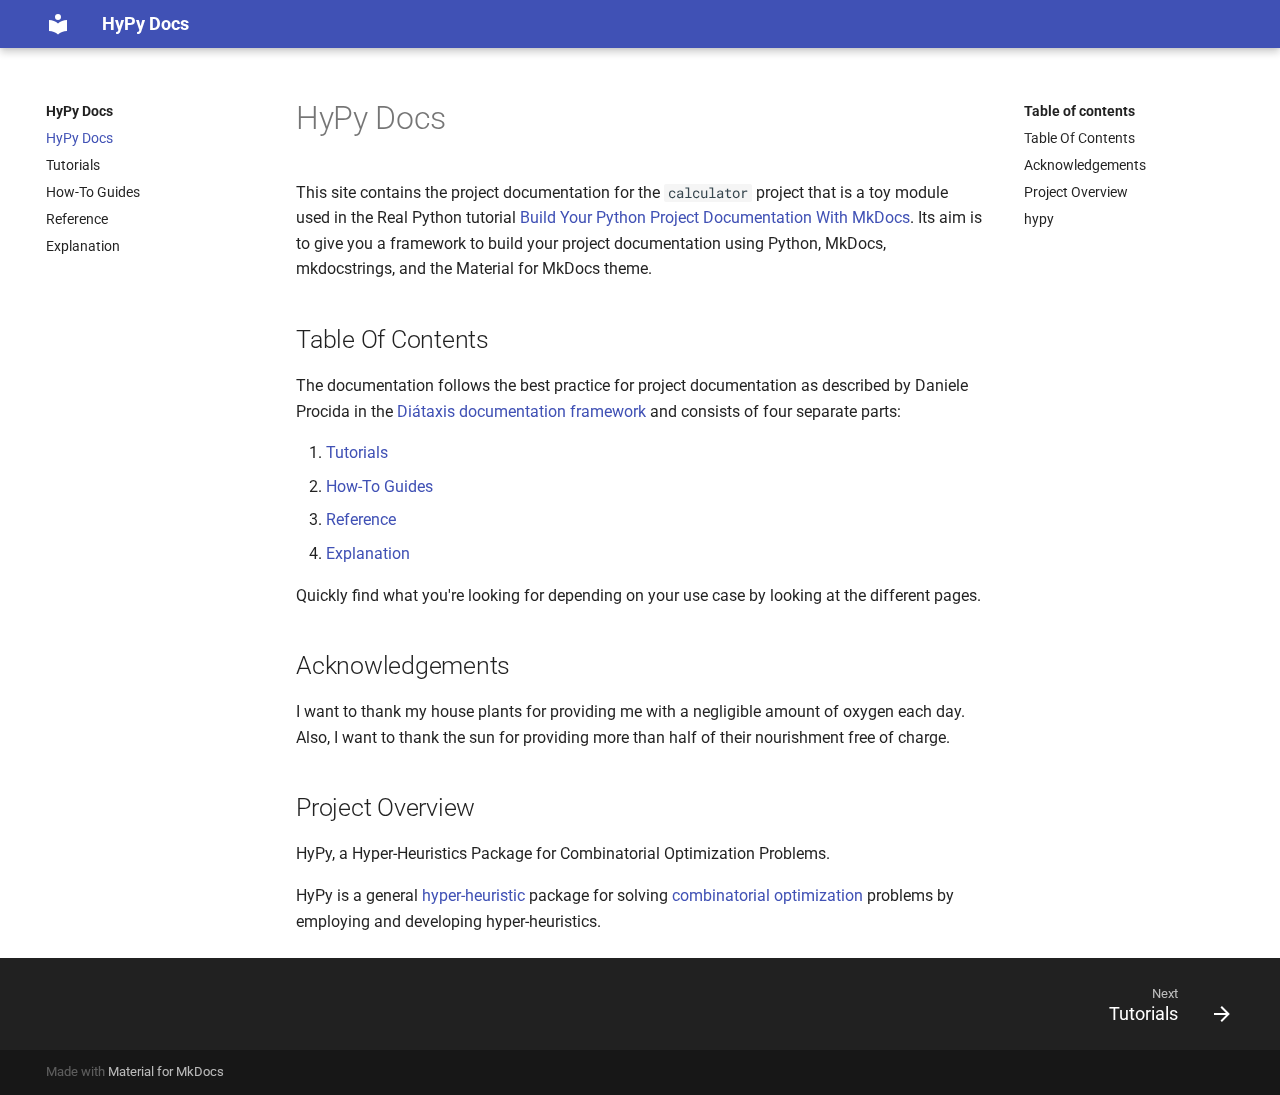
<file: index.html>
<!doctype html>
<html lang="en" class="no-js">
  <head>
    
      <meta charset="utf-8">
      <meta name="viewport" content="width=device-width,initial-scale=1">
      
      
      
      <link rel="icon" href="assets/images/favicon.png">
      <meta name="generator" content="mkdocs-1.4.2, mkdocs-material-8.5.8">
    
    
      
        <title>HyPy Docs</title>
      
    
    
      <link rel="stylesheet" href="assets/stylesheets/main.20d9efc8.min.css">
      
        
        <link rel="stylesheet" href="assets/stylesheets/palette.815d1a91.min.css">
        
      
      

    
    
    
      
        
        
        <link rel="preconnect" href="https://fonts.gstatic.com" crossorigin>
        <link rel="stylesheet" href="https://fonts.googleapis.com/css?family=Roboto:300,300i,400,400i,700,700i%7CRoboto+Mono:400,400i,700,700i&display=fallback">
        <style>:root{--md-text-font:"Roboto";--md-code-font:"Roboto Mono"}</style>
      
    
    
      <link rel="stylesheet" href="assets/_mkdocstrings.css">
    
    <script>__md_scope=new URL(".",location),__md_hash=e=>[...e].reduce((e,_)=>(e<<5)-e+_.charCodeAt(0),0),__md_get=(e,_=localStorage,t=__md_scope)=>JSON.parse(_.getItem(t.pathname+"."+e)),__md_set=(e,_,t=localStorage,a=__md_scope)=>{try{t.setItem(a.pathname+"."+e,JSON.stringify(_))}catch(e){}}</script>
    
      

    
    
    
  </head>
  
  
    
    
    
    
    
    <body dir="ltr" data-md-color-scheme="" data-md-color-primary="none" data-md-color-accent="none">
  
    
    
    <input class="md-toggle" data-md-toggle="drawer" type="checkbox" id="__drawer" autocomplete="off">
    <input class="md-toggle" data-md-toggle="search" type="checkbox" id="__search" autocomplete="off">
    <label class="md-overlay" for="__drawer"></label>
    <div data-md-component="skip">
      
        
        <a href="#table-of-contents" class="md-skip">
          Skip to content
        </a>
      
    </div>
    <div data-md-component="announce">
      
    </div>
    
    
      

<header class="md-header" data-md-component="header">
  <nav class="md-header__inner md-grid" aria-label="Header">
    <a href="." title="HyPy Docs" class="md-header__button md-logo" aria-label="HyPy Docs" data-md-component="logo">
      
  
  <svg xmlns="http://www.w3.org/2000/svg" viewBox="0 0 24 24"><path d="M12 8a3 3 0 0 0 3-3 3 3 0 0 0-3-3 3 3 0 0 0-3 3 3 3 0 0 0 3 3m0 3.54C9.64 9.35 6.5 8 3 8v11c3.5 0 6.64 1.35 9 3.54 2.36-2.19 5.5-3.54 9-3.54V8c-3.5 0-6.64 1.35-9 3.54Z"/></svg>

    </a>
    <label class="md-header__button md-icon" for="__drawer">
      <svg xmlns="http://www.w3.org/2000/svg" viewBox="0 0 24 24"><path d="M3 6h18v2H3V6m0 5h18v2H3v-2m0 5h18v2H3v-2Z"/></svg>
    </label>
    <div class="md-header__title" data-md-component="header-title">
      <div class="md-header__ellipsis">
        <div class="md-header__topic">
          <span class="md-ellipsis">
            HyPy Docs
          </span>
        </div>
        <div class="md-header__topic" data-md-component="header-topic">
          <span class="md-ellipsis">
            
              HyPy Docs
            
          </span>
        </div>
      </div>
    </div>
    
    
    
    
  </nav>
  
</header>
    
    <div class="md-container" data-md-component="container">
      
      
        
          
        
      
      <main class="md-main" data-md-component="main">
        <div class="md-main__inner md-grid">
          
            
              
              <div class="md-sidebar md-sidebar--primary" data-md-component="sidebar" data-md-type="navigation" >
                <div class="md-sidebar__scrollwrap">
                  <div class="md-sidebar__inner">
                    


<nav class="md-nav md-nav--primary" aria-label="Navigation" data-md-level="0">
  <label class="md-nav__title" for="__drawer">
    <a href="." title="HyPy Docs" class="md-nav__button md-logo" aria-label="HyPy Docs" data-md-component="logo">
      
  
  <svg xmlns="http://www.w3.org/2000/svg" viewBox="0 0 24 24"><path d="M12 8a3 3 0 0 0 3-3 3 3 0 0 0-3-3 3 3 0 0 0-3 3 3 3 0 0 0 3 3m0 3.54C9.64 9.35 6.5 8 3 8v11c3.5 0 6.64 1.35 9 3.54 2.36-2.19 5.5-3.54 9-3.54V8c-3.5 0-6.64 1.35-9 3.54Z"/></svg>

    </a>
    HyPy Docs
  </label>
  
  <ul class="md-nav__list" data-md-scrollfix>
    
      
      
      

  
  
    
  
  
    <li class="md-nav__item md-nav__item--active">
      
      <input class="md-nav__toggle md-toggle" data-md-toggle="toc" type="checkbox" id="__toc">
      
      
      
        <label class="md-nav__link md-nav__link--active" for="__toc">
          HyPy Docs
          <span class="md-nav__icon md-icon"></span>
        </label>
      
      <a href="." class="md-nav__link md-nav__link--active">
        HyPy Docs
      </a>
      
        

<nav class="md-nav md-nav--secondary" aria-label="Table of contents">
  
  
  
  
    <label class="md-nav__title" for="__toc">
      <span class="md-nav__icon md-icon"></span>
      Table of contents
    </label>
    <ul class="md-nav__list" data-md-component="toc" data-md-scrollfix>
      
        <li class="md-nav__item">
  <a href="#table-of-contents" class="md-nav__link">
    Table Of Contents
  </a>
  
</li>
      
        <li class="md-nav__item">
  <a href="#acknowledgements" class="md-nav__link">
    Acknowledgements
  </a>
  
</li>
      
        <li class="md-nav__item">
  <a href="#project-overview" class="md-nav__link">
    Project Overview
  </a>
  
</li>
      
        <li class="md-nav__item">
  <a href="#hypy" class="md-nav__link">
    hypy
  </a>
  
</li>
      
    </ul>
  
</nav>
      
    </li>
  

    
      
      
      

  
  
  
    <li class="md-nav__item">
      <a href="tutorials/" class="md-nav__link">
        Tutorials
      </a>
    </li>
  

    
      
      
      

  
  
  
    <li class="md-nav__item">
      <a href="how-to-guides/" class="md-nav__link">
        How-To Guides
      </a>
    </li>
  

    
      
      
      

  
  
  
    <li class="md-nav__item">
      <a href="reference/" class="md-nav__link">
        Reference
      </a>
    </li>
  

    
      
      
      

  
  
  
    <li class="md-nav__item">
      <a href="explanation/" class="md-nav__link">
        Explanation
      </a>
    </li>
  

    
  </ul>
</nav>
                  </div>
                </div>
              </div>
            
            
              
              <div class="md-sidebar md-sidebar--secondary" data-md-component="sidebar" data-md-type="toc" >
                <div class="md-sidebar__scrollwrap">
                  <div class="md-sidebar__inner">
                    

<nav class="md-nav md-nav--secondary" aria-label="Table of contents">
  
  
  
  
    <label class="md-nav__title" for="__toc">
      <span class="md-nav__icon md-icon"></span>
      Table of contents
    </label>
    <ul class="md-nav__list" data-md-component="toc" data-md-scrollfix>
      
        <li class="md-nav__item">
  <a href="#table-of-contents" class="md-nav__link">
    Table Of Contents
  </a>
  
</li>
      
        <li class="md-nav__item">
  <a href="#acknowledgements" class="md-nav__link">
    Acknowledgements
  </a>
  
</li>
      
        <li class="md-nav__item">
  <a href="#project-overview" class="md-nav__link">
    Project Overview
  </a>
  
</li>
      
        <li class="md-nav__item">
  <a href="#hypy" class="md-nav__link">
    hypy
  </a>
  
</li>
      
    </ul>
  
</nav>
                  </div>
                </div>
              </div>
            
          
          
            <div class="md-content" data-md-component="content">
              <article class="md-content__inner md-typeset">
                
                  


  <h1>HyPy Docs</h1>

<p>This site contains the project documentation for the
<code>calculator</code> project that is a toy module used in the
Real Python tutorial
<a href="https://realpython.com/python-project-documentation-with-mkdocs/">Build Your Python Project Documentation With MkDocs</a>.
Its aim is to give you a framework to build your
project documentation using Python, MkDocs,
mkdocstrings, and the Material for MkDocs theme.</p>
<h2 id="table-of-contents">Table Of Contents</h2>
<p>The documentation follows the best practice for
project documentation as described by Daniele Procida
in the <a href="https://diataxis.fr/">Diátaxis documentation framework</a>
and consists of four separate parts:</p>
<ol>
<li><a href="tutorials/">Tutorials</a></li>
<li><a href="how-to-guides/">How-To Guides</a></li>
<li><a href="reference/">Reference</a></li>
<li><a href="explanation/">Explanation</a></li>
</ol>
<p>Quickly find what you're looking for depending on
your use case by looking at the different pages.</p>
<h2 id="acknowledgements">Acknowledgements</h2>
<p>I want to thank my house plants for providing me with
a negligible amount of oxygen each day. Also, I want
to thank the sun for providing more than half of their
nourishment free of charge.</p>
<h2 id="project-overview">Project Overview</h2>


<div class="doc doc-object doc-module">


<a id="hypy"></a>
  <div class="doc doc-contents first">
  
      <p>HyPy, a Hyper-Heuristics Package for Combinatorial Optimization Problems.</p>
<p>HyPy is a general <a href="https://en.wikipedia.org/wiki/Hyper-heuristic">hyper-heuristic</a>
package for solving <a href="https://en.wikipedia.org/wiki/Combinatorial_optimization">combinatorial optimization</a>
problems by employing and developing hyper-heuristics.</p>

  

  <div class="doc doc-children">











  </div>

  </div>

</div>





                
              </article>
            </div>
          
          
        </div>
        
      </main>
      
        <footer class="md-footer">
  
    
    <nav class="md-footer__inner md-grid" aria-label="Footer" >
      
      
        
        <a href="tutorials/" class="md-footer__link md-footer__link--next" aria-label="Next: Tutorials" rel="next">
          <div class="md-footer__title">
            <div class="md-ellipsis">
              <span class="md-footer__direction">
                Next
              </span>
              Tutorials
            </div>
          </div>
          <div class="md-footer__button md-icon">
            <svg xmlns="http://www.w3.org/2000/svg" viewBox="0 0 24 24"><path d="M4 11v2h12l-5.5 5.5 1.42 1.42L19.84 12l-7.92-7.92L10.5 5.5 16 11H4Z"/></svg>
          </div>
        </a>
      
    </nav>
  
  <div class="md-footer-meta md-typeset">
    <div class="md-footer-meta__inner md-grid">
      <div class="md-copyright">
  
  
    Made with
    <a href="https://squidfunk.github.io/mkdocs-material/" target="_blank" rel="noopener">
      Material for MkDocs
    </a>
  
</div>
      
    </div>
  </div>
</footer>
      
    </div>
    <div class="md-dialog" data-md-component="dialog">
      <div class="md-dialog__inner md-typeset"></div>
    </div>
    
    <script id="__config" type="application/json">{"base": ".", "features": [], "search": "assets/javascripts/workers/search.16e2a7d4.min.js", "translations": {"clipboard.copied": "Copied to clipboard", "clipboard.copy": "Copy to clipboard", "search.config.lang": "en", "search.config.pipeline": "trimmer, stopWordFilter", "search.config.separator": "[\\s\\-]+", "search.placeholder": "Search", "search.result.more.one": "1 more on this page", "search.result.more.other": "# more on this page", "search.result.none": "No matching documents", "search.result.one": "1 matching document", "search.result.other": "# matching documents", "search.result.placeholder": "Type to start searching", "search.result.term.missing": "Missing", "select.version.title": "Select version"}}</script>
    
    
      <script src="assets/javascripts/bundle.d6c3db9e.min.js"></script>
      
    
  </body>
</html>
</file>
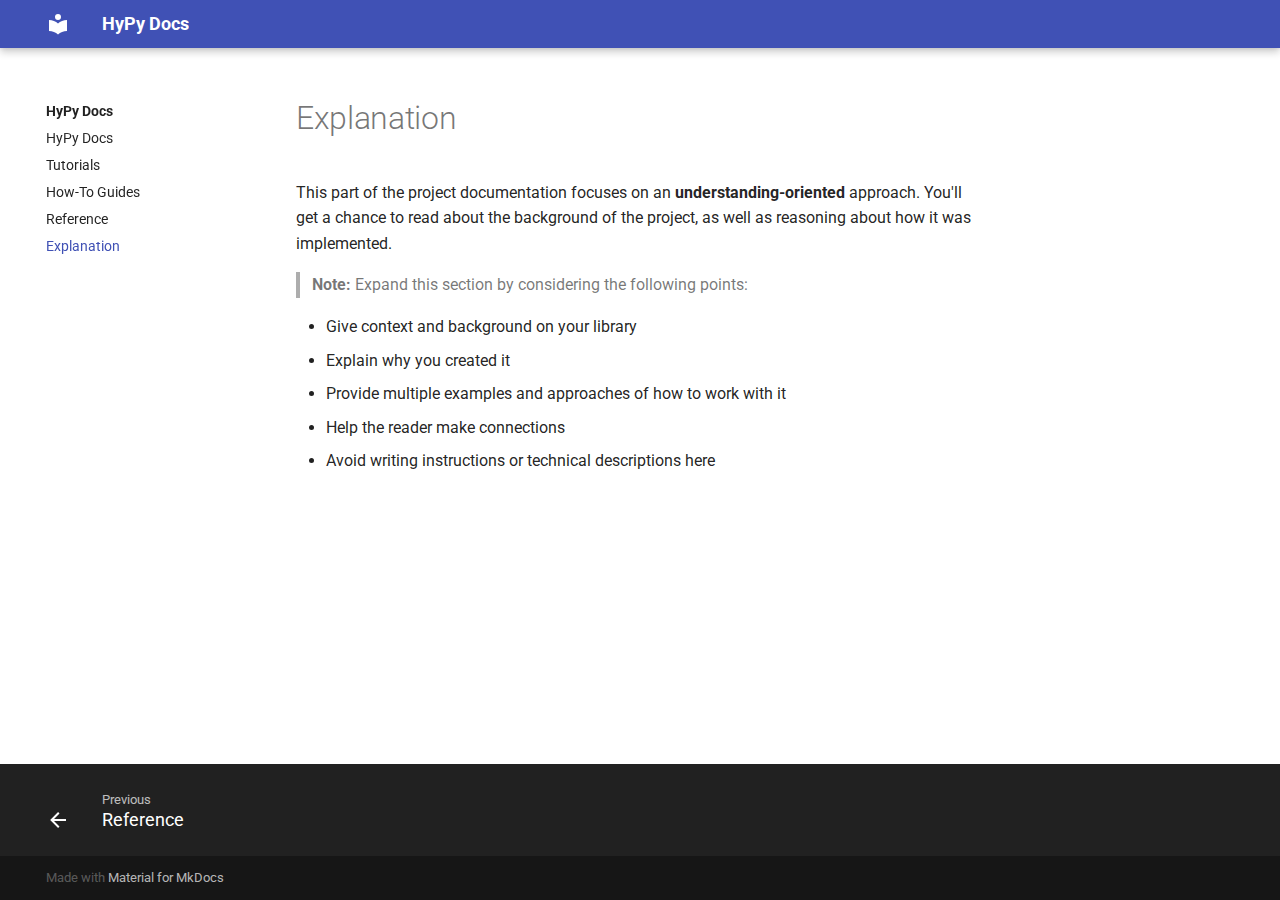
<file: explanation/index.html>
<!doctype html>
<html lang="en" class="no-js">
  <head>
    
      <meta charset="utf-8">
      <meta name="viewport" content="width=device-width,initial-scale=1">
      
      
      
      <link rel="icon" href="../assets/images/favicon.png">
      <meta name="generator" content="mkdocs-1.4.2, mkdocs-material-8.5.8">
    
    
      
        <title>Explanation - HyPy Docs</title>
      
    
    
      <link rel="stylesheet" href="../assets/stylesheets/main.20d9efc8.min.css">
      
        
        <link rel="stylesheet" href="../assets/stylesheets/palette.815d1a91.min.css">
        
      
      

    
    
    
      
        
        
        <link rel="preconnect" href="https://fonts.gstatic.com" crossorigin>
        <link rel="stylesheet" href="https://fonts.googleapis.com/css?family=Roboto:300,300i,400,400i,700,700i%7CRoboto+Mono:400,400i,700,700i&display=fallback">
        <style>:root{--md-text-font:"Roboto";--md-code-font:"Roboto Mono"}</style>
      
    
    
      <link rel="stylesheet" href="../assets/_mkdocstrings.css">
    
    <script>__md_scope=new URL("..",location),__md_hash=e=>[...e].reduce((e,_)=>(e<<5)-e+_.charCodeAt(0),0),__md_get=(e,_=localStorage,t=__md_scope)=>JSON.parse(_.getItem(t.pathname+"."+e)),__md_set=(e,_,t=localStorage,a=__md_scope)=>{try{t.setItem(a.pathname+"."+e,JSON.stringify(_))}catch(e){}}</script>
    
      

    
    
    
  </head>
  
  
    
    
    
    
    
    <body dir="ltr" data-md-color-scheme="" data-md-color-primary="none" data-md-color-accent="none">
  
    
    
    <input class="md-toggle" data-md-toggle="drawer" type="checkbox" id="__drawer" autocomplete="off">
    <input class="md-toggle" data-md-toggle="search" type="checkbox" id="__search" autocomplete="off">
    <label class="md-overlay" for="__drawer"></label>
    <div data-md-component="skip">
      
    </div>
    <div data-md-component="announce">
      
    </div>
    
    
      

<header class="md-header" data-md-component="header">
  <nav class="md-header__inner md-grid" aria-label="Header">
    <a href=".." title="HyPy Docs" class="md-header__button md-logo" aria-label="HyPy Docs" data-md-component="logo">
      
  
  <svg xmlns="http://www.w3.org/2000/svg" viewBox="0 0 24 24"><path d="M12 8a3 3 0 0 0 3-3 3 3 0 0 0-3-3 3 3 0 0 0-3 3 3 3 0 0 0 3 3m0 3.54C9.64 9.35 6.5 8 3 8v11c3.5 0 6.64 1.35 9 3.54 2.36-2.19 5.5-3.54 9-3.54V8c-3.5 0-6.64 1.35-9 3.54Z"/></svg>

    </a>
    <label class="md-header__button md-icon" for="__drawer">
      <svg xmlns="http://www.w3.org/2000/svg" viewBox="0 0 24 24"><path d="M3 6h18v2H3V6m0 5h18v2H3v-2m0 5h18v2H3v-2Z"/></svg>
    </label>
    <div class="md-header__title" data-md-component="header-title">
      <div class="md-header__ellipsis">
        <div class="md-header__topic">
          <span class="md-ellipsis">
            HyPy Docs
          </span>
        </div>
        <div class="md-header__topic" data-md-component="header-topic">
          <span class="md-ellipsis">
            
              Explanation
            
          </span>
        </div>
      </div>
    </div>
    
    
    
    
  </nav>
  
</header>
    
    <div class="md-container" data-md-component="container">
      
      
        
          
        
      
      <main class="md-main" data-md-component="main">
        <div class="md-main__inner md-grid">
          
            
              
              <div class="md-sidebar md-sidebar--primary" data-md-component="sidebar" data-md-type="navigation" >
                <div class="md-sidebar__scrollwrap">
                  <div class="md-sidebar__inner">
                    


<nav class="md-nav md-nav--primary" aria-label="Navigation" data-md-level="0">
  <label class="md-nav__title" for="__drawer">
    <a href=".." title="HyPy Docs" class="md-nav__button md-logo" aria-label="HyPy Docs" data-md-component="logo">
      
  
  <svg xmlns="http://www.w3.org/2000/svg" viewBox="0 0 24 24"><path d="M12 8a3 3 0 0 0 3-3 3 3 0 0 0-3-3 3 3 0 0 0-3 3 3 3 0 0 0 3 3m0 3.54C9.64 9.35 6.5 8 3 8v11c3.5 0 6.64 1.35 9 3.54 2.36-2.19 5.5-3.54 9-3.54V8c-3.5 0-6.64 1.35-9 3.54Z"/></svg>

    </a>
    HyPy Docs
  </label>
  
  <ul class="md-nav__list" data-md-scrollfix>
    
      
      
      

  
  
  
    <li class="md-nav__item">
      <a href=".." class="md-nav__link">
        HyPy Docs
      </a>
    </li>
  

    
      
      
      

  
  
  
    <li class="md-nav__item">
      <a href="../tutorials/" class="md-nav__link">
        Tutorials
      </a>
    </li>
  

    
      
      
      

  
  
  
    <li class="md-nav__item">
      <a href="../how-to-guides/" class="md-nav__link">
        How-To Guides
      </a>
    </li>
  

    
      
      
      

  
  
  
    <li class="md-nav__item">
      <a href="../reference/" class="md-nav__link">
        Reference
      </a>
    </li>
  

    
      
      
      

  
  
    
  
  
    <li class="md-nav__item md-nav__item--active">
      
      <input class="md-nav__toggle md-toggle" data-md-toggle="toc" type="checkbox" id="__toc">
      
      
      
      <a href="./" class="md-nav__link md-nav__link--active">
        Explanation
      </a>
      
    </li>
  

    
  </ul>
</nav>
                  </div>
                </div>
              </div>
            
            
              
              <div class="md-sidebar md-sidebar--secondary" data-md-component="sidebar" data-md-type="toc" >
                <div class="md-sidebar__scrollwrap">
                  <div class="md-sidebar__inner">
                    

<nav class="md-nav md-nav--secondary" aria-label="Table of contents">
  
  
  
  
</nav>
                  </div>
                </div>
              </div>
            
          
          
            <div class="md-content" data-md-component="content">
              <article class="md-content__inner md-typeset">
                
                  


  <h1>Explanation</h1>

<p>This part of the project documentation focuses on an
<strong>understanding-oriented</strong> approach. You'll get a
chance to read about the background of the project,
as well as reasoning about how it was implemented.</p>
<blockquote>
<p><strong>Note:</strong> Expand this section by considering the
following points:</p>
</blockquote>
<ul>
<li>Give context and background on your library</li>
<li>Explain why you created it</li>
<li>Provide multiple examples and approaches of how
    to work with it</li>
<li>Help the reader make connections</li>
<li>Avoid writing instructions or technical descriptions
    here</li>
</ul>





                
              </article>
            </div>
          
          
        </div>
        
      </main>
      
        <footer class="md-footer">
  
    
    <nav class="md-footer__inner md-grid" aria-label="Footer" >
      
        
        <a href="../reference/" class="md-footer__link md-footer__link--prev" aria-label="Previous: Reference" rel="prev">
          <div class="md-footer__button md-icon">
            <svg xmlns="http://www.w3.org/2000/svg" viewBox="0 0 24 24"><path d="M20 11v2H8l5.5 5.5-1.42 1.42L4.16 12l7.92-7.92L13.5 5.5 8 11h12Z"/></svg>
          </div>
          <div class="md-footer__title">
            <div class="md-ellipsis">
              <span class="md-footer__direction">
                Previous
              </span>
              Reference
            </div>
          </div>
        </a>
      
      
    </nav>
  
  <div class="md-footer-meta md-typeset">
    <div class="md-footer-meta__inner md-grid">
      <div class="md-copyright">
  
  
    Made with
    <a href="https://squidfunk.github.io/mkdocs-material/" target="_blank" rel="noopener">
      Material for MkDocs
    </a>
  
</div>
      
    </div>
  </div>
</footer>
      
    </div>
    <div class="md-dialog" data-md-component="dialog">
      <div class="md-dialog__inner md-typeset"></div>
    </div>
    
    <script id="__config" type="application/json">{"base": "..", "features": [], "search": "../assets/javascripts/workers/search.16e2a7d4.min.js", "translations": {"clipboard.copied": "Copied to clipboard", "clipboard.copy": "Copy to clipboard", "search.config.lang": "en", "search.config.pipeline": "trimmer, stopWordFilter", "search.config.separator": "[\\s\\-]+", "search.placeholder": "Search", "search.result.more.one": "1 more on this page", "search.result.more.other": "# more on this page", "search.result.none": "No matching documents", "search.result.one": "1 matching document", "search.result.other": "# matching documents", "search.result.placeholder": "Type to start searching", "search.result.term.missing": "Missing", "select.version.title": "Select version"}}</script>
    
    
      <script src="../assets/javascripts/bundle.d6c3db9e.min.js"></script>
      
    
  </body>
</html>
</file>
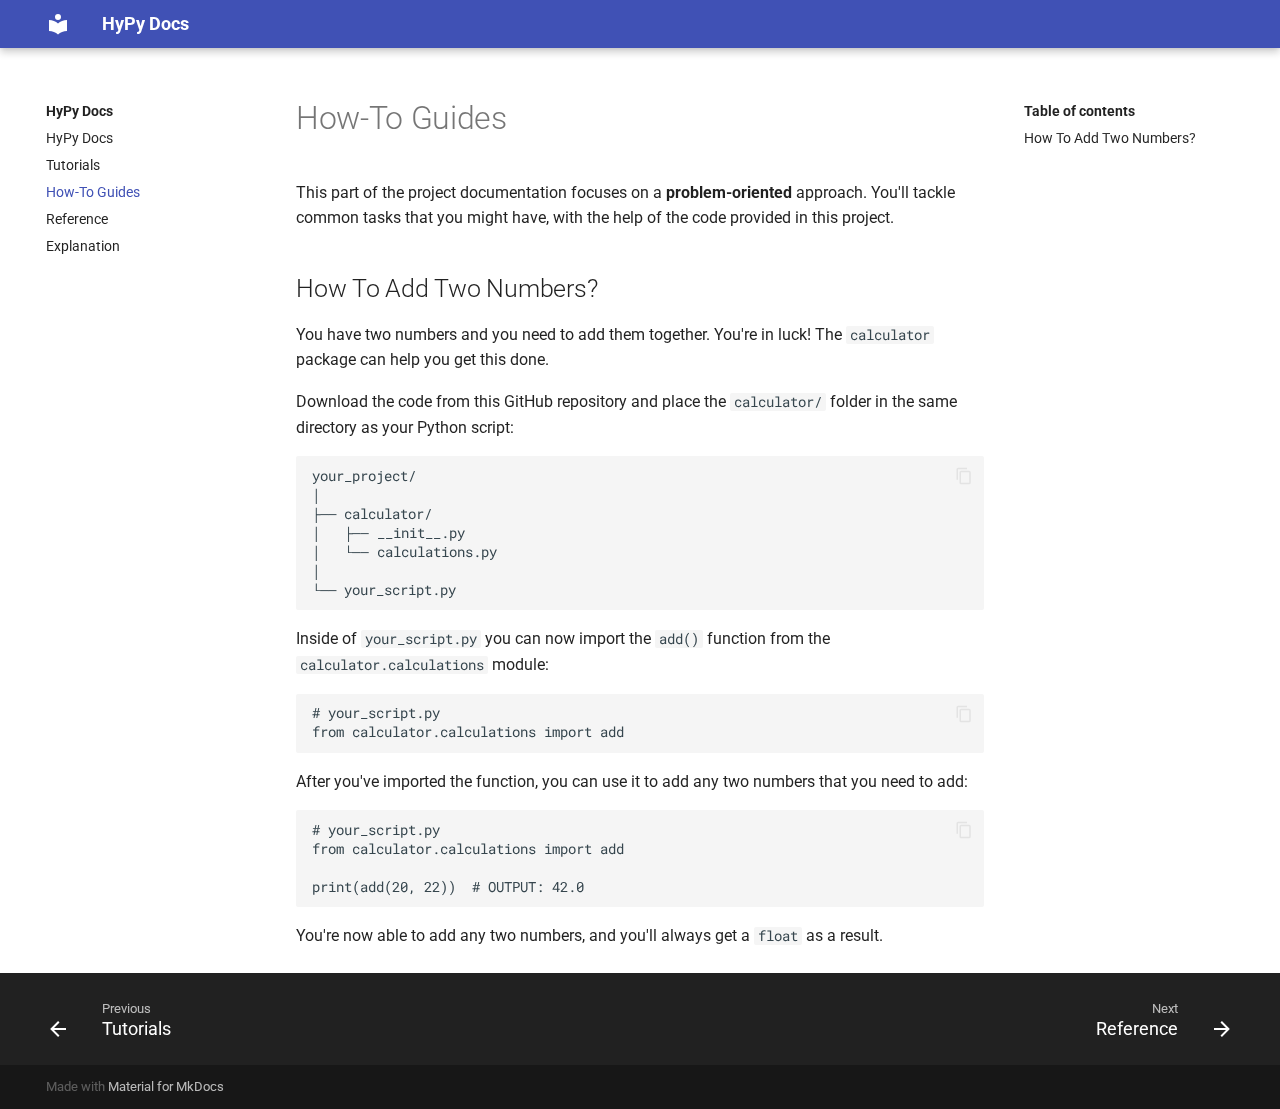
<file: how-to-guides/index.html>
<!doctype html>
<html lang="en" class="no-js">
  <head>
    
      <meta charset="utf-8">
      <meta name="viewport" content="width=device-width,initial-scale=1">
      
      
      
      <link rel="icon" href="../assets/images/favicon.png">
      <meta name="generator" content="mkdocs-1.4.2, mkdocs-material-8.5.8">
    
    
      
        <title>How-To Guides - HyPy Docs</title>
      
    
    
      <link rel="stylesheet" href="../assets/stylesheets/main.20d9efc8.min.css">
      
        
        <link rel="stylesheet" href="../assets/stylesheets/palette.815d1a91.min.css">
        
      
      

    
    
    
      
        
        
        <link rel="preconnect" href="https://fonts.gstatic.com" crossorigin>
        <link rel="stylesheet" href="https://fonts.googleapis.com/css?family=Roboto:300,300i,400,400i,700,700i%7CRoboto+Mono:400,400i,700,700i&display=fallback">
        <style>:root{--md-text-font:"Roboto";--md-code-font:"Roboto Mono"}</style>
      
    
    
      <link rel="stylesheet" href="../assets/_mkdocstrings.css">
    
    <script>__md_scope=new URL("..",location),__md_hash=e=>[...e].reduce((e,_)=>(e<<5)-e+_.charCodeAt(0),0),__md_get=(e,_=localStorage,t=__md_scope)=>JSON.parse(_.getItem(t.pathname+"."+e)),__md_set=(e,_,t=localStorage,a=__md_scope)=>{try{t.setItem(a.pathname+"."+e,JSON.stringify(_))}catch(e){}}</script>
    
      

    
    
    
  </head>
  
  
    
    
    
    
    
    <body dir="ltr" data-md-color-scheme="" data-md-color-primary="none" data-md-color-accent="none">
  
    
    
    <input class="md-toggle" data-md-toggle="drawer" type="checkbox" id="__drawer" autocomplete="off">
    <input class="md-toggle" data-md-toggle="search" type="checkbox" id="__search" autocomplete="off">
    <label class="md-overlay" for="__drawer"></label>
    <div data-md-component="skip">
      
        
        <a href="#how-to-add-two-numbers" class="md-skip">
          Skip to content
        </a>
      
    </div>
    <div data-md-component="announce">
      
    </div>
    
    
      

<header class="md-header" data-md-component="header">
  <nav class="md-header__inner md-grid" aria-label="Header">
    <a href=".." title="HyPy Docs" class="md-header__button md-logo" aria-label="HyPy Docs" data-md-component="logo">
      
  
  <svg xmlns="http://www.w3.org/2000/svg" viewBox="0 0 24 24"><path d="M12 8a3 3 0 0 0 3-3 3 3 0 0 0-3-3 3 3 0 0 0-3 3 3 3 0 0 0 3 3m0 3.54C9.64 9.35 6.5 8 3 8v11c3.5 0 6.64 1.35 9 3.54 2.36-2.19 5.5-3.54 9-3.54V8c-3.5 0-6.64 1.35-9 3.54Z"/></svg>

    </a>
    <label class="md-header__button md-icon" for="__drawer">
      <svg xmlns="http://www.w3.org/2000/svg" viewBox="0 0 24 24"><path d="M3 6h18v2H3V6m0 5h18v2H3v-2m0 5h18v2H3v-2Z"/></svg>
    </label>
    <div class="md-header__title" data-md-component="header-title">
      <div class="md-header__ellipsis">
        <div class="md-header__topic">
          <span class="md-ellipsis">
            HyPy Docs
          </span>
        </div>
        <div class="md-header__topic" data-md-component="header-topic">
          <span class="md-ellipsis">
            
              How-To Guides
            
          </span>
        </div>
      </div>
    </div>
    
    
    
    
  </nav>
  
</header>
    
    <div class="md-container" data-md-component="container">
      
      
        
          
        
      
      <main class="md-main" data-md-component="main">
        <div class="md-main__inner md-grid">
          
            
              
              <div class="md-sidebar md-sidebar--primary" data-md-component="sidebar" data-md-type="navigation" >
                <div class="md-sidebar__scrollwrap">
                  <div class="md-sidebar__inner">
                    


<nav class="md-nav md-nav--primary" aria-label="Navigation" data-md-level="0">
  <label class="md-nav__title" for="__drawer">
    <a href=".." title="HyPy Docs" class="md-nav__button md-logo" aria-label="HyPy Docs" data-md-component="logo">
      
  
  <svg xmlns="http://www.w3.org/2000/svg" viewBox="0 0 24 24"><path d="M12 8a3 3 0 0 0 3-3 3 3 0 0 0-3-3 3 3 0 0 0-3 3 3 3 0 0 0 3 3m0 3.54C9.64 9.35 6.5 8 3 8v11c3.5 0 6.64 1.35 9 3.54 2.36-2.19 5.5-3.54 9-3.54V8c-3.5 0-6.64 1.35-9 3.54Z"/></svg>

    </a>
    HyPy Docs
  </label>
  
  <ul class="md-nav__list" data-md-scrollfix>
    
      
      
      

  
  
  
    <li class="md-nav__item">
      <a href=".." class="md-nav__link">
        HyPy Docs
      </a>
    </li>
  

    
      
      
      

  
  
  
    <li class="md-nav__item">
      <a href="../tutorials/" class="md-nav__link">
        Tutorials
      </a>
    </li>
  

    
      
      
      

  
  
    
  
  
    <li class="md-nav__item md-nav__item--active">
      
      <input class="md-nav__toggle md-toggle" data-md-toggle="toc" type="checkbox" id="__toc">
      
      
      
        <label class="md-nav__link md-nav__link--active" for="__toc">
          How-To Guides
          <span class="md-nav__icon md-icon"></span>
        </label>
      
      <a href="./" class="md-nav__link md-nav__link--active">
        How-To Guides
      </a>
      
        

<nav class="md-nav md-nav--secondary" aria-label="Table of contents">
  
  
  
  
    <label class="md-nav__title" for="__toc">
      <span class="md-nav__icon md-icon"></span>
      Table of contents
    </label>
    <ul class="md-nav__list" data-md-component="toc" data-md-scrollfix>
      
        <li class="md-nav__item">
  <a href="#how-to-add-two-numbers" class="md-nav__link">
    How To Add Two Numbers?
  </a>
  
</li>
      
    </ul>
  
</nav>
      
    </li>
  

    
      
      
      

  
  
  
    <li class="md-nav__item">
      <a href="../reference/" class="md-nav__link">
        Reference
      </a>
    </li>
  

    
      
      
      

  
  
  
    <li class="md-nav__item">
      <a href="../explanation/" class="md-nav__link">
        Explanation
      </a>
    </li>
  

    
  </ul>
</nav>
                  </div>
                </div>
              </div>
            
            
              
              <div class="md-sidebar md-sidebar--secondary" data-md-component="sidebar" data-md-type="toc" >
                <div class="md-sidebar__scrollwrap">
                  <div class="md-sidebar__inner">
                    

<nav class="md-nav md-nav--secondary" aria-label="Table of contents">
  
  
  
  
    <label class="md-nav__title" for="__toc">
      <span class="md-nav__icon md-icon"></span>
      Table of contents
    </label>
    <ul class="md-nav__list" data-md-component="toc" data-md-scrollfix>
      
        <li class="md-nav__item">
  <a href="#how-to-add-two-numbers" class="md-nav__link">
    How To Add Two Numbers?
  </a>
  
</li>
      
    </ul>
  
</nav>
                  </div>
                </div>
              </div>
            
          
          
            <div class="md-content" data-md-component="content">
              <article class="md-content__inner md-typeset">
                
                  


  <h1>How-To Guides</h1>

<p>This part of the project documentation focuses on a
<strong>problem-oriented</strong> approach. You'll tackle common
tasks that you might have, with the help of the code
provided in this project.</p>
<h2 id="how-to-add-two-numbers">How To Add Two Numbers?</h2>
<p>You have two numbers and you need to add them together.
You're in luck! The <code>calculator</code> package can help you
get this done.</p>
<p>Download the code from this GitHub repository and place
the <code>calculator/</code> folder in the same directory as your
Python script:</p>
<pre><code>your_project/
│
├── calculator/
│   ├── __init__.py
│   └── calculations.py
│
└── your_script.py
</code></pre>
<p>Inside of <code>your_script.py</code> you can now import the
<code>add()</code> function from the <code>calculator.calculations</code>
module:</p>
<pre><code># your_script.py
from calculator.calculations import add
</code></pre>
<p>After you've imported the function, you can use it
to add any two numbers that you need to add:</p>
<pre><code># your_script.py
from calculator.calculations import add

print(add(20, 22))  # OUTPUT: 42.0
</code></pre>
<p>You're now able to add any two numbers, and you'll
always get a <code>float</code> as a result.</p>





                
              </article>
            </div>
          
          
        </div>
        
      </main>
      
        <footer class="md-footer">
  
    
    <nav class="md-footer__inner md-grid" aria-label="Footer" >
      
        
        <a href="../tutorials/" class="md-footer__link md-footer__link--prev" aria-label="Previous: Tutorials" rel="prev">
          <div class="md-footer__button md-icon">
            <svg xmlns="http://www.w3.org/2000/svg" viewBox="0 0 24 24"><path d="M20 11v2H8l5.5 5.5-1.42 1.42L4.16 12l7.92-7.92L13.5 5.5 8 11h12Z"/></svg>
          </div>
          <div class="md-footer__title">
            <div class="md-ellipsis">
              <span class="md-footer__direction">
                Previous
              </span>
              Tutorials
            </div>
          </div>
        </a>
      
      
        
        <a href="../reference/" class="md-footer__link md-footer__link--next" aria-label="Next: Reference" rel="next">
          <div class="md-footer__title">
            <div class="md-ellipsis">
              <span class="md-footer__direction">
                Next
              </span>
              Reference
            </div>
          </div>
          <div class="md-footer__button md-icon">
            <svg xmlns="http://www.w3.org/2000/svg" viewBox="0 0 24 24"><path d="M4 11v2h12l-5.5 5.5 1.42 1.42L19.84 12l-7.92-7.92L10.5 5.5 16 11H4Z"/></svg>
          </div>
        </a>
      
    </nav>
  
  <div class="md-footer-meta md-typeset">
    <div class="md-footer-meta__inner md-grid">
      <div class="md-copyright">
  
  
    Made with
    <a href="https://squidfunk.github.io/mkdocs-material/" target="_blank" rel="noopener">
      Material for MkDocs
    </a>
  
</div>
      
    </div>
  </div>
</footer>
      
    </div>
    <div class="md-dialog" data-md-component="dialog">
      <div class="md-dialog__inner md-typeset"></div>
    </div>
    
    <script id="__config" type="application/json">{"base": "..", "features": [], "search": "../assets/javascripts/workers/search.16e2a7d4.min.js", "translations": {"clipboard.copied": "Copied to clipboard", "clipboard.copy": "Copy to clipboard", "search.config.lang": "en", "search.config.pipeline": "trimmer, stopWordFilter", "search.config.separator": "[\\s\\-]+", "search.placeholder": "Search", "search.result.more.one": "1 more on this page", "search.result.more.other": "# more on this page", "search.result.none": "No matching documents", "search.result.one": "1 matching document", "search.result.other": "# matching documents", "search.result.placeholder": "Type to start searching", "search.result.term.missing": "Missing", "select.version.title": "Select version"}}</script>
    
    
      <script src="../assets/javascripts/bundle.d6c3db9e.min.js"></script>
      
    
  </body>
</html>
</file>
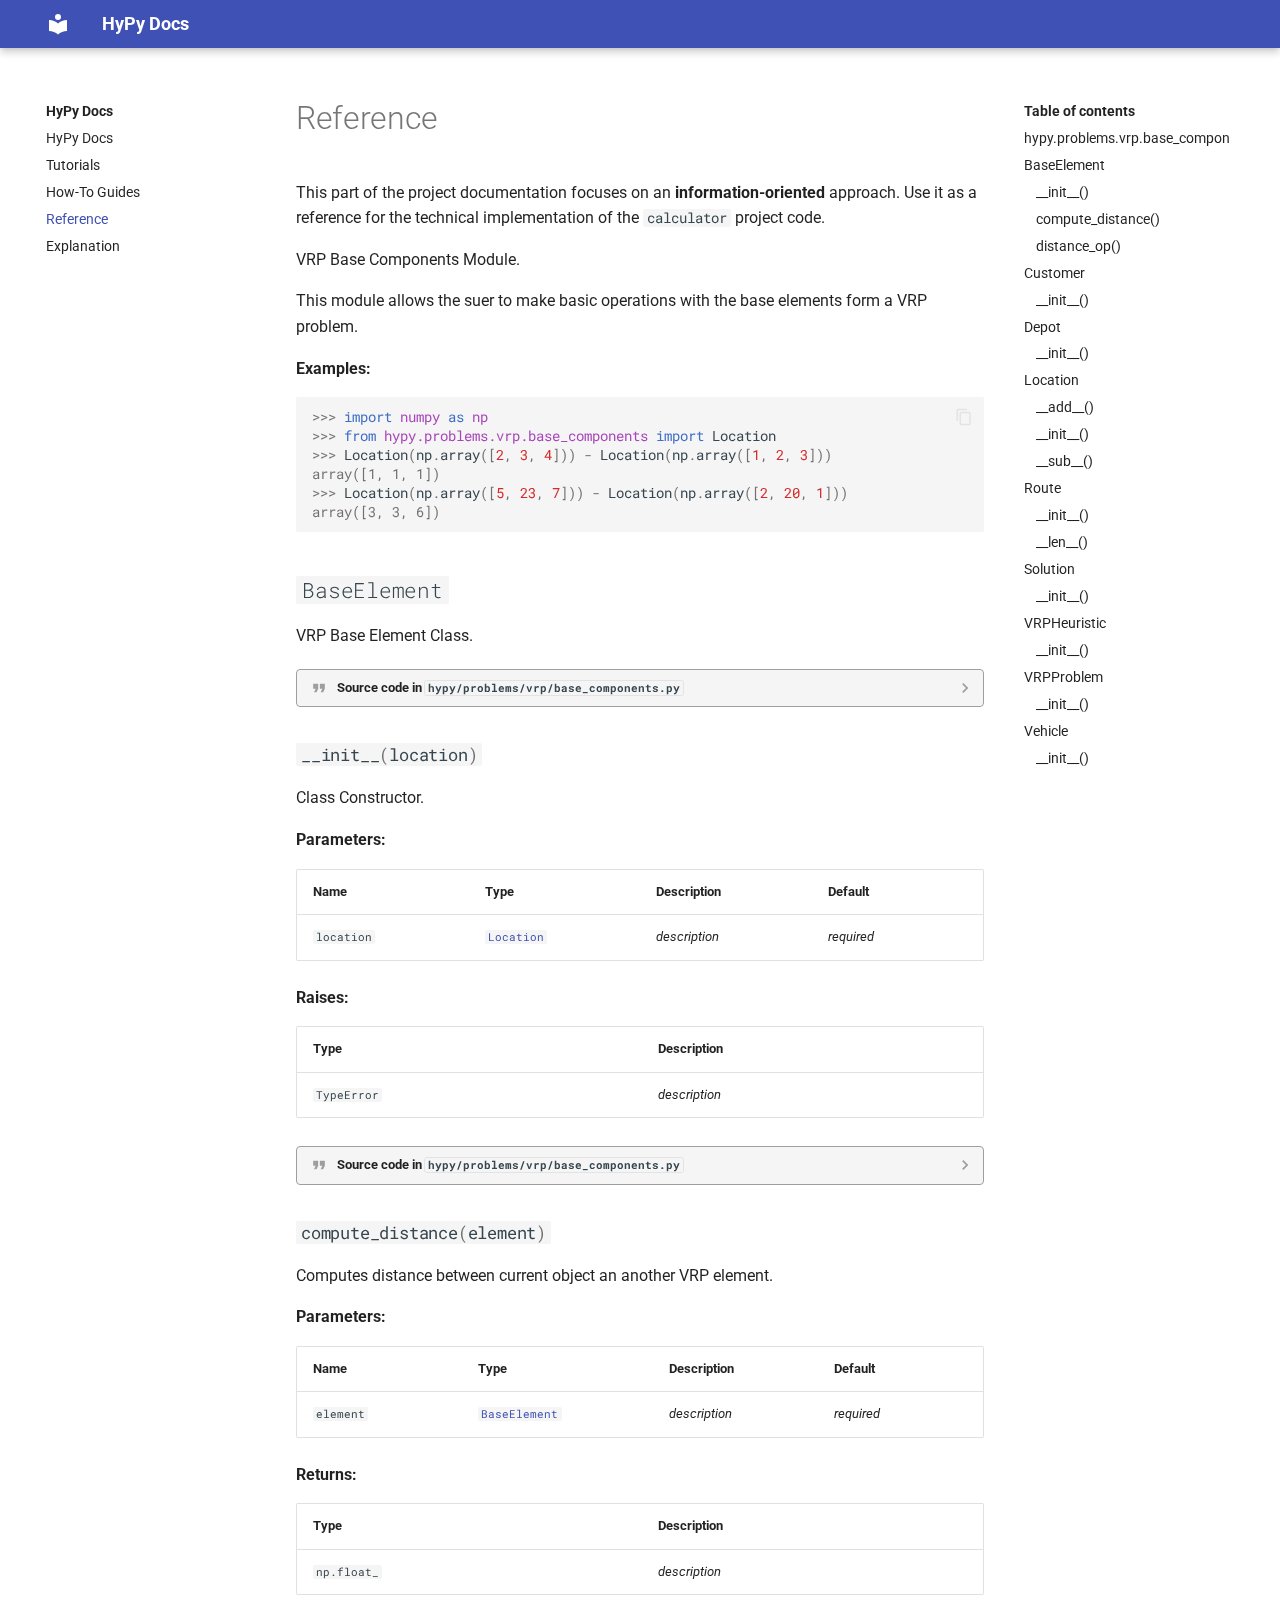
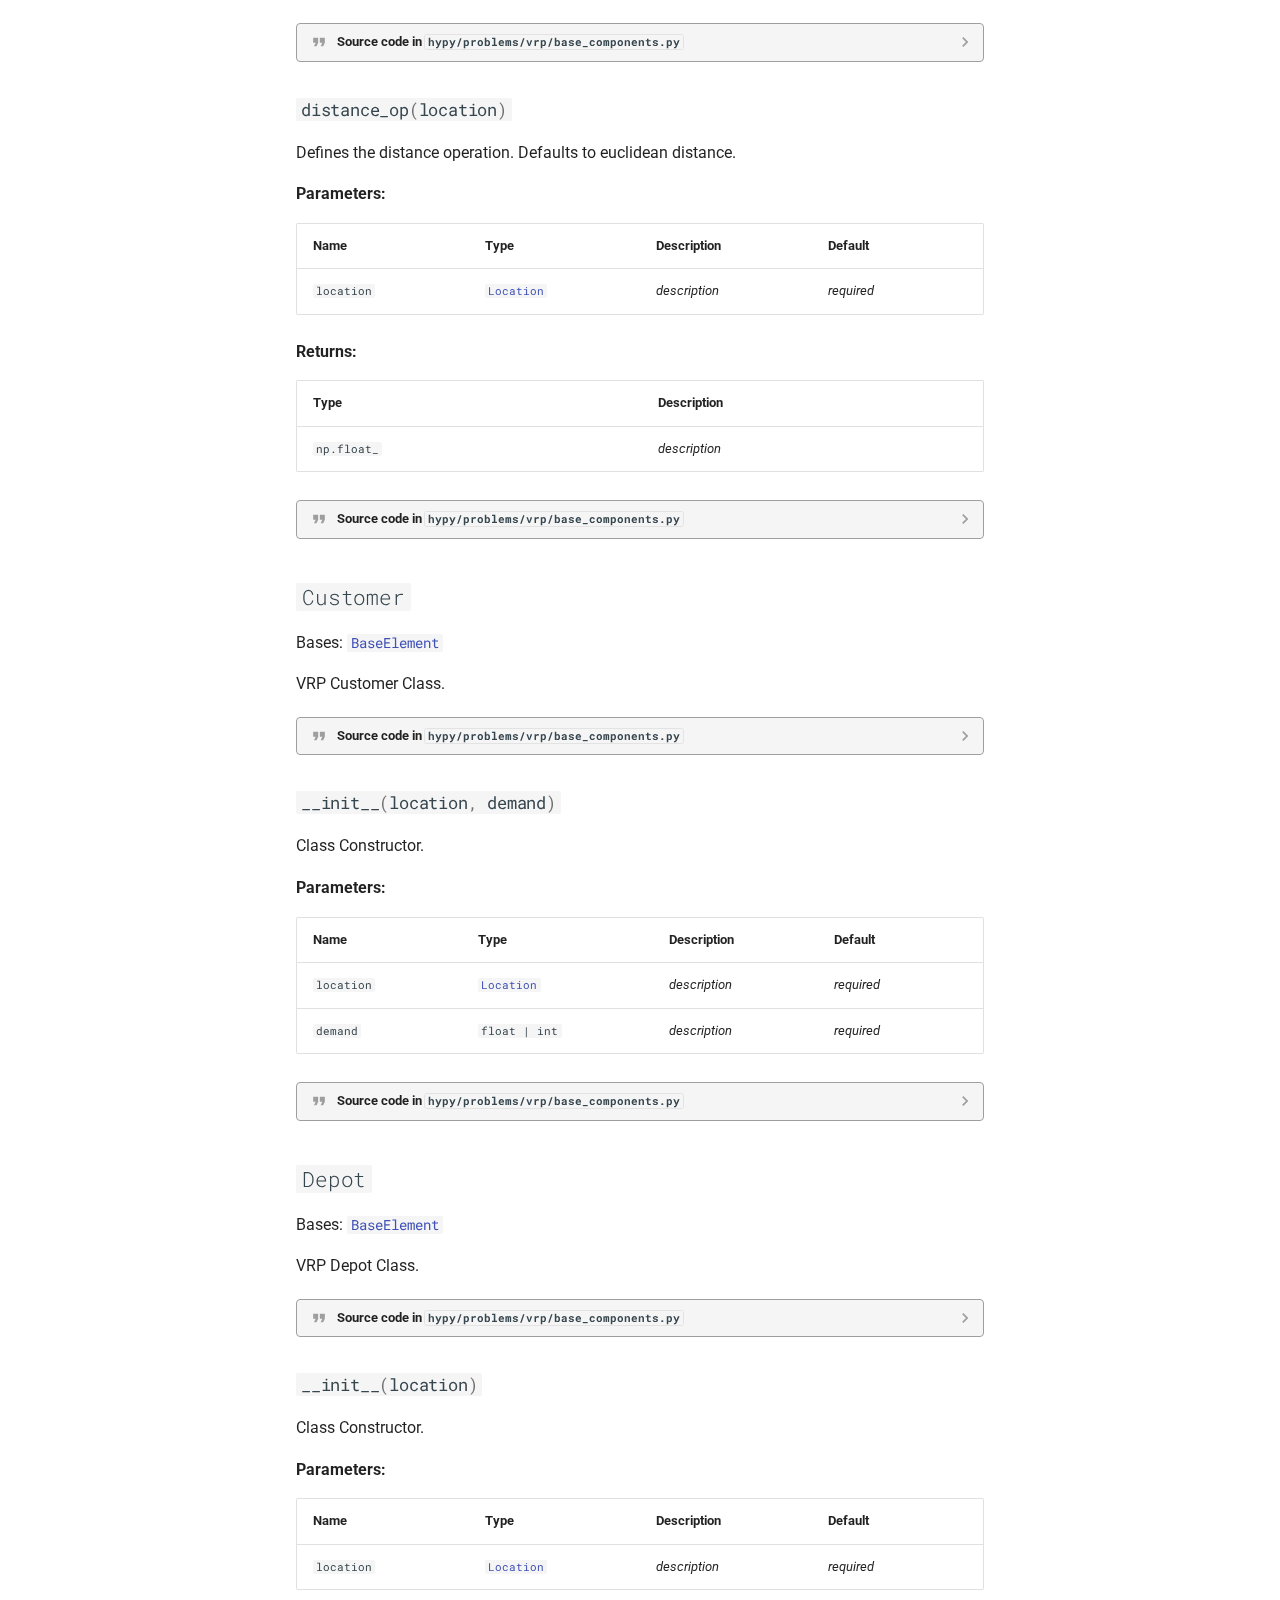
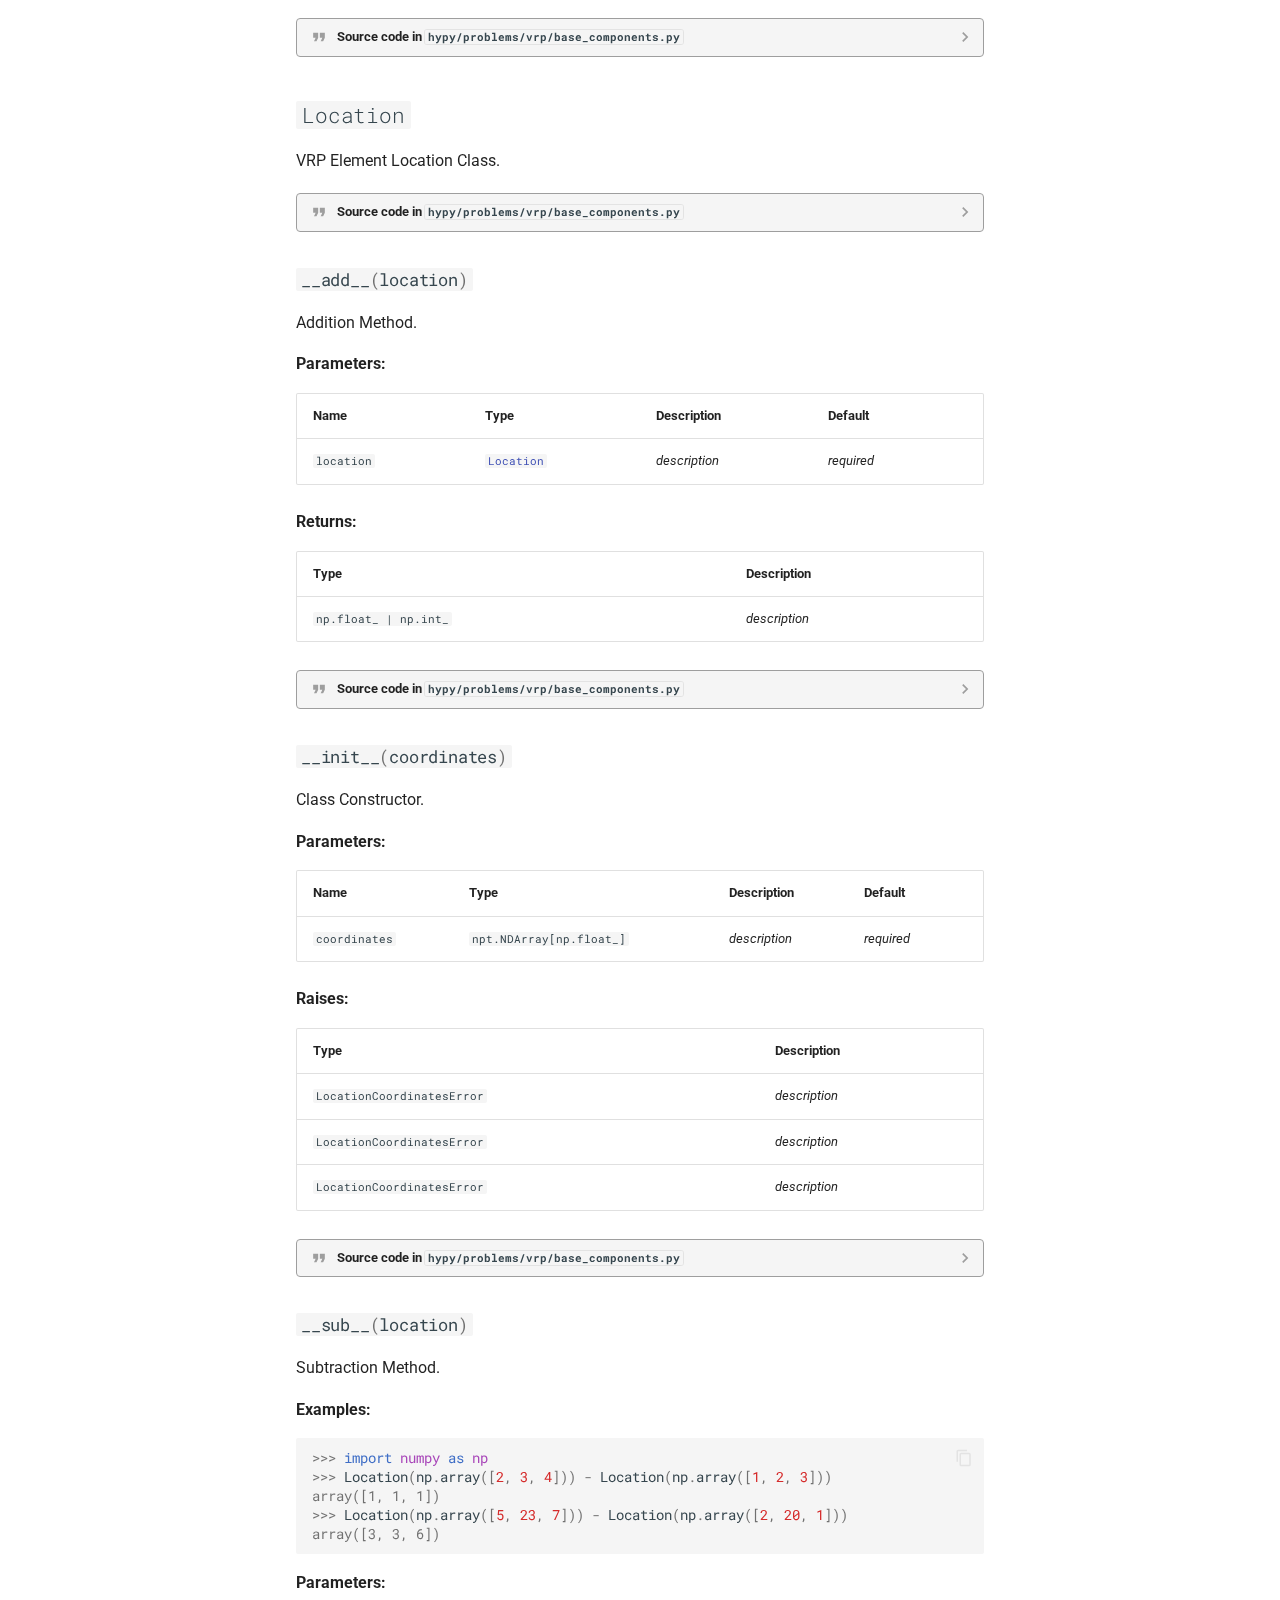
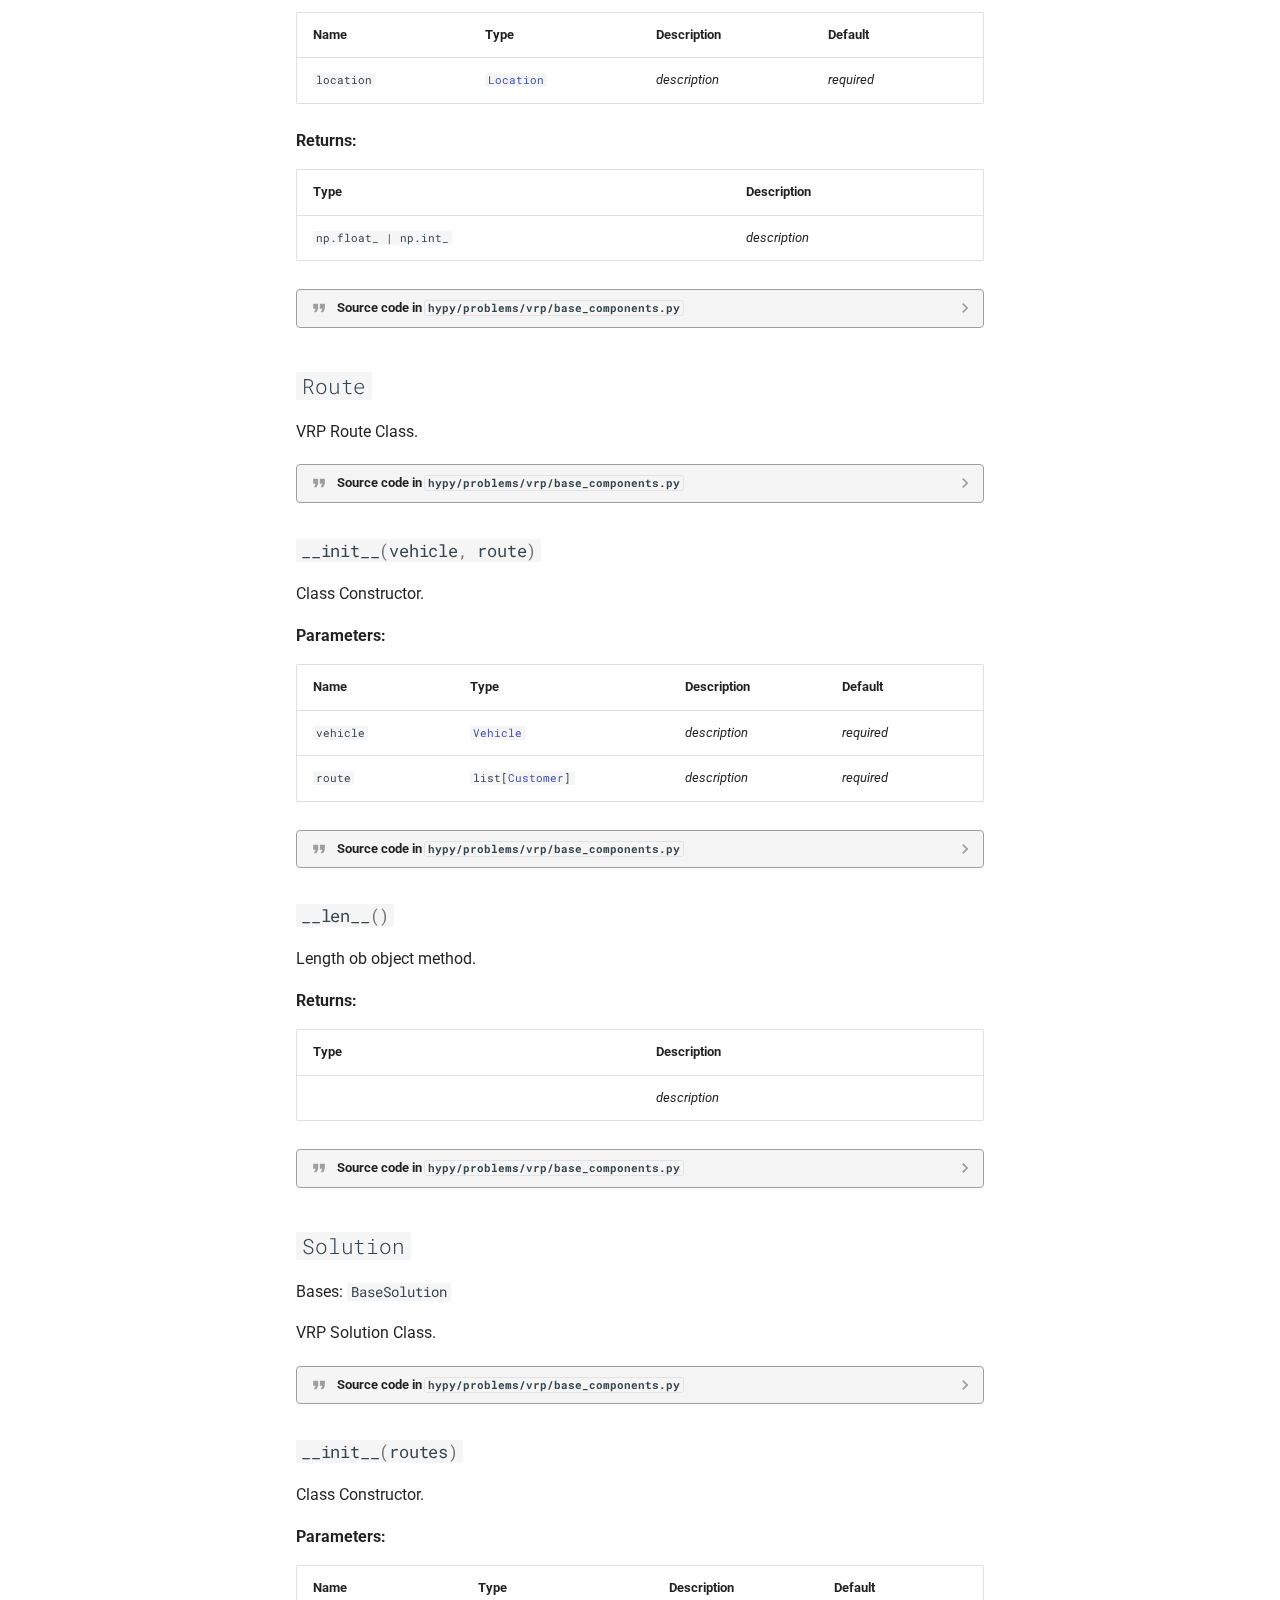
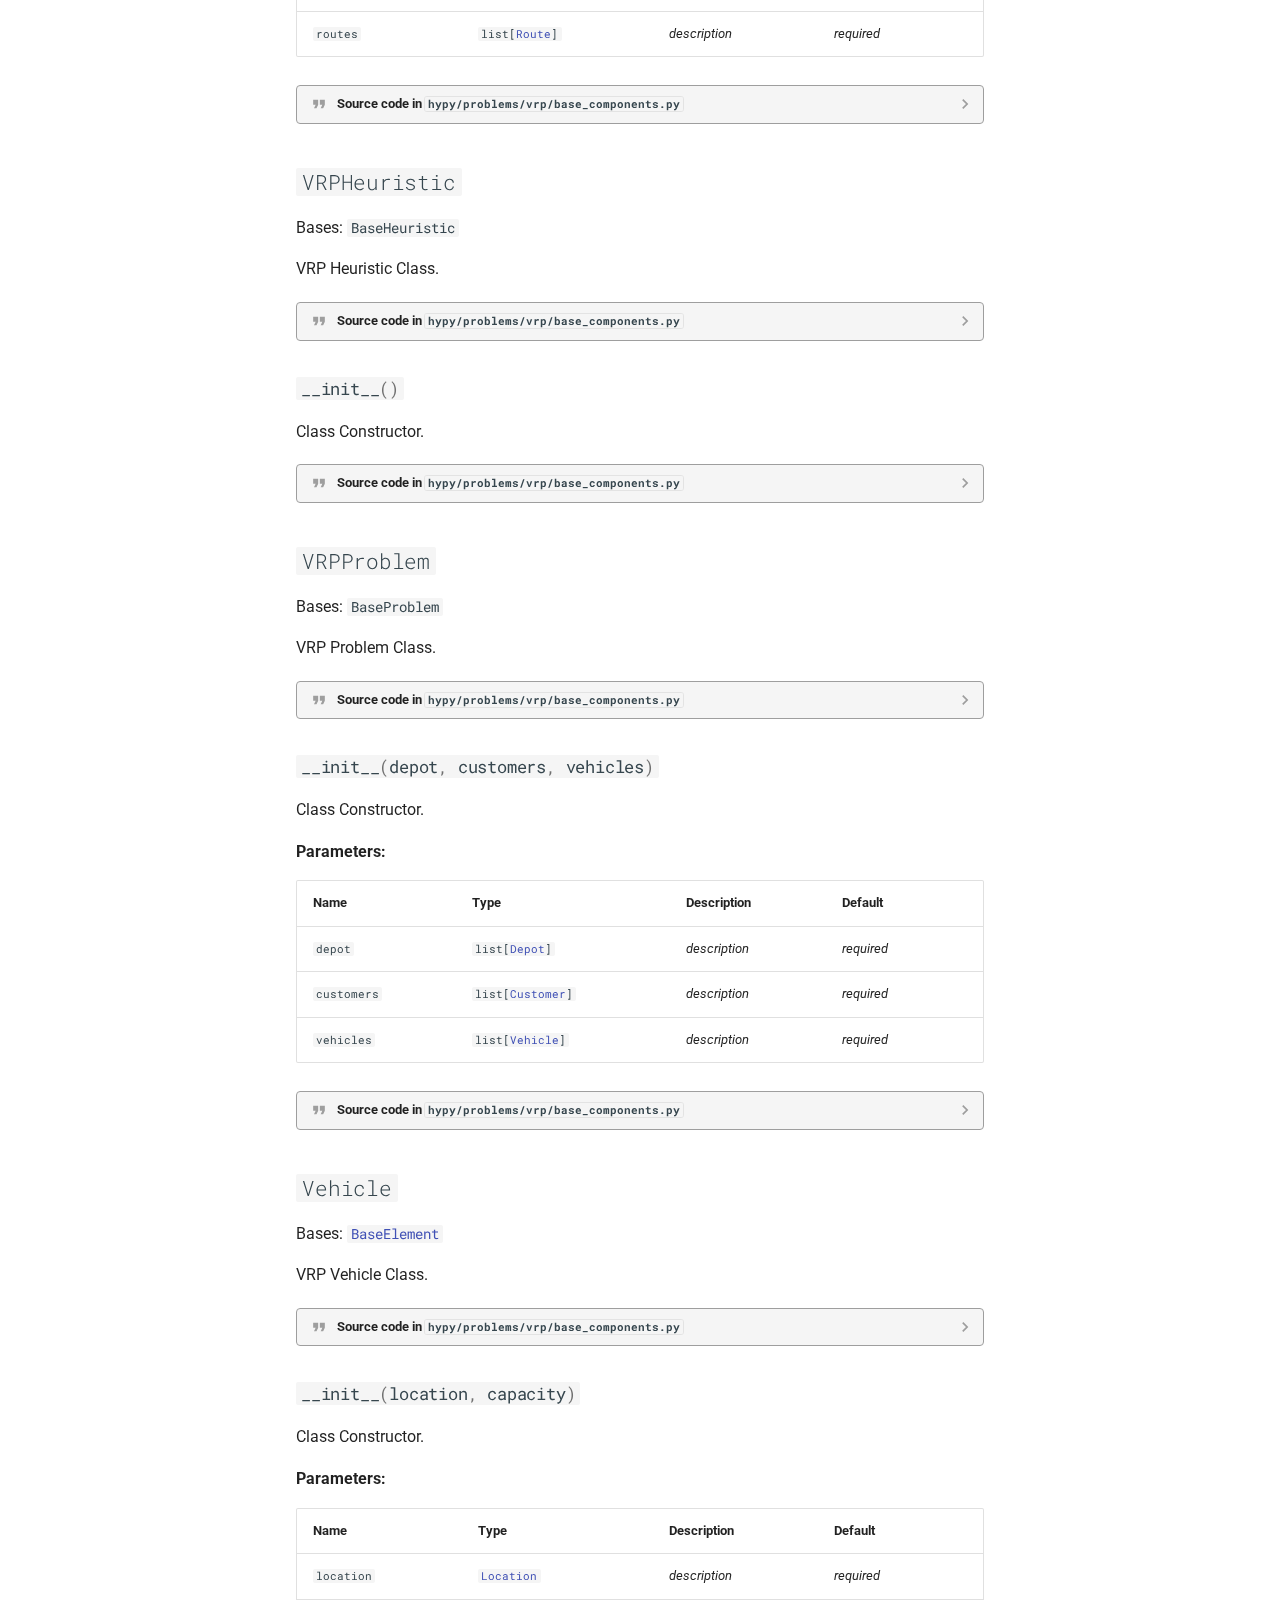
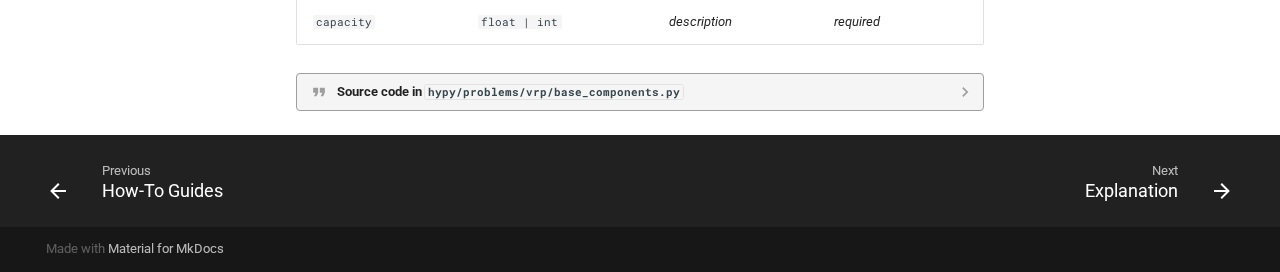
<file: reference/index.html>
<!doctype html>
<html lang="en" class="no-js">
  <head>
    
      <meta charset="utf-8">
      <meta name="viewport" content="width=device-width,initial-scale=1">
      
      
      
      <link rel="icon" href="../assets/images/favicon.png">
      <meta name="generator" content="mkdocs-1.4.2, mkdocs-material-8.5.8">
    
    
      
        <title>Reference - HyPy Docs</title>
      
    
    
      <link rel="stylesheet" href="../assets/stylesheets/main.20d9efc8.min.css">
      
        
        <link rel="stylesheet" href="../assets/stylesheets/palette.815d1a91.min.css">
        
      
      

    
    
    
      
        
        
        <link rel="preconnect" href="https://fonts.gstatic.com" crossorigin>
        <link rel="stylesheet" href="https://fonts.googleapis.com/css?family=Roboto:300,300i,400,400i,700,700i%7CRoboto+Mono:400,400i,700,700i&display=fallback">
        <style>:root{--md-text-font:"Roboto";--md-code-font:"Roboto Mono"}</style>
      
    
    
      <link rel="stylesheet" href="../assets/_mkdocstrings.css">
    
    <script>__md_scope=new URL("..",location),__md_hash=e=>[...e].reduce((e,_)=>(e<<5)-e+_.charCodeAt(0),0),__md_get=(e,_=localStorage,t=__md_scope)=>JSON.parse(_.getItem(t.pathname+"."+e)),__md_set=(e,_,t=localStorage,a=__md_scope)=>{try{t.setItem(a.pathname+"."+e,JSON.stringify(_))}catch(e){}}</script>
    
      

    
    
    
  </head>
  
  
    
    
    
    
    
    <body dir="ltr" data-md-color-scheme="" data-md-color-primary="none" data-md-color-accent="none">
  
    
    
    <input class="md-toggle" data-md-toggle="drawer" type="checkbox" id="__drawer" autocomplete="off">
    <input class="md-toggle" data-md-toggle="search" type="checkbox" id="__search" autocomplete="off">
    <label class="md-overlay" for="__drawer"></label>
    <div data-md-component="skip">
      
        
        <a href="#hypy.problems.vrp.base_components" class="md-skip">
          Skip to content
        </a>
      
    </div>
    <div data-md-component="announce">
      
    </div>
    
    
      

<header class="md-header" data-md-component="header">
  <nav class="md-header__inner md-grid" aria-label="Header">
    <a href=".." title="HyPy Docs" class="md-header__button md-logo" aria-label="HyPy Docs" data-md-component="logo">
      
  
  <svg xmlns="http://www.w3.org/2000/svg" viewBox="0 0 24 24"><path d="M12 8a3 3 0 0 0 3-3 3 3 0 0 0-3-3 3 3 0 0 0-3 3 3 3 0 0 0 3 3m0 3.54C9.64 9.35 6.5 8 3 8v11c3.5 0 6.64 1.35 9 3.54 2.36-2.19 5.5-3.54 9-3.54V8c-3.5 0-6.64 1.35-9 3.54Z"/></svg>

    </a>
    <label class="md-header__button md-icon" for="__drawer">
      <svg xmlns="http://www.w3.org/2000/svg" viewBox="0 0 24 24"><path d="M3 6h18v2H3V6m0 5h18v2H3v-2m0 5h18v2H3v-2Z"/></svg>
    </label>
    <div class="md-header__title" data-md-component="header-title">
      <div class="md-header__ellipsis">
        <div class="md-header__topic">
          <span class="md-ellipsis">
            HyPy Docs
          </span>
        </div>
        <div class="md-header__topic" data-md-component="header-topic">
          <span class="md-ellipsis">
            
              Reference
            
          </span>
        </div>
      </div>
    </div>
    
    
    
    
  </nav>
  
</header>
    
    <div class="md-container" data-md-component="container">
      
      
        
          
        
      
      <main class="md-main" data-md-component="main">
        <div class="md-main__inner md-grid">
          
            
              
              <div class="md-sidebar md-sidebar--primary" data-md-component="sidebar" data-md-type="navigation" >
                <div class="md-sidebar__scrollwrap">
                  <div class="md-sidebar__inner">
                    


<nav class="md-nav md-nav--primary" aria-label="Navigation" data-md-level="0">
  <label class="md-nav__title" for="__drawer">
    <a href=".." title="HyPy Docs" class="md-nav__button md-logo" aria-label="HyPy Docs" data-md-component="logo">
      
  
  <svg xmlns="http://www.w3.org/2000/svg" viewBox="0 0 24 24"><path d="M12 8a3 3 0 0 0 3-3 3 3 0 0 0-3-3 3 3 0 0 0-3 3 3 3 0 0 0 3 3m0 3.54C9.64 9.35 6.5 8 3 8v11c3.5 0 6.64 1.35 9 3.54 2.36-2.19 5.5-3.54 9-3.54V8c-3.5 0-6.64 1.35-9 3.54Z"/></svg>

    </a>
    HyPy Docs
  </label>
  
  <ul class="md-nav__list" data-md-scrollfix>
    
      
      
      

  
  
  
    <li class="md-nav__item">
      <a href=".." class="md-nav__link">
        HyPy Docs
      </a>
    </li>
  

    
      
      
      

  
  
  
    <li class="md-nav__item">
      <a href="../tutorials/" class="md-nav__link">
        Tutorials
      </a>
    </li>
  

    
      
      
      

  
  
  
    <li class="md-nav__item">
      <a href="../how-to-guides/" class="md-nav__link">
        How-To Guides
      </a>
    </li>
  

    
      
      
      

  
  
    
  
  
    <li class="md-nav__item md-nav__item--active">
      
      <input class="md-nav__toggle md-toggle" data-md-toggle="toc" type="checkbox" id="__toc">
      
      
      
        <label class="md-nav__link md-nav__link--active" for="__toc">
          Reference
          <span class="md-nav__icon md-icon"></span>
        </label>
      
      <a href="./" class="md-nav__link md-nav__link--active">
        Reference
      </a>
      
        

<nav class="md-nav md-nav--secondary" aria-label="Table of contents">
  
  
  
  
    <label class="md-nav__title" for="__toc">
      <span class="md-nav__icon md-icon"></span>
      Table of contents
    </label>
    <ul class="md-nav__list" data-md-component="toc" data-md-scrollfix>
      
        <li class="md-nav__item">
  <a href="#hypy.problems.vrp.base_components" class="md-nav__link">
    hypy.problems.vrp.base_components
  </a>
  
</li>
      
        <li class="md-nav__item">
  <a href="#hypy.problems.vrp.base_components.BaseElement" class="md-nav__link">
    BaseElement
  </a>
  
    <nav class="md-nav" aria-label="BaseElement">
      <ul class="md-nav__list">
        
          <li class="md-nav__item">
  <a href="#hypy.problems.vrp.base_components.BaseElement.__init__" class="md-nav__link">
    __init__()
  </a>
  
</li>
        
          <li class="md-nav__item">
  <a href="#hypy.problems.vrp.base_components.BaseElement.compute_distance" class="md-nav__link">
    compute_distance()
  </a>
  
</li>
        
          <li class="md-nav__item">
  <a href="#hypy.problems.vrp.base_components.BaseElement.distance_op" class="md-nav__link">
    distance_op()
  </a>
  
</li>
        
      </ul>
    </nav>
  
</li>
      
        <li class="md-nav__item">
  <a href="#hypy.problems.vrp.base_components.Customer" class="md-nav__link">
    Customer
  </a>
  
    <nav class="md-nav" aria-label="Customer">
      <ul class="md-nav__list">
        
          <li class="md-nav__item">
  <a href="#hypy.problems.vrp.base_components.Customer.__init__" class="md-nav__link">
    __init__()
  </a>
  
</li>
        
      </ul>
    </nav>
  
</li>
      
        <li class="md-nav__item">
  <a href="#hypy.problems.vrp.base_components.Depot" class="md-nav__link">
    Depot
  </a>
  
    <nav class="md-nav" aria-label="Depot">
      <ul class="md-nav__list">
        
          <li class="md-nav__item">
  <a href="#hypy.problems.vrp.base_components.Depot.__init__" class="md-nav__link">
    __init__()
  </a>
  
</li>
        
      </ul>
    </nav>
  
</li>
      
        <li class="md-nav__item">
  <a href="#hypy.problems.vrp.base_components.Location" class="md-nav__link">
    Location
  </a>
  
    <nav class="md-nav" aria-label="Location">
      <ul class="md-nav__list">
        
          <li class="md-nav__item">
  <a href="#hypy.problems.vrp.base_components.Location.__add__" class="md-nav__link">
    __add__()
  </a>
  
</li>
        
          <li class="md-nav__item">
  <a href="#hypy.problems.vrp.base_components.Location.__init__" class="md-nav__link">
    __init__()
  </a>
  
</li>
        
          <li class="md-nav__item">
  <a href="#hypy.problems.vrp.base_components.Location.__sub__" class="md-nav__link">
    __sub__()
  </a>
  
</li>
        
      </ul>
    </nav>
  
</li>
      
        <li class="md-nav__item">
  <a href="#hypy.problems.vrp.base_components.Route" class="md-nav__link">
    Route
  </a>
  
    <nav class="md-nav" aria-label="Route">
      <ul class="md-nav__list">
        
          <li class="md-nav__item">
  <a href="#hypy.problems.vrp.base_components.Route.__init__" class="md-nav__link">
    __init__()
  </a>
  
</li>
        
          <li class="md-nav__item">
  <a href="#hypy.problems.vrp.base_components.Route.__len__" class="md-nav__link">
    __len__()
  </a>
  
</li>
        
      </ul>
    </nav>
  
</li>
      
        <li class="md-nav__item">
  <a href="#hypy.problems.vrp.base_components.Solution" class="md-nav__link">
    Solution
  </a>
  
    <nav class="md-nav" aria-label="Solution">
      <ul class="md-nav__list">
        
          <li class="md-nav__item">
  <a href="#hypy.problems.vrp.base_components.Solution.__init__" class="md-nav__link">
    __init__()
  </a>
  
</li>
        
      </ul>
    </nav>
  
</li>
      
        <li class="md-nav__item">
  <a href="#hypy.problems.vrp.base_components.VRPHeuristic" class="md-nav__link">
    VRPHeuristic
  </a>
  
    <nav class="md-nav" aria-label="VRPHeuristic">
      <ul class="md-nav__list">
        
          <li class="md-nav__item">
  <a href="#hypy.problems.vrp.base_components.VRPHeuristic.__init__" class="md-nav__link">
    __init__()
  </a>
  
</li>
        
      </ul>
    </nav>
  
</li>
      
        <li class="md-nav__item">
  <a href="#hypy.problems.vrp.base_components.VRPProblem" class="md-nav__link">
    VRPProblem
  </a>
  
    <nav class="md-nav" aria-label="VRPProblem">
      <ul class="md-nav__list">
        
          <li class="md-nav__item">
  <a href="#hypy.problems.vrp.base_components.VRPProblem.__init__" class="md-nav__link">
    __init__()
  </a>
  
</li>
        
      </ul>
    </nav>
  
</li>
      
        <li class="md-nav__item">
  <a href="#hypy.problems.vrp.base_components.Vehicle" class="md-nav__link">
    Vehicle
  </a>
  
    <nav class="md-nav" aria-label="Vehicle">
      <ul class="md-nav__list">
        
          <li class="md-nav__item">
  <a href="#hypy.problems.vrp.base_components.Vehicle.__init__" class="md-nav__link">
    __init__()
  </a>
  
</li>
        
      </ul>
    </nav>
  
</li>
      
    </ul>
  
</nav>
      
    </li>
  

    
      
      
      

  
  
  
    <li class="md-nav__item">
      <a href="../explanation/" class="md-nav__link">
        Explanation
      </a>
    </li>
  

    
  </ul>
</nav>
                  </div>
                </div>
              </div>
            
            
              
              <div class="md-sidebar md-sidebar--secondary" data-md-component="sidebar" data-md-type="toc" >
                <div class="md-sidebar__scrollwrap">
                  <div class="md-sidebar__inner">
                    

<nav class="md-nav md-nav--secondary" aria-label="Table of contents">
  
  
  
  
    <label class="md-nav__title" for="__toc">
      <span class="md-nav__icon md-icon"></span>
      Table of contents
    </label>
    <ul class="md-nav__list" data-md-component="toc" data-md-scrollfix>
      
        <li class="md-nav__item">
  <a href="#hypy.problems.vrp.base_components" class="md-nav__link">
    hypy.problems.vrp.base_components
  </a>
  
</li>
      
        <li class="md-nav__item">
  <a href="#hypy.problems.vrp.base_components.BaseElement" class="md-nav__link">
    BaseElement
  </a>
  
    <nav class="md-nav" aria-label="BaseElement">
      <ul class="md-nav__list">
        
          <li class="md-nav__item">
  <a href="#hypy.problems.vrp.base_components.BaseElement.__init__" class="md-nav__link">
    __init__()
  </a>
  
</li>
        
          <li class="md-nav__item">
  <a href="#hypy.problems.vrp.base_components.BaseElement.compute_distance" class="md-nav__link">
    compute_distance()
  </a>
  
</li>
        
          <li class="md-nav__item">
  <a href="#hypy.problems.vrp.base_components.BaseElement.distance_op" class="md-nav__link">
    distance_op()
  </a>
  
</li>
        
      </ul>
    </nav>
  
</li>
      
        <li class="md-nav__item">
  <a href="#hypy.problems.vrp.base_components.Customer" class="md-nav__link">
    Customer
  </a>
  
    <nav class="md-nav" aria-label="Customer">
      <ul class="md-nav__list">
        
          <li class="md-nav__item">
  <a href="#hypy.problems.vrp.base_components.Customer.__init__" class="md-nav__link">
    __init__()
  </a>
  
</li>
        
      </ul>
    </nav>
  
</li>
      
        <li class="md-nav__item">
  <a href="#hypy.problems.vrp.base_components.Depot" class="md-nav__link">
    Depot
  </a>
  
    <nav class="md-nav" aria-label="Depot">
      <ul class="md-nav__list">
        
          <li class="md-nav__item">
  <a href="#hypy.problems.vrp.base_components.Depot.__init__" class="md-nav__link">
    __init__()
  </a>
  
</li>
        
      </ul>
    </nav>
  
</li>
      
        <li class="md-nav__item">
  <a href="#hypy.problems.vrp.base_components.Location" class="md-nav__link">
    Location
  </a>
  
    <nav class="md-nav" aria-label="Location">
      <ul class="md-nav__list">
        
          <li class="md-nav__item">
  <a href="#hypy.problems.vrp.base_components.Location.__add__" class="md-nav__link">
    __add__()
  </a>
  
</li>
        
          <li class="md-nav__item">
  <a href="#hypy.problems.vrp.base_components.Location.__init__" class="md-nav__link">
    __init__()
  </a>
  
</li>
        
          <li class="md-nav__item">
  <a href="#hypy.problems.vrp.base_components.Location.__sub__" class="md-nav__link">
    __sub__()
  </a>
  
</li>
        
      </ul>
    </nav>
  
</li>
      
        <li class="md-nav__item">
  <a href="#hypy.problems.vrp.base_components.Route" class="md-nav__link">
    Route
  </a>
  
    <nav class="md-nav" aria-label="Route">
      <ul class="md-nav__list">
        
          <li class="md-nav__item">
  <a href="#hypy.problems.vrp.base_components.Route.__init__" class="md-nav__link">
    __init__()
  </a>
  
</li>
        
          <li class="md-nav__item">
  <a href="#hypy.problems.vrp.base_components.Route.__len__" class="md-nav__link">
    __len__()
  </a>
  
</li>
        
      </ul>
    </nav>
  
</li>
      
        <li class="md-nav__item">
  <a href="#hypy.problems.vrp.base_components.Solution" class="md-nav__link">
    Solution
  </a>
  
    <nav class="md-nav" aria-label="Solution">
      <ul class="md-nav__list">
        
          <li class="md-nav__item">
  <a href="#hypy.problems.vrp.base_components.Solution.__init__" class="md-nav__link">
    __init__()
  </a>
  
</li>
        
      </ul>
    </nav>
  
</li>
      
        <li class="md-nav__item">
  <a href="#hypy.problems.vrp.base_components.VRPHeuristic" class="md-nav__link">
    VRPHeuristic
  </a>
  
    <nav class="md-nav" aria-label="VRPHeuristic">
      <ul class="md-nav__list">
        
          <li class="md-nav__item">
  <a href="#hypy.problems.vrp.base_components.VRPHeuristic.__init__" class="md-nav__link">
    __init__()
  </a>
  
</li>
        
      </ul>
    </nav>
  
</li>
      
        <li class="md-nav__item">
  <a href="#hypy.problems.vrp.base_components.VRPProblem" class="md-nav__link">
    VRPProblem
  </a>
  
    <nav class="md-nav" aria-label="VRPProblem">
      <ul class="md-nav__list">
        
          <li class="md-nav__item">
  <a href="#hypy.problems.vrp.base_components.VRPProblem.__init__" class="md-nav__link">
    __init__()
  </a>
  
</li>
        
      </ul>
    </nav>
  
</li>
      
        <li class="md-nav__item">
  <a href="#hypy.problems.vrp.base_components.Vehicle" class="md-nav__link">
    Vehicle
  </a>
  
    <nav class="md-nav" aria-label="Vehicle">
      <ul class="md-nav__list">
        
          <li class="md-nav__item">
  <a href="#hypy.problems.vrp.base_components.Vehicle.__init__" class="md-nav__link">
    __init__()
  </a>
  
</li>
        
      </ul>
    </nav>
  
</li>
      
    </ul>
  
</nav>
                  </div>
                </div>
              </div>
            
          
          
            <div class="md-content" data-md-component="content">
              <article class="md-content__inner md-typeset">
                
                  


  <h1>Reference</h1>

<p>This part of the project documentation focuses on
an <strong>information-oriented</strong> approach. Use it as a
reference for the technical implementation of the
<code>calculator</code> project code.</p>


<div class="doc doc-object doc-module">


<a id="hypy.problems.vrp.base_components"></a>
  <div class="doc doc-contents first">
  
      <p>VRP Base Components Module.</p>
<p>This module allows the suer to make basic operations with the base
elements form a VRP problem.</p>

<p><strong>Examples:</strong></p>
    <div class="highlight"><pre><span></span><code><span class="gp">&gt;&gt;&gt; </span><span class="kn">import</span> <span class="nn">numpy</span> <span class="k">as</span> <span class="nn">np</span>
<span class="gp">&gt;&gt;&gt; </span><span class="kn">from</span> <span class="nn">hypy.problems.vrp.base_components</span> <span class="kn">import</span> <span class="n">Location</span>
<span class="gp">&gt;&gt;&gt; </span><span class="n">Location</span><span class="p">(</span><span class="n">np</span><span class="o">.</span><span class="n">array</span><span class="p">([</span><span class="mi">2</span><span class="p">,</span> <span class="mi">3</span><span class="p">,</span> <span class="mi">4</span><span class="p">]))</span> <span class="o">-</span> <span class="n">Location</span><span class="p">(</span><span class="n">np</span><span class="o">.</span><span class="n">array</span><span class="p">([</span><span class="mi">1</span><span class="p">,</span> <span class="mi">2</span><span class="p">,</span> <span class="mi">3</span><span class="p">]))</span>
<span class="go">array([1, 1, 1])</span>
<span class="gp">&gt;&gt;&gt; </span><span class="n">Location</span><span class="p">(</span><span class="n">np</span><span class="o">.</span><span class="n">array</span><span class="p">([</span><span class="mi">5</span><span class="p">,</span> <span class="mi">23</span><span class="p">,</span> <span class="mi">7</span><span class="p">]))</span> <span class="o">-</span> <span class="n">Location</span><span class="p">(</span><span class="n">np</span><span class="o">.</span><span class="n">array</span><span class="p">([</span><span class="mi">2</span><span class="p">,</span> <span class="mi">20</span><span class="p">,</span> <span class="mi">1</span><span class="p">]))</span>
<span class="go">array([3, 3, 6])</span>
</code></pre></div>

  

  <div class="doc doc-children">








<div class="doc doc-object doc-class">



<h2 id="hypy.problems.vrp.base_components.BaseElement" class="doc doc-heading">
        <code>BaseElement</code>


</h2>


  <div class="doc doc-contents ">

  
      <p>VRP Base Element Class.</p>


        <details class="quote">
          <summary>Source code in <code>hypy/problems/vrp/base_components.py</code></summary>
          <div class="highlight"><table class="highlighttable"><tr><td class="linenos"><div class="linenodiv"><pre><span></span><span class="normal"> 80</span>
<span class="normal"> 81</span>
<span class="normal"> 82</span>
<span class="normal"> 83</span>
<span class="normal"> 84</span>
<span class="normal"> 85</span>
<span class="normal"> 86</span>
<span class="normal"> 87</span>
<span class="normal"> 88</span>
<span class="normal"> 89</span>
<span class="normal"> 90</span>
<span class="normal"> 91</span>
<span class="normal"> 92</span>
<span class="normal"> 93</span>
<span class="normal"> 94</span>
<span class="normal"> 95</span>
<span class="normal"> 96</span>
<span class="normal"> 97</span>
<span class="normal"> 98</span>
<span class="normal"> 99</span>
<span class="normal">100</span>
<span class="normal">101</span>
<span class="normal">102</span>
<span class="normal">103</span>
<span class="normal">104</span>
<span class="normal">105</span>
<span class="normal">106</span>
<span class="normal">107</span>
<span class="normal">108</span>
<span class="normal">109</span>
<span class="normal">110</span>
<span class="normal">111</span>
<span class="normal">112</span>
<span class="normal">113</span>
<span class="normal">114</span>
<span class="normal">115</span>
<span class="normal">116</span>
<span class="normal">117</span>
<span class="normal">118</span>
<span class="normal">119</span>
<span class="normal">120</span></pre></div></td><td class="code"><div><pre><span></span><code><span class="k">class</span> <span class="nc">BaseElement</span><span class="p">:</span>
    <span class="sd">&quot;&quot;&quot;VRP Base Element Class.&quot;&quot;&quot;</span>

    <span class="k">def</span> <span class="fm">__init__</span><span class="p">(</span><span class="bp">self</span><span class="p">,</span> <span class="n">location</span><span class="p">:</span> <span class="n">Location</span><span class="p">)</span> <span class="o">-&gt;</span> <span class="kc">None</span><span class="p">:</span>
        <span class="sd">&quot;&quot;&quot;Class Constructor.</span>

<span class="sd">        Args:</span>
<span class="sd">            location: _description_</span>

<span class="sd">        Raises:</span>
<span class="sd">            TypeError: _description_</span>
<span class="sd">        &quot;&quot;&quot;</span>
        <span class="k">if</span> <span class="nb">isinstance</span><span class="p">(</span><span class="n">location</span><span class="p">,</span> <span class="n">Location</span><span class="p">):</span>
            <span class="bp">self</span><span class="o">.</span><span class="n">location</span> <span class="o">=</span> <span class="n">location</span>
        <span class="k">else</span><span class="p">:</span>
            <span class="k">raise</span> <span class="ne">TypeError</span><span class="p">(</span>
                <span class="sa">f</span><span class="s2">&quot;Location must be of type </span><span class="si">{</span><span class="n">Location</span><span class="si">}</span><span class="s2">, not </span><span class="si">{</span><span class="nb">type</span><span class="p">(</span><span class="n">location</span><span class="p">)</span><span class="si">}</span><span class="s2">&quot;</span>
            <span class="p">)</span>

    <span class="k">def</span> <span class="nf">compute_distance</span><span class="p">(</span><span class="bp">self</span><span class="p">,</span> <span class="n">element</span><span class="p">:</span> <span class="n">BaseElement</span><span class="p">)</span> <span class="o">-&gt;</span> <span class="n">np</span><span class="o">.</span><span class="n">float_</span><span class="p">:</span>
        <span class="sd">&quot;&quot;&quot;Computes distance between current object an another VRP element.</span>

<span class="sd">        Args:</span>
<span class="sd">            element: _description_</span>

<span class="sd">        Returns:</span>
<span class="sd">            _description_</span>
<span class="sd">        &quot;&quot;&quot;</span>
        <span class="c1"># TODO: Check Location types are the same, same dimensions, etc.</span>
        <span class="k">return</span> <span class="bp">self</span><span class="o">.</span><span class="n">distance_op</span><span class="p">(</span><span class="n">element</span><span class="o">.</span><span class="n">location</span><span class="p">)</span>

    <span class="k">def</span> <span class="nf">distance_op</span><span class="p">(</span><span class="bp">self</span><span class="p">,</span> <span class="n">location</span><span class="p">:</span> <span class="n">Location</span><span class="p">)</span> <span class="o">-&gt;</span> <span class="n">np</span><span class="o">.</span><span class="n">float_</span><span class="p">:</span>
        <span class="sd">&quot;&quot;&quot;Defines the distance operation. Defaults to euclidean distance.</span>

<span class="sd">        Args:</span>
<span class="sd">            location: _description_</span>

<span class="sd">        Returns:</span>
<span class="sd">            _description_</span>
<span class="sd">        &quot;&quot;&quot;</span>
        <span class="k">return</span> <span class="n">np</span><span class="o">.</span><span class="n">linalg</span><span class="o">.</span><span class="n">norm</span><span class="p">(</span><span class="bp">self</span><span class="o">.</span><span class="n">location</span> <span class="o">-</span> <span class="n">location</span><span class="p">,</span> <span class="nb">ord</span><span class="o">=</span><span class="mi">2</span><span class="p">)</span>
</code></pre></div></td></tr></table></div>
        </details>

  

  <div class="doc doc-children">









<div class="doc doc-object doc-function">



<h3 id="hypy.problems.vrp.base_components.BaseElement.__init__" class="doc doc-heading">
<code class="highlight language-python"><span class="fm">__init__</span><span class="p">(</span><span class="n">location</span><span class="p">)</span></code>

</h3>


  <div class="doc doc-contents ">
  
      <p>Class Constructor.</p>

  <p><strong>Parameters:</strong></p>
  <table>
    <thead>
      <tr>
        <th>Name</th>
        <th>Type</th>
        <th>Description</th>
        <th>Default</th>
      </tr>
    </thead>
    <tbody>
        <tr>
          <td><code>location</code></td>
          <td>
                <code><a class="autorefs autorefs-internal" title="hypy.problems.vrp.base_components.Location" href="#hypy.problems.vrp.base_components.Location">Location</a></code>
          </td>
          <td><p><em>description</em></p></td>
          <td>
              <em>required</em>
          </td>
        </tr>
    </tbody>
  </table>

  <p><strong>Raises:</strong></p>
  <table>
    <thead>
      <tr>
        <th>Type</th>
        <th>Description</th>
      </tr>
    </thead>
    <tbody>
        <tr>
          <td>
                <code>TypeError</code>
          </td>
          <td><p><em>description</em></p></td>
        </tr>
    </tbody>
  </table>

      <details class="quote">
        <summary>Source code in <code>hypy/problems/vrp/base_components.py</code></summary>
        <div class="highlight"><table class="highlighttable"><tr><td class="linenos"><div class="linenodiv"><pre><span></span><span class="normal">83</span>
<span class="normal">84</span>
<span class="normal">85</span>
<span class="normal">86</span>
<span class="normal">87</span>
<span class="normal">88</span>
<span class="normal">89</span>
<span class="normal">90</span>
<span class="normal">91</span>
<span class="normal">92</span>
<span class="normal">93</span>
<span class="normal">94</span>
<span class="normal">95</span>
<span class="normal">96</span>
<span class="normal">97</span></pre></div></td><td class="code"><div><pre><span></span><code><span class="k">def</span> <span class="fm">__init__</span><span class="p">(</span><span class="bp">self</span><span class="p">,</span> <span class="n">location</span><span class="p">:</span> <span class="n">Location</span><span class="p">)</span> <span class="o">-&gt;</span> <span class="kc">None</span><span class="p">:</span>
    <span class="sd">&quot;&quot;&quot;Class Constructor.</span>

<span class="sd">    Args:</span>
<span class="sd">        location: _description_</span>

<span class="sd">    Raises:</span>
<span class="sd">        TypeError: _description_</span>
<span class="sd">    &quot;&quot;&quot;</span>
    <span class="k">if</span> <span class="nb">isinstance</span><span class="p">(</span><span class="n">location</span><span class="p">,</span> <span class="n">Location</span><span class="p">):</span>
        <span class="bp">self</span><span class="o">.</span><span class="n">location</span> <span class="o">=</span> <span class="n">location</span>
    <span class="k">else</span><span class="p">:</span>
        <span class="k">raise</span> <span class="ne">TypeError</span><span class="p">(</span>
            <span class="sa">f</span><span class="s2">&quot;Location must be of type </span><span class="si">{</span><span class="n">Location</span><span class="si">}</span><span class="s2">, not </span><span class="si">{</span><span class="nb">type</span><span class="p">(</span><span class="n">location</span><span class="p">)</span><span class="si">}</span><span class="s2">&quot;</span>
        <span class="p">)</span>
</code></pre></div></td></tr></table></div>
      </details>
  </div>

</div>

<div class="doc doc-object doc-function">



<h3 id="hypy.problems.vrp.base_components.BaseElement.compute_distance" class="doc doc-heading">
<code class="highlight language-python"><span class="n">compute_distance</span><span class="p">(</span><span class="n">element</span><span class="p">)</span></code>

</h3>


  <div class="doc doc-contents ">
  
      <p>Computes distance between current object an another VRP element.</p>

  <p><strong>Parameters:</strong></p>
  <table>
    <thead>
      <tr>
        <th>Name</th>
        <th>Type</th>
        <th>Description</th>
        <th>Default</th>
      </tr>
    </thead>
    <tbody>
        <tr>
          <td><code>element</code></td>
          <td>
                <code><a class="autorefs autorefs-internal" title="hypy.problems.vrp.base_components.BaseElement" href="#hypy.problems.vrp.base_components.BaseElement">BaseElement</a></code>
          </td>
          <td><p><em>description</em></p></td>
          <td>
              <em>required</em>
          </td>
        </tr>
    </tbody>
  </table>

  <p><strong>Returns:</strong></p>
  <table>
    <thead>
      <tr>
        <th>Type</th>
        <th>Description</th>
      </tr>
    </thead>
    <tbody>
        <tr>
          <td>
                <code><span title="numpy">np</span>.<span title="numpy.float_">float_</span></code>
          </td>
          <td><p><em>description</em></p></td>
        </tr>
    </tbody>
  </table>

      <details class="quote">
        <summary>Source code in <code>hypy/problems/vrp/base_components.py</code></summary>
        <div class="highlight"><table class="highlighttable"><tr><td class="linenos"><div class="linenodiv"><pre><span></span><span class="normal"> 99</span>
<span class="normal">100</span>
<span class="normal">101</span>
<span class="normal">102</span>
<span class="normal">103</span>
<span class="normal">104</span>
<span class="normal">105</span>
<span class="normal">106</span>
<span class="normal">107</span>
<span class="normal">108</span>
<span class="normal">109</span></pre></div></td><td class="code"><div><pre><span></span><code><span class="k">def</span> <span class="nf">compute_distance</span><span class="p">(</span><span class="bp">self</span><span class="p">,</span> <span class="n">element</span><span class="p">:</span> <span class="n">BaseElement</span><span class="p">)</span> <span class="o">-&gt;</span> <span class="n">np</span><span class="o">.</span><span class="n">float_</span><span class="p">:</span>
    <span class="sd">&quot;&quot;&quot;Computes distance between current object an another VRP element.</span>

<span class="sd">    Args:</span>
<span class="sd">        element: _description_</span>

<span class="sd">    Returns:</span>
<span class="sd">        _description_</span>
<span class="sd">    &quot;&quot;&quot;</span>
    <span class="c1"># TODO: Check Location types are the same, same dimensions, etc.</span>
    <span class="k">return</span> <span class="bp">self</span><span class="o">.</span><span class="n">distance_op</span><span class="p">(</span><span class="n">element</span><span class="o">.</span><span class="n">location</span><span class="p">)</span>
</code></pre></div></td></tr></table></div>
      </details>
  </div>

</div>

<div class="doc doc-object doc-function">



<h3 id="hypy.problems.vrp.base_components.BaseElement.distance_op" class="doc doc-heading">
<code class="highlight language-python"><span class="n">distance_op</span><span class="p">(</span><span class="n">location</span><span class="p">)</span></code>

</h3>


  <div class="doc doc-contents ">
  
      <p>Defines the distance operation. Defaults to euclidean distance.</p>

  <p><strong>Parameters:</strong></p>
  <table>
    <thead>
      <tr>
        <th>Name</th>
        <th>Type</th>
        <th>Description</th>
        <th>Default</th>
      </tr>
    </thead>
    <tbody>
        <tr>
          <td><code>location</code></td>
          <td>
                <code><a class="autorefs autorefs-internal" title="hypy.problems.vrp.base_components.Location" href="#hypy.problems.vrp.base_components.Location">Location</a></code>
          </td>
          <td><p><em>description</em></p></td>
          <td>
              <em>required</em>
          </td>
        </tr>
    </tbody>
  </table>

  <p><strong>Returns:</strong></p>
  <table>
    <thead>
      <tr>
        <th>Type</th>
        <th>Description</th>
      </tr>
    </thead>
    <tbody>
        <tr>
          <td>
                <code><span title="numpy">np</span>.<span title="numpy.float_">float_</span></code>
          </td>
          <td><p><em>description</em></p></td>
        </tr>
    </tbody>
  </table>

      <details class="quote">
        <summary>Source code in <code>hypy/problems/vrp/base_components.py</code></summary>
        <div class="highlight"><table class="highlighttable"><tr><td class="linenos"><div class="linenodiv"><pre><span></span><span class="normal">111</span>
<span class="normal">112</span>
<span class="normal">113</span>
<span class="normal">114</span>
<span class="normal">115</span>
<span class="normal">116</span>
<span class="normal">117</span>
<span class="normal">118</span>
<span class="normal">119</span>
<span class="normal">120</span></pre></div></td><td class="code"><div><pre><span></span><code><span class="k">def</span> <span class="nf">distance_op</span><span class="p">(</span><span class="bp">self</span><span class="p">,</span> <span class="n">location</span><span class="p">:</span> <span class="n">Location</span><span class="p">)</span> <span class="o">-&gt;</span> <span class="n">np</span><span class="o">.</span><span class="n">float_</span><span class="p">:</span>
    <span class="sd">&quot;&quot;&quot;Defines the distance operation. Defaults to euclidean distance.</span>

<span class="sd">    Args:</span>
<span class="sd">        location: _description_</span>

<span class="sd">    Returns:</span>
<span class="sd">        _description_</span>
<span class="sd">    &quot;&quot;&quot;</span>
    <span class="k">return</span> <span class="n">np</span><span class="o">.</span><span class="n">linalg</span><span class="o">.</span><span class="n">norm</span><span class="p">(</span><span class="bp">self</span><span class="o">.</span><span class="n">location</span> <span class="o">-</span> <span class="n">location</span><span class="p">,</span> <span class="nb">ord</span><span class="o">=</span><span class="mi">2</span><span class="p">)</span>
</code></pre></div></td></tr></table></div>
      </details>
  </div>

</div>



  </div>

  </div>

</div>

<div class="doc doc-object doc-class">



<h2 id="hypy.problems.vrp.base_components.Customer" class="doc doc-heading">
        <code>Customer</code>


</h2>


  <div class="doc doc-contents ">
      <p class="doc doc-class-bases">
        Bases: <code><a class="autorefs autorefs-internal" title="hypy.problems.vrp.base_components.BaseElement" href="#hypy.problems.vrp.base_components.BaseElement">BaseElement</a></code></p>

  
      <p>VRP Customer Class.</p>


        <details class="quote">
          <summary>Source code in <code>hypy/problems/vrp/base_components.py</code></summary>
          <div class="highlight"><table class="highlighttable"><tr><td class="linenos"><div class="linenodiv"><pre><span></span><span class="normal">123</span>
<span class="normal">124</span>
<span class="normal">125</span>
<span class="normal">126</span>
<span class="normal">127</span>
<span class="normal">128</span>
<span class="normal">129</span>
<span class="normal">130</span>
<span class="normal">131</span>
<span class="normal">132</span>
<span class="normal">133</span>
<span class="normal">134</span></pre></div></td><td class="code"><div><pre><span></span><code><span class="k">class</span> <span class="nc">Customer</span><span class="p">(</span><span class="n">BaseElement</span><span class="p">):</span>
    <span class="sd">&quot;&quot;&quot;VRP Customer Class.&quot;&quot;&quot;</span>

    <span class="k">def</span> <span class="fm">__init__</span><span class="p">(</span><span class="bp">self</span><span class="p">,</span> <span class="n">location</span><span class="p">:</span> <span class="n">Location</span><span class="p">,</span> <span class="n">demand</span><span class="p">:</span> <span class="nb">float</span> <span class="o">|</span> <span class="nb">int</span><span class="p">)</span> <span class="o">-&gt;</span> <span class="kc">None</span><span class="p">:</span>
        <span class="sd">&quot;&quot;&quot;Class Constructor.</span>

<span class="sd">        Args:</span>
<span class="sd">            location: _description_</span>
<span class="sd">            demand: _description_</span>
<span class="sd">        &quot;&quot;&quot;</span>
        <span class="nb">super</span><span class="p">()</span><span class="o">.</span><span class="fm">__init__</span><span class="p">(</span><span class="n">location</span><span class="p">)</span>
        <span class="bp">self</span><span class="o">.</span><span class="n">demand</span> <span class="o">=</span> <span class="n">demand</span>
</code></pre></div></td></tr></table></div>
        </details>

  

  <div class="doc doc-children">









<div class="doc doc-object doc-function">



<h3 id="hypy.problems.vrp.base_components.Customer.__init__" class="doc doc-heading">
<code class="highlight language-python"><span class="fm">__init__</span><span class="p">(</span><span class="n">location</span><span class="p">,</span> <span class="n">demand</span><span class="p">)</span></code>

</h3>


  <div class="doc doc-contents ">
  
      <p>Class Constructor.</p>

  <p><strong>Parameters:</strong></p>
  <table>
    <thead>
      <tr>
        <th>Name</th>
        <th>Type</th>
        <th>Description</th>
        <th>Default</th>
      </tr>
    </thead>
    <tbody>
        <tr>
          <td><code>location</code></td>
          <td>
                <code><a class="autorefs autorefs-internal" title="hypy.problems.vrp.base_components.Location" href="#hypy.problems.vrp.base_components.Location">Location</a></code>
          </td>
          <td><p><em>description</em></p></td>
          <td>
              <em>required</em>
          </td>
        </tr>
        <tr>
          <td><code>demand</code></td>
          <td>
                <code>float | int</code>
          </td>
          <td><p><em>description</em></p></td>
          <td>
              <em>required</em>
          </td>
        </tr>
    </tbody>
  </table>

      <details class="quote">
        <summary>Source code in <code>hypy/problems/vrp/base_components.py</code></summary>
        <div class="highlight"><table class="highlighttable"><tr><td class="linenos"><div class="linenodiv"><pre><span></span><span class="normal">126</span>
<span class="normal">127</span>
<span class="normal">128</span>
<span class="normal">129</span>
<span class="normal">130</span>
<span class="normal">131</span>
<span class="normal">132</span>
<span class="normal">133</span>
<span class="normal">134</span></pre></div></td><td class="code"><div><pre><span></span><code><span class="k">def</span> <span class="fm">__init__</span><span class="p">(</span><span class="bp">self</span><span class="p">,</span> <span class="n">location</span><span class="p">:</span> <span class="n">Location</span><span class="p">,</span> <span class="n">demand</span><span class="p">:</span> <span class="nb">float</span> <span class="o">|</span> <span class="nb">int</span><span class="p">)</span> <span class="o">-&gt;</span> <span class="kc">None</span><span class="p">:</span>
    <span class="sd">&quot;&quot;&quot;Class Constructor.</span>

<span class="sd">    Args:</span>
<span class="sd">        location: _description_</span>
<span class="sd">        demand: _description_</span>
<span class="sd">    &quot;&quot;&quot;</span>
    <span class="nb">super</span><span class="p">()</span><span class="o">.</span><span class="fm">__init__</span><span class="p">(</span><span class="n">location</span><span class="p">)</span>
    <span class="bp">self</span><span class="o">.</span><span class="n">demand</span> <span class="o">=</span> <span class="n">demand</span>
</code></pre></div></td></tr></table></div>
      </details>
  </div>

</div>



  </div>

  </div>

</div>

<div class="doc doc-object doc-class">



<h2 id="hypy.problems.vrp.base_components.Depot" class="doc doc-heading">
        <code>Depot</code>


</h2>


  <div class="doc doc-contents ">
      <p class="doc doc-class-bases">
        Bases: <code><a class="autorefs autorefs-internal" title="hypy.problems.vrp.base_components.BaseElement" href="#hypy.problems.vrp.base_components.BaseElement">BaseElement</a></code></p>

  
      <p>VRP Depot Class.</p>


        <details class="quote">
          <summary>Source code in <code>hypy/problems/vrp/base_components.py</code></summary>
          <div class="highlight"><table class="highlighttable"><tr><td class="linenos"><div class="linenodiv"><pre><span></span><span class="normal">151</span>
<span class="normal">152</span>
<span class="normal">153</span>
<span class="normal">154</span>
<span class="normal">155</span>
<span class="normal">156</span>
<span class="normal">157</span>
<span class="normal">158</span>
<span class="normal">159</span>
<span class="normal">160</span></pre></div></td><td class="code"><div><pre><span></span><code><span class="k">class</span> <span class="nc">Depot</span><span class="p">(</span><span class="n">BaseElement</span><span class="p">):</span>
    <span class="sd">&quot;&quot;&quot;VRP Depot Class.&quot;&quot;&quot;</span>

    <span class="k">def</span> <span class="fm">__init__</span><span class="p">(</span><span class="bp">self</span><span class="p">,</span> <span class="n">location</span><span class="p">:</span> <span class="n">Location</span><span class="p">)</span> <span class="o">-&gt;</span> <span class="kc">None</span><span class="p">:</span>
        <span class="sd">&quot;&quot;&quot;Class Constructor.</span>

<span class="sd">        Args:</span>
<span class="sd">            location: _description_</span>
<span class="sd">        &quot;&quot;&quot;</span>
        <span class="nb">super</span><span class="p">()</span><span class="o">.</span><span class="fm">__init__</span><span class="p">(</span><span class="n">location</span><span class="p">)</span>
</code></pre></div></td></tr></table></div>
        </details>

  

  <div class="doc doc-children">









<div class="doc doc-object doc-function">



<h3 id="hypy.problems.vrp.base_components.Depot.__init__" class="doc doc-heading">
<code class="highlight language-python"><span class="fm">__init__</span><span class="p">(</span><span class="n">location</span><span class="p">)</span></code>

</h3>


  <div class="doc doc-contents ">
  
      <p>Class Constructor.</p>

  <p><strong>Parameters:</strong></p>
  <table>
    <thead>
      <tr>
        <th>Name</th>
        <th>Type</th>
        <th>Description</th>
        <th>Default</th>
      </tr>
    </thead>
    <tbody>
        <tr>
          <td><code>location</code></td>
          <td>
                <code><a class="autorefs autorefs-internal" title="hypy.problems.vrp.base_components.Location" href="#hypy.problems.vrp.base_components.Location">Location</a></code>
          </td>
          <td><p><em>description</em></p></td>
          <td>
              <em>required</em>
          </td>
        </tr>
    </tbody>
  </table>

      <details class="quote">
        <summary>Source code in <code>hypy/problems/vrp/base_components.py</code></summary>
        <div class="highlight"><table class="highlighttable"><tr><td class="linenos"><div class="linenodiv"><pre><span></span><span class="normal">154</span>
<span class="normal">155</span>
<span class="normal">156</span>
<span class="normal">157</span>
<span class="normal">158</span>
<span class="normal">159</span>
<span class="normal">160</span></pre></div></td><td class="code"><div><pre><span></span><code><span class="k">def</span> <span class="fm">__init__</span><span class="p">(</span><span class="bp">self</span><span class="p">,</span> <span class="n">location</span><span class="p">:</span> <span class="n">Location</span><span class="p">)</span> <span class="o">-&gt;</span> <span class="kc">None</span><span class="p">:</span>
    <span class="sd">&quot;&quot;&quot;Class Constructor.</span>

<span class="sd">    Args:</span>
<span class="sd">        location: _description_</span>
<span class="sd">    &quot;&quot;&quot;</span>
    <span class="nb">super</span><span class="p">()</span><span class="o">.</span><span class="fm">__init__</span><span class="p">(</span><span class="n">location</span><span class="p">)</span>
</code></pre></div></td></tr></table></div>
      </details>
  </div>

</div>



  </div>

  </div>

</div>

<div class="doc doc-object doc-class">



<h2 id="hypy.problems.vrp.base_components.Location" class="doc doc-heading">
        <code>Location</code>


</h2>


  <div class="doc doc-contents ">

  
      <p>VRP Element Location Class.</p>


        <details class="quote">
          <summary>Source code in <code>hypy/problems/vrp/base_components.py</code></summary>
          <div class="highlight"><table class="highlighttable"><tr><td class="linenos"><div class="linenodiv"><pre><span></span><span class="normal">25</span>
<span class="normal">26</span>
<span class="normal">27</span>
<span class="normal">28</span>
<span class="normal">29</span>
<span class="normal">30</span>
<span class="normal">31</span>
<span class="normal">32</span>
<span class="normal">33</span>
<span class="normal">34</span>
<span class="normal">35</span>
<span class="normal">36</span>
<span class="normal">37</span>
<span class="normal">38</span>
<span class="normal">39</span>
<span class="normal">40</span>
<span class="normal">41</span>
<span class="normal">42</span>
<span class="normal">43</span>
<span class="normal">44</span>
<span class="normal">45</span>
<span class="normal">46</span>
<span class="normal">47</span>
<span class="normal">48</span>
<span class="normal">49</span>
<span class="normal">50</span>
<span class="normal">51</span>
<span class="normal">52</span>
<span class="normal">53</span>
<span class="normal">54</span>
<span class="normal">55</span>
<span class="normal">56</span>
<span class="normal">57</span>
<span class="normal">58</span>
<span class="normal">59</span>
<span class="normal">60</span>
<span class="normal">61</span>
<span class="normal">62</span>
<span class="normal">63</span>
<span class="normal">64</span>
<span class="normal">65</span>
<span class="normal">66</span>
<span class="normal">67</span>
<span class="normal">68</span>
<span class="normal">69</span>
<span class="normal">70</span>
<span class="normal">71</span>
<span class="normal">72</span>
<span class="normal">73</span>
<span class="normal">74</span>
<span class="normal">75</span>
<span class="normal">76</span>
<span class="normal">77</span></pre></div></td><td class="code"><div><pre><span></span><code><span class="k">class</span> <span class="nc">Location</span><span class="p">:</span>
    <span class="sd">&quot;&quot;&quot;VRP Element Location Class.&quot;&quot;&quot;</span>

    <span class="k">def</span> <span class="fm">__init__</span><span class="p">(</span><span class="bp">self</span><span class="p">,</span> <span class="n">coordinates</span><span class="p">:</span> <span class="n">npt</span><span class="o">.</span><span class="n">NDArray</span><span class="p">[</span><span class="n">np</span><span class="o">.</span><span class="n">float_</span><span class="p">])</span> <span class="o">-&gt;</span> <span class="kc">None</span><span class="p">:</span>
        <span class="sd">&quot;&quot;&quot;Class Constructor.</span>

<span class="sd">        Args:</span>
<span class="sd">            coordinates: _description_</span>

<span class="sd">        Raises:</span>
<span class="sd">            LocationCoordinatesError: _description_</span>
<span class="sd">            LocationCoordinatesError: _description_</span>
<span class="sd">            LocationCoordinatesError: _description_</span>
<span class="sd">        &quot;&quot;&quot;</span>
        <span class="k">if</span> <span class="ow">not</span> <span class="nb">isinstance</span><span class="p">(</span><span class="n">coordinates</span><span class="p">,</span> <span class="n">np</span><span class="o">.</span><span class="n">ndarray</span><span class="p">):</span>
            <span class="k">raise</span> <span class="n">LocationCoordinatesError</span><span class="p">(</span><span class="n">coordinates_type</span><span class="o">=</span><span class="nb">type</span><span class="p">(</span><span class="n">coordinates</span><span class="p">))</span>

        <span class="k">if</span> <span class="nb">len</span><span class="p">(</span><span class="n">coordinates</span><span class="o">.</span><span class="n">shape</span><span class="p">)</span> <span class="o">&gt;</span> <span class="mi">1</span><span class="p">:</span>
            <span class="k">raise</span> <span class="n">LocationCoordinatesError</span><span class="p">(</span><span class="n">shape</span><span class="o">=</span><span class="n">coordinates</span><span class="o">.</span><span class="n">shape</span><span class="p">[</span><span class="mi">1</span><span class="p">])</span>  <span class="c1"># type: ignore  # noqa: E501</span>

        <span class="k">if</span> <span class="n">coordinates</span><span class="o">.</span><span class="n">size</span> <span class="o">==</span> <span class="mi">0</span><span class="p">:</span>
            <span class="k">raise</span> <span class="n">LocationCoordinatesError</span><span class="p">(</span><span class="n">size</span><span class="o">=</span><span class="n">coordinates</span><span class="o">.</span><span class="n">size</span><span class="p">)</span>

        <span class="bp">self</span><span class="o">.</span><span class="n">coordinates</span> <span class="o">=</span> <span class="n">coordinates</span>

    <span class="k">def</span> <span class="fm">__sub__</span><span class="p">(</span><span class="bp">self</span><span class="p">,</span> <span class="n">location</span><span class="p">:</span> <span class="n">Location</span><span class="p">)</span> <span class="o">-&gt;</span> <span class="n">np</span><span class="o">.</span><span class="n">float_</span> <span class="o">|</span> <span class="n">np</span><span class="o">.</span><span class="n">int_</span><span class="p">:</span>
        <span class="sd">&quot;&quot;&quot;Subtraction Method.</span>

<span class="sd">        Examples:</span>
<span class="sd">            &gt;&gt;&gt; import numpy as np</span>
<span class="sd">            &gt;&gt;&gt; Location(np.array([2, 3, 4])) - Location(np.array([1, 2, 3]))</span>
<span class="sd">            array([1, 1, 1])</span>
<span class="sd">            &gt;&gt;&gt; Location(np.array([5, 23, 7])) - Location(np.array([2, 20, 1]))</span>
<span class="sd">            array([3, 3, 6])</span>

<span class="sd">        Args:</span>
<span class="sd">            location: _description_</span>

<span class="sd">        Returns:</span>
<span class="sd">            _description_</span>
<span class="sd">        &quot;&quot;&quot;</span>
        <span class="k">return</span> <span class="bp">self</span><span class="o">.</span><span class="n">coordinates</span> <span class="o">-</span> <span class="n">location</span><span class="o">.</span><span class="n">coordinates</span>  <span class="c1"># type: ignore</span>

    <span class="k">def</span> <span class="fm">__add__</span><span class="p">(</span><span class="bp">self</span><span class="p">,</span> <span class="n">location</span><span class="p">:</span> <span class="n">Location</span><span class="p">)</span> <span class="o">-&gt;</span> <span class="n">np</span><span class="o">.</span><span class="n">float_</span> <span class="o">|</span> <span class="n">np</span><span class="o">.</span><span class="n">int_</span><span class="p">:</span>
        <span class="sd">&quot;&quot;&quot;Addition Method.</span>

<span class="sd">        Args:</span>
<span class="sd">            location: _description_</span>

<span class="sd">        Returns:</span>
<span class="sd">            _description_</span>
<span class="sd">        &quot;&quot;&quot;</span>
        <span class="k">return</span> <span class="bp">self</span><span class="o">.</span><span class="n">coordinates</span> <span class="o">+</span> <span class="n">location</span><span class="o">.</span><span class="n">coordinates</span>  <span class="c1"># type: ignore</span>
</code></pre></div></td></tr></table></div>
        </details>

  

  <div class="doc doc-children">









<div class="doc doc-object doc-function">



<h3 id="hypy.problems.vrp.base_components.Location.__add__" class="doc doc-heading">
<code class="highlight language-python"><span class="fm">__add__</span><span class="p">(</span><span class="n">location</span><span class="p">)</span></code>

</h3>


  <div class="doc doc-contents ">
  
      <p>Addition Method.</p>

  <p><strong>Parameters:</strong></p>
  <table>
    <thead>
      <tr>
        <th>Name</th>
        <th>Type</th>
        <th>Description</th>
        <th>Default</th>
      </tr>
    </thead>
    <tbody>
        <tr>
          <td><code>location</code></td>
          <td>
                <code><a class="autorefs autorefs-internal" title="hypy.problems.vrp.base_components.Location" href="#hypy.problems.vrp.base_components.Location">Location</a></code>
          </td>
          <td><p><em>description</em></p></td>
          <td>
              <em>required</em>
          </td>
        </tr>
    </tbody>
  </table>

  <p><strong>Returns:</strong></p>
  <table>
    <thead>
      <tr>
        <th>Type</th>
        <th>Description</th>
      </tr>
    </thead>
    <tbody>
        <tr>
          <td>
                <code><span title="numpy">np</span>.<span title="numpy.float_">float_</span> | <span title="numpy">np</span>.<span title="numpy.int_">int_</span></code>
          </td>
          <td><p><em>description</em></p></td>
        </tr>
    </tbody>
  </table>

      <details class="quote">
        <summary>Source code in <code>hypy/problems/vrp/base_components.py</code></summary>
        <div class="highlight"><table class="highlighttable"><tr><td class="linenos"><div class="linenodiv"><pre><span></span><span class="normal">68</span>
<span class="normal">69</span>
<span class="normal">70</span>
<span class="normal">71</span>
<span class="normal">72</span>
<span class="normal">73</span>
<span class="normal">74</span>
<span class="normal">75</span>
<span class="normal">76</span>
<span class="normal">77</span></pre></div></td><td class="code"><div><pre><span></span><code><span class="k">def</span> <span class="fm">__add__</span><span class="p">(</span><span class="bp">self</span><span class="p">,</span> <span class="n">location</span><span class="p">:</span> <span class="n">Location</span><span class="p">)</span> <span class="o">-&gt;</span> <span class="n">np</span><span class="o">.</span><span class="n">float_</span> <span class="o">|</span> <span class="n">np</span><span class="o">.</span><span class="n">int_</span><span class="p">:</span>
    <span class="sd">&quot;&quot;&quot;Addition Method.</span>

<span class="sd">    Args:</span>
<span class="sd">        location: _description_</span>

<span class="sd">    Returns:</span>
<span class="sd">        _description_</span>
<span class="sd">    &quot;&quot;&quot;</span>
    <span class="k">return</span> <span class="bp">self</span><span class="o">.</span><span class="n">coordinates</span> <span class="o">+</span> <span class="n">location</span><span class="o">.</span><span class="n">coordinates</span>  <span class="c1"># type: ignore</span>
</code></pre></div></td></tr></table></div>
      </details>
  </div>

</div>

<div class="doc doc-object doc-function">



<h3 id="hypy.problems.vrp.base_components.Location.__init__" class="doc doc-heading">
<code class="highlight language-python"><span class="fm">__init__</span><span class="p">(</span><span class="n">coordinates</span><span class="p">)</span></code>

</h3>


  <div class="doc doc-contents ">
  
      <p>Class Constructor.</p>

  <p><strong>Parameters:</strong></p>
  <table>
    <thead>
      <tr>
        <th>Name</th>
        <th>Type</th>
        <th>Description</th>
        <th>Default</th>
      </tr>
    </thead>
    <tbody>
        <tr>
          <td><code>coordinates</code></td>
          <td>
                <code><span title="numpy.typing">npt</span>.<span title="numpy.typing.NDArray">NDArray</span>[<span title="numpy">np</span>.<span title="numpy.float_">float_</span>]</code>
          </td>
          <td><p><em>description</em></p></td>
          <td>
              <em>required</em>
          </td>
        </tr>
    </tbody>
  </table>

  <p><strong>Raises:</strong></p>
  <table>
    <thead>
      <tr>
        <th>Type</th>
        <th>Description</th>
      </tr>
    </thead>
    <tbody>
        <tr>
          <td>
                <code><span title="hypy.problems.vrp.exceptions.LocationCoordinatesError">LocationCoordinatesError</span></code>
          </td>
          <td><p><em>description</em></p></td>
        </tr>
        <tr>
          <td>
                <code><span title="hypy.problems.vrp.exceptions.LocationCoordinatesError">LocationCoordinatesError</span></code>
          </td>
          <td><p><em>description</em></p></td>
        </tr>
        <tr>
          <td>
                <code><span title="hypy.problems.vrp.exceptions.LocationCoordinatesError">LocationCoordinatesError</span></code>
          </td>
          <td><p><em>description</em></p></td>
        </tr>
    </tbody>
  </table>

      <details class="quote">
        <summary>Source code in <code>hypy/problems/vrp/base_components.py</code></summary>
        <div class="highlight"><table class="highlighttable"><tr><td class="linenos"><div class="linenodiv"><pre><span></span><span class="normal">28</span>
<span class="normal">29</span>
<span class="normal">30</span>
<span class="normal">31</span>
<span class="normal">32</span>
<span class="normal">33</span>
<span class="normal">34</span>
<span class="normal">35</span>
<span class="normal">36</span>
<span class="normal">37</span>
<span class="normal">38</span>
<span class="normal">39</span>
<span class="normal">40</span>
<span class="normal">41</span>
<span class="normal">42</span>
<span class="normal">43</span>
<span class="normal">44</span>
<span class="normal">45</span>
<span class="normal">46</span>
<span class="normal">47</span>
<span class="normal">48</span></pre></div></td><td class="code"><div><pre><span></span><code><span class="k">def</span> <span class="fm">__init__</span><span class="p">(</span><span class="bp">self</span><span class="p">,</span> <span class="n">coordinates</span><span class="p">:</span> <span class="n">npt</span><span class="o">.</span><span class="n">NDArray</span><span class="p">[</span><span class="n">np</span><span class="o">.</span><span class="n">float_</span><span class="p">])</span> <span class="o">-&gt;</span> <span class="kc">None</span><span class="p">:</span>
    <span class="sd">&quot;&quot;&quot;Class Constructor.</span>

<span class="sd">    Args:</span>
<span class="sd">        coordinates: _description_</span>

<span class="sd">    Raises:</span>
<span class="sd">        LocationCoordinatesError: _description_</span>
<span class="sd">        LocationCoordinatesError: _description_</span>
<span class="sd">        LocationCoordinatesError: _description_</span>
<span class="sd">    &quot;&quot;&quot;</span>
    <span class="k">if</span> <span class="ow">not</span> <span class="nb">isinstance</span><span class="p">(</span><span class="n">coordinates</span><span class="p">,</span> <span class="n">np</span><span class="o">.</span><span class="n">ndarray</span><span class="p">):</span>
        <span class="k">raise</span> <span class="n">LocationCoordinatesError</span><span class="p">(</span><span class="n">coordinates_type</span><span class="o">=</span><span class="nb">type</span><span class="p">(</span><span class="n">coordinates</span><span class="p">))</span>

    <span class="k">if</span> <span class="nb">len</span><span class="p">(</span><span class="n">coordinates</span><span class="o">.</span><span class="n">shape</span><span class="p">)</span> <span class="o">&gt;</span> <span class="mi">1</span><span class="p">:</span>
        <span class="k">raise</span> <span class="n">LocationCoordinatesError</span><span class="p">(</span><span class="n">shape</span><span class="o">=</span><span class="n">coordinates</span><span class="o">.</span><span class="n">shape</span><span class="p">[</span><span class="mi">1</span><span class="p">])</span>  <span class="c1"># type: ignore  # noqa: E501</span>

    <span class="k">if</span> <span class="n">coordinates</span><span class="o">.</span><span class="n">size</span> <span class="o">==</span> <span class="mi">0</span><span class="p">:</span>
        <span class="k">raise</span> <span class="n">LocationCoordinatesError</span><span class="p">(</span><span class="n">size</span><span class="o">=</span><span class="n">coordinates</span><span class="o">.</span><span class="n">size</span><span class="p">)</span>

    <span class="bp">self</span><span class="o">.</span><span class="n">coordinates</span> <span class="o">=</span> <span class="n">coordinates</span>
</code></pre></div></td></tr></table></div>
      </details>
  </div>

</div>

<div class="doc doc-object doc-function">



<h3 id="hypy.problems.vrp.base_components.Location.__sub__" class="doc doc-heading">
<code class="highlight language-python"><span class="fm">__sub__</span><span class="p">(</span><span class="n">location</span><span class="p">)</span></code>

</h3>


  <div class="doc doc-contents ">
  
      <p>Subtraction Method.</p>

<p><strong>Examples:</strong></p>
    <div class="highlight"><pre><span></span><code><span class="gp">&gt;&gt;&gt; </span><span class="kn">import</span> <span class="nn">numpy</span> <span class="k">as</span> <span class="nn">np</span>
<span class="gp">&gt;&gt;&gt; </span><span class="n">Location</span><span class="p">(</span><span class="n">np</span><span class="o">.</span><span class="n">array</span><span class="p">([</span><span class="mi">2</span><span class="p">,</span> <span class="mi">3</span><span class="p">,</span> <span class="mi">4</span><span class="p">]))</span> <span class="o">-</span> <span class="n">Location</span><span class="p">(</span><span class="n">np</span><span class="o">.</span><span class="n">array</span><span class="p">([</span><span class="mi">1</span><span class="p">,</span> <span class="mi">2</span><span class="p">,</span> <span class="mi">3</span><span class="p">]))</span>
<span class="go">array([1, 1, 1])</span>
<span class="gp">&gt;&gt;&gt; </span><span class="n">Location</span><span class="p">(</span><span class="n">np</span><span class="o">.</span><span class="n">array</span><span class="p">([</span><span class="mi">5</span><span class="p">,</span> <span class="mi">23</span><span class="p">,</span> <span class="mi">7</span><span class="p">]))</span> <span class="o">-</span> <span class="n">Location</span><span class="p">(</span><span class="n">np</span><span class="o">.</span><span class="n">array</span><span class="p">([</span><span class="mi">2</span><span class="p">,</span> <span class="mi">20</span><span class="p">,</span> <span class="mi">1</span><span class="p">]))</span>
<span class="go">array([3, 3, 6])</span>
</code></pre></div>

  <p><strong>Parameters:</strong></p>
  <table>
    <thead>
      <tr>
        <th>Name</th>
        <th>Type</th>
        <th>Description</th>
        <th>Default</th>
      </tr>
    </thead>
    <tbody>
        <tr>
          <td><code>location</code></td>
          <td>
                <code><a class="autorefs autorefs-internal" title="hypy.problems.vrp.base_components.Location" href="#hypy.problems.vrp.base_components.Location">Location</a></code>
          </td>
          <td><p><em>description</em></p></td>
          <td>
              <em>required</em>
          </td>
        </tr>
    </tbody>
  </table>

  <p><strong>Returns:</strong></p>
  <table>
    <thead>
      <tr>
        <th>Type</th>
        <th>Description</th>
      </tr>
    </thead>
    <tbody>
        <tr>
          <td>
                <code><span title="numpy">np</span>.<span title="numpy.float_">float_</span> | <span title="numpy">np</span>.<span title="numpy.int_">int_</span></code>
          </td>
          <td><p><em>description</em></p></td>
        </tr>
    </tbody>
  </table>

      <details class="quote">
        <summary>Source code in <code>hypy/problems/vrp/base_components.py</code></summary>
        <div class="highlight"><table class="highlighttable"><tr><td class="linenos"><div class="linenodiv"><pre><span></span><span class="normal">50</span>
<span class="normal">51</span>
<span class="normal">52</span>
<span class="normal">53</span>
<span class="normal">54</span>
<span class="normal">55</span>
<span class="normal">56</span>
<span class="normal">57</span>
<span class="normal">58</span>
<span class="normal">59</span>
<span class="normal">60</span>
<span class="normal">61</span>
<span class="normal">62</span>
<span class="normal">63</span>
<span class="normal">64</span>
<span class="normal">65</span>
<span class="normal">66</span></pre></div></td><td class="code"><div><pre><span></span><code><span class="k">def</span> <span class="fm">__sub__</span><span class="p">(</span><span class="bp">self</span><span class="p">,</span> <span class="n">location</span><span class="p">:</span> <span class="n">Location</span><span class="p">)</span> <span class="o">-&gt;</span> <span class="n">np</span><span class="o">.</span><span class="n">float_</span> <span class="o">|</span> <span class="n">np</span><span class="o">.</span><span class="n">int_</span><span class="p">:</span>
    <span class="sd">&quot;&quot;&quot;Subtraction Method.</span>

<span class="sd">    Examples:</span>
<span class="sd">        &gt;&gt;&gt; import numpy as np</span>
<span class="sd">        &gt;&gt;&gt; Location(np.array([2, 3, 4])) - Location(np.array([1, 2, 3]))</span>
<span class="sd">        array([1, 1, 1])</span>
<span class="sd">        &gt;&gt;&gt; Location(np.array([5, 23, 7])) - Location(np.array([2, 20, 1]))</span>
<span class="sd">        array([3, 3, 6])</span>

<span class="sd">    Args:</span>
<span class="sd">        location: _description_</span>

<span class="sd">    Returns:</span>
<span class="sd">        _description_</span>
<span class="sd">    &quot;&quot;&quot;</span>
    <span class="k">return</span> <span class="bp">self</span><span class="o">.</span><span class="n">coordinates</span> <span class="o">-</span> <span class="n">location</span><span class="o">.</span><span class="n">coordinates</span>  <span class="c1"># type: ignore</span>
</code></pre></div></td></tr></table></div>
      </details>
  </div>

</div>



  </div>

  </div>

</div>

<div class="doc doc-object doc-class">



<h2 id="hypy.problems.vrp.base_components.Route" class="doc doc-heading">
        <code>Route</code>


</h2>


  <div class="doc doc-contents ">

  
      <p>VRP Route Class.</p>


        <details class="quote">
          <summary>Source code in <code>hypy/problems/vrp/base_components.py</code></summary>
          <div class="highlight"><table class="highlighttable"><tr><td class="linenos"><div class="linenodiv"><pre><span></span><span class="normal">163</span>
<span class="normal">164</span>
<span class="normal">165</span>
<span class="normal">166</span>
<span class="normal">167</span>
<span class="normal">168</span>
<span class="normal">169</span>
<span class="normal">170</span>
<span class="normal">171</span>
<span class="normal">172</span>
<span class="normal">173</span>
<span class="normal">174</span>
<span class="normal">175</span>
<span class="normal">176</span>
<span class="normal">177</span>
<span class="normal">178</span>
<span class="normal">179</span>
<span class="normal">180</span>
<span class="normal">181</span>
<span class="normal">182</span></pre></div></td><td class="code"><div><pre><span></span><code><span class="k">class</span> <span class="nc">Route</span><span class="p">:</span>
    <span class="sd">&quot;&quot;&quot;VRP Route Class.&quot;&quot;&quot;</span>

    <span class="k">def</span> <span class="fm">__init__</span><span class="p">(</span><span class="bp">self</span><span class="p">,</span> <span class="n">vehicle</span><span class="p">:</span> <span class="n">Vehicle</span><span class="p">,</span> <span class="n">route</span><span class="p">:</span> <span class="nb">list</span><span class="p">[</span><span class="n">Customer</span><span class="p">])</span> <span class="o">-&gt;</span> <span class="kc">None</span><span class="p">:</span>
        <span class="sd">&quot;&quot;&quot;Class Constructor.</span>

<span class="sd">        Args:</span>
<span class="sd">            vehicle: _description_</span>
<span class="sd">            route: _description_</span>
<span class="sd">        &quot;&quot;&quot;</span>
        <span class="bp">self</span><span class="o">.</span><span class="n">vehicle</span> <span class="o">=</span> <span class="n">vehicle</span>
        <span class="bp">self</span><span class="o">.</span><span class="n">route</span> <span class="o">=</span> <span class="n">route</span>

    <span class="k">def</span> <span class="fm">__len__</span><span class="p">(</span><span class="bp">self</span><span class="p">):</span>
        <span class="sd">&quot;&quot;&quot;Length ob object method.</span>

<span class="sd">        Returns:</span>
<span class="sd">            _description_</span>
<span class="sd">        &quot;&quot;&quot;</span>
        <span class="k">return</span> <span class="nb">len</span><span class="p">(</span><span class="bp">self</span><span class="o">.</span><span class="n">route</span><span class="p">)</span>
</code></pre></div></td></tr></table></div>
        </details>

  

  <div class="doc doc-children">









<div class="doc doc-object doc-function">



<h3 id="hypy.problems.vrp.base_components.Route.__init__" class="doc doc-heading">
<code class="highlight language-python"><span class="fm">__init__</span><span class="p">(</span><span class="n">vehicle</span><span class="p">,</span> <span class="n">route</span><span class="p">)</span></code>

</h3>


  <div class="doc doc-contents ">
  
      <p>Class Constructor.</p>

  <p><strong>Parameters:</strong></p>
  <table>
    <thead>
      <tr>
        <th>Name</th>
        <th>Type</th>
        <th>Description</th>
        <th>Default</th>
      </tr>
    </thead>
    <tbody>
        <tr>
          <td><code>vehicle</code></td>
          <td>
                <code><a class="autorefs autorefs-internal" title="hypy.problems.vrp.base_components.Vehicle" href="#hypy.problems.vrp.base_components.Vehicle">Vehicle</a></code>
          </td>
          <td><p><em>description</em></p></td>
          <td>
              <em>required</em>
          </td>
        </tr>
        <tr>
          <td><code>route</code></td>
          <td>
                <code>list[<a class="autorefs autorefs-internal" title="hypy.problems.vrp.base_components.Customer" href="#hypy.problems.vrp.base_components.Customer">Customer</a>]</code>
          </td>
          <td><p><em>description</em></p></td>
          <td>
              <em>required</em>
          </td>
        </tr>
    </tbody>
  </table>

      <details class="quote">
        <summary>Source code in <code>hypy/problems/vrp/base_components.py</code></summary>
        <div class="highlight"><table class="highlighttable"><tr><td class="linenos"><div class="linenodiv"><pre><span></span><span class="normal">166</span>
<span class="normal">167</span>
<span class="normal">168</span>
<span class="normal">169</span>
<span class="normal">170</span>
<span class="normal">171</span>
<span class="normal">172</span>
<span class="normal">173</span>
<span class="normal">174</span></pre></div></td><td class="code"><div><pre><span></span><code><span class="k">def</span> <span class="fm">__init__</span><span class="p">(</span><span class="bp">self</span><span class="p">,</span> <span class="n">vehicle</span><span class="p">:</span> <span class="n">Vehicle</span><span class="p">,</span> <span class="n">route</span><span class="p">:</span> <span class="nb">list</span><span class="p">[</span><span class="n">Customer</span><span class="p">])</span> <span class="o">-&gt;</span> <span class="kc">None</span><span class="p">:</span>
    <span class="sd">&quot;&quot;&quot;Class Constructor.</span>

<span class="sd">    Args:</span>
<span class="sd">        vehicle: _description_</span>
<span class="sd">        route: _description_</span>
<span class="sd">    &quot;&quot;&quot;</span>
    <span class="bp">self</span><span class="o">.</span><span class="n">vehicle</span> <span class="o">=</span> <span class="n">vehicle</span>
    <span class="bp">self</span><span class="o">.</span><span class="n">route</span> <span class="o">=</span> <span class="n">route</span>
</code></pre></div></td></tr></table></div>
      </details>
  </div>

</div>

<div class="doc doc-object doc-function">



<h3 id="hypy.problems.vrp.base_components.Route.__len__" class="doc doc-heading">
<code class="highlight language-python"><span class="fm">__len__</span><span class="p">()</span></code>

</h3>


  <div class="doc doc-contents ">
  
      <p>Length ob object method.</p>

  <p><strong>Returns:</strong></p>
  <table>
    <thead>
      <tr>
        <th>Type</th>
        <th>Description</th>
      </tr>
    </thead>
    <tbody>
        <tr>
          <td>
          </td>
          <td><p><em>description</em></p></td>
        </tr>
    </tbody>
  </table>

      <details class="quote">
        <summary>Source code in <code>hypy/problems/vrp/base_components.py</code></summary>
        <div class="highlight"><table class="highlighttable"><tr><td class="linenos"><div class="linenodiv"><pre><span></span><span class="normal">176</span>
<span class="normal">177</span>
<span class="normal">178</span>
<span class="normal">179</span>
<span class="normal">180</span>
<span class="normal">181</span>
<span class="normal">182</span></pre></div></td><td class="code"><div><pre><span></span><code><span class="k">def</span> <span class="fm">__len__</span><span class="p">(</span><span class="bp">self</span><span class="p">):</span>
    <span class="sd">&quot;&quot;&quot;Length ob object method.</span>

<span class="sd">    Returns:</span>
<span class="sd">        _description_</span>
<span class="sd">    &quot;&quot;&quot;</span>
    <span class="k">return</span> <span class="nb">len</span><span class="p">(</span><span class="bp">self</span><span class="o">.</span><span class="n">route</span><span class="p">)</span>
</code></pre></div></td></tr></table></div>
      </details>
  </div>

</div>



  </div>

  </div>

</div>

<div class="doc doc-object doc-class">



<h2 id="hypy.problems.vrp.base_components.Solution" class="doc doc-heading">
        <code>Solution</code>


</h2>


  <div class="doc doc-contents ">
      <p class="doc doc-class-bases">
        Bases: <code><span title="hypy.base.BaseSolution">BaseSolution</span></code></p>

  
      <p>VRP Solution Class.</p>


        <details class="quote">
          <summary>Source code in <code>hypy/problems/vrp/base_components.py</code></summary>
          <div class="highlight"><table class="highlighttable"><tr><td class="linenos"><div class="linenodiv"><pre><span></span><span class="normal">185</span>
<span class="normal">186</span>
<span class="normal">187</span>
<span class="normal">188</span>
<span class="normal">189</span>
<span class="normal">190</span>
<span class="normal">191</span>
<span class="normal">192</span>
<span class="normal">193</span>
<span class="normal">194</span></pre></div></td><td class="code"><div><pre><span></span><code><span class="k">class</span> <span class="nc">Solution</span><span class="p">(</span><span class="n">BaseSolution</span><span class="p">):</span>
    <span class="sd">&quot;&quot;&quot;VRP Solution Class.&quot;&quot;&quot;</span>

    <span class="k">def</span> <span class="fm">__init__</span><span class="p">(</span><span class="bp">self</span><span class="p">,</span> <span class="n">routes</span><span class="p">:</span> <span class="nb">list</span><span class="p">[</span><span class="n">Route</span><span class="p">])</span> <span class="o">-&gt;</span> <span class="kc">None</span><span class="p">:</span>
        <span class="sd">&quot;&quot;&quot;Class Constructor.</span>

<span class="sd">        Args:</span>
<span class="sd">            routes: _description_</span>
<span class="sd">        &quot;&quot;&quot;</span>
        <span class="bp">self</span><span class="o">.</span><span class="n">routes</span> <span class="o">=</span> <span class="n">routes</span>
</code></pre></div></td></tr></table></div>
        </details>

  

  <div class="doc doc-children">









<div class="doc doc-object doc-function">



<h3 id="hypy.problems.vrp.base_components.Solution.__init__" class="doc doc-heading">
<code class="highlight language-python"><span class="fm">__init__</span><span class="p">(</span><span class="n">routes</span><span class="p">)</span></code>

</h3>


  <div class="doc doc-contents ">
  
      <p>Class Constructor.</p>

  <p><strong>Parameters:</strong></p>
  <table>
    <thead>
      <tr>
        <th>Name</th>
        <th>Type</th>
        <th>Description</th>
        <th>Default</th>
      </tr>
    </thead>
    <tbody>
        <tr>
          <td><code>routes</code></td>
          <td>
                <code>list[<a class="autorefs autorefs-internal" title="hypy.problems.vrp.base_components.Route" href="#hypy.problems.vrp.base_components.Route">Route</a>]</code>
          </td>
          <td><p><em>description</em></p></td>
          <td>
              <em>required</em>
          </td>
        </tr>
    </tbody>
  </table>

      <details class="quote">
        <summary>Source code in <code>hypy/problems/vrp/base_components.py</code></summary>
        <div class="highlight"><table class="highlighttable"><tr><td class="linenos"><div class="linenodiv"><pre><span></span><span class="normal">188</span>
<span class="normal">189</span>
<span class="normal">190</span>
<span class="normal">191</span>
<span class="normal">192</span>
<span class="normal">193</span>
<span class="normal">194</span></pre></div></td><td class="code"><div><pre><span></span><code><span class="k">def</span> <span class="fm">__init__</span><span class="p">(</span><span class="bp">self</span><span class="p">,</span> <span class="n">routes</span><span class="p">:</span> <span class="nb">list</span><span class="p">[</span><span class="n">Route</span><span class="p">])</span> <span class="o">-&gt;</span> <span class="kc">None</span><span class="p">:</span>
    <span class="sd">&quot;&quot;&quot;Class Constructor.</span>

<span class="sd">    Args:</span>
<span class="sd">        routes: _description_</span>
<span class="sd">    &quot;&quot;&quot;</span>
    <span class="bp">self</span><span class="o">.</span><span class="n">routes</span> <span class="o">=</span> <span class="n">routes</span>
</code></pre></div></td></tr></table></div>
      </details>
  </div>

</div>



  </div>

  </div>

</div>

<div class="doc doc-object doc-class">



<h2 id="hypy.problems.vrp.base_components.VRPHeuristic" class="doc doc-heading">
        <code>VRPHeuristic</code>


</h2>


  <div class="doc doc-contents ">
      <p class="doc doc-class-bases">
        Bases: <code><span title="hypy.base.BaseHeuristic">BaseHeuristic</span></code></p>

  
      <p>VRP Heuristic Class.</p>


        <details class="quote">
          <summary>Source code in <code>hypy/problems/vrp/base_components.py</code></summary>
          <div class="highlight"><table class="highlighttable"><tr><td class="linenos"><div class="linenodiv"><pre><span></span><span class="normal">219</span>
<span class="normal">220</span>
<span class="normal">221</span>
<span class="normal">222</span>
<span class="normal">223</span>
<span class="normal">224</span></pre></div></td><td class="code"><div><pre><span></span><code><span class="k">class</span> <span class="nc">VRPHeuristic</span><span class="p">(</span><span class="n">BaseHeuristic</span><span class="p">):</span>
    <span class="sd">&quot;&quot;&quot;VRP Heuristic Class.&quot;&quot;&quot;</span>

    <span class="k">def</span> <span class="fm">__init__</span><span class="p">(</span><span class="bp">self</span><span class="p">)</span> <span class="o">-&gt;</span> <span class="kc">None</span><span class="p">:</span>
        <span class="sd">&quot;&quot;&quot;Class Constructor.&quot;&quot;&quot;</span>
        <span class="nb">super</span><span class="p">()</span><span class="o">.</span><span class="fm">__init__</span><span class="p">()</span>
</code></pre></div></td></tr></table></div>
        </details>

  

  <div class="doc doc-children">









<div class="doc doc-object doc-function">



<h3 id="hypy.problems.vrp.base_components.VRPHeuristic.__init__" class="doc doc-heading">
<code class="highlight language-python"><span class="fm">__init__</span><span class="p">()</span></code>

</h3>


  <div class="doc doc-contents ">
  
      <p>Class Constructor.</p>

      <details class="quote">
        <summary>Source code in <code>hypy/problems/vrp/base_components.py</code></summary>
        <div class="highlight"><table class="highlighttable"><tr><td class="linenos"><div class="linenodiv"><pre><span></span><span class="normal">222</span>
<span class="normal">223</span>
<span class="normal">224</span></pre></div></td><td class="code"><div><pre><span></span><code><span class="k">def</span> <span class="fm">__init__</span><span class="p">(</span><span class="bp">self</span><span class="p">)</span> <span class="o">-&gt;</span> <span class="kc">None</span><span class="p">:</span>
    <span class="sd">&quot;&quot;&quot;Class Constructor.&quot;&quot;&quot;</span>
    <span class="nb">super</span><span class="p">()</span><span class="o">.</span><span class="fm">__init__</span><span class="p">()</span>
</code></pre></div></td></tr></table></div>
      </details>
  </div>

</div>



  </div>

  </div>

</div>

<div class="doc doc-object doc-class">



<h2 id="hypy.problems.vrp.base_components.VRPProblem" class="doc doc-heading">
        <code>VRPProblem</code>


</h2>


  <div class="doc doc-contents ">
      <p class="doc doc-class-bases">
        Bases: <code><span title="hypy.base.BaseProblem">BaseProblem</span></code></p>

  
      <p>VRP Problem Class.</p>


        <details class="quote">
          <summary>Source code in <code>hypy/problems/vrp/base_components.py</code></summary>
          <div class="highlight"><table class="highlighttable"><tr><td class="linenos"><div class="linenodiv"><pre><span></span><span class="normal">197</span>
<span class="normal">198</span>
<span class="normal">199</span>
<span class="normal">200</span>
<span class="normal">201</span>
<span class="normal">202</span>
<span class="normal">203</span>
<span class="normal">204</span>
<span class="normal">205</span>
<span class="normal">206</span>
<span class="normal">207</span>
<span class="normal">208</span>
<span class="normal">209</span>
<span class="normal">210</span>
<span class="normal">211</span>
<span class="normal">212</span>
<span class="normal">213</span>
<span class="normal">214</span>
<span class="normal">215</span>
<span class="normal">216</span></pre></div></td><td class="code"><div><pre><span></span><code><span class="k">class</span> <span class="nc">VRPProblem</span><span class="p">(</span><span class="n">BaseProblem</span><span class="p">):</span>
    <span class="sd">&quot;&quot;&quot;VRP Problem Class.&quot;&quot;&quot;</span>

    <span class="k">def</span> <span class="fm">__init__</span><span class="p">(</span>
        <span class="bp">self</span><span class="p">,</span>
        <span class="n">depot</span><span class="p">:</span> <span class="nb">list</span><span class="p">[</span><span class="n">Depot</span><span class="p">],</span>
        <span class="n">customers</span><span class="p">:</span> <span class="nb">list</span><span class="p">[</span><span class="n">Customer</span><span class="p">],</span>
        <span class="n">vehicles</span><span class="p">:</span> <span class="nb">list</span><span class="p">[</span><span class="n">Vehicle</span><span class="p">],</span>
    <span class="p">)</span> <span class="o">-&gt;</span> <span class="kc">None</span><span class="p">:</span>
        <span class="sd">&quot;&quot;&quot;Class Constructor.</span>

<span class="sd">        Args:</span>
<span class="sd">            depot: _description_</span>
<span class="sd">            customers: _description_</span>
<span class="sd">            vehicles: _description_</span>
<span class="sd">        &quot;&quot;&quot;</span>
        <span class="nb">super</span><span class="p">()</span><span class="o">.</span><span class="fm">__init__</span><span class="p">()</span>
        <span class="bp">self</span><span class="o">.</span><span class="n">depot</span> <span class="o">=</span> <span class="n">depot</span>
        <span class="bp">self</span><span class="o">.</span><span class="n">customers</span> <span class="o">=</span> <span class="n">customers</span>
        <span class="bp">self</span><span class="o">.</span><span class="n">vehicles</span> <span class="o">=</span> <span class="n">vehicles</span>
</code></pre></div></td></tr></table></div>
        </details>

  

  <div class="doc doc-children">









<div class="doc doc-object doc-function">



<h3 id="hypy.problems.vrp.base_components.VRPProblem.__init__" class="doc doc-heading">
<code class="highlight language-python"><span class="fm">__init__</span><span class="p">(</span><span class="n">depot</span><span class="p">,</span> <span class="n">customers</span><span class="p">,</span> <span class="n">vehicles</span><span class="p">)</span></code>

</h3>


  <div class="doc doc-contents ">
  
      <p>Class Constructor.</p>

  <p><strong>Parameters:</strong></p>
  <table>
    <thead>
      <tr>
        <th>Name</th>
        <th>Type</th>
        <th>Description</th>
        <th>Default</th>
      </tr>
    </thead>
    <tbody>
        <tr>
          <td><code>depot</code></td>
          <td>
                <code>list[<a class="autorefs autorefs-internal" title="hypy.problems.vrp.base_components.Depot" href="#hypy.problems.vrp.base_components.Depot">Depot</a>]</code>
          </td>
          <td><p><em>description</em></p></td>
          <td>
              <em>required</em>
          </td>
        </tr>
        <tr>
          <td><code>customers</code></td>
          <td>
                <code>list[<a class="autorefs autorefs-internal" title="hypy.problems.vrp.base_components.Customer" href="#hypy.problems.vrp.base_components.Customer">Customer</a>]</code>
          </td>
          <td><p><em>description</em></p></td>
          <td>
              <em>required</em>
          </td>
        </tr>
        <tr>
          <td><code>vehicles</code></td>
          <td>
                <code>list[<a class="autorefs autorefs-internal" title="hypy.problems.vrp.base_components.Vehicle" href="#hypy.problems.vrp.base_components.Vehicle">Vehicle</a>]</code>
          </td>
          <td><p><em>description</em></p></td>
          <td>
              <em>required</em>
          </td>
        </tr>
    </tbody>
  </table>

      <details class="quote">
        <summary>Source code in <code>hypy/problems/vrp/base_components.py</code></summary>
        <div class="highlight"><table class="highlighttable"><tr><td class="linenos"><div class="linenodiv"><pre><span></span><span class="normal">200</span>
<span class="normal">201</span>
<span class="normal">202</span>
<span class="normal">203</span>
<span class="normal">204</span>
<span class="normal">205</span>
<span class="normal">206</span>
<span class="normal">207</span>
<span class="normal">208</span>
<span class="normal">209</span>
<span class="normal">210</span>
<span class="normal">211</span>
<span class="normal">212</span>
<span class="normal">213</span>
<span class="normal">214</span>
<span class="normal">215</span>
<span class="normal">216</span></pre></div></td><td class="code"><div><pre><span></span><code><span class="k">def</span> <span class="fm">__init__</span><span class="p">(</span>
    <span class="bp">self</span><span class="p">,</span>
    <span class="n">depot</span><span class="p">:</span> <span class="nb">list</span><span class="p">[</span><span class="n">Depot</span><span class="p">],</span>
    <span class="n">customers</span><span class="p">:</span> <span class="nb">list</span><span class="p">[</span><span class="n">Customer</span><span class="p">],</span>
    <span class="n">vehicles</span><span class="p">:</span> <span class="nb">list</span><span class="p">[</span><span class="n">Vehicle</span><span class="p">],</span>
<span class="p">)</span> <span class="o">-&gt;</span> <span class="kc">None</span><span class="p">:</span>
    <span class="sd">&quot;&quot;&quot;Class Constructor.</span>

<span class="sd">    Args:</span>
<span class="sd">        depot: _description_</span>
<span class="sd">        customers: _description_</span>
<span class="sd">        vehicles: _description_</span>
<span class="sd">    &quot;&quot;&quot;</span>
    <span class="nb">super</span><span class="p">()</span><span class="o">.</span><span class="fm">__init__</span><span class="p">()</span>
    <span class="bp">self</span><span class="o">.</span><span class="n">depot</span> <span class="o">=</span> <span class="n">depot</span>
    <span class="bp">self</span><span class="o">.</span><span class="n">customers</span> <span class="o">=</span> <span class="n">customers</span>
    <span class="bp">self</span><span class="o">.</span><span class="n">vehicles</span> <span class="o">=</span> <span class="n">vehicles</span>
</code></pre></div></td></tr></table></div>
      </details>
  </div>

</div>



  </div>

  </div>

</div>

<div class="doc doc-object doc-class">



<h2 id="hypy.problems.vrp.base_components.Vehicle" class="doc doc-heading">
        <code>Vehicle</code>


</h2>


  <div class="doc doc-contents ">
      <p class="doc doc-class-bases">
        Bases: <code><a class="autorefs autorefs-internal" title="hypy.problems.vrp.base_components.BaseElement" href="#hypy.problems.vrp.base_components.BaseElement">BaseElement</a></code></p>

  
      <p>VRP Vehicle Class.</p>


        <details class="quote">
          <summary>Source code in <code>hypy/problems/vrp/base_components.py</code></summary>
          <div class="highlight"><table class="highlighttable"><tr><td class="linenos"><div class="linenodiv"><pre><span></span><span class="normal">137</span>
<span class="normal">138</span>
<span class="normal">139</span>
<span class="normal">140</span>
<span class="normal">141</span>
<span class="normal">142</span>
<span class="normal">143</span>
<span class="normal">144</span>
<span class="normal">145</span>
<span class="normal">146</span>
<span class="normal">147</span>
<span class="normal">148</span></pre></div></td><td class="code"><div><pre><span></span><code><span class="k">class</span> <span class="nc">Vehicle</span><span class="p">(</span><span class="n">BaseElement</span><span class="p">):</span>
    <span class="sd">&quot;&quot;&quot;VRP Vehicle Class.&quot;&quot;&quot;</span>

    <span class="k">def</span> <span class="fm">__init__</span><span class="p">(</span><span class="bp">self</span><span class="p">,</span> <span class="n">location</span><span class="p">:</span> <span class="n">Location</span><span class="p">,</span> <span class="n">capacity</span><span class="p">:</span> <span class="nb">float</span> <span class="o">|</span> <span class="nb">int</span><span class="p">)</span> <span class="o">-&gt;</span> <span class="kc">None</span><span class="p">:</span>
        <span class="sd">&quot;&quot;&quot;Class Constructor.</span>

<span class="sd">        Args:</span>
<span class="sd">            location: _description_</span>
<span class="sd">            capacity: _description_</span>
<span class="sd">        &quot;&quot;&quot;</span>
        <span class="nb">super</span><span class="p">()</span><span class="o">.</span><span class="fm">__init__</span><span class="p">(</span><span class="n">location</span><span class="p">)</span>
        <span class="bp">self</span><span class="o">.</span><span class="n">capacity</span> <span class="o">=</span> <span class="n">capacity</span>
</code></pre></div></td></tr></table></div>
        </details>

  

  <div class="doc doc-children">









<div class="doc doc-object doc-function">



<h3 id="hypy.problems.vrp.base_components.Vehicle.__init__" class="doc doc-heading">
<code class="highlight language-python"><span class="fm">__init__</span><span class="p">(</span><span class="n">location</span><span class="p">,</span> <span class="n">capacity</span><span class="p">)</span></code>

</h3>


  <div class="doc doc-contents ">
  
      <p>Class Constructor.</p>

  <p><strong>Parameters:</strong></p>
  <table>
    <thead>
      <tr>
        <th>Name</th>
        <th>Type</th>
        <th>Description</th>
        <th>Default</th>
      </tr>
    </thead>
    <tbody>
        <tr>
          <td><code>location</code></td>
          <td>
                <code><a class="autorefs autorefs-internal" title="hypy.problems.vrp.base_components.Location" href="#hypy.problems.vrp.base_components.Location">Location</a></code>
          </td>
          <td><p><em>description</em></p></td>
          <td>
              <em>required</em>
          </td>
        </tr>
        <tr>
          <td><code>capacity</code></td>
          <td>
                <code>float | int</code>
          </td>
          <td><p><em>description</em></p></td>
          <td>
              <em>required</em>
          </td>
        </tr>
    </tbody>
  </table>

      <details class="quote">
        <summary>Source code in <code>hypy/problems/vrp/base_components.py</code></summary>
        <div class="highlight"><table class="highlighttable"><tr><td class="linenos"><div class="linenodiv"><pre><span></span><span class="normal">140</span>
<span class="normal">141</span>
<span class="normal">142</span>
<span class="normal">143</span>
<span class="normal">144</span>
<span class="normal">145</span>
<span class="normal">146</span>
<span class="normal">147</span>
<span class="normal">148</span></pre></div></td><td class="code"><div><pre><span></span><code><span class="k">def</span> <span class="fm">__init__</span><span class="p">(</span><span class="bp">self</span><span class="p">,</span> <span class="n">location</span><span class="p">:</span> <span class="n">Location</span><span class="p">,</span> <span class="n">capacity</span><span class="p">:</span> <span class="nb">float</span> <span class="o">|</span> <span class="nb">int</span><span class="p">)</span> <span class="o">-&gt;</span> <span class="kc">None</span><span class="p">:</span>
    <span class="sd">&quot;&quot;&quot;Class Constructor.</span>

<span class="sd">    Args:</span>
<span class="sd">        location: _description_</span>
<span class="sd">        capacity: _description_</span>
<span class="sd">    &quot;&quot;&quot;</span>
    <span class="nb">super</span><span class="p">()</span><span class="o">.</span><span class="fm">__init__</span><span class="p">(</span><span class="n">location</span><span class="p">)</span>
    <span class="bp">self</span><span class="o">.</span><span class="n">capacity</span> <span class="o">=</span> <span class="n">capacity</span>
</code></pre></div></td></tr></table></div>
      </details>
  </div>

</div>



  </div>

  </div>

</div>




  </div>

  </div>

</div>





                
              </article>
            </div>
          
          
        </div>
        
      </main>
      
        <footer class="md-footer">
  
    
    <nav class="md-footer__inner md-grid" aria-label="Footer" >
      
        
        <a href="../how-to-guides/" class="md-footer__link md-footer__link--prev" aria-label="Previous: How-To Guides" rel="prev">
          <div class="md-footer__button md-icon">
            <svg xmlns="http://www.w3.org/2000/svg" viewBox="0 0 24 24"><path d="M20 11v2H8l5.5 5.5-1.42 1.42L4.16 12l7.92-7.92L13.5 5.5 8 11h12Z"/></svg>
          </div>
          <div class="md-footer__title">
            <div class="md-ellipsis">
              <span class="md-footer__direction">
                Previous
              </span>
              How-To Guides
            </div>
          </div>
        </a>
      
      
        
        <a href="../explanation/" class="md-footer__link md-footer__link--next" aria-label="Next: Explanation" rel="next">
          <div class="md-footer__title">
            <div class="md-ellipsis">
              <span class="md-footer__direction">
                Next
              </span>
              Explanation
            </div>
          </div>
          <div class="md-footer__button md-icon">
            <svg xmlns="http://www.w3.org/2000/svg" viewBox="0 0 24 24"><path d="M4 11v2h12l-5.5 5.5 1.42 1.42L19.84 12l-7.92-7.92L10.5 5.5 16 11H4Z"/></svg>
          </div>
        </a>
      
    </nav>
  
  <div class="md-footer-meta md-typeset">
    <div class="md-footer-meta__inner md-grid">
      <div class="md-copyright">
  
  
    Made with
    <a href="https://squidfunk.github.io/mkdocs-material/" target="_blank" rel="noopener">
      Material for MkDocs
    </a>
  
</div>
      
    </div>
  </div>
</footer>
      
    </div>
    <div class="md-dialog" data-md-component="dialog">
      <div class="md-dialog__inner md-typeset"></div>
    </div>
    
    <script id="__config" type="application/json">{"base": "..", "features": [], "search": "../assets/javascripts/workers/search.16e2a7d4.min.js", "translations": {"clipboard.copied": "Copied to clipboard", "clipboard.copy": "Copy to clipboard", "search.config.lang": "en", "search.config.pipeline": "trimmer, stopWordFilter", "search.config.separator": "[\\s\\-]+", "search.placeholder": "Search", "search.result.more.one": "1 more on this page", "search.result.more.other": "# more on this page", "search.result.none": "No matching documents", "search.result.one": "1 matching document", "search.result.other": "# matching documents", "search.result.placeholder": "Type to start searching", "search.result.term.missing": "Missing", "select.version.title": "Select version"}}</script>
    
    
      <script src="../assets/javascripts/bundle.d6c3db9e.min.js"></script>
      
    
  </body>
</html>
</file>
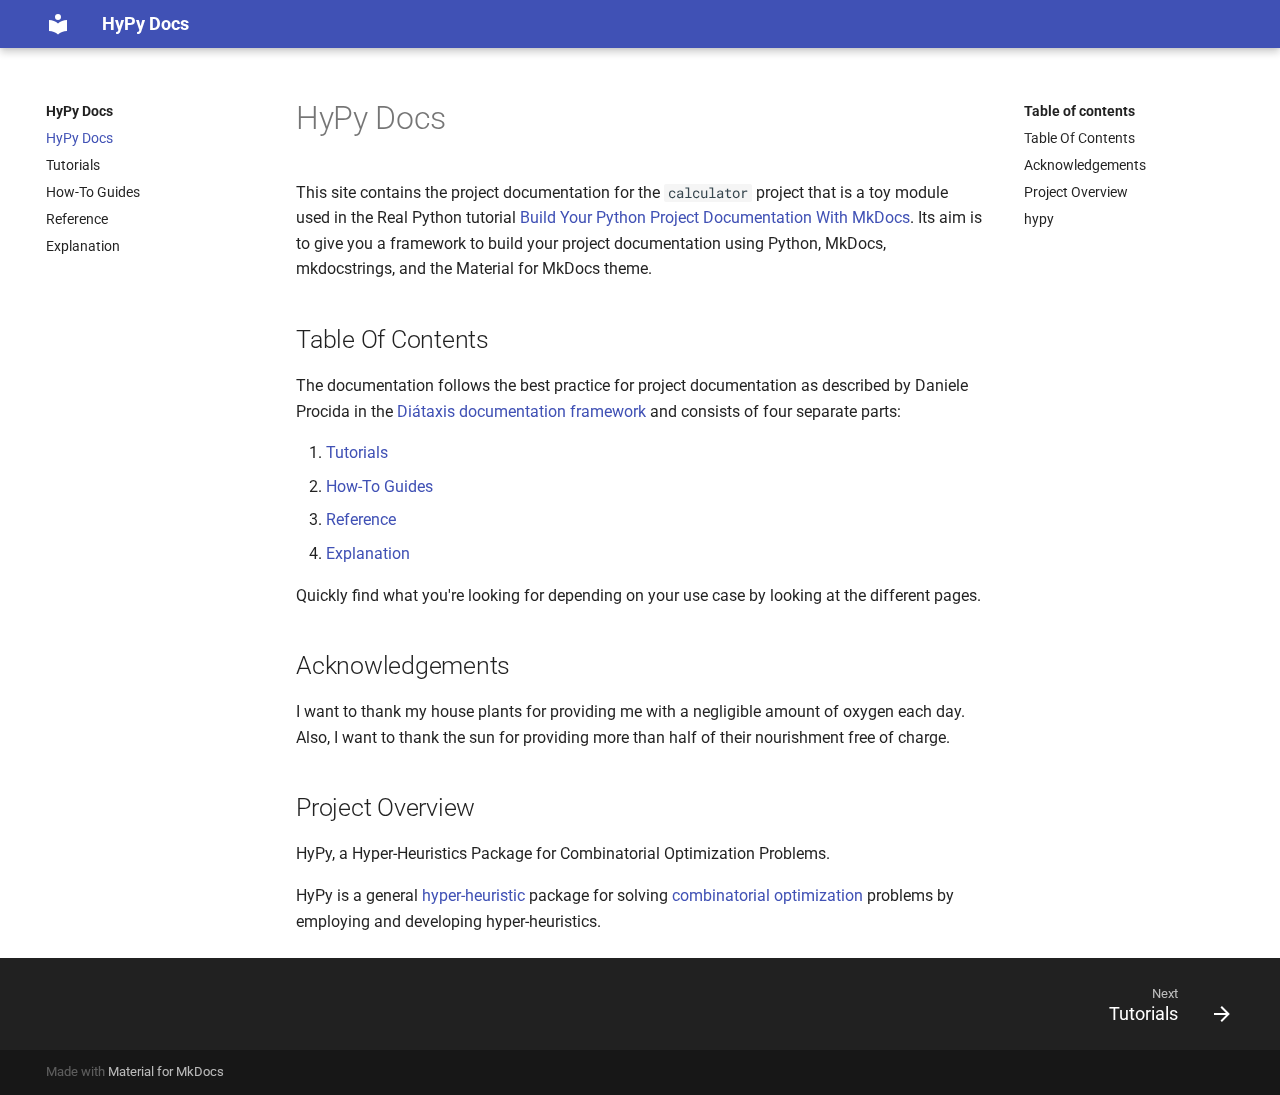
<file: site/index.html>
<!doctype html>
<html lang="en" class="no-js">
  <head>

      <meta charset="utf-8">
      <meta name="viewport" content="width=device-width,initial-scale=1">



      <link rel="icon" href="assets/images/favicon.png">
      <meta name="generator" content="mkdocs-1.4.2, mkdocs-material-8.5.8">



        <title>HyPy Docs</title>



      <link rel="stylesheet" href="assets/stylesheets/main.20d9efc8.min.css">


        <link rel="stylesheet" href="assets/stylesheets/palette.815d1a91.min.css">










        <link rel="preconnect" href="https://fonts.gstatic.com" crossorigin>
        <link rel="stylesheet" href="https://fonts.googleapis.com/css?family=Roboto:300,300i,400,400i,700,700i%7CRoboto+Mono:400,400i,700,700i&display=fallback">
        <style>:root{--md-text-font:"Roboto";--md-code-font:"Roboto Mono"}</style>



      <link rel="stylesheet" href="assets/_mkdocstrings.css">

    <script>__md_scope=new URL(".",location),__md_hash=e=>[...e].reduce((e,_)=>(e<<5)-e+_.charCodeAt(0),0),__md_get=(e,_=localStorage,t=__md_scope)=>JSON.parse(_.getItem(t.pathname+"."+e)),__md_set=(e,_,t=localStorage,a=__md_scope)=>{try{t.setItem(a.pathname+"."+e,JSON.stringify(_))}catch(e){}}</script>






  </head>







    <body dir="ltr" data-md-color-scheme="" data-md-color-primary="none" data-md-color-accent="none">



    <input class="md-toggle" data-md-toggle="drawer" type="checkbox" id="__drawer" autocomplete="off">
    <input class="md-toggle" data-md-toggle="search" type="checkbox" id="__search" autocomplete="off">
    <label class="md-overlay" for="__drawer"></label>
    <div data-md-component="skip">


        <a href="#table-of-contents" class="md-skip">
          Skip to content
        </a>

    </div>
    <div data-md-component="announce">

    </div>




<header class="md-header" data-md-component="header">
  <nav class="md-header__inner md-grid" aria-label="Header">
    <a href="." title="HyPy Docs" class="md-header__button md-logo" aria-label="HyPy Docs" data-md-component="logo">


  <svg xmlns="http://www.w3.org/2000/svg" viewBox="0 0 24 24"><path d="M12 8a3 3 0 0 0 3-3 3 3 0 0 0-3-3 3 3 0 0 0-3 3 3 3 0 0 0 3 3m0 3.54C9.64 9.35 6.5 8 3 8v11c3.5 0 6.64 1.35 9 3.54 2.36-2.19 5.5-3.54 9-3.54V8c-3.5 0-6.64 1.35-9 3.54Z"/></svg>

    </a>
    <label class="md-header__button md-icon" for="__drawer">
      <svg xmlns="http://www.w3.org/2000/svg" viewBox="0 0 24 24"><path d="M3 6h18v2H3V6m0 5h18v2H3v-2m0 5h18v2H3v-2Z"/></svg>
    </label>
    <div class="md-header__title" data-md-component="header-title">
      <div class="md-header__ellipsis">
        <div class="md-header__topic">
          <span class="md-ellipsis">
            HyPy Docs
          </span>
        </div>
        <div class="md-header__topic" data-md-component="header-topic">
          <span class="md-ellipsis">

              HyPy Docs

          </span>
        </div>
      </div>
    </div>




  </nav>

</header>

    <div class="md-container" data-md-component="container">






      <main class="md-main" data-md-component="main">
        <div class="md-main__inner md-grid">



              <div class="md-sidebar md-sidebar--primary" data-md-component="sidebar" data-md-type="navigation" >
                <div class="md-sidebar__scrollwrap">
                  <div class="md-sidebar__inner">



<nav class="md-nav md-nav--primary" aria-label="Navigation" data-md-level="0">
  <label class="md-nav__title" for="__drawer">
    <a href="." title="HyPy Docs" class="md-nav__button md-logo" aria-label="HyPy Docs" data-md-component="logo">


  <svg xmlns="http://www.w3.org/2000/svg" viewBox="0 0 24 24"><path d="M12 8a3 3 0 0 0 3-3 3 3 0 0 0-3-3 3 3 0 0 0-3 3 3 3 0 0 0 3 3m0 3.54C9.64 9.35 6.5 8 3 8v11c3.5 0 6.64 1.35 9 3.54 2.36-2.19 5.5-3.54 9-3.54V8c-3.5 0-6.64 1.35-9 3.54Z"/></svg>

    </a>
    HyPy Docs
  </label>

  <ul class="md-nav__list" data-md-scrollfix>










    <li class="md-nav__item md-nav__item--active">

      <input class="md-nav__toggle md-toggle" data-md-toggle="toc" type="checkbox" id="__toc">



        <label class="md-nav__link md-nav__link--active" for="__toc">
          HyPy Docs
          <span class="md-nav__icon md-icon"></span>
        </label>

      <a href="." class="md-nav__link md-nav__link--active">
        HyPy Docs
      </a>



<nav class="md-nav md-nav--secondary" aria-label="Table of contents">




    <label class="md-nav__title" for="__toc">
      <span class="md-nav__icon md-icon"></span>
      Table of contents
    </label>
    <ul class="md-nav__list" data-md-component="toc" data-md-scrollfix>

        <li class="md-nav__item">
  <a href="#table-of-contents" class="md-nav__link">
    Table Of Contents
  </a>

</li>

        <li class="md-nav__item">
  <a href="#acknowledgements" class="md-nav__link">
    Acknowledgements
  </a>

</li>

        <li class="md-nav__item">
  <a href="#project-overview" class="md-nav__link">
    Project Overview
  </a>

</li>

        <li class="md-nav__item">
  <a href="#hypy" class="md-nav__link">
    hypy
  </a>

</li>

    </ul>

</nav>

    </li>










    <li class="md-nav__item">
      <a href="tutorials/" class="md-nav__link">
        Tutorials
      </a>
    </li>










    <li class="md-nav__item">
      <a href="how-to-guides/" class="md-nav__link">
        How-To Guides
      </a>
    </li>










    <li class="md-nav__item">
      <a href="reference/" class="md-nav__link">
        Reference
      </a>
    </li>










    <li class="md-nav__item">
      <a href="explanation/" class="md-nav__link">
        Explanation
      </a>
    </li>



  </ul>
</nav>
                  </div>
                </div>
              </div>



              <div class="md-sidebar md-sidebar--secondary" data-md-component="sidebar" data-md-type="toc" >
                <div class="md-sidebar__scrollwrap">
                  <div class="md-sidebar__inner">


<nav class="md-nav md-nav--secondary" aria-label="Table of contents">




    <label class="md-nav__title" for="__toc">
      <span class="md-nav__icon md-icon"></span>
      Table of contents
    </label>
    <ul class="md-nav__list" data-md-component="toc" data-md-scrollfix>

        <li class="md-nav__item">
  <a href="#table-of-contents" class="md-nav__link">
    Table Of Contents
  </a>

</li>

        <li class="md-nav__item">
  <a href="#acknowledgements" class="md-nav__link">
    Acknowledgements
  </a>

</li>

        <li class="md-nav__item">
  <a href="#project-overview" class="md-nav__link">
    Project Overview
  </a>

</li>

        <li class="md-nav__item">
  <a href="#hypy" class="md-nav__link">
    hypy
  </a>

</li>

    </ul>

</nav>
                  </div>
                </div>
              </div>



            <div class="md-content" data-md-component="content">
              <article class="md-content__inner md-typeset">




  <h1>HyPy Docs</h1>

<p>This site contains the project documentation for the
<code>calculator</code> project that is a toy module used in the
Real Python tutorial
<a href="https://realpython.com/python-project-documentation-with-mkdocs/">Build Your Python Project Documentation With MkDocs</a>.
Its aim is to give you a framework to build your
project documentation using Python, MkDocs,
mkdocstrings, and the Material for MkDocs theme.</p>
<h2 id="table-of-contents">Table Of Contents</h2>
<p>The documentation follows the best practice for
project documentation as described by Daniele Procida
in the <a href="https://diataxis.fr/">Diátaxis documentation framework</a>
and consists of four separate parts:</p>
<ol>
<li><a href="tutorials/">Tutorials</a></li>
<li><a href="how-to-guides/">How-To Guides</a></li>
<li><a href="reference/">Reference</a></li>
<li><a href="explanation/">Explanation</a></li>
</ol>
<p>Quickly find what you're looking for depending on
your use case by looking at the different pages.</p>
<h2 id="acknowledgements">Acknowledgements</h2>
<p>I want to thank my house plants for providing me with
a negligible amount of oxygen each day. Also, I want
to thank the sun for providing more than half of their
nourishment free of charge.</p>
<h2 id="project-overview">Project Overview</h2>


<div class="doc doc-object doc-module">


<a id="hypy"></a>
  <div class="doc doc-contents first">

      <p>HyPy, a Hyper-Heuristics Package for Combinatorial Optimization Problems.</p>
<p>HyPy is a general <a href="https://en.wikipedia.org/wiki/Hyper-heuristic">hyper-heuristic</a>
package for solving <a href="https://en.wikipedia.org/wiki/Combinatorial_optimization">combinatorial optimization</a>
problems by employing and developing hyper-heuristics.</p>



  <div class="doc doc-children">











  </div>

  </div>

</div>






              </article>
            </div>


        </div>

      </main>

        <footer class="md-footer">


    <nav class="md-footer__inner md-grid" aria-label="Footer" >



        <a href="tutorials/" class="md-footer__link md-footer__link--next" aria-label="Next: Tutorials" rel="next">
          <div class="md-footer__title">
            <div class="md-ellipsis">
              <span class="md-footer__direction">
                Next
              </span>
              Tutorials
            </div>
          </div>
          <div class="md-footer__button md-icon">
            <svg xmlns="http://www.w3.org/2000/svg" viewBox="0 0 24 24"><path d="M4 11v2h12l-5.5 5.5 1.42 1.42L19.84 12l-7.92-7.92L10.5 5.5 16 11H4Z"/></svg>
          </div>
        </a>

    </nav>

  <div class="md-footer-meta md-typeset">
    <div class="md-footer-meta__inner md-grid">
      <div class="md-copyright">


    Made with
    <a href="https://squidfunk.github.io/mkdocs-material/" target="_blank" rel="noopener">
      Material for MkDocs
    </a>

</div>

    </div>
  </div>
</footer>

    </div>
    <div class="md-dialog" data-md-component="dialog">
      <div class="md-dialog__inner md-typeset"></div>
    </div>

    <script id="__config" type="application/json">{"base": ".", "features": [], "search": "assets/javascripts/workers/search.16e2a7d4.min.js", "translations": {"clipboard.copied": "Copied to clipboard", "clipboard.copy": "Copy to clipboard", "search.config.lang": "en", "search.config.pipeline": "trimmer, stopWordFilter", "search.config.separator": "[\\s\\-]+", "search.placeholder": "Search", "search.result.more.one": "1 more on this page", "search.result.more.other": "# more on this page", "search.result.none": "No matching documents", "search.result.one": "1 matching document", "search.result.other": "# matching documents", "search.result.placeholder": "Type to start searching", "search.result.term.missing": "Missing", "select.version.title": "Select version"}}</script>


      <script src="assets/javascripts/bundle.d6c3db9e.min.js"></script>


  </body>
</html>
</file>
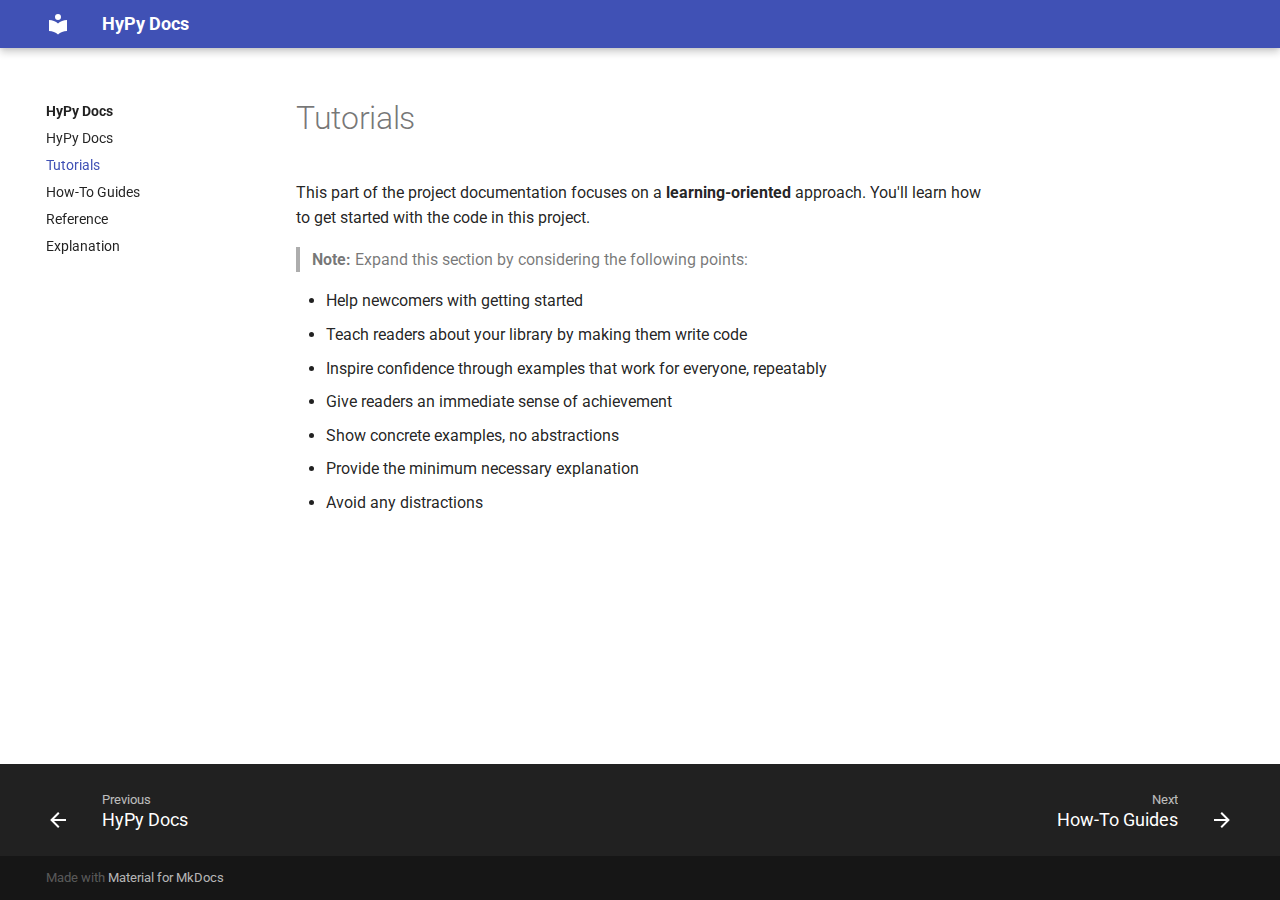
<file: tutorials/index.html>
<!doctype html>
<html lang="en" class="no-js">
  <head>
    
      <meta charset="utf-8">
      <meta name="viewport" content="width=device-width,initial-scale=1">
      
      
      
      <link rel="icon" href="../assets/images/favicon.png">
      <meta name="generator" content="mkdocs-1.4.2, mkdocs-material-8.5.8">
    
    
      
        <title>Tutorials - HyPy Docs</title>
      
    
    
      <link rel="stylesheet" href="../assets/stylesheets/main.20d9efc8.min.css">
      
        
        <link rel="stylesheet" href="../assets/stylesheets/palette.815d1a91.min.css">
        
      
      

    
    
    
      
        
        
        <link rel="preconnect" href="https://fonts.gstatic.com" crossorigin>
        <link rel="stylesheet" href="https://fonts.googleapis.com/css?family=Roboto:300,300i,400,400i,700,700i%7CRoboto+Mono:400,400i,700,700i&display=fallback">
        <style>:root{--md-text-font:"Roboto";--md-code-font:"Roboto Mono"}</style>
      
    
    
      <link rel="stylesheet" href="../assets/_mkdocstrings.css">
    
    <script>__md_scope=new URL("..",location),__md_hash=e=>[...e].reduce((e,_)=>(e<<5)-e+_.charCodeAt(0),0),__md_get=(e,_=localStorage,t=__md_scope)=>JSON.parse(_.getItem(t.pathname+"."+e)),__md_set=(e,_,t=localStorage,a=__md_scope)=>{try{t.setItem(a.pathname+"."+e,JSON.stringify(_))}catch(e){}}</script>
    
      

    
    
    
  </head>
  
  
    
    
    
    
    
    <body dir="ltr" data-md-color-scheme="" data-md-color-primary="none" data-md-color-accent="none">
  
    
    
    <input class="md-toggle" data-md-toggle="drawer" type="checkbox" id="__drawer" autocomplete="off">
    <input class="md-toggle" data-md-toggle="search" type="checkbox" id="__search" autocomplete="off">
    <label class="md-overlay" for="__drawer"></label>
    <div data-md-component="skip">
      
    </div>
    <div data-md-component="announce">
      
    </div>
    
    
      

<header class="md-header" data-md-component="header">
  <nav class="md-header__inner md-grid" aria-label="Header">
    <a href=".." title="HyPy Docs" class="md-header__button md-logo" aria-label="HyPy Docs" data-md-component="logo">
      
  
  <svg xmlns="http://www.w3.org/2000/svg" viewBox="0 0 24 24"><path d="M12 8a3 3 0 0 0 3-3 3 3 0 0 0-3-3 3 3 0 0 0-3 3 3 3 0 0 0 3 3m0 3.54C9.64 9.35 6.5 8 3 8v11c3.5 0 6.64 1.35 9 3.54 2.36-2.19 5.5-3.54 9-3.54V8c-3.5 0-6.64 1.35-9 3.54Z"/></svg>

    </a>
    <label class="md-header__button md-icon" for="__drawer">
      <svg xmlns="http://www.w3.org/2000/svg" viewBox="0 0 24 24"><path d="M3 6h18v2H3V6m0 5h18v2H3v-2m0 5h18v2H3v-2Z"/></svg>
    </label>
    <div class="md-header__title" data-md-component="header-title">
      <div class="md-header__ellipsis">
        <div class="md-header__topic">
          <span class="md-ellipsis">
            HyPy Docs
          </span>
        </div>
        <div class="md-header__topic" data-md-component="header-topic">
          <span class="md-ellipsis">
            
              Tutorials
            
          </span>
        </div>
      </div>
    </div>
    
    
    
    
  </nav>
  
</header>
    
    <div class="md-container" data-md-component="container">
      
      
        
          
        
      
      <main class="md-main" data-md-component="main">
        <div class="md-main__inner md-grid">
          
            
              
              <div class="md-sidebar md-sidebar--primary" data-md-component="sidebar" data-md-type="navigation" >
                <div class="md-sidebar__scrollwrap">
                  <div class="md-sidebar__inner">
                    


<nav class="md-nav md-nav--primary" aria-label="Navigation" data-md-level="0">
  <label class="md-nav__title" for="__drawer">
    <a href=".." title="HyPy Docs" class="md-nav__button md-logo" aria-label="HyPy Docs" data-md-component="logo">
      
  
  <svg xmlns="http://www.w3.org/2000/svg" viewBox="0 0 24 24"><path d="M12 8a3 3 0 0 0 3-3 3 3 0 0 0-3-3 3 3 0 0 0-3 3 3 3 0 0 0 3 3m0 3.54C9.64 9.35 6.5 8 3 8v11c3.5 0 6.64 1.35 9 3.54 2.36-2.19 5.5-3.54 9-3.54V8c-3.5 0-6.64 1.35-9 3.54Z"/></svg>

    </a>
    HyPy Docs
  </label>
  
  <ul class="md-nav__list" data-md-scrollfix>
    
      
      
      

  
  
  
    <li class="md-nav__item">
      <a href=".." class="md-nav__link">
        HyPy Docs
      </a>
    </li>
  

    
      
      
      

  
  
    
  
  
    <li class="md-nav__item md-nav__item--active">
      
      <input class="md-nav__toggle md-toggle" data-md-toggle="toc" type="checkbox" id="__toc">
      
      
      
      <a href="./" class="md-nav__link md-nav__link--active">
        Tutorials
      </a>
      
    </li>
  

    
      
      
      

  
  
  
    <li class="md-nav__item">
      <a href="../how-to-guides/" class="md-nav__link">
        How-To Guides
      </a>
    </li>
  

    
      
      
      

  
  
  
    <li class="md-nav__item">
      <a href="../reference/" class="md-nav__link">
        Reference
      </a>
    </li>
  

    
      
      
      

  
  
  
    <li class="md-nav__item">
      <a href="../explanation/" class="md-nav__link">
        Explanation
      </a>
    </li>
  

    
  </ul>
</nav>
                  </div>
                </div>
              </div>
            
            
              
              <div class="md-sidebar md-sidebar--secondary" data-md-component="sidebar" data-md-type="toc" >
                <div class="md-sidebar__scrollwrap">
                  <div class="md-sidebar__inner">
                    

<nav class="md-nav md-nav--secondary" aria-label="Table of contents">
  
  
  
  
</nav>
                  </div>
                </div>
              </div>
            
          
          
            <div class="md-content" data-md-component="content">
              <article class="md-content__inner md-typeset">
                
                  


  <h1>Tutorials</h1>

<p>This part of the project documentation focuses on a
<strong>learning-oriented</strong> approach. You'll learn how to
get started with the code in this project.</p>
<blockquote>
<p><strong>Note:</strong> Expand this section by considering the
following points:</p>
</blockquote>
<ul>
<li>Help newcomers with getting started</li>
<li>Teach readers about your library by making them
    write code</li>
<li>Inspire confidence through examples that work for
    everyone, repeatably</li>
<li>Give readers an immediate sense of achievement</li>
<li>Show concrete examples, no abstractions</li>
<li>Provide the minimum necessary explanation</li>
<li>Avoid any distractions</li>
</ul>





                
              </article>
            </div>
          
          
        </div>
        
      </main>
      
        <footer class="md-footer">
  
    
    <nav class="md-footer__inner md-grid" aria-label="Footer" >
      
        
        <a href=".." class="md-footer__link md-footer__link--prev" aria-label="Previous: HyPy Docs" rel="prev">
          <div class="md-footer__button md-icon">
            <svg xmlns="http://www.w3.org/2000/svg" viewBox="0 0 24 24"><path d="M20 11v2H8l5.5 5.5-1.42 1.42L4.16 12l7.92-7.92L13.5 5.5 8 11h12Z"/></svg>
          </div>
          <div class="md-footer__title">
            <div class="md-ellipsis">
              <span class="md-footer__direction">
                Previous
              </span>
              HyPy Docs
            </div>
          </div>
        </a>
      
      
        
        <a href="../how-to-guides/" class="md-footer__link md-footer__link--next" aria-label="Next: How-To Guides" rel="next">
          <div class="md-footer__title">
            <div class="md-ellipsis">
              <span class="md-footer__direction">
                Next
              </span>
              How-To Guides
            </div>
          </div>
          <div class="md-footer__button md-icon">
            <svg xmlns="http://www.w3.org/2000/svg" viewBox="0 0 24 24"><path d="M4 11v2h12l-5.5 5.5 1.42 1.42L19.84 12l-7.92-7.92L10.5 5.5 16 11H4Z"/></svg>
          </div>
        </a>
      
    </nav>
  
  <div class="md-footer-meta md-typeset">
    <div class="md-footer-meta__inner md-grid">
      <div class="md-copyright">
  
  
    Made with
    <a href="https://squidfunk.github.io/mkdocs-material/" target="_blank" rel="noopener">
      Material for MkDocs
    </a>
  
</div>
      
    </div>
  </div>
</footer>
      
    </div>
    <div class="md-dialog" data-md-component="dialog">
      <div class="md-dialog__inner md-typeset"></div>
    </div>
    
    <script id="__config" type="application/json">{"base": "..", "features": [], "search": "../assets/javascripts/workers/search.16e2a7d4.min.js", "translations": {"clipboard.copied": "Copied to clipboard", "clipboard.copy": "Copy to clipboard", "search.config.lang": "en", "search.config.pipeline": "trimmer, stopWordFilter", "search.config.separator": "[\\s\\-]+", "search.placeholder": "Search", "search.result.more.one": "1 more on this page", "search.result.more.other": "# more on this page", "search.result.none": "No matching documents", "search.result.one": "1 matching document", "search.result.other": "# matching documents", "search.result.placeholder": "Type to start searching", "search.result.term.missing": "Missing", "select.version.title": "Select version"}}</script>
    
    
      <script src="../assets/javascripts/bundle.d6c3db9e.min.js"></script>
      
    
  </body>
</html>
</file>
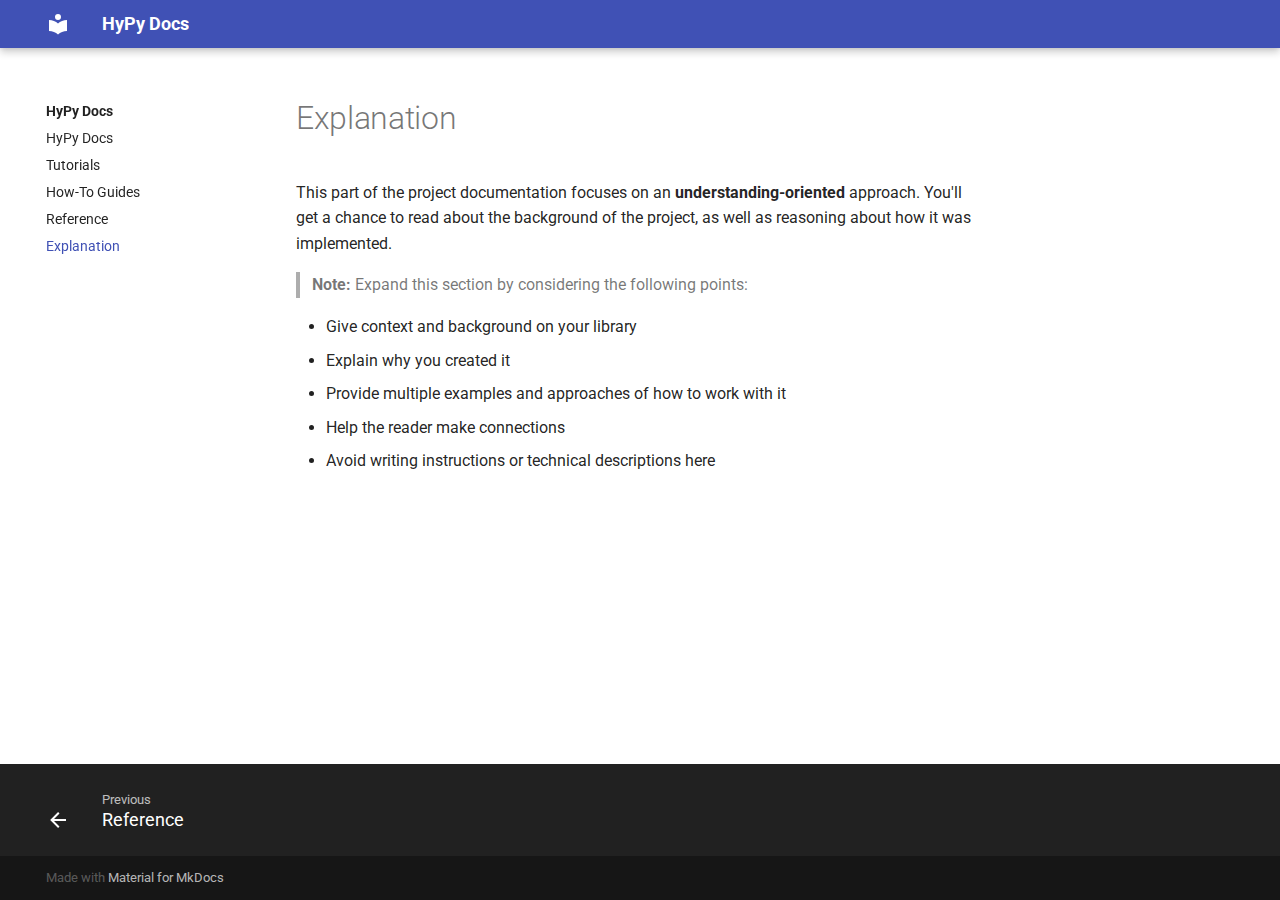
<file: site/explanation/index.html>
<!doctype html>
<html lang="en" class="no-js">
  <head>

      <meta charset="utf-8">
      <meta name="viewport" content="width=device-width,initial-scale=1">



      <link rel="icon" href="../assets/images/favicon.png">
      <meta name="generator" content="mkdocs-1.4.2, mkdocs-material-8.5.8">



        <title>Explanation - HyPy Docs</title>



      <link rel="stylesheet" href="../assets/stylesheets/main.20d9efc8.min.css">


        <link rel="stylesheet" href="../assets/stylesheets/palette.815d1a91.min.css">










        <link rel="preconnect" href="https://fonts.gstatic.com" crossorigin>
        <link rel="stylesheet" href="https://fonts.googleapis.com/css?family=Roboto:300,300i,400,400i,700,700i%7CRoboto+Mono:400,400i,700,700i&display=fallback">
        <style>:root{--md-text-font:"Roboto";--md-code-font:"Roboto Mono"}</style>



      <link rel="stylesheet" href="../assets/_mkdocstrings.css">

    <script>__md_scope=new URL("..",location),__md_hash=e=>[...e].reduce((e,_)=>(e<<5)-e+_.charCodeAt(0),0),__md_get=(e,_=localStorage,t=__md_scope)=>JSON.parse(_.getItem(t.pathname+"."+e)),__md_set=(e,_,t=localStorage,a=__md_scope)=>{try{t.setItem(a.pathname+"."+e,JSON.stringify(_))}catch(e){}}</script>






  </head>







    <body dir="ltr" data-md-color-scheme="" data-md-color-primary="none" data-md-color-accent="none">



    <input class="md-toggle" data-md-toggle="drawer" type="checkbox" id="__drawer" autocomplete="off">
    <input class="md-toggle" data-md-toggle="search" type="checkbox" id="__search" autocomplete="off">
    <label class="md-overlay" for="__drawer"></label>
    <div data-md-component="skip">

    </div>
    <div data-md-component="announce">

    </div>




<header class="md-header" data-md-component="header">
  <nav class="md-header__inner md-grid" aria-label="Header">
    <a href=".." title="HyPy Docs" class="md-header__button md-logo" aria-label="HyPy Docs" data-md-component="logo">


  <svg xmlns="http://www.w3.org/2000/svg" viewBox="0 0 24 24"><path d="M12 8a3 3 0 0 0 3-3 3 3 0 0 0-3-3 3 3 0 0 0-3 3 3 3 0 0 0 3 3m0 3.54C9.64 9.35 6.5 8 3 8v11c3.5 0 6.64 1.35 9 3.54 2.36-2.19 5.5-3.54 9-3.54V8c-3.5 0-6.64 1.35-9 3.54Z"/></svg>

    </a>
    <label class="md-header__button md-icon" for="__drawer">
      <svg xmlns="http://www.w3.org/2000/svg" viewBox="0 0 24 24"><path d="M3 6h18v2H3V6m0 5h18v2H3v-2m0 5h18v2H3v-2Z"/></svg>
    </label>
    <div class="md-header__title" data-md-component="header-title">
      <div class="md-header__ellipsis">
        <div class="md-header__topic">
          <span class="md-ellipsis">
            HyPy Docs
          </span>
        </div>
        <div class="md-header__topic" data-md-component="header-topic">
          <span class="md-ellipsis">

              Explanation

          </span>
        </div>
      </div>
    </div>




  </nav>

</header>

    <div class="md-container" data-md-component="container">






      <main class="md-main" data-md-component="main">
        <div class="md-main__inner md-grid">



              <div class="md-sidebar md-sidebar--primary" data-md-component="sidebar" data-md-type="navigation" >
                <div class="md-sidebar__scrollwrap">
                  <div class="md-sidebar__inner">



<nav class="md-nav md-nav--primary" aria-label="Navigation" data-md-level="0">
  <label class="md-nav__title" for="__drawer">
    <a href=".." title="HyPy Docs" class="md-nav__button md-logo" aria-label="HyPy Docs" data-md-component="logo">


  <svg xmlns="http://www.w3.org/2000/svg" viewBox="0 0 24 24"><path d="M12 8a3 3 0 0 0 3-3 3 3 0 0 0-3-3 3 3 0 0 0-3 3 3 3 0 0 0 3 3m0 3.54C9.64 9.35 6.5 8 3 8v11c3.5 0 6.64 1.35 9 3.54 2.36-2.19 5.5-3.54 9-3.54V8c-3.5 0-6.64 1.35-9 3.54Z"/></svg>

    </a>
    HyPy Docs
  </label>

  <ul class="md-nav__list" data-md-scrollfix>








    <li class="md-nav__item">
      <a href=".." class="md-nav__link">
        HyPy Docs
      </a>
    </li>










    <li class="md-nav__item">
      <a href="../tutorials/" class="md-nav__link">
        Tutorials
      </a>
    </li>










    <li class="md-nav__item">
      <a href="../how-to-guides/" class="md-nav__link">
        How-To Guides
      </a>
    </li>










    <li class="md-nav__item">
      <a href="../reference/" class="md-nav__link">
        Reference
      </a>
    </li>












    <li class="md-nav__item md-nav__item--active">

      <input class="md-nav__toggle md-toggle" data-md-toggle="toc" type="checkbox" id="__toc">



      <a href="./" class="md-nav__link md-nav__link--active">
        Explanation
      </a>

    </li>



  </ul>
</nav>
                  </div>
                </div>
              </div>



              <div class="md-sidebar md-sidebar--secondary" data-md-component="sidebar" data-md-type="toc" >
                <div class="md-sidebar__scrollwrap">
                  <div class="md-sidebar__inner">


<nav class="md-nav md-nav--secondary" aria-label="Table of contents">




</nav>
                  </div>
                </div>
              </div>



            <div class="md-content" data-md-component="content">
              <article class="md-content__inner md-typeset">




  <h1>Explanation</h1>

<p>This part of the project documentation focuses on an
<strong>understanding-oriented</strong> approach. You'll get a
chance to read about the background of the project,
as well as reasoning about how it was implemented.</p>
<blockquote>
<p><strong>Note:</strong> Expand this section by considering the
following points:</p>
</blockquote>
<ul>
<li>Give context and background on your library</li>
<li>Explain why you created it</li>
<li>Provide multiple examples and approaches of how
    to work with it</li>
<li>Help the reader make connections</li>
<li>Avoid writing instructions or technical descriptions
    here</li>
</ul>






              </article>
            </div>


        </div>

      </main>

        <footer class="md-footer">


    <nav class="md-footer__inner md-grid" aria-label="Footer" >


        <a href="../reference/" class="md-footer__link md-footer__link--prev" aria-label="Previous: Reference" rel="prev">
          <div class="md-footer__button md-icon">
            <svg xmlns="http://www.w3.org/2000/svg" viewBox="0 0 24 24"><path d="M20 11v2H8l5.5 5.5-1.42 1.42L4.16 12l7.92-7.92L13.5 5.5 8 11h12Z"/></svg>
          </div>
          <div class="md-footer__title">
            <div class="md-ellipsis">
              <span class="md-footer__direction">
                Previous
              </span>
              Reference
            </div>
          </div>
        </a>


    </nav>

  <div class="md-footer-meta md-typeset">
    <div class="md-footer-meta__inner md-grid">
      <div class="md-copyright">


    Made with
    <a href="https://squidfunk.github.io/mkdocs-material/" target="_blank" rel="noopener">
      Material for MkDocs
    </a>

</div>

    </div>
  </div>
</footer>

    </div>
    <div class="md-dialog" data-md-component="dialog">
      <div class="md-dialog__inner md-typeset"></div>
    </div>

    <script id="__config" type="application/json">{"base": "..", "features": [], "search": "../assets/javascripts/workers/search.16e2a7d4.min.js", "translations": {"clipboard.copied": "Copied to clipboard", "clipboard.copy": "Copy to clipboard", "search.config.lang": "en", "search.config.pipeline": "trimmer, stopWordFilter", "search.config.separator": "[\\s\\-]+", "search.placeholder": "Search", "search.result.more.one": "1 more on this page", "search.result.more.other": "# more on this page", "search.result.none": "No matching documents", "search.result.one": "1 matching document", "search.result.other": "# matching documents", "search.result.placeholder": "Type to start searching", "search.result.term.missing": "Missing", "select.version.title": "Select version"}}</script>


      <script src="../assets/javascripts/bundle.d6c3db9e.min.js"></script>


  </body>
</html>
</file>
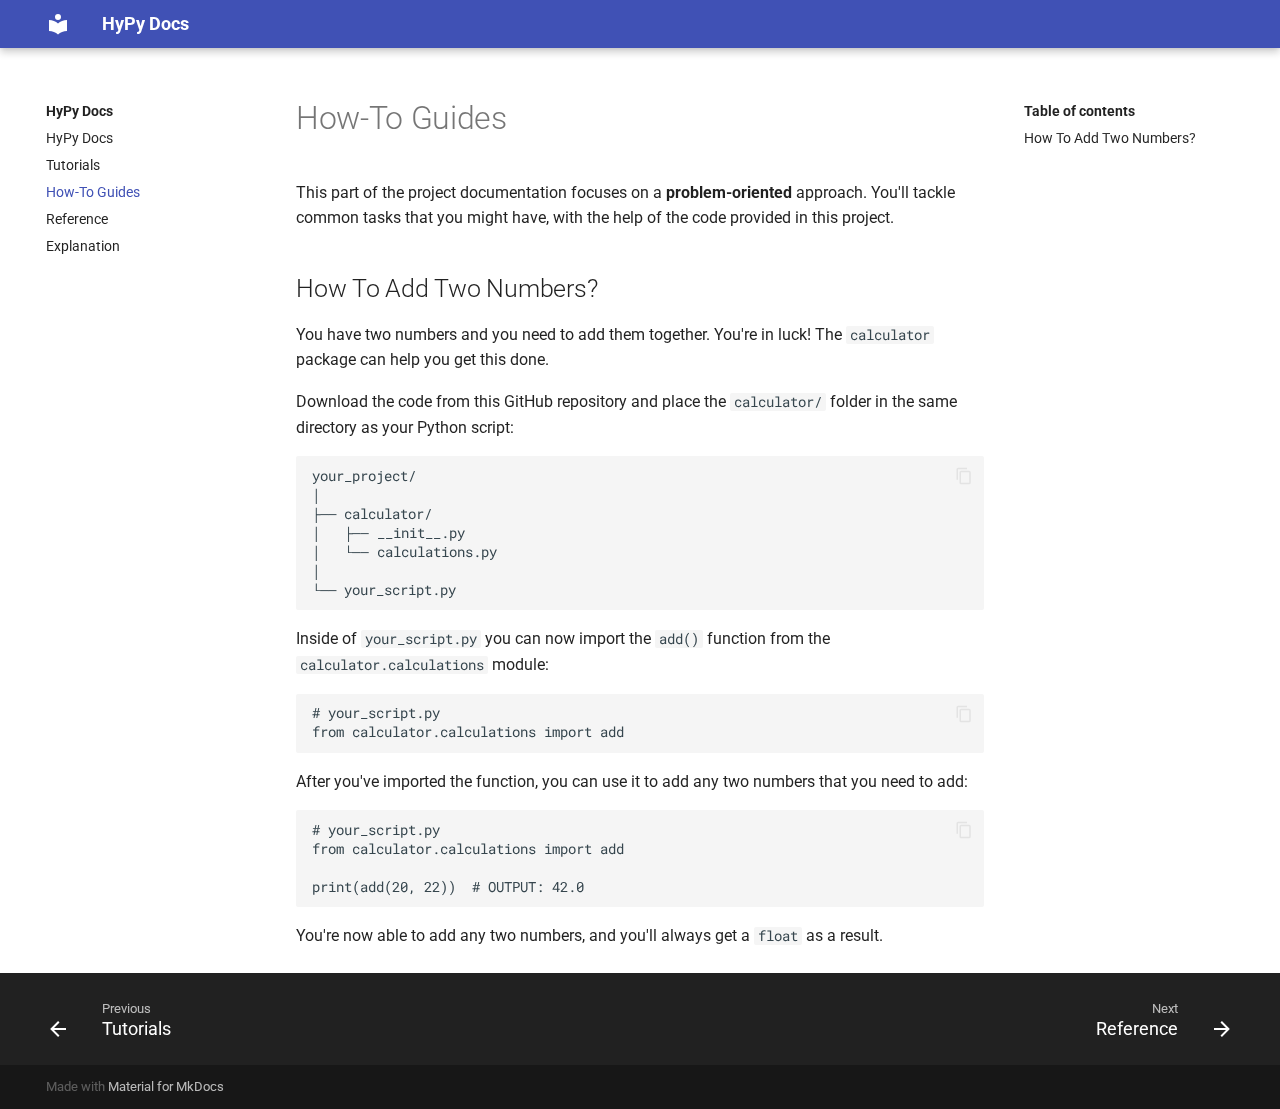
<file: site/how-to-guides/index.html>
<!doctype html>
<html lang="en" class="no-js">
  <head>

      <meta charset="utf-8">
      <meta name="viewport" content="width=device-width,initial-scale=1">



      <link rel="icon" href="../assets/images/favicon.png">
      <meta name="generator" content="mkdocs-1.4.2, mkdocs-material-8.5.8">



        <title>How-To Guides - HyPy Docs</title>



      <link rel="stylesheet" href="../assets/stylesheets/main.20d9efc8.min.css">


        <link rel="stylesheet" href="../assets/stylesheets/palette.815d1a91.min.css">










        <link rel="preconnect" href="https://fonts.gstatic.com" crossorigin>
        <link rel="stylesheet" href="https://fonts.googleapis.com/css?family=Roboto:300,300i,400,400i,700,700i%7CRoboto+Mono:400,400i,700,700i&display=fallback">
        <style>:root{--md-text-font:"Roboto";--md-code-font:"Roboto Mono"}</style>



      <link rel="stylesheet" href="../assets/_mkdocstrings.css">

    <script>__md_scope=new URL("..",location),__md_hash=e=>[...e].reduce((e,_)=>(e<<5)-e+_.charCodeAt(0),0),__md_get=(e,_=localStorage,t=__md_scope)=>JSON.parse(_.getItem(t.pathname+"."+e)),__md_set=(e,_,t=localStorage,a=__md_scope)=>{try{t.setItem(a.pathname+"."+e,JSON.stringify(_))}catch(e){}}</script>






  </head>







    <body dir="ltr" data-md-color-scheme="" data-md-color-primary="none" data-md-color-accent="none">



    <input class="md-toggle" data-md-toggle="drawer" type="checkbox" id="__drawer" autocomplete="off">
    <input class="md-toggle" data-md-toggle="search" type="checkbox" id="__search" autocomplete="off">
    <label class="md-overlay" for="__drawer"></label>
    <div data-md-component="skip">


        <a href="#how-to-add-two-numbers" class="md-skip">
          Skip to content
        </a>

    </div>
    <div data-md-component="announce">

    </div>




<header class="md-header" data-md-component="header">
  <nav class="md-header__inner md-grid" aria-label="Header">
    <a href=".." title="HyPy Docs" class="md-header__button md-logo" aria-label="HyPy Docs" data-md-component="logo">


  <svg xmlns="http://www.w3.org/2000/svg" viewBox="0 0 24 24"><path d="M12 8a3 3 0 0 0 3-3 3 3 0 0 0-3-3 3 3 0 0 0-3 3 3 3 0 0 0 3 3m0 3.54C9.64 9.35 6.5 8 3 8v11c3.5 0 6.64 1.35 9 3.54 2.36-2.19 5.5-3.54 9-3.54V8c-3.5 0-6.64 1.35-9 3.54Z"/></svg>

    </a>
    <label class="md-header__button md-icon" for="__drawer">
      <svg xmlns="http://www.w3.org/2000/svg" viewBox="0 0 24 24"><path d="M3 6h18v2H3V6m0 5h18v2H3v-2m0 5h18v2H3v-2Z"/></svg>
    </label>
    <div class="md-header__title" data-md-component="header-title">
      <div class="md-header__ellipsis">
        <div class="md-header__topic">
          <span class="md-ellipsis">
            HyPy Docs
          </span>
        </div>
        <div class="md-header__topic" data-md-component="header-topic">
          <span class="md-ellipsis">

              How-To Guides

          </span>
        </div>
      </div>
    </div>




  </nav>

</header>

    <div class="md-container" data-md-component="container">






      <main class="md-main" data-md-component="main">
        <div class="md-main__inner md-grid">



              <div class="md-sidebar md-sidebar--primary" data-md-component="sidebar" data-md-type="navigation" >
                <div class="md-sidebar__scrollwrap">
                  <div class="md-sidebar__inner">



<nav class="md-nav md-nav--primary" aria-label="Navigation" data-md-level="0">
  <label class="md-nav__title" for="__drawer">
    <a href=".." title="HyPy Docs" class="md-nav__button md-logo" aria-label="HyPy Docs" data-md-component="logo">


  <svg xmlns="http://www.w3.org/2000/svg" viewBox="0 0 24 24"><path d="M12 8a3 3 0 0 0 3-3 3 3 0 0 0-3-3 3 3 0 0 0-3 3 3 3 0 0 0 3 3m0 3.54C9.64 9.35 6.5 8 3 8v11c3.5 0 6.64 1.35 9 3.54 2.36-2.19 5.5-3.54 9-3.54V8c-3.5 0-6.64 1.35-9 3.54Z"/></svg>

    </a>
    HyPy Docs
  </label>

  <ul class="md-nav__list" data-md-scrollfix>








    <li class="md-nav__item">
      <a href=".." class="md-nav__link">
        HyPy Docs
      </a>
    </li>










    <li class="md-nav__item">
      <a href="../tutorials/" class="md-nav__link">
        Tutorials
      </a>
    </li>












    <li class="md-nav__item md-nav__item--active">

      <input class="md-nav__toggle md-toggle" data-md-toggle="toc" type="checkbox" id="__toc">



        <label class="md-nav__link md-nav__link--active" for="__toc">
          How-To Guides
          <span class="md-nav__icon md-icon"></span>
        </label>

      <a href="./" class="md-nav__link md-nav__link--active">
        How-To Guides
      </a>



<nav class="md-nav md-nav--secondary" aria-label="Table of contents">




    <label class="md-nav__title" for="__toc">
      <span class="md-nav__icon md-icon"></span>
      Table of contents
    </label>
    <ul class="md-nav__list" data-md-component="toc" data-md-scrollfix>

        <li class="md-nav__item">
  <a href="#how-to-add-two-numbers" class="md-nav__link">
    How To Add Two Numbers?
  </a>

</li>

    </ul>

</nav>

    </li>










    <li class="md-nav__item">
      <a href="../reference/" class="md-nav__link">
        Reference
      </a>
    </li>










    <li class="md-nav__item">
      <a href="../explanation/" class="md-nav__link">
        Explanation
      </a>
    </li>



  </ul>
</nav>
                  </div>
                </div>
              </div>



              <div class="md-sidebar md-sidebar--secondary" data-md-component="sidebar" data-md-type="toc" >
                <div class="md-sidebar__scrollwrap">
                  <div class="md-sidebar__inner">


<nav class="md-nav md-nav--secondary" aria-label="Table of contents">




    <label class="md-nav__title" for="__toc">
      <span class="md-nav__icon md-icon"></span>
      Table of contents
    </label>
    <ul class="md-nav__list" data-md-component="toc" data-md-scrollfix>

        <li class="md-nav__item">
  <a href="#how-to-add-two-numbers" class="md-nav__link">
    How To Add Two Numbers?
  </a>

</li>

    </ul>

</nav>
                  </div>
                </div>
              </div>



            <div class="md-content" data-md-component="content">
              <article class="md-content__inner md-typeset">




  <h1>How-To Guides</h1>

<p>This part of the project documentation focuses on a
<strong>problem-oriented</strong> approach. You'll tackle common
tasks that you might have, with the help of the code
provided in this project.</p>
<h2 id="how-to-add-two-numbers">How To Add Two Numbers?</h2>
<p>You have two numbers and you need to add them together.
You're in luck! The <code>calculator</code> package can help you
get this done.</p>
<p>Download the code from this GitHub repository and place
the <code>calculator/</code> folder in the same directory as your
Python script:</p>
<pre><code>your_project/
│
├── calculator/
│   ├── __init__.py
│   └── calculations.py
│
└── your_script.py
</code></pre>
<p>Inside of <code>your_script.py</code> you can now import the
<code>add()</code> function from the <code>calculator.calculations</code>
module:</p>
<pre><code># your_script.py
from calculator.calculations import add
</code></pre>
<p>After you've imported the function, you can use it
to add any two numbers that you need to add:</p>
<pre><code># your_script.py
from calculator.calculations import add

print(add(20, 22))  # OUTPUT: 42.0
</code></pre>
<p>You're now able to add any two numbers, and you'll
always get a <code>float</code> as a result.</p>






              </article>
            </div>


        </div>

      </main>

        <footer class="md-footer">


    <nav class="md-footer__inner md-grid" aria-label="Footer" >


        <a href="../tutorials/" class="md-footer__link md-footer__link--prev" aria-label="Previous: Tutorials" rel="prev">
          <div class="md-footer__button md-icon">
            <svg xmlns="http://www.w3.org/2000/svg" viewBox="0 0 24 24"><path d="M20 11v2H8l5.5 5.5-1.42 1.42L4.16 12l7.92-7.92L13.5 5.5 8 11h12Z"/></svg>
          </div>
          <div class="md-footer__title">
            <div class="md-ellipsis">
              <span class="md-footer__direction">
                Previous
              </span>
              Tutorials
            </div>
          </div>
        </a>



        <a href="../reference/" class="md-footer__link md-footer__link--next" aria-label="Next: Reference" rel="next">
          <div class="md-footer__title">
            <div class="md-ellipsis">
              <span class="md-footer__direction">
                Next
              </span>
              Reference
            </div>
          </div>
          <div class="md-footer__button md-icon">
            <svg xmlns="http://www.w3.org/2000/svg" viewBox="0 0 24 24"><path d="M4 11v2h12l-5.5 5.5 1.42 1.42L19.84 12l-7.92-7.92L10.5 5.5 16 11H4Z"/></svg>
          </div>
        </a>

    </nav>

  <div class="md-footer-meta md-typeset">
    <div class="md-footer-meta__inner md-grid">
      <div class="md-copyright">


    Made with
    <a href="https://squidfunk.github.io/mkdocs-material/" target="_blank" rel="noopener">
      Material for MkDocs
    </a>

</div>

    </div>
  </div>
</footer>

    </div>
    <div class="md-dialog" data-md-component="dialog">
      <div class="md-dialog__inner md-typeset"></div>
    </div>

    <script id="__config" type="application/json">{"base": "..", "features": [], "search": "../assets/javascripts/workers/search.16e2a7d4.min.js", "translations": {"clipboard.copied": "Copied to clipboard", "clipboard.copy": "Copy to clipboard", "search.config.lang": "en", "search.config.pipeline": "trimmer, stopWordFilter", "search.config.separator": "[\\s\\-]+", "search.placeholder": "Search", "search.result.more.one": "1 more on this page", "search.result.more.other": "# more on this page", "search.result.none": "No matching documents", "search.result.one": "1 matching document", "search.result.other": "# matching documents", "search.result.placeholder": "Type to start searching", "search.result.term.missing": "Missing", "select.version.title": "Select version"}}</script>


      <script src="../assets/javascripts/bundle.d6c3db9e.min.js"></script>


  </body>
</html>
</file>
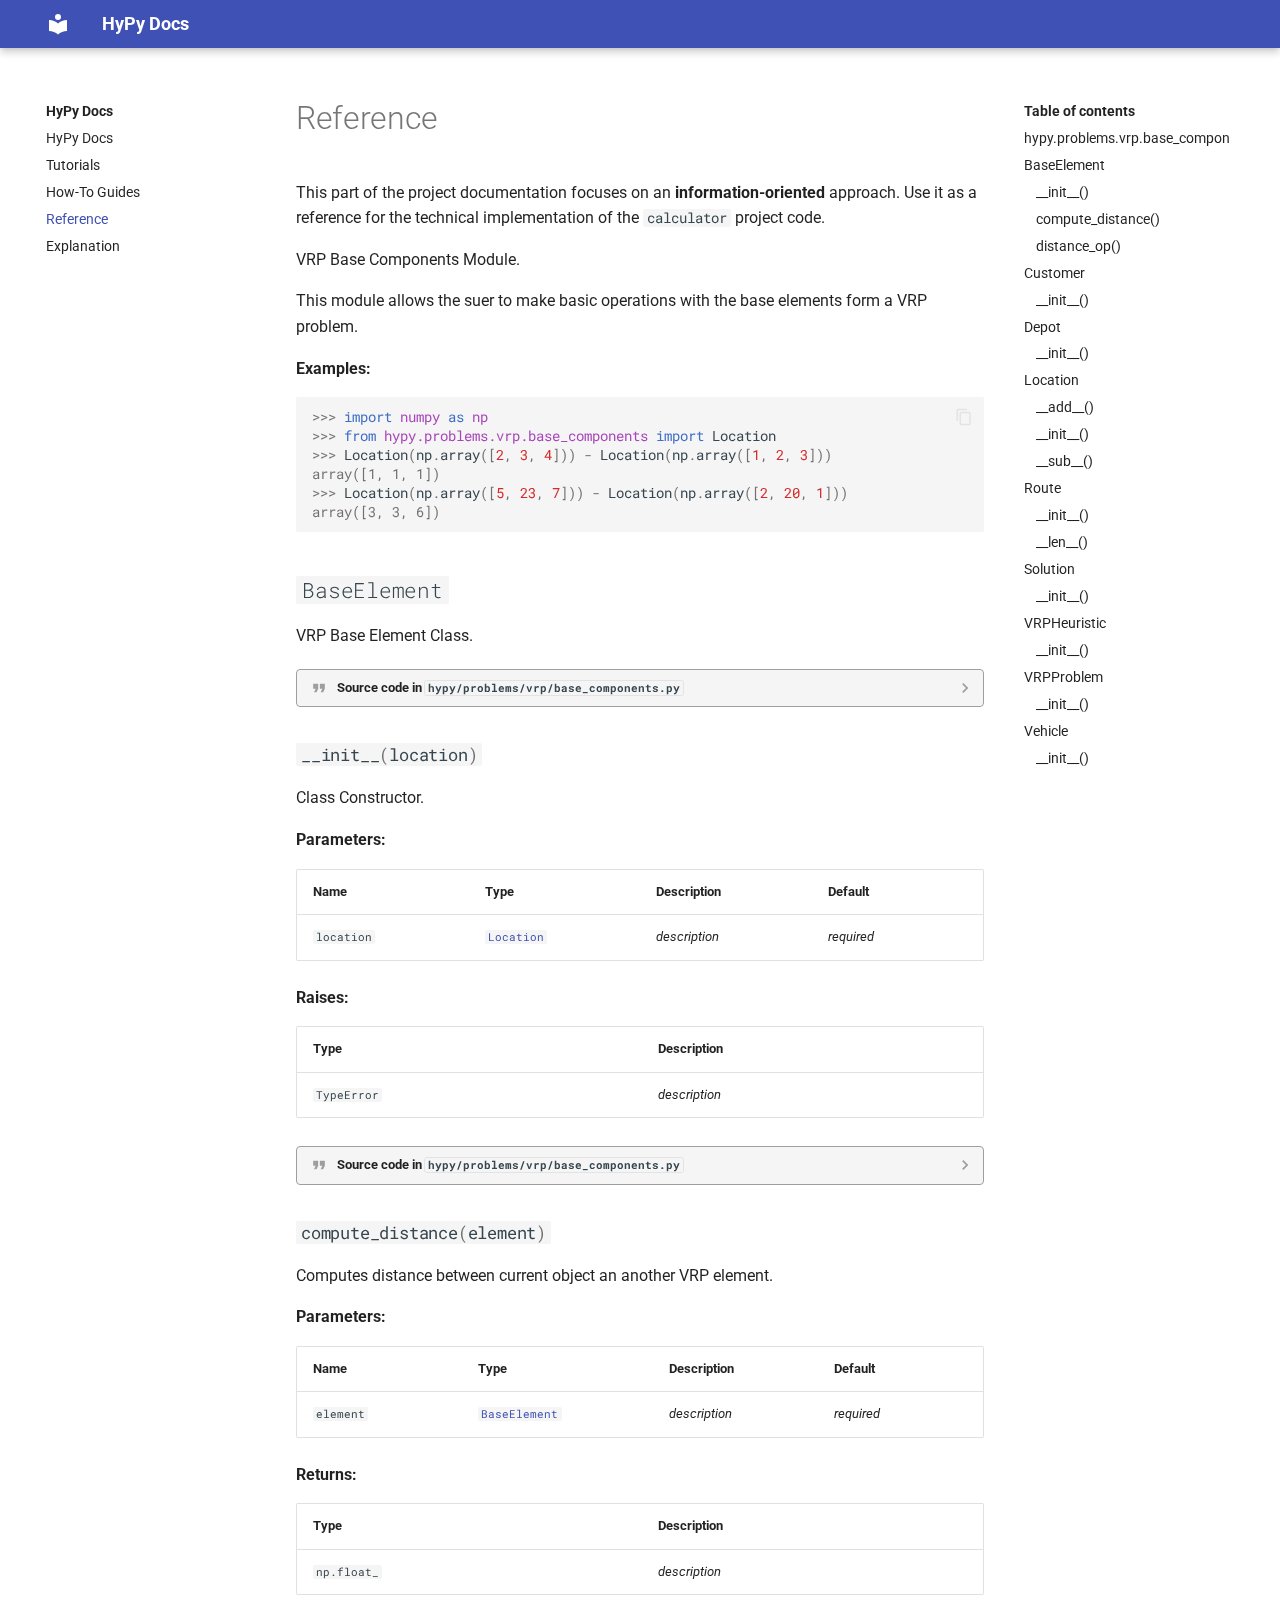
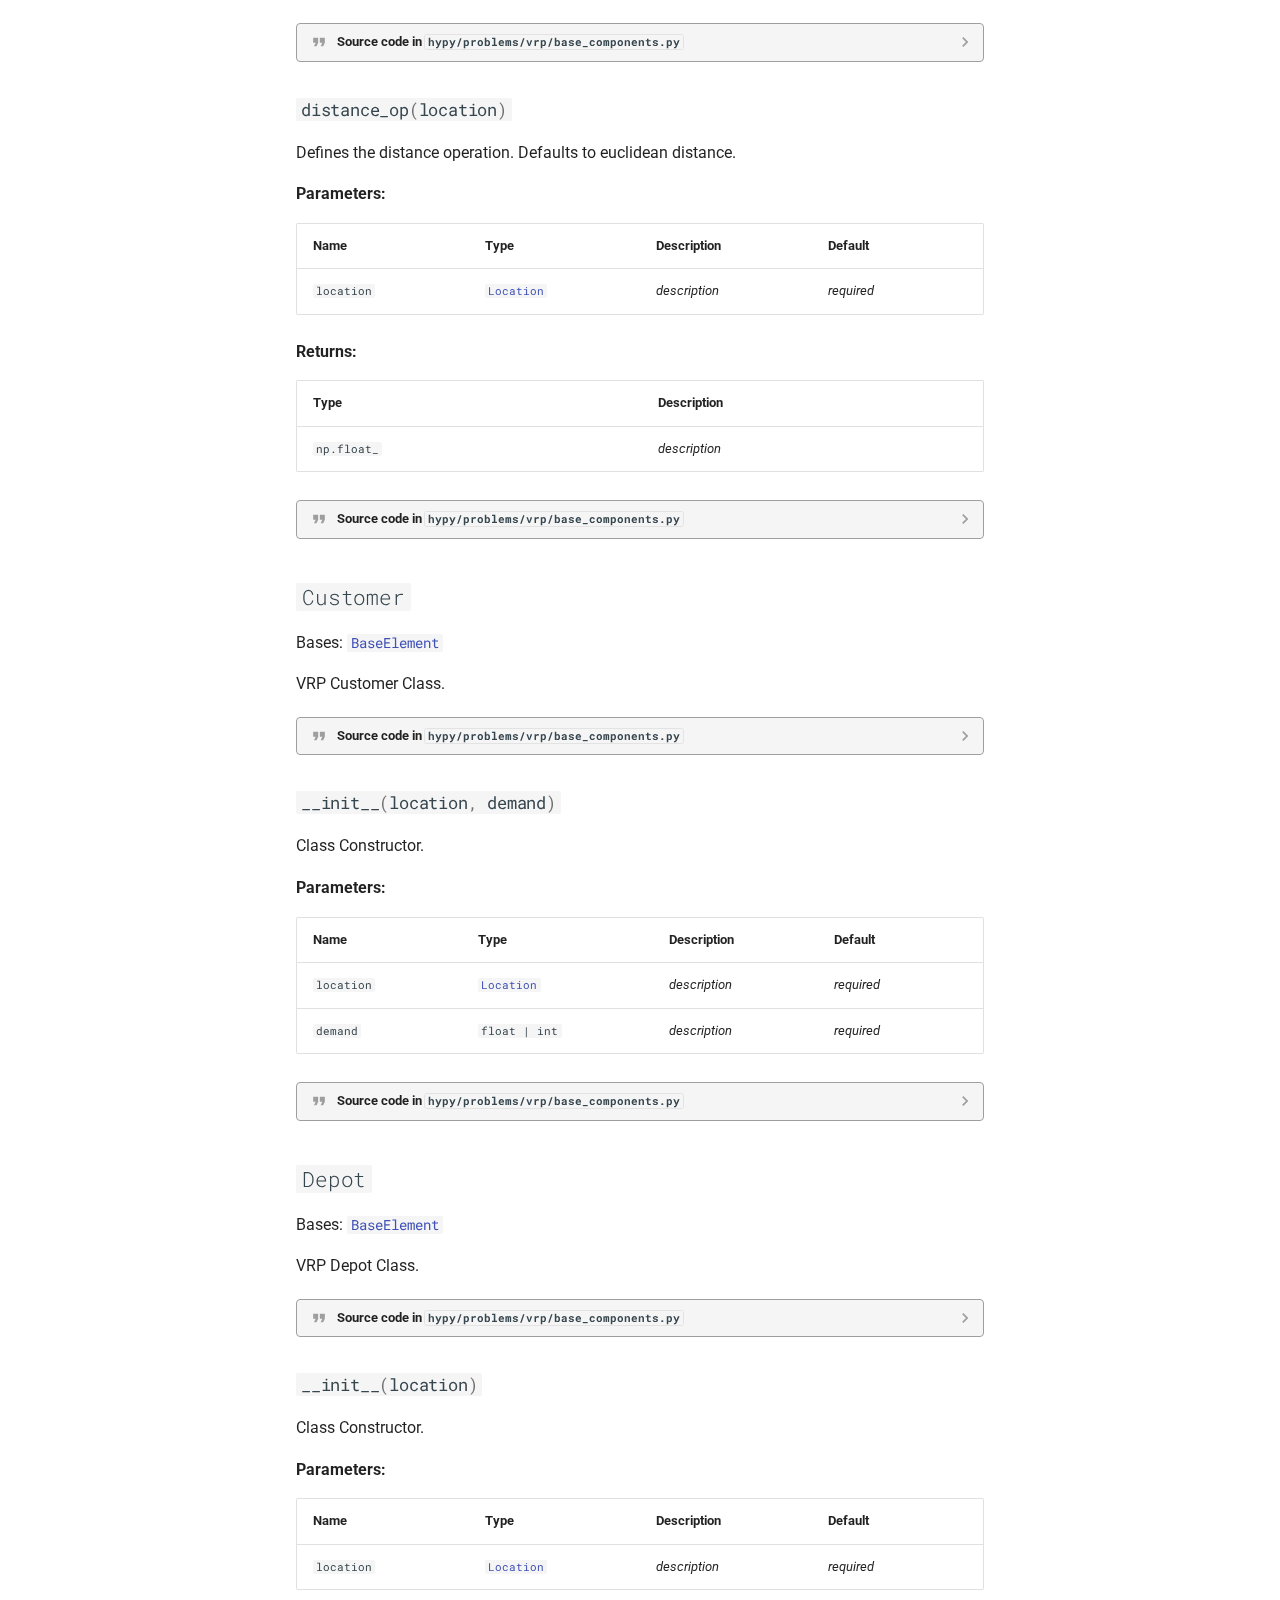
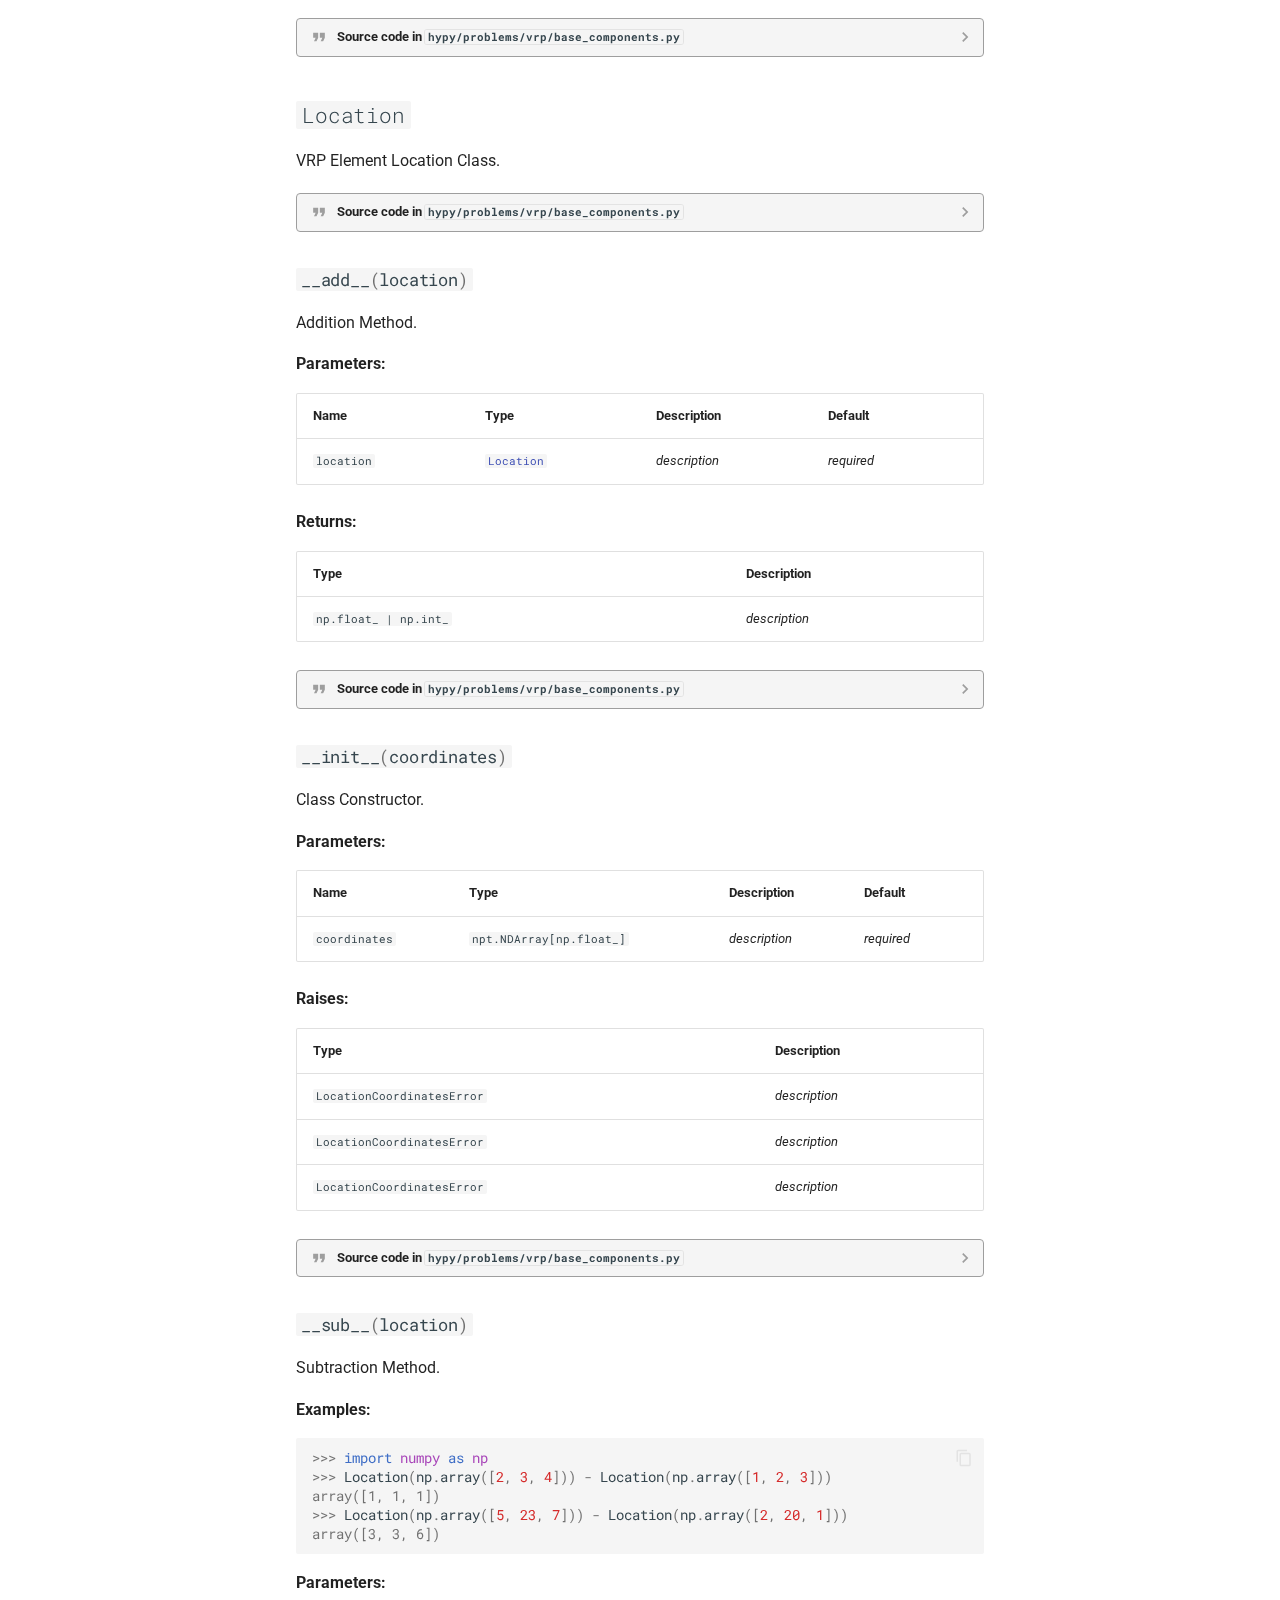
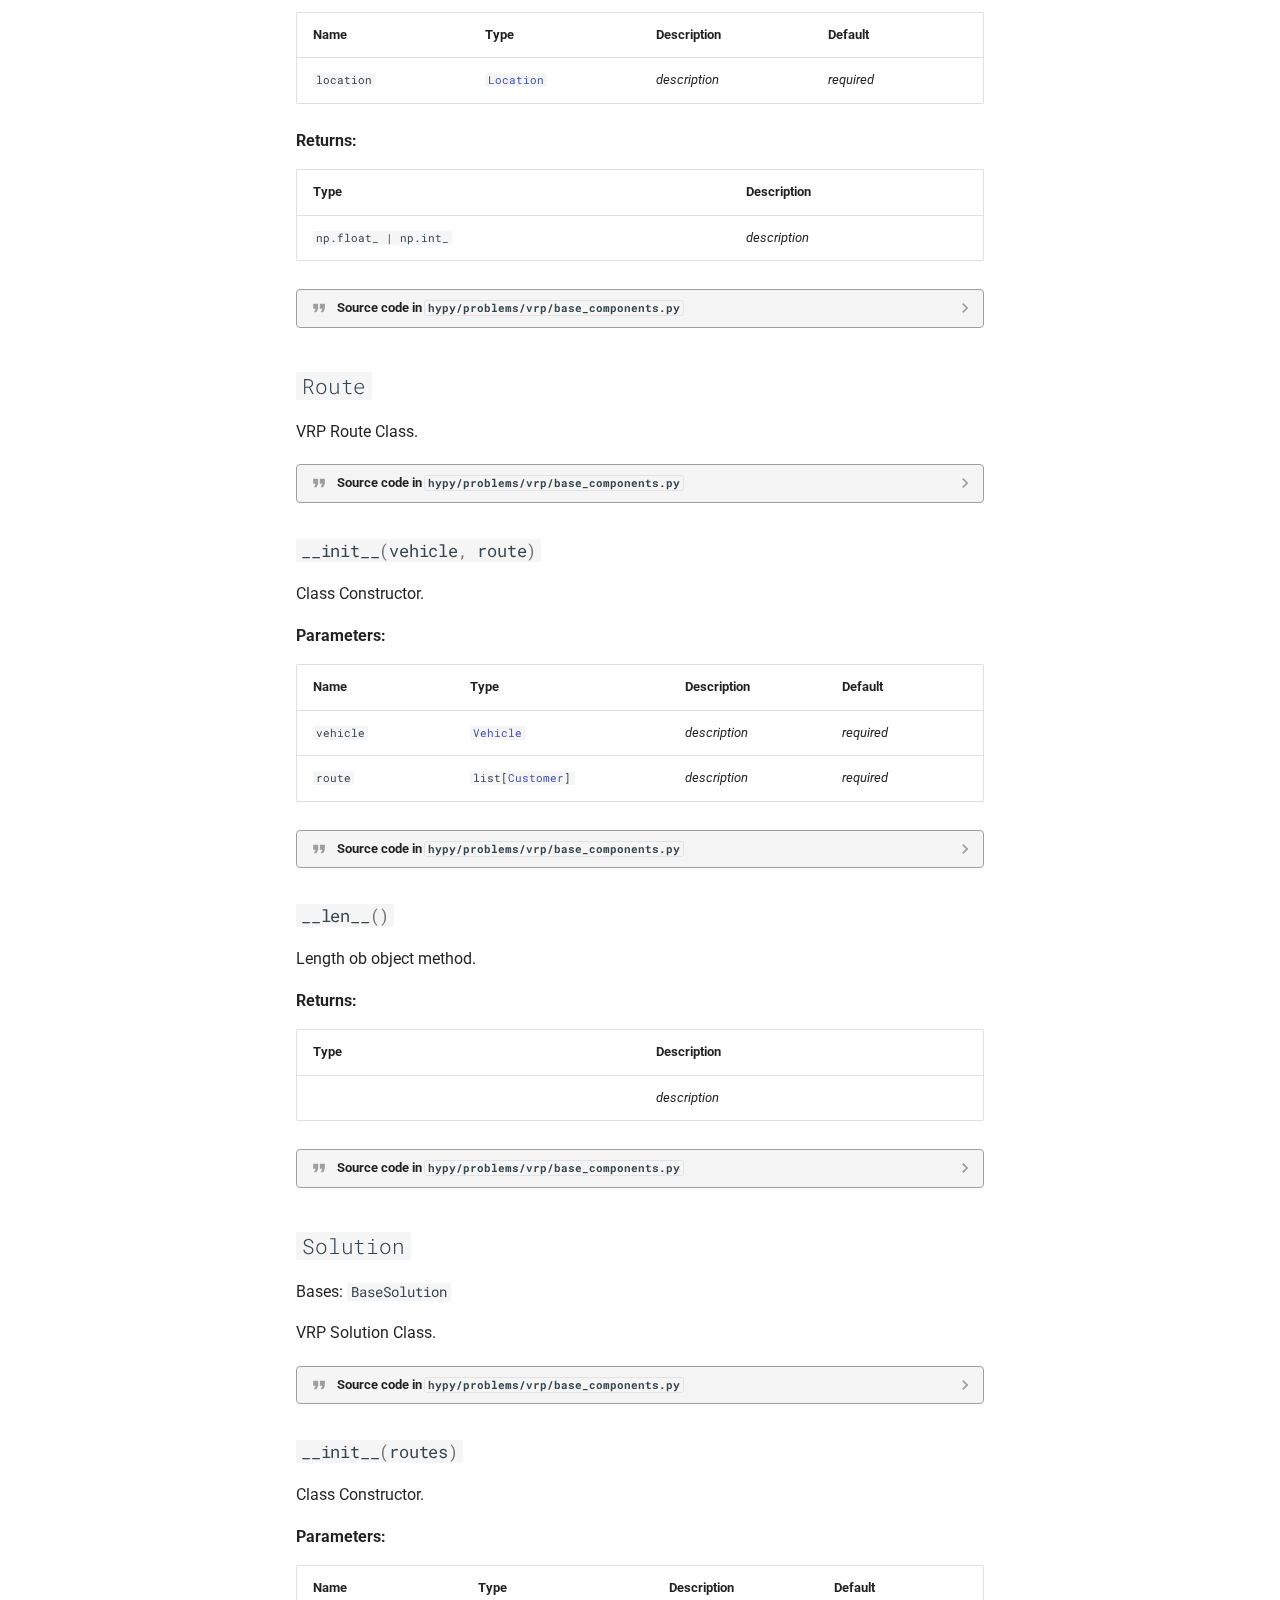
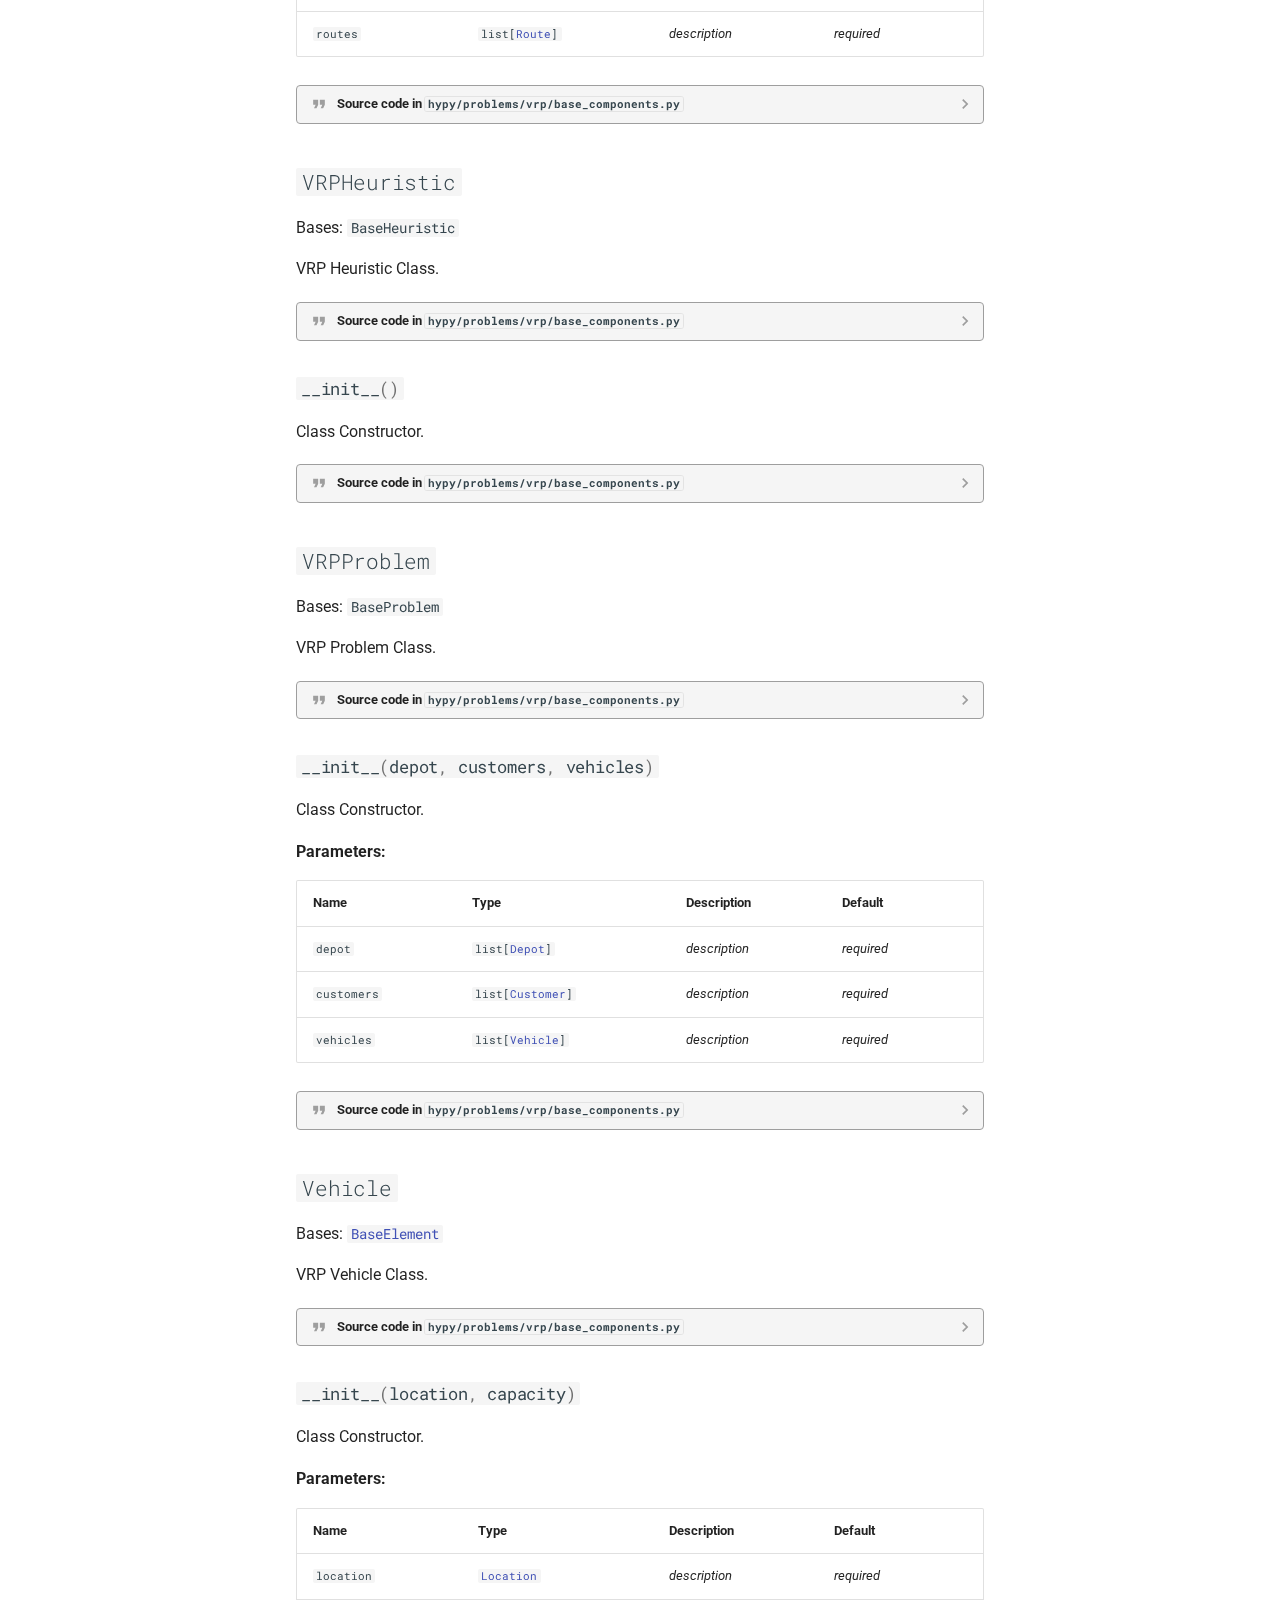
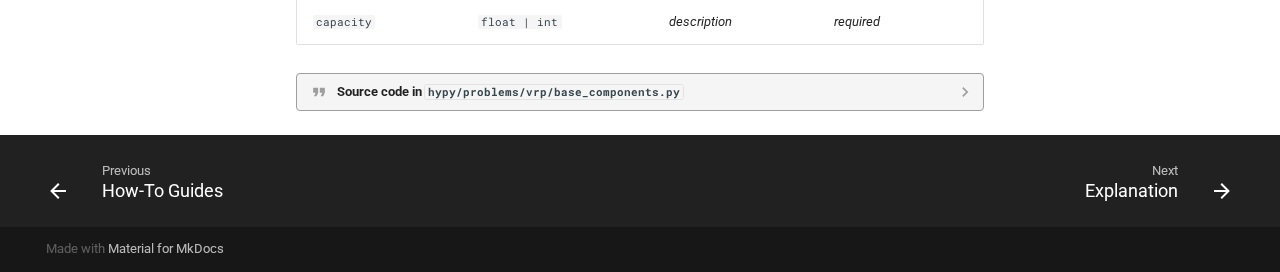
<file: site/reference/index.html>
<!doctype html>
<html lang="en" class="no-js">
  <head>

      <meta charset="utf-8">
      <meta name="viewport" content="width=device-width,initial-scale=1">



      <link rel="icon" href="../assets/images/favicon.png">
      <meta name="generator" content="mkdocs-1.4.2, mkdocs-material-8.5.8">



        <title>Reference - HyPy Docs</title>



      <link rel="stylesheet" href="../assets/stylesheets/main.20d9efc8.min.css">


        <link rel="stylesheet" href="../assets/stylesheets/palette.815d1a91.min.css">










        <link rel="preconnect" href="https://fonts.gstatic.com" crossorigin>
        <link rel="stylesheet" href="https://fonts.googleapis.com/css?family=Roboto:300,300i,400,400i,700,700i%7CRoboto+Mono:400,400i,700,700i&display=fallback">
        <style>:root{--md-text-font:"Roboto";--md-code-font:"Roboto Mono"}</style>



      <link rel="stylesheet" href="../assets/_mkdocstrings.css">

    <script>__md_scope=new URL("..",location),__md_hash=e=>[...e].reduce((e,_)=>(e<<5)-e+_.charCodeAt(0),0),__md_get=(e,_=localStorage,t=__md_scope)=>JSON.parse(_.getItem(t.pathname+"."+e)),__md_set=(e,_,t=localStorage,a=__md_scope)=>{try{t.setItem(a.pathname+"."+e,JSON.stringify(_))}catch(e){}}</script>






  </head>







    <body dir="ltr" data-md-color-scheme="" data-md-color-primary="none" data-md-color-accent="none">



    <input class="md-toggle" data-md-toggle="drawer" type="checkbox" id="__drawer" autocomplete="off">
    <input class="md-toggle" data-md-toggle="search" type="checkbox" id="__search" autocomplete="off">
    <label class="md-overlay" for="__drawer"></label>
    <div data-md-component="skip">


        <a href="#hypy.problems.vrp.base_components" class="md-skip">
          Skip to content
        </a>

    </div>
    <div data-md-component="announce">

    </div>




<header class="md-header" data-md-component="header">
  <nav class="md-header__inner md-grid" aria-label="Header">
    <a href=".." title="HyPy Docs" class="md-header__button md-logo" aria-label="HyPy Docs" data-md-component="logo">


  <svg xmlns="http://www.w3.org/2000/svg" viewBox="0 0 24 24"><path d="M12 8a3 3 0 0 0 3-3 3 3 0 0 0-3-3 3 3 0 0 0-3 3 3 3 0 0 0 3 3m0 3.54C9.64 9.35 6.5 8 3 8v11c3.5 0 6.64 1.35 9 3.54 2.36-2.19 5.5-3.54 9-3.54V8c-3.5 0-6.64 1.35-9 3.54Z"/></svg>

    </a>
    <label class="md-header__button md-icon" for="__drawer">
      <svg xmlns="http://www.w3.org/2000/svg" viewBox="0 0 24 24"><path d="M3 6h18v2H3V6m0 5h18v2H3v-2m0 5h18v2H3v-2Z"/></svg>
    </label>
    <div class="md-header__title" data-md-component="header-title">
      <div class="md-header__ellipsis">
        <div class="md-header__topic">
          <span class="md-ellipsis">
            HyPy Docs
          </span>
        </div>
        <div class="md-header__topic" data-md-component="header-topic">
          <span class="md-ellipsis">

              Reference

          </span>
        </div>
      </div>
    </div>




  </nav>

</header>

    <div class="md-container" data-md-component="container">






      <main class="md-main" data-md-component="main">
        <div class="md-main__inner md-grid">



              <div class="md-sidebar md-sidebar--primary" data-md-component="sidebar" data-md-type="navigation" >
                <div class="md-sidebar__scrollwrap">
                  <div class="md-sidebar__inner">



<nav class="md-nav md-nav--primary" aria-label="Navigation" data-md-level="0">
  <label class="md-nav__title" for="__drawer">
    <a href=".." title="HyPy Docs" class="md-nav__button md-logo" aria-label="HyPy Docs" data-md-component="logo">


  <svg xmlns="http://www.w3.org/2000/svg" viewBox="0 0 24 24"><path d="M12 8a3 3 0 0 0 3-3 3 3 0 0 0-3-3 3 3 0 0 0-3 3 3 3 0 0 0 3 3m0 3.54C9.64 9.35 6.5 8 3 8v11c3.5 0 6.64 1.35 9 3.54 2.36-2.19 5.5-3.54 9-3.54V8c-3.5 0-6.64 1.35-9 3.54Z"/></svg>

    </a>
    HyPy Docs
  </label>

  <ul class="md-nav__list" data-md-scrollfix>








    <li class="md-nav__item">
      <a href=".." class="md-nav__link">
        HyPy Docs
      </a>
    </li>










    <li class="md-nav__item">
      <a href="../tutorials/" class="md-nav__link">
        Tutorials
      </a>
    </li>










    <li class="md-nav__item">
      <a href="../how-to-guides/" class="md-nav__link">
        How-To Guides
      </a>
    </li>












    <li class="md-nav__item md-nav__item--active">

      <input class="md-nav__toggle md-toggle" data-md-toggle="toc" type="checkbox" id="__toc">



        <label class="md-nav__link md-nav__link--active" for="__toc">
          Reference
          <span class="md-nav__icon md-icon"></span>
        </label>

      <a href="./" class="md-nav__link md-nav__link--active">
        Reference
      </a>



<nav class="md-nav md-nav--secondary" aria-label="Table of contents">




    <label class="md-nav__title" for="__toc">
      <span class="md-nav__icon md-icon"></span>
      Table of contents
    </label>
    <ul class="md-nav__list" data-md-component="toc" data-md-scrollfix>

        <li class="md-nav__item">
  <a href="#hypy.problems.vrp.base_components" class="md-nav__link">
    hypy.problems.vrp.base_components
  </a>

</li>

        <li class="md-nav__item">
  <a href="#hypy.problems.vrp.base_components.BaseElement" class="md-nav__link">
    BaseElement
  </a>

    <nav class="md-nav" aria-label="BaseElement">
      <ul class="md-nav__list">

          <li class="md-nav__item">
  <a href="#hypy.problems.vrp.base_components.BaseElement.__init__" class="md-nav__link">
    __init__()
  </a>

</li>

          <li class="md-nav__item">
  <a href="#hypy.problems.vrp.base_components.BaseElement.compute_distance" class="md-nav__link">
    compute_distance()
  </a>

</li>

          <li class="md-nav__item">
  <a href="#hypy.problems.vrp.base_components.BaseElement.distance_op" class="md-nav__link">
    distance_op()
  </a>

</li>

      </ul>
    </nav>

</li>

        <li class="md-nav__item">
  <a href="#hypy.problems.vrp.base_components.Customer" class="md-nav__link">
    Customer
  </a>

    <nav class="md-nav" aria-label="Customer">
      <ul class="md-nav__list">

          <li class="md-nav__item">
  <a href="#hypy.problems.vrp.base_components.Customer.__init__" class="md-nav__link">
    __init__()
  </a>

</li>

      </ul>
    </nav>

</li>

        <li class="md-nav__item">
  <a href="#hypy.problems.vrp.base_components.Depot" class="md-nav__link">
    Depot
  </a>

    <nav class="md-nav" aria-label="Depot">
      <ul class="md-nav__list">

          <li class="md-nav__item">
  <a href="#hypy.problems.vrp.base_components.Depot.__init__" class="md-nav__link">
    __init__()
  </a>

</li>

      </ul>
    </nav>

</li>

        <li class="md-nav__item">
  <a href="#hypy.problems.vrp.base_components.Location" class="md-nav__link">
    Location
  </a>

    <nav class="md-nav" aria-label="Location">
      <ul class="md-nav__list">

          <li class="md-nav__item">
  <a href="#hypy.problems.vrp.base_components.Location.__add__" class="md-nav__link">
    __add__()
  </a>

</li>

          <li class="md-nav__item">
  <a href="#hypy.problems.vrp.base_components.Location.__init__" class="md-nav__link">
    __init__()
  </a>

</li>

          <li class="md-nav__item">
  <a href="#hypy.problems.vrp.base_components.Location.__sub__" class="md-nav__link">
    __sub__()
  </a>

</li>

      </ul>
    </nav>

</li>

        <li class="md-nav__item">
  <a href="#hypy.problems.vrp.base_components.Route" class="md-nav__link">
    Route
  </a>

    <nav class="md-nav" aria-label="Route">
      <ul class="md-nav__list">

          <li class="md-nav__item">
  <a href="#hypy.problems.vrp.base_components.Route.__init__" class="md-nav__link">
    __init__()
  </a>

</li>

          <li class="md-nav__item">
  <a href="#hypy.problems.vrp.base_components.Route.__len__" class="md-nav__link">
    __len__()
  </a>

</li>

      </ul>
    </nav>

</li>

        <li class="md-nav__item">
  <a href="#hypy.problems.vrp.base_components.Solution" class="md-nav__link">
    Solution
  </a>

    <nav class="md-nav" aria-label="Solution">
      <ul class="md-nav__list">

          <li class="md-nav__item">
  <a href="#hypy.problems.vrp.base_components.Solution.__init__" class="md-nav__link">
    __init__()
  </a>

</li>

      </ul>
    </nav>

</li>

        <li class="md-nav__item">
  <a href="#hypy.problems.vrp.base_components.VRPHeuristic" class="md-nav__link">
    VRPHeuristic
  </a>

    <nav class="md-nav" aria-label="VRPHeuristic">
      <ul class="md-nav__list">

          <li class="md-nav__item">
  <a href="#hypy.problems.vrp.base_components.VRPHeuristic.__init__" class="md-nav__link">
    __init__()
  </a>

</li>

      </ul>
    </nav>

</li>

        <li class="md-nav__item">
  <a href="#hypy.problems.vrp.base_components.VRPProblem" class="md-nav__link">
    VRPProblem
  </a>

    <nav class="md-nav" aria-label="VRPProblem">
      <ul class="md-nav__list">

          <li class="md-nav__item">
  <a href="#hypy.problems.vrp.base_components.VRPProblem.__init__" class="md-nav__link">
    __init__()
  </a>

</li>

      </ul>
    </nav>

</li>

        <li class="md-nav__item">
  <a href="#hypy.problems.vrp.base_components.Vehicle" class="md-nav__link">
    Vehicle
  </a>

    <nav class="md-nav" aria-label="Vehicle">
      <ul class="md-nav__list">

          <li class="md-nav__item">
  <a href="#hypy.problems.vrp.base_components.Vehicle.__init__" class="md-nav__link">
    __init__()
  </a>

</li>

      </ul>
    </nav>

</li>

    </ul>

</nav>

    </li>










    <li class="md-nav__item">
      <a href="../explanation/" class="md-nav__link">
        Explanation
      </a>
    </li>



  </ul>
</nav>
                  </div>
                </div>
              </div>



              <div class="md-sidebar md-sidebar--secondary" data-md-component="sidebar" data-md-type="toc" >
                <div class="md-sidebar__scrollwrap">
                  <div class="md-sidebar__inner">


<nav class="md-nav md-nav--secondary" aria-label="Table of contents">




    <label class="md-nav__title" for="__toc">
      <span class="md-nav__icon md-icon"></span>
      Table of contents
    </label>
    <ul class="md-nav__list" data-md-component="toc" data-md-scrollfix>

        <li class="md-nav__item">
  <a href="#hypy.problems.vrp.base_components" class="md-nav__link">
    hypy.problems.vrp.base_components
  </a>

</li>

        <li class="md-nav__item">
  <a href="#hypy.problems.vrp.base_components.BaseElement" class="md-nav__link">
    BaseElement
  </a>

    <nav class="md-nav" aria-label="BaseElement">
      <ul class="md-nav__list">

          <li class="md-nav__item">
  <a href="#hypy.problems.vrp.base_components.BaseElement.__init__" class="md-nav__link">
    __init__()
  </a>

</li>

          <li class="md-nav__item">
  <a href="#hypy.problems.vrp.base_components.BaseElement.compute_distance" class="md-nav__link">
    compute_distance()
  </a>

</li>

          <li class="md-nav__item">
  <a href="#hypy.problems.vrp.base_components.BaseElement.distance_op" class="md-nav__link">
    distance_op()
  </a>

</li>

      </ul>
    </nav>

</li>

        <li class="md-nav__item">
  <a href="#hypy.problems.vrp.base_components.Customer" class="md-nav__link">
    Customer
  </a>

    <nav class="md-nav" aria-label="Customer">
      <ul class="md-nav__list">

          <li class="md-nav__item">
  <a href="#hypy.problems.vrp.base_components.Customer.__init__" class="md-nav__link">
    __init__()
  </a>

</li>

      </ul>
    </nav>

</li>

        <li class="md-nav__item">
  <a href="#hypy.problems.vrp.base_components.Depot" class="md-nav__link">
    Depot
  </a>

    <nav class="md-nav" aria-label="Depot">
      <ul class="md-nav__list">

          <li class="md-nav__item">
  <a href="#hypy.problems.vrp.base_components.Depot.__init__" class="md-nav__link">
    __init__()
  </a>

</li>

      </ul>
    </nav>

</li>

        <li class="md-nav__item">
  <a href="#hypy.problems.vrp.base_components.Location" class="md-nav__link">
    Location
  </a>

    <nav class="md-nav" aria-label="Location">
      <ul class="md-nav__list">

          <li class="md-nav__item">
  <a href="#hypy.problems.vrp.base_components.Location.__add__" class="md-nav__link">
    __add__()
  </a>

</li>

          <li class="md-nav__item">
  <a href="#hypy.problems.vrp.base_components.Location.__init__" class="md-nav__link">
    __init__()
  </a>

</li>

          <li class="md-nav__item">
  <a href="#hypy.problems.vrp.base_components.Location.__sub__" class="md-nav__link">
    __sub__()
  </a>

</li>

      </ul>
    </nav>

</li>

        <li class="md-nav__item">
  <a href="#hypy.problems.vrp.base_components.Route" class="md-nav__link">
    Route
  </a>

    <nav class="md-nav" aria-label="Route">
      <ul class="md-nav__list">

          <li class="md-nav__item">
  <a href="#hypy.problems.vrp.base_components.Route.__init__" class="md-nav__link">
    __init__()
  </a>

</li>

          <li class="md-nav__item">
  <a href="#hypy.problems.vrp.base_components.Route.__len__" class="md-nav__link">
    __len__()
  </a>

</li>

      </ul>
    </nav>

</li>

        <li class="md-nav__item">
  <a href="#hypy.problems.vrp.base_components.Solution" class="md-nav__link">
    Solution
  </a>

    <nav class="md-nav" aria-label="Solution">
      <ul class="md-nav__list">

          <li class="md-nav__item">
  <a href="#hypy.problems.vrp.base_components.Solution.__init__" class="md-nav__link">
    __init__()
  </a>

</li>

      </ul>
    </nav>

</li>

        <li class="md-nav__item">
  <a href="#hypy.problems.vrp.base_components.VRPHeuristic" class="md-nav__link">
    VRPHeuristic
  </a>

    <nav class="md-nav" aria-label="VRPHeuristic">
      <ul class="md-nav__list">

          <li class="md-nav__item">
  <a href="#hypy.problems.vrp.base_components.VRPHeuristic.__init__" class="md-nav__link">
    __init__()
  </a>

</li>

      </ul>
    </nav>

</li>

        <li class="md-nav__item">
  <a href="#hypy.problems.vrp.base_components.VRPProblem" class="md-nav__link">
    VRPProblem
  </a>

    <nav class="md-nav" aria-label="VRPProblem">
      <ul class="md-nav__list">

          <li class="md-nav__item">
  <a href="#hypy.problems.vrp.base_components.VRPProblem.__init__" class="md-nav__link">
    __init__()
  </a>

</li>

      </ul>
    </nav>

</li>

        <li class="md-nav__item">
  <a href="#hypy.problems.vrp.base_components.Vehicle" class="md-nav__link">
    Vehicle
  </a>

    <nav class="md-nav" aria-label="Vehicle">
      <ul class="md-nav__list">

          <li class="md-nav__item">
  <a href="#hypy.problems.vrp.base_components.Vehicle.__init__" class="md-nav__link">
    __init__()
  </a>

</li>

      </ul>
    </nav>

</li>

    </ul>

</nav>
                  </div>
                </div>
              </div>



            <div class="md-content" data-md-component="content">
              <article class="md-content__inner md-typeset">




  <h1>Reference</h1>

<p>This part of the project documentation focuses on
an <strong>information-oriented</strong> approach. Use it as a
reference for the technical implementation of the
<code>calculator</code> project code.</p>


<div class="doc doc-object doc-module">


<a id="hypy.problems.vrp.base_components"></a>
  <div class="doc doc-contents first">

      <p>VRP Base Components Module.</p>
<p>This module allows the suer to make basic operations with the base
elements form a VRP problem.</p>

<p><strong>Examples:</strong></p>
    <div class="highlight"><pre><span></span><code><span class="gp">&gt;&gt;&gt; </span><span class="kn">import</span> <span class="nn">numpy</span> <span class="k">as</span> <span class="nn">np</span>
<span class="gp">&gt;&gt;&gt; </span><span class="kn">from</span> <span class="nn">hypy.problems.vrp.base_components</span> <span class="kn">import</span> <span class="n">Location</span>
<span class="gp">&gt;&gt;&gt; </span><span class="n">Location</span><span class="p">(</span><span class="n">np</span><span class="o">.</span><span class="n">array</span><span class="p">([</span><span class="mi">2</span><span class="p">,</span> <span class="mi">3</span><span class="p">,</span> <span class="mi">4</span><span class="p">]))</span> <span class="o">-</span> <span class="n">Location</span><span class="p">(</span><span class="n">np</span><span class="o">.</span><span class="n">array</span><span class="p">([</span><span class="mi">1</span><span class="p">,</span> <span class="mi">2</span><span class="p">,</span> <span class="mi">3</span><span class="p">]))</span>
<span class="go">array([1, 1, 1])</span>
<span class="gp">&gt;&gt;&gt; </span><span class="n">Location</span><span class="p">(</span><span class="n">np</span><span class="o">.</span><span class="n">array</span><span class="p">([</span><span class="mi">5</span><span class="p">,</span> <span class="mi">23</span><span class="p">,</span> <span class="mi">7</span><span class="p">]))</span> <span class="o">-</span> <span class="n">Location</span><span class="p">(</span><span class="n">np</span><span class="o">.</span><span class="n">array</span><span class="p">([</span><span class="mi">2</span><span class="p">,</span> <span class="mi">20</span><span class="p">,</span> <span class="mi">1</span><span class="p">]))</span>
<span class="go">array([3, 3, 6])</span>
</code></pre></div>



  <div class="doc doc-children">








<div class="doc doc-object doc-class">



<h2 id="hypy.problems.vrp.base_components.BaseElement" class="doc doc-heading">
        <code>BaseElement</code>


</h2>


  <div class="doc doc-contents ">


      <p>VRP Base Element Class.</p>


        <details class="quote">
          <summary>Source code in <code>hypy/problems/vrp/base_components.py</code></summary>
          <div class="highlight"><table class="highlighttable"><tr><td class="linenos"><div class="linenodiv"><pre><span></span><span class="normal"> 80</span>
<span class="normal"> 81</span>
<span class="normal"> 82</span>
<span class="normal"> 83</span>
<span class="normal"> 84</span>
<span class="normal"> 85</span>
<span class="normal"> 86</span>
<span class="normal"> 87</span>
<span class="normal"> 88</span>
<span class="normal"> 89</span>
<span class="normal"> 90</span>
<span class="normal"> 91</span>
<span class="normal"> 92</span>
<span class="normal"> 93</span>
<span class="normal"> 94</span>
<span class="normal"> 95</span>
<span class="normal"> 96</span>
<span class="normal"> 97</span>
<span class="normal"> 98</span>
<span class="normal"> 99</span>
<span class="normal">100</span>
<span class="normal">101</span>
<span class="normal">102</span>
<span class="normal">103</span>
<span class="normal">104</span>
<span class="normal">105</span>
<span class="normal">106</span>
<span class="normal">107</span>
<span class="normal">108</span>
<span class="normal">109</span>
<span class="normal">110</span>
<span class="normal">111</span>
<span class="normal">112</span>
<span class="normal">113</span>
<span class="normal">114</span>
<span class="normal">115</span>
<span class="normal">116</span>
<span class="normal">117</span>
<span class="normal">118</span>
<span class="normal">119</span>
<span class="normal">120</span></pre></div></td><td class="code"><div><pre><span></span><code><span class="k">class</span> <span class="nc">BaseElement</span><span class="p">:</span>
    <span class="sd">&quot;&quot;&quot;VRP Base Element Class.&quot;&quot;&quot;</span>

    <span class="k">def</span> <span class="fm">__init__</span><span class="p">(</span><span class="bp">self</span><span class="p">,</span> <span class="n">location</span><span class="p">:</span> <span class="n">Location</span><span class="p">)</span> <span class="o">-&gt;</span> <span class="kc">None</span><span class="p">:</span>
        <span class="sd">&quot;&quot;&quot;Class Constructor.</span>

<span class="sd">        Args:</span>
<span class="sd">            location: _description_</span>

<span class="sd">        Raises:</span>
<span class="sd">            TypeError: _description_</span>
<span class="sd">        &quot;&quot;&quot;</span>
        <span class="k">if</span> <span class="nb">isinstance</span><span class="p">(</span><span class="n">location</span><span class="p">,</span> <span class="n">Location</span><span class="p">):</span>
            <span class="bp">self</span><span class="o">.</span><span class="n">location</span> <span class="o">=</span> <span class="n">location</span>
        <span class="k">else</span><span class="p">:</span>
            <span class="k">raise</span> <span class="ne">TypeError</span><span class="p">(</span>
                <span class="sa">f</span><span class="s2">&quot;Location must be of type </span><span class="si">{</span><span class="n">Location</span><span class="si">}</span><span class="s2">, not </span><span class="si">{</span><span class="nb">type</span><span class="p">(</span><span class="n">location</span><span class="p">)</span><span class="si">}</span><span class="s2">&quot;</span>
            <span class="p">)</span>

    <span class="k">def</span> <span class="nf">compute_distance</span><span class="p">(</span><span class="bp">self</span><span class="p">,</span> <span class="n">element</span><span class="p">:</span> <span class="n">BaseElement</span><span class="p">)</span> <span class="o">-&gt;</span> <span class="n">np</span><span class="o">.</span><span class="n">float_</span><span class="p">:</span>
        <span class="sd">&quot;&quot;&quot;Computes distance between current object an another VRP element.</span>

<span class="sd">        Args:</span>
<span class="sd">            element: _description_</span>

<span class="sd">        Returns:</span>
<span class="sd">            _description_</span>
<span class="sd">        &quot;&quot;&quot;</span>
        <span class="c1"># TODO: Check Location types are the same, same dimensions, etc.</span>
        <span class="k">return</span> <span class="bp">self</span><span class="o">.</span><span class="n">distance_op</span><span class="p">(</span><span class="n">element</span><span class="o">.</span><span class="n">location</span><span class="p">)</span>

    <span class="k">def</span> <span class="nf">distance_op</span><span class="p">(</span><span class="bp">self</span><span class="p">,</span> <span class="n">location</span><span class="p">:</span> <span class="n">Location</span><span class="p">)</span> <span class="o">-&gt;</span> <span class="n">np</span><span class="o">.</span><span class="n">float_</span><span class="p">:</span>
        <span class="sd">&quot;&quot;&quot;Defines the distance operation. Defaults to euclidean distance.</span>

<span class="sd">        Args:</span>
<span class="sd">            location: _description_</span>

<span class="sd">        Returns:</span>
<span class="sd">            _description_</span>
<span class="sd">        &quot;&quot;&quot;</span>
        <span class="k">return</span> <span class="n">np</span><span class="o">.</span><span class="n">linalg</span><span class="o">.</span><span class="n">norm</span><span class="p">(</span><span class="bp">self</span><span class="o">.</span><span class="n">location</span> <span class="o">-</span> <span class="n">location</span><span class="p">,</span> <span class="nb">ord</span><span class="o">=</span><span class="mi">2</span><span class="p">)</span>
</code></pre></div></td></tr></table></div>
        </details>



  <div class="doc doc-children">









<div class="doc doc-object doc-function">



<h3 id="hypy.problems.vrp.base_components.BaseElement.__init__" class="doc doc-heading">
<code class="highlight language-python"><span class="fm">__init__</span><span class="p">(</span><span class="n">location</span><span class="p">)</span></code>

</h3>


  <div class="doc doc-contents ">

      <p>Class Constructor.</p>

  <p><strong>Parameters:</strong></p>
  <table>
    <thead>
      <tr>
        <th>Name</th>
        <th>Type</th>
        <th>Description</th>
        <th>Default</th>
      </tr>
    </thead>
    <tbody>
        <tr>
          <td><code>location</code></td>
          <td>
                <code><a class="autorefs autorefs-internal" title="hypy.problems.vrp.base_components.Location" href="#hypy.problems.vrp.base_components.Location">Location</a></code>
          </td>
          <td><p><em>description</em></p></td>
          <td>
              <em>required</em>
          </td>
        </tr>
    </tbody>
  </table>

  <p><strong>Raises:</strong></p>
  <table>
    <thead>
      <tr>
        <th>Type</th>
        <th>Description</th>
      </tr>
    </thead>
    <tbody>
        <tr>
          <td>
                <code>TypeError</code>
          </td>
          <td><p><em>description</em></p></td>
        </tr>
    </tbody>
  </table>

      <details class="quote">
        <summary>Source code in <code>hypy/problems/vrp/base_components.py</code></summary>
        <div class="highlight"><table class="highlighttable"><tr><td class="linenos"><div class="linenodiv"><pre><span></span><span class="normal">83</span>
<span class="normal">84</span>
<span class="normal">85</span>
<span class="normal">86</span>
<span class="normal">87</span>
<span class="normal">88</span>
<span class="normal">89</span>
<span class="normal">90</span>
<span class="normal">91</span>
<span class="normal">92</span>
<span class="normal">93</span>
<span class="normal">94</span>
<span class="normal">95</span>
<span class="normal">96</span>
<span class="normal">97</span></pre></div></td><td class="code"><div><pre><span></span><code><span class="k">def</span> <span class="fm">__init__</span><span class="p">(</span><span class="bp">self</span><span class="p">,</span> <span class="n">location</span><span class="p">:</span> <span class="n">Location</span><span class="p">)</span> <span class="o">-&gt;</span> <span class="kc">None</span><span class="p">:</span>
    <span class="sd">&quot;&quot;&quot;Class Constructor.</span>

<span class="sd">    Args:</span>
<span class="sd">        location: _description_</span>

<span class="sd">    Raises:</span>
<span class="sd">        TypeError: _description_</span>
<span class="sd">    &quot;&quot;&quot;</span>
    <span class="k">if</span> <span class="nb">isinstance</span><span class="p">(</span><span class="n">location</span><span class="p">,</span> <span class="n">Location</span><span class="p">):</span>
        <span class="bp">self</span><span class="o">.</span><span class="n">location</span> <span class="o">=</span> <span class="n">location</span>
    <span class="k">else</span><span class="p">:</span>
        <span class="k">raise</span> <span class="ne">TypeError</span><span class="p">(</span>
            <span class="sa">f</span><span class="s2">&quot;Location must be of type </span><span class="si">{</span><span class="n">Location</span><span class="si">}</span><span class="s2">, not </span><span class="si">{</span><span class="nb">type</span><span class="p">(</span><span class="n">location</span><span class="p">)</span><span class="si">}</span><span class="s2">&quot;</span>
        <span class="p">)</span>
</code></pre></div></td></tr></table></div>
      </details>
  </div>

</div>

<div class="doc doc-object doc-function">



<h3 id="hypy.problems.vrp.base_components.BaseElement.compute_distance" class="doc doc-heading">
<code class="highlight language-python"><span class="n">compute_distance</span><span class="p">(</span><span class="n">element</span><span class="p">)</span></code>

</h3>


  <div class="doc doc-contents ">

      <p>Computes distance between current object an another VRP element.</p>

  <p><strong>Parameters:</strong></p>
  <table>
    <thead>
      <tr>
        <th>Name</th>
        <th>Type</th>
        <th>Description</th>
        <th>Default</th>
      </tr>
    </thead>
    <tbody>
        <tr>
          <td><code>element</code></td>
          <td>
                <code><a class="autorefs autorefs-internal" title="hypy.problems.vrp.base_components.BaseElement" href="#hypy.problems.vrp.base_components.BaseElement">BaseElement</a></code>
          </td>
          <td><p><em>description</em></p></td>
          <td>
              <em>required</em>
          </td>
        </tr>
    </tbody>
  </table>

  <p><strong>Returns:</strong></p>
  <table>
    <thead>
      <tr>
        <th>Type</th>
        <th>Description</th>
      </tr>
    </thead>
    <tbody>
        <tr>
          <td>
                <code><span title="numpy">np</span>.<span title="numpy.float_">float_</span></code>
          </td>
          <td><p><em>description</em></p></td>
        </tr>
    </tbody>
  </table>

      <details class="quote">
        <summary>Source code in <code>hypy/problems/vrp/base_components.py</code></summary>
        <div class="highlight"><table class="highlighttable"><tr><td class="linenos"><div class="linenodiv"><pre><span></span><span class="normal"> 99</span>
<span class="normal">100</span>
<span class="normal">101</span>
<span class="normal">102</span>
<span class="normal">103</span>
<span class="normal">104</span>
<span class="normal">105</span>
<span class="normal">106</span>
<span class="normal">107</span>
<span class="normal">108</span>
<span class="normal">109</span></pre></div></td><td class="code"><div><pre><span></span><code><span class="k">def</span> <span class="nf">compute_distance</span><span class="p">(</span><span class="bp">self</span><span class="p">,</span> <span class="n">element</span><span class="p">:</span> <span class="n">BaseElement</span><span class="p">)</span> <span class="o">-&gt;</span> <span class="n">np</span><span class="o">.</span><span class="n">float_</span><span class="p">:</span>
    <span class="sd">&quot;&quot;&quot;Computes distance between current object an another VRP element.</span>

<span class="sd">    Args:</span>
<span class="sd">        element: _description_</span>

<span class="sd">    Returns:</span>
<span class="sd">        _description_</span>
<span class="sd">    &quot;&quot;&quot;</span>
    <span class="c1"># TODO: Check Location types are the same, same dimensions, etc.</span>
    <span class="k">return</span> <span class="bp">self</span><span class="o">.</span><span class="n">distance_op</span><span class="p">(</span><span class="n">element</span><span class="o">.</span><span class="n">location</span><span class="p">)</span>
</code></pre></div></td></tr></table></div>
      </details>
  </div>

</div>

<div class="doc doc-object doc-function">



<h3 id="hypy.problems.vrp.base_components.BaseElement.distance_op" class="doc doc-heading">
<code class="highlight language-python"><span class="n">distance_op</span><span class="p">(</span><span class="n">location</span><span class="p">)</span></code>

</h3>


  <div class="doc doc-contents ">

      <p>Defines the distance operation. Defaults to euclidean distance.</p>

  <p><strong>Parameters:</strong></p>
  <table>
    <thead>
      <tr>
        <th>Name</th>
        <th>Type</th>
        <th>Description</th>
        <th>Default</th>
      </tr>
    </thead>
    <tbody>
        <tr>
          <td><code>location</code></td>
          <td>
                <code><a class="autorefs autorefs-internal" title="hypy.problems.vrp.base_components.Location" href="#hypy.problems.vrp.base_components.Location">Location</a></code>
          </td>
          <td><p><em>description</em></p></td>
          <td>
              <em>required</em>
          </td>
        </tr>
    </tbody>
  </table>

  <p><strong>Returns:</strong></p>
  <table>
    <thead>
      <tr>
        <th>Type</th>
        <th>Description</th>
      </tr>
    </thead>
    <tbody>
        <tr>
          <td>
                <code><span title="numpy">np</span>.<span title="numpy.float_">float_</span></code>
          </td>
          <td><p><em>description</em></p></td>
        </tr>
    </tbody>
  </table>

      <details class="quote">
        <summary>Source code in <code>hypy/problems/vrp/base_components.py</code></summary>
        <div class="highlight"><table class="highlighttable"><tr><td class="linenos"><div class="linenodiv"><pre><span></span><span class="normal">111</span>
<span class="normal">112</span>
<span class="normal">113</span>
<span class="normal">114</span>
<span class="normal">115</span>
<span class="normal">116</span>
<span class="normal">117</span>
<span class="normal">118</span>
<span class="normal">119</span>
<span class="normal">120</span></pre></div></td><td class="code"><div><pre><span></span><code><span class="k">def</span> <span class="nf">distance_op</span><span class="p">(</span><span class="bp">self</span><span class="p">,</span> <span class="n">location</span><span class="p">:</span> <span class="n">Location</span><span class="p">)</span> <span class="o">-&gt;</span> <span class="n">np</span><span class="o">.</span><span class="n">float_</span><span class="p">:</span>
    <span class="sd">&quot;&quot;&quot;Defines the distance operation. Defaults to euclidean distance.</span>

<span class="sd">    Args:</span>
<span class="sd">        location: _description_</span>

<span class="sd">    Returns:</span>
<span class="sd">        _description_</span>
<span class="sd">    &quot;&quot;&quot;</span>
    <span class="k">return</span> <span class="n">np</span><span class="o">.</span><span class="n">linalg</span><span class="o">.</span><span class="n">norm</span><span class="p">(</span><span class="bp">self</span><span class="o">.</span><span class="n">location</span> <span class="o">-</span> <span class="n">location</span><span class="p">,</span> <span class="nb">ord</span><span class="o">=</span><span class="mi">2</span><span class="p">)</span>
</code></pre></div></td></tr></table></div>
      </details>
  </div>

</div>



  </div>

  </div>

</div>

<div class="doc doc-object doc-class">



<h2 id="hypy.problems.vrp.base_components.Customer" class="doc doc-heading">
        <code>Customer</code>


</h2>


  <div class="doc doc-contents ">
      <p class="doc doc-class-bases">
        Bases: <code><a class="autorefs autorefs-internal" title="hypy.problems.vrp.base_components.BaseElement" href="#hypy.problems.vrp.base_components.BaseElement">BaseElement</a></code></p>


      <p>VRP Customer Class.</p>


        <details class="quote">
          <summary>Source code in <code>hypy/problems/vrp/base_components.py</code></summary>
          <div class="highlight"><table class="highlighttable"><tr><td class="linenos"><div class="linenodiv"><pre><span></span><span class="normal">123</span>
<span class="normal">124</span>
<span class="normal">125</span>
<span class="normal">126</span>
<span class="normal">127</span>
<span class="normal">128</span>
<span class="normal">129</span>
<span class="normal">130</span>
<span class="normal">131</span>
<span class="normal">132</span>
<span class="normal">133</span>
<span class="normal">134</span></pre></div></td><td class="code"><div><pre><span></span><code><span class="k">class</span> <span class="nc">Customer</span><span class="p">(</span><span class="n">BaseElement</span><span class="p">):</span>
    <span class="sd">&quot;&quot;&quot;VRP Customer Class.&quot;&quot;&quot;</span>

    <span class="k">def</span> <span class="fm">__init__</span><span class="p">(</span><span class="bp">self</span><span class="p">,</span> <span class="n">location</span><span class="p">:</span> <span class="n">Location</span><span class="p">,</span> <span class="n">demand</span><span class="p">:</span> <span class="nb">float</span> <span class="o">|</span> <span class="nb">int</span><span class="p">)</span> <span class="o">-&gt;</span> <span class="kc">None</span><span class="p">:</span>
        <span class="sd">&quot;&quot;&quot;Class Constructor.</span>

<span class="sd">        Args:</span>
<span class="sd">            location: _description_</span>
<span class="sd">            demand: _description_</span>
<span class="sd">        &quot;&quot;&quot;</span>
        <span class="nb">super</span><span class="p">()</span><span class="o">.</span><span class="fm">__init__</span><span class="p">(</span><span class="n">location</span><span class="p">)</span>
        <span class="bp">self</span><span class="o">.</span><span class="n">demand</span> <span class="o">=</span> <span class="n">demand</span>
</code></pre></div></td></tr></table></div>
        </details>



  <div class="doc doc-children">









<div class="doc doc-object doc-function">



<h3 id="hypy.problems.vrp.base_components.Customer.__init__" class="doc doc-heading">
<code class="highlight language-python"><span class="fm">__init__</span><span class="p">(</span><span class="n">location</span><span class="p">,</span> <span class="n">demand</span><span class="p">)</span></code>

</h3>


  <div class="doc doc-contents ">

      <p>Class Constructor.</p>

  <p><strong>Parameters:</strong></p>
  <table>
    <thead>
      <tr>
        <th>Name</th>
        <th>Type</th>
        <th>Description</th>
        <th>Default</th>
      </tr>
    </thead>
    <tbody>
        <tr>
          <td><code>location</code></td>
          <td>
                <code><a class="autorefs autorefs-internal" title="hypy.problems.vrp.base_components.Location" href="#hypy.problems.vrp.base_components.Location">Location</a></code>
          </td>
          <td><p><em>description</em></p></td>
          <td>
              <em>required</em>
          </td>
        </tr>
        <tr>
          <td><code>demand</code></td>
          <td>
                <code>float | int</code>
          </td>
          <td><p><em>description</em></p></td>
          <td>
              <em>required</em>
          </td>
        </tr>
    </tbody>
  </table>

      <details class="quote">
        <summary>Source code in <code>hypy/problems/vrp/base_components.py</code></summary>
        <div class="highlight"><table class="highlighttable"><tr><td class="linenos"><div class="linenodiv"><pre><span></span><span class="normal">126</span>
<span class="normal">127</span>
<span class="normal">128</span>
<span class="normal">129</span>
<span class="normal">130</span>
<span class="normal">131</span>
<span class="normal">132</span>
<span class="normal">133</span>
<span class="normal">134</span></pre></div></td><td class="code"><div><pre><span></span><code><span class="k">def</span> <span class="fm">__init__</span><span class="p">(</span><span class="bp">self</span><span class="p">,</span> <span class="n">location</span><span class="p">:</span> <span class="n">Location</span><span class="p">,</span> <span class="n">demand</span><span class="p">:</span> <span class="nb">float</span> <span class="o">|</span> <span class="nb">int</span><span class="p">)</span> <span class="o">-&gt;</span> <span class="kc">None</span><span class="p">:</span>
    <span class="sd">&quot;&quot;&quot;Class Constructor.</span>

<span class="sd">    Args:</span>
<span class="sd">        location: _description_</span>
<span class="sd">        demand: _description_</span>
<span class="sd">    &quot;&quot;&quot;</span>
    <span class="nb">super</span><span class="p">()</span><span class="o">.</span><span class="fm">__init__</span><span class="p">(</span><span class="n">location</span><span class="p">)</span>
    <span class="bp">self</span><span class="o">.</span><span class="n">demand</span> <span class="o">=</span> <span class="n">demand</span>
</code></pre></div></td></tr></table></div>
      </details>
  </div>

</div>



  </div>

  </div>

</div>

<div class="doc doc-object doc-class">



<h2 id="hypy.problems.vrp.base_components.Depot" class="doc doc-heading">
        <code>Depot</code>


</h2>


  <div class="doc doc-contents ">
      <p class="doc doc-class-bases">
        Bases: <code><a class="autorefs autorefs-internal" title="hypy.problems.vrp.base_components.BaseElement" href="#hypy.problems.vrp.base_components.BaseElement">BaseElement</a></code></p>


      <p>VRP Depot Class.</p>


        <details class="quote">
          <summary>Source code in <code>hypy/problems/vrp/base_components.py</code></summary>
          <div class="highlight"><table class="highlighttable"><tr><td class="linenos"><div class="linenodiv"><pre><span></span><span class="normal">151</span>
<span class="normal">152</span>
<span class="normal">153</span>
<span class="normal">154</span>
<span class="normal">155</span>
<span class="normal">156</span>
<span class="normal">157</span>
<span class="normal">158</span>
<span class="normal">159</span>
<span class="normal">160</span></pre></div></td><td class="code"><div><pre><span></span><code><span class="k">class</span> <span class="nc">Depot</span><span class="p">(</span><span class="n">BaseElement</span><span class="p">):</span>
    <span class="sd">&quot;&quot;&quot;VRP Depot Class.&quot;&quot;&quot;</span>

    <span class="k">def</span> <span class="fm">__init__</span><span class="p">(</span><span class="bp">self</span><span class="p">,</span> <span class="n">location</span><span class="p">:</span> <span class="n">Location</span><span class="p">)</span> <span class="o">-&gt;</span> <span class="kc">None</span><span class="p">:</span>
        <span class="sd">&quot;&quot;&quot;Class Constructor.</span>

<span class="sd">        Args:</span>
<span class="sd">            location: _description_</span>
<span class="sd">        &quot;&quot;&quot;</span>
        <span class="nb">super</span><span class="p">()</span><span class="o">.</span><span class="fm">__init__</span><span class="p">(</span><span class="n">location</span><span class="p">)</span>
</code></pre></div></td></tr></table></div>
        </details>



  <div class="doc doc-children">









<div class="doc doc-object doc-function">



<h3 id="hypy.problems.vrp.base_components.Depot.__init__" class="doc doc-heading">
<code class="highlight language-python"><span class="fm">__init__</span><span class="p">(</span><span class="n">location</span><span class="p">)</span></code>

</h3>


  <div class="doc doc-contents ">

      <p>Class Constructor.</p>

  <p><strong>Parameters:</strong></p>
  <table>
    <thead>
      <tr>
        <th>Name</th>
        <th>Type</th>
        <th>Description</th>
        <th>Default</th>
      </tr>
    </thead>
    <tbody>
        <tr>
          <td><code>location</code></td>
          <td>
                <code><a class="autorefs autorefs-internal" title="hypy.problems.vrp.base_components.Location" href="#hypy.problems.vrp.base_components.Location">Location</a></code>
          </td>
          <td><p><em>description</em></p></td>
          <td>
              <em>required</em>
          </td>
        </tr>
    </tbody>
  </table>

      <details class="quote">
        <summary>Source code in <code>hypy/problems/vrp/base_components.py</code></summary>
        <div class="highlight"><table class="highlighttable"><tr><td class="linenos"><div class="linenodiv"><pre><span></span><span class="normal">154</span>
<span class="normal">155</span>
<span class="normal">156</span>
<span class="normal">157</span>
<span class="normal">158</span>
<span class="normal">159</span>
<span class="normal">160</span></pre></div></td><td class="code"><div><pre><span></span><code><span class="k">def</span> <span class="fm">__init__</span><span class="p">(</span><span class="bp">self</span><span class="p">,</span> <span class="n">location</span><span class="p">:</span> <span class="n">Location</span><span class="p">)</span> <span class="o">-&gt;</span> <span class="kc">None</span><span class="p">:</span>
    <span class="sd">&quot;&quot;&quot;Class Constructor.</span>

<span class="sd">    Args:</span>
<span class="sd">        location: _description_</span>
<span class="sd">    &quot;&quot;&quot;</span>
    <span class="nb">super</span><span class="p">()</span><span class="o">.</span><span class="fm">__init__</span><span class="p">(</span><span class="n">location</span><span class="p">)</span>
</code></pre></div></td></tr></table></div>
      </details>
  </div>

</div>



  </div>

  </div>

</div>

<div class="doc doc-object doc-class">



<h2 id="hypy.problems.vrp.base_components.Location" class="doc doc-heading">
        <code>Location</code>


</h2>


  <div class="doc doc-contents ">


      <p>VRP Element Location Class.</p>


        <details class="quote">
          <summary>Source code in <code>hypy/problems/vrp/base_components.py</code></summary>
          <div class="highlight"><table class="highlighttable"><tr><td class="linenos"><div class="linenodiv"><pre><span></span><span class="normal">25</span>
<span class="normal">26</span>
<span class="normal">27</span>
<span class="normal">28</span>
<span class="normal">29</span>
<span class="normal">30</span>
<span class="normal">31</span>
<span class="normal">32</span>
<span class="normal">33</span>
<span class="normal">34</span>
<span class="normal">35</span>
<span class="normal">36</span>
<span class="normal">37</span>
<span class="normal">38</span>
<span class="normal">39</span>
<span class="normal">40</span>
<span class="normal">41</span>
<span class="normal">42</span>
<span class="normal">43</span>
<span class="normal">44</span>
<span class="normal">45</span>
<span class="normal">46</span>
<span class="normal">47</span>
<span class="normal">48</span>
<span class="normal">49</span>
<span class="normal">50</span>
<span class="normal">51</span>
<span class="normal">52</span>
<span class="normal">53</span>
<span class="normal">54</span>
<span class="normal">55</span>
<span class="normal">56</span>
<span class="normal">57</span>
<span class="normal">58</span>
<span class="normal">59</span>
<span class="normal">60</span>
<span class="normal">61</span>
<span class="normal">62</span>
<span class="normal">63</span>
<span class="normal">64</span>
<span class="normal">65</span>
<span class="normal">66</span>
<span class="normal">67</span>
<span class="normal">68</span>
<span class="normal">69</span>
<span class="normal">70</span>
<span class="normal">71</span>
<span class="normal">72</span>
<span class="normal">73</span>
<span class="normal">74</span>
<span class="normal">75</span>
<span class="normal">76</span>
<span class="normal">77</span></pre></div></td><td class="code"><div><pre><span></span><code><span class="k">class</span> <span class="nc">Location</span><span class="p">:</span>
    <span class="sd">&quot;&quot;&quot;VRP Element Location Class.&quot;&quot;&quot;</span>

    <span class="k">def</span> <span class="fm">__init__</span><span class="p">(</span><span class="bp">self</span><span class="p">,</span> <span class="n">coordinates</span><span class="p">:</span> <span class="n">npt</span><span class="o">.</span><span class="n">NDArray</span><span class="p">[</span><span class="n">np</span><span class="o">.</span><span class="n">float_</span><span class="p">])</span> <span class="o">-&gt;</span> <span class="kc">None</span><span class="p">:</span>
        <span class="sd">&quot;&quot;&quot;Class Constructor.</span>

<span class="sd">        Args:</span>
<span class="sd">            coordinates: _description_</span>

<span class="sd">        Raises:</span>
<span class="sd">            LocationCoordinatesError: _description_</span>
<span class="sd">            LocationCoordinatesError: _description_</span>
<span class="sd">            LocationCoordinatesError: _description_</span>
<span class="sd">        &quot;&quot;&quot;</span>
        <span class="k">if</span> <span class="ow">not</span> <span class="nb">isinstance</span><span class="p">(</span><span class="n">coordinates</span><span class="p">,</span> <span class="n">np</span><span class="o">.</span><span class="n">ndarray</span><span class="p">):</span>
            <span class="k">raise</span> <span class="n">LocationCoordinatesError</span><span class="p">(</span><span class="n">coordinates_type</span><span class="o">=</span><span class="nb">type</span><span class="p">(</span><span class="n">coordinates</span><span class="p">))</span>

        <span class="k">if</span> <span class="nb">len</span><span class="p">(</span><span class="n">coordinates</span><span class="o">.</span><span class="n">shape</span><span class="p">)</span> <span class="o">&gt;</span> <span class="mi">1</span><span class="p">:</span>
            <span class="k">raise</span> <span class="n">LocationCoordinatesError</span><span class="p">(</span><span class="n">shape</span><span class="o">=</span><span class="n">coordinates</span><span class="o">.</span><span class="n">shape</span><span class="p">[</span><span class="mi">1</span><span class="p">])</span>  <span class="c1"># type: ignore  # noqa: E501</span>

        <span class="k">if</span> <span class="n">coordinates</span><span class="o">.</span><span class="n">size</span> <span class="o">==</span> <span class="mi">0</span><span class="p">:</span>
            <span class="k">raise</span> <span class="n">LocationCoordinatesError</span><span class="p">(</span><span class="n">size</span><span class="o">=</span><span class="n">coordinates</span><span class="o">.</span><span class="n">size</span><span class="p">)</span>

        <span class="bp">self</span><span class="o">.</span><span class="n">coordinates</span> <span class="o">=</span> <span class="n">coordinates</span>

    <span class="k">def</span> <span class="fm">__sub__</span><span class="p">(</span><span class="bp">self</span><span class="p">,</span> <span class="n">location</span><span class="p">:</span> <span class="n">Location</span><span class="p">)</span> <span class="o">-&gt;</span> <span class="n">np</span><span class="o">.</span><span class="n">float_</span> <span class="o">|</span> <span class="n">np</span><span class="o">.</span><span class="n">int_</span><span class="p">:</span>
        <span class="sd">&quot;&quot;&quot;Subtraction Method.</span>

<span class="sd">        Examples:</span>
<span class="sd">            &gt;&gt;&gt; import numpy as np</span>
<span class="sd">            &gt;&gt;&gt; Location(np.array([2, 3, 4])) - Location(np.array([1, 2, 3]))</span>
<span class="sd">            array([1, 1, 1])</span>
<span class="sd">            &gt;&gt;&gt; Location(np.array([5, 23, 7])) - Location(np.array([2, 20, 1]))</span>
<span class="sd">            array([3, 3, 6])</span>

<span class="sd">        Args:</span>
<span class="sd">            location: _description_</span>

<span class="sd">        Returns:</span>
<span class="sd">            _description_</span>
<span class="sd">        &quot;&quot;&quot;</span>
        <span class="k">return</span> <span class="bp">self</span><span class="o">.</span><span class="n">coordinates</span> <span class="o">-</span> <span class="n">location</span><span class="o">.</span><span class="n">coordinates</span>  <span class="c1"># type: ignore</span>

    <span class="k">def</span> <span class="fm">__add__</span><span class="p">(</span><span class="bp">self</span><span class="p">,</span> <span class="n">location</span><span class="p">:</span> <span class="n">Location</span><span class="p">)</span> <span class="o">-&gt;</span> <span class="n">np</span><span class="o">.</span><span class="n">float_</span> <span class="o">|</span> <span class="n">np</span><span class="o">.</span><span class="n">int_</span><span class="p">:</span>
        <span class="sd">&quot;&quot;&quot;Addition Method.</span>

<span class="sd">        Args:</span>
<span class="sd">            location: _description_</span>

<span class="sd">        Returns:</span>
<span class="sd">            _description_</span>
<span class="sd">        &quot;&quot;&quot;</span>
        <span class="k">return</span> <span class="bp">self</span><span class="o">.</span><span class="n">coordinates</span> <span class="o">+</span> <span class="n">location</span><span class="o">.</span><span class="n">coordinates</span>  <span class="c1"># type: ignore</span>
</code></pre></div></td></tr></table></div>
        </details>



  <div class="doc doc-children">









<div class="doc doc-object doc-function">



<h3 id="hypy.problems.vrp.base_components.Location.__add__" class="doc doc-heading">
<code class="highlight language-python"><span class="fm">__add__</span><span class="p">(</span><span class="n">location</span><span class="p">)</span></code>

</h3>


  <div class="doc doc-contents ">

      <p>Addition Method.</p>

  <p><strong>Parameters:</strong></p>
  <table>
    <thead>
      <tr>
        <th>Name</th>
        <th>Type</th>
        <th>Description</th>
        <th>Default</th>
      </tr>
    </thead>
    <tbody>
        <tr>
          <td><code>location</code></td>
          <td>
                <code><a class="autorefs autorefs-internal" title="hypy.problems.vrp.base_components.Location" href="#hypy.problems.vrp.base_components.Location">Location</a></code>
          </td>
          <td><p><em>description</em></p></td>
          <td>
              <em>required</em>
          </td>
        </tr>
    </tbody>
  </table>

  <p><strong>Returns:</strong></p>
  <table>
    <thead>
      <tr>
        <th>Type</th>
        <th>Description</th>
      </tr>
    </thead>
    <tbody>
        <tr>
          <td>
                <code><span title="numpy">np</span>.<span title="numpy.float_">float_</span> | <span title="numpy">np</span>.<span title="numpy.int_">int_</span></code>
          </td>
          <td><p><em>description</em></p></td>
        </tr>
    </tbody>
  </table>

      <details class="quote">
        <summary>Source code in <code>hypy/problems/vrp/base_components.py</code></summary>
        <div class="highlight"><table class="highlighttable"><tr><td class="linenos"><div class="linenodiv"><pre><span></span><span class="normal">68</span>
<span class="normal">69</span>
<span class="normal">70</span>
<span class="normal">71</span>
<span class="normal">72</span>
<span class="normal">73</span>
<span class="normal">74</span>
<span class="normal">75</span>
<span class="normal">76</span>
<span class="normal">77</span></pre></div></td><td class="code"><div><pre><span></span><code><span class="k">def</span> <span class="fm">__add__</span><span class="p">(</span><span class="bp">self</span><span class="p">,</span> <span class="n">location</span><span class="p">:</span> <span class="n">Location</span><span class="p">)</span> <span class="o">-&gt;</span> <span class="n">np</span><span class="o">.</span><span class="n">float_</span> <span class="o">|</span> <span class="n">np</span><span class="o">.</span><span class="n">int_</span><span class="p">:</span>
    <span class="sd">&quot;&quot;&quot;Addition Method.</span>

<span class="sd">    Args:</span>
<span class="sd">        location: _description_</span>

<span class="sd">    Returns:</span>
<span class="sd">        _description_</span>
<span class="sd">    &quot;&quot;&quot;</span>
    <span class="k">return</span> <span class="bp">self</span><span class="o">.</span><span class="n">coordinates</span> <span class="o">+</span> <span class="n">location</span><span class="o">.</span><span class="n">coordinates</span>  <span class="c1"># type: ignore</span>
</code></pre></div></td></tr></table></div>
      </details>
  </div>

</div>

<div class="doc doc-object doc-function">



<h3 id="hypy.problems.vrp.base_components.Location.__init__" class="doc doc-heading">
<code class="highlight language-python"><span class="fm">__init__</span><span class="p">(</span><span class="n">coordinates</span><span class="p">)</span></code>

</h3>


  <div class="doc doc-contents ">

      <p>Class Constructor.</p>

  <p><strong>Parameters:</strong></p>
  <table>
    <thead>
      <tr>
        <th>Name</th>
        <th>Type</th>
        <th>Description</th>
        <th>Default</th>
      </tr>
    </thead>
    <tbody>
        <tr>
          <td><code>coordinates</code></td>
          <td>
                <code><span title="numpy.typing">npt</span>.<span title="numpy.typing.NDArray">NDArray</span>[<span title="numpy">np</span>.<span title="numpy.float_">float_</span>]</code>
          </td>
          <td><p><em>description</em></p></td>
          <td>
              <em>required</em>
          </td>
        </tr>
    </tbody>
  </table>

  <p><strong>Raises:</strong></p>
  <table>
    <thead>
      <tr>
        <th>Type</th>
        <th>Description</th>
      </tr>
    </thead>
    <tbody>
        <tr>
          <td>
                <code><span title="hypy.problems.vrp.exceptions.LocationCoordinatesError">LocationCoordinatesError</span></code>
          </td>
          <td><p><em>description</em></p></td>
        </tr>
        <tr>
          <td>
                <code><span title="hypy.problems.vrp.exceptions.LocationCoordinatesError">LocationCoordinatesError</span></code>
          </td>
          <td><p><em>description</em></p></td>
        </tr>
        <tr>
          <td>
                <code><span title="hypy.problems.vrp.exceptions.LocationCoordinatesError">LocationCoordinatesError</span></code>
          </td>
          <td><p><em>description</em></p></td>
        </tr>
    </tbody>
  </table>

      <details class="quote">
        <summary>Source code in <code>hypy/problems/vrp/base_components.py</code></summary>
        <div class="highlight"><table class="highlighttable"><tr><td class="linenos"><div class="linenodiv"><pre><span></span><span class="normal">28</span>
<span class="normal">29</span>
<span class="normal">30</span>
<span class="normal">31</span>
<span class="normal">32</span>
<span class="normal">33</span>
<span class="normal">34</span>
<span class="normal">35</span>
<span class="normal">36</span>
<span class="normal">37</span>
<span class="normal">38</span>
<span class="normal">39</span>
<span class="normal">40</span>
<span class="normal">41</span>
<span class="normal">42</span>
<span class="normal">43</span>
<span class="normal">44</span>
<span class="normal">45</span>
<span class="normal">46</span>
<span class="normal">47</span>
<span class="normal">48</span></pre></div></td><td class="code"><div><pre><span></span><code><span class="k">def</span> <span class="fm">__init__</span><span class="p">(</span><span class="bp">self</span><span class="p">,</span> <span class="n">coordinates</span><span class="p">:</span> <span class="n">npt</span><span class="o">.</span><span class="n">NDArray</span><span class="p">[</span><span class="n">np</span><span class="o">.</span><span class="n">float_</span><span class="p">])</span> <span class="o">-&gt;</span> <span class="kc">None</span><span class="p">:</span>
    <span class="sd">&quot;&quot;&quot;Class Constructor.</span>

<span class="sd">    Args:</span>
<span class="sd">        coordinates: _description_</span>

<span class="sd">    Raises:</span>
<span class="sd">        LocationCoordinatesError: _description_</span>
<span class="sd">        LocationCoordinatesError: _description_</span>
<span class="sd">        LocationCoordinatesError: _description_</span>
<span class="sd">    &quot;&quot;&quot;</span>
    <span class="k">if</span> <span class="ow">not</span> <span class="nb">isinstance</span><span class="p">(</span><span class="n">coordinates</span><span class="p">,</span> <span class="n">np</span><span class="o">.</span><span class="n">ndarray</span><span class="p">):</span>
        <span class="k">raise</span> <span class="n">LocationCoordinatesError</span><span class="p">(</span><span class="n">coordinates_type</span><span class="o">=</span><span class="nb">type</span><span class="p">(</span><span class="n">coordinates</span><span class="p">))</span>

    <span class="k">if</span> <span class="nb">len</span><span class="p">(</span><span class="n">coordinates</span><span class="o">.</span><span class="n">shape</span><span class="p">)</span> <span class="o">&gt;</span> <span class="mi">1</span><span class="p">:</span>
        <span class="k">raise</span> <span class="n">LocationCoordinatesError</span><span class="p">(</span><span class="n">shape</span><span class="o">=</span><span class="n">coordinates</span><span class="o">.</span><span class="n">shape</span><span class="p">[</span><span class="mi">1</span><span class="p">])</span>  <span class="c1"># type: ignore  # noqa: E501</span>

    <span class="k">if</span> <span class="n">coordinates</span><span class="o">.</span><span class="n">size</span> <span class="o">==</span> <span class="mi">0</span><span class="p">:</span>
        <span class="k">raise</span> <span class="n">LocationCoordinatesError</span><span class="p">(</span><span class="n">size</span><span class="o">=</span><span class="n">coordinates</span><span class="o">.</span><span class="n">size</span><span class="p">)</span>

    <span class="bp">self</span><span class="o">.</span><span class="n">coordinates</span> <span class="o">=</span> <span class="n">coordinates</span>
</code></pre></div></td></tr></table></div>
      </details>
  </div>

</div>

<div class="doc doc-object doc-function">



<h3 id="hypy.problems.vrp.base_components.Location.__sub__" class="doc doc-heading">
<code class="highlight language-python"><span class="fm">__sub__</span><span class="p">(</span><span class="n">location</span><span class="p">)</span></code>

</h3>


  <div class="doc doc-contents ">

      <p>Subtraction Method.</p>

<p><strong>Examples:</strong></p>
    <div class="highlight"><pre><span></span><code><span class="gp">&gt;&gt;&gt; </span><span class="kn">import</span> <span class="nn">numpy</span> <span class="k">as</span> <span class="nn">np</span>
<span class="gp">&gt;&gt;&gt; </span><span class="n">Location</span><span class="p">(</span><span class="n">np</span><span class="o">.</span><span class="n">array</span><span class="p">([</span><span class="mi">2</span><span class="p">,</span> <span class="mi">3</span><span class="p">,</span> <span class="mi">4</span><span class="p">]))</span> <span class="o">-</span> <span class="n">Location</span><span class="p">(</span><span class="n">np</span><span class="o">.</span><span class="n">array</span><span class="p">([</span><span class="mi">1</span><span class="p">,</span> <span class="mi">2</span><span class="p">,</span> <span class="mi">3</span><span class="p">]))</span>
<span class="go">array([1, 1, 1])</span>
<span class="gp">&gt;&gt;&gt; </span><span class="n">Location</span><span class="p">(</span><span class="n">np</span><span class="o">.</span><span class="n">array</span><span class="p">([</span><span class="mi">5</span><span class="p">,</span> <span class="mi">23</span><span class="p">,</span> <span class="mi">7</span><span class="p">]))</span> <span class="o">-</span> <span class="n">Location</span><span class="p">(</span><span class="n">np</span><span class="o">.</span><span class="n">array</span><span class="p">([</span><span class="mi">2</span><span class="p">,</span> <span class="mi">20</span><span class="p">,</span> <span class="mi">1</span><span class="p">]))</span>
<span class="go">array([3, 3, 6])</span>
</code></pre></div>

  <p><strong>Parameters:</strong></p>
  <table>
    <thead>
      <tr>
        <th>Name</th>
        <th>Type</th>
        <th>Description</th>
        <th>Default</th>
      </tr>
    </thead>
    <tbody>
        <tr>
          <td><code>location</code></td>
          <td>
                <code><a class="autorefs autorefs-internal" title="hypy.problems.vrp.base_components.Location" href="#hypy.problems.vrp.base_components.Location">Location</a></code>
          </td>
          <td><p><em>description</em></p></td>
          <td>
              <em>required</em>
          </td>
        </tr>
    </tbody>
  </table>

  <p><strong>Returns:</strong></p>
  <table>
    <thead>
      <tr>
        <th>Type</th>
        <th>Description</th>
      </tr>
    </thead>
    <tbody>
        <tr>
          <td>
                <code><span title="numpy">np</span>.<span title="numpy.float_">float_</span> | <span title="numpy">np</span>.<span title="numpy.int_">int_</span></code>
          </td>
          <td><p><em>description</em></p></td>
        </tr>
    </tbody>
  </table>

      <details class="quote">
        <summary>Source code in <code>hypy/problems/vrp/base_components.py</code></summary>
        <div class="highlight"><table class="highlighttable"><tr><td class="linenos"><div class="linenodiv"><pre><span></span><span class="normal">50</span>
<span class="normal">51</span>
<span class="normal">52</span>
<span class="normal">53</span>
<span class="normal">54</span>
<span class="normal">55</span>
<span class="normal">56</span>
<span class="normal">57</span>
<span class="normal">58</span>
<span class="normal">59</span>
<span class="normal">60</span>
<span class="normal">61</span>
<span class="normal">62</span>
<span class="normal">63</span>
<span class="normal">64</span>
<span class="normal">65</span>
<span class="normal">66</span></pre></div></td><td class="code"><div><pre><span></span><code><span class="k">def</span> <span class="fm">__sub__</span><span class="p">(</span><span class="bp">self</span><span class="p">,</span> <span class="n">location</span><span class="p">:</span> <span class="n">Location</span><span class="p">)</span> <span class="o">-&gt;</span> <span class="n">np</span><span class="o">.</span><span class="n">float_</span> <span class="o">|</span> <span class="n">np</span><span class="o">.</span><span class="n">int_</span><span class="p">:</span>
    <span class="sd">&quot;&quot;&quot;Subtraction Method.</span>

<span class="sd">    Examples:</span>
<span class="sd">        &gt;&gt;&gt; import numpy as np</span>
<span class="sd">        &gt;&gt;&gt; Location(np.array([2, 3, 4])) - Location(np.array([1, 2, 3]))</span>
<span class="sd">        array([1, 1, 1])</span>
<span class="sd">        &gt;&gt;&gt; Location(np.array([5, 23, 7])) - Location(np.array([2, 20, 1]))</span>
<span class="sd">        array([3, 3, 6])</span>

<span class="sd">    Args:</span>
<span class="sd">        location: _description_</span>

<span class="sd">    Returns:</span>
<span class="sd">        _description_</span>
<span class="sd">    &quot;&quot;&quot;</span>
    <span class="k">return</span> <span class="bp">self</span><span class="o">.</span><span class="n">coordinates</span> <span class="o">-</span> <span class="n">location</span><span class="o">.</span><span class="n">coordinates</span>  <span class="c1"># type: ignore</span>
</code></pre></div></td></tr></table></div>
      </details>
  </div>

</div>



  </div>

  </div>

</div>

<div class="doc doc-object doc-class">



<h2 id="hypy.problems.vrp.base_components.Route" class="doc doc-heading">
        <code>Route</code>


</h2>


  <div class="doc doc-contents ">


      <p>VRP Route Class.</p>


        <details class="quote">
          <summary>Source code in <code>hypy/problems/vrp/base_components.py</code></summary>
          <div class="highlight"><table class="highlighttable"><tr><td class="linenos"><div class="linenodiv"><pre><span></span><span class="normal">163</span>
<span class="normal">164</span>
<span class="normal">165</span>
<span class="normal">166</span>
<span class="normal">167</span>
<span class="normal">168</span>
<span class="normal">169</span>
<span class="normal">170</span>
<span class="normal">171</span>
<span class="normal">172</span>
<span class="normal">173</span>
<span class="normal">174</span>
<span class="normal">175</span>
<span class="normal">176</span>
<span class="normal">177</span>
<span class="normal">178</span>
<span class="normal">179</span>
<span class="normal">180</span>
<span class="normal">181</span>
<span class="normal">182</span></pre></div></td><td class="code"><div><pre><span></span><code><span class="k">class</span> <span class="nc">Route</span><span class="p">:</span>
    <span class="sd">&quot;&quot;&quot;VRP Route Class.&quot;&quot;&quot;</span>

    <span class="k">def</span> <span class="fm">__init__</span><span class="p">(</span><span class="bp">self</span><span class="p">,</span> <span class="n">vehicle</span><span class="p">:</span> <span class="n">Vehicle</span><span class="p">,</span> <span class="n">route</span><span class="p">:</span> <span class="nb">list</span><span class="p">[</span><span class="n">Customer</span><span class="p">])</span> <span class="o">-&gt;</span> <span class="kc">None</span><span class="p">:</span>
        <span class="sd">&quot;&quot;&quot;Class Constructor.</span>

<span class="sd">        Args:</span>
<span class="sd">            vehicle: _description_</span>
<span class="sd">            route: _description_</span>
<span class="sd">        &quot;&quot;&quot;</span>
        <span class="bp">self</span><span class="o">.</span><span class="n">vehicle</span> <span class="o">=</span> <span class="n">vehicle</span>
        <span class="bp">self</span><span class="o">.</span><span class="n">route</span> <span class="o">=</span> <span class="n">route</span>

    <span class="k">def</span> <span class="fm">__len__</span><span class="p">(</span><span class="bp">self</span><span class="p">):</span>
        <span class="sd">&quot;&quot;&quot;Length ob object method.</span>

<span class="sd">        Returns:</span>
<span class="sd">            _description_</span>
<span class="sd">        &quot;&quot;&quot;</span>
        <span class="k">return</span> <span class="nb">len</span><span class="p">(</span><span class="bp">self</span><span class="o">.</span><span class="n">route</span><span class="p">)</span>
</code></pre></div></td></tr></table></div>
        </details>



  <div class="doc doc-children">









<div class="doc doc-object doc-function">



<h3 id="hypy.problems.vrp.base_components.Route.__init__" class="doc doc-heading">
<code class="highlight language-python"><span class="fm">__init__</span><span class="p">(</span><span class="n">vehicle</span><span class="p">,</span> <span class="n">route</span><span class="p">)</span></code>

</h3>


  <div class="doc doc-contents ">

      <p>Class Constructor.</p>

  <p><strong>Parameters:</strong></p>
  <table>
    <thead>
      <tr>
        <th>Name</th>
        <th>Type</th>
        <th>Description</th>
        <th>Default</th>
      </tr>
    </thead>
    <tbody>
        <tr>
          <td><code>vehicle</code></td>
          <td>
                <code><a class="autorefs autorefs-internal" title="hypy.problems.vrp.base_components.Vehicle" href="#hypy.problems.vrp.base_components.Vehicle">Vehicle</a></code>
          </td>
          <td><p><em>description</em></p></td>
          <td>
              <em>required</em>
          </td>
        </tr>
        <tr>
          <td><code>route</code></td>
          <td>
                <code>list[<a class="autorefs autorefs-internal" title="hypy.problems.vrp.base_components.Customer" href="#hypy.problems.vrp.base_components.Customer">Customer</a>]</code>
          </td>
          <td><p><em>description</em></p></td>
          <td>
              <em>required</em>
          </td>
        </tr>
    </tbody>
  </table>

      <details class="quote">
        <summary>Source code in <code>hypy/problems/vrp/base_components.py</code></summary>
        <div class="highlight"><table class="highlighttable"><tr><td class="linenos"><div class="linenodiv"><pre><span></span><span class="normal">166</span>
<span class="normal">167</span>
<span class="normal">168</span>
<span class="normal">169</span>
<span class="normal">170</span>
<span class="normal">171</span>
<span class="normal">172</span>
<span class="normal">173</span>
<span class="normal">174</span></pre></div></td><td class="code"><div><pre><span></span><code><span class="k">def</span> <span class="fm">__init__</span><span class="p">(</span><span class="bp">self</span><span class="p">,</span> <span class="n">vehicle</span><span class="p">:</span> <span class="n">Vehicle</span><span class="p">,</span> <span class="n">route</span><span class="p">:</span> <span class="nb">list</span><span class="p">[</span><span class="n">Customer</span><span class="p">])</span> <span class="o">-&gt;</span> <span class="kc">None</span><span class="p">:</span>
    <span class="sd">&quot;&quot;&quot;Class Constructor.</span>

<span class="sd">    Args:</span>
<span class="sd">        vehicle: _description_</span>
<span class="sd">        route: _description_</span>
<span class="sd">    &quot;&quot;&quot;</span>
    <span class="bp">self</span><span class="o">.</span><span class="n">vehicle</span> <span class="o">=</span> <span class="n">vehicle</span>
    <span class="bp">self</span><span class="o">.</span><span class="n">route</span> <span class="o">=</span> <span class="n">route</span>
</code></pre></div></td></tr></table></div>
      </details>
  </div>

</div>

<div class="doc doc-object doc-function">



<h3 id="hypy.problems.vrp.base_components.Route.__len__" class="doc doc-heading">
<code class="highlight language-python"><span class="fm">__len__</span><span class="p">()</span></code>

</h3>


  <div class="doc doc-contents ">

      <p>Length ob object method.</p>

  <p><strong>Returns:</strong></p>
  <table>
    <thead>
      <tr>
        <th>Type</th>
        <th>Description</th>
      </tr>
    </thead>
    <tbody>
        <tr>
          <td>
          </td>
          <td><p><em>description</em></p></td>
        </tr>
    </tbody>
  </table>

      <details class="quote">
        <summary>Source code in <code>hypy/problems/vrp/base_components.py</code></summary>
        <div class="highlight"><table class="highlighttable"><tr><td class="linenos"><div class="linenodiv"><pre><span></span><span class="normal">176</span>
<span class="normal">177</span>
<span class="normal">178</span>
<span class="normal">179</span>
<span class="normal">180</span>
<span class="normal">181</span>
<span class="normal">182</span></pre></div></td><td class="code"><div><pre><span></span><code><span class="k">def</span> <span class="fm">__len__</span><span class="p">(</span><span class="bp">self</span><span class="p">):</span>
    <span class="sd">&quot;&quot;&quot;Length ob object method.</span>

<span class="sd">    Returns:</span>
<span class="sd">        _description_</span>
<span class="sd">    &quot;&quot;&quot;</span>
    <span class="k">return</span> <span class="nb">len</span><span class="p">(</span><span class="bp">self</span><span class="o">.</span><span class="n">route</span><span class="p">)</span>
</code></pre></div></td></tr></table></div>
      </details>
  </div>

</div>



  </div>

  </div>

</div>

<div class="doc doc-object doc-class">



<h2 id="hypy.problems.vrp.base_components.Solution" class="doc doc-heading">
        <code>Solution</code>


</h2>


  <div class="doc doc-contents ">
      <p class="doc doc-class-bases">
        Bases: <code><span title="hypy.base.BaseSolution">BaseSolution</span></code></p>


      <p>VRP Solution Class.</p>


        <details class="quote">
          <summary>Source code in <code>hypy/problems/vrp/base_components.py</code></summary>
          <div class="highlight"><table class="highlighttable"><tr><td class="linenos"><div class="linenodiv"><pre><span></span><span class="normal">185</span>
<span class="normal">186</span>
<span class="normal">187</span>
<span class="normal">188</span>
<span class="normal">189</span>
<span class="normal">190</span>
<span class="normal">191</span>
<span class="normal">192</span>
<span class="normal">193</span>
<span class="normal">194</span></pre></div></td><td class="code"><div><pre><span></span><code><span class="k">class</span> <span class="nc">Solution</span><span class="p">(</span><span class="n">BaseSolution</span><span class="p">):</span>
    <span class="sd">&quot;&quot;&quot;VRP Solution Class.&quot;&quot;&quot;</span>

    <span class="k">def</span> <span class="fm">__init__</span><span class="p">(</span><span class="bp">self</span><span class="p">,</span> <span class="n">routes</span><span class="p">:</span> <span class="nb">list</span><span class="p">[</span><span class="n">Route</span><span class="p">])</span> <span class="o">-&gt;</span> <span class="kc">None</span><span class="p">:</span>
        <span class="sd">&quot;&quot;&quot;Class Constructor.</span>

<span class="sd">        Args:</span>
<span class="sd">            routes: _description_</span>
<span class="sd">        &quot;&quot;&quot;</span>
        <span class="bp">self</span><span class="o">.</span><span class="n">routes</span> <span class="o">=</span> <span class="n">routes</span>
</code></pre></div></td></tr></table></div>
        </details>



  <div class="doc doc-children">









<div class="doc doc-object doc-function">



<h3 id="hypy.problems.vrp.base_components.Solution.__init__" class="doc doc-heading">
<code class="highlight language-python"><span class="fm">__init__</span><span class="p">(</span><span class="n">routes</span><span class="p">)</span></code>

</h3>


  <div class="doc doc-contents ">

      <p>Class Constructor.</p>

  <p><strong>Parameters:</strong></p>
  <table>
    <thead>
      <tr>
        <th>Name</th>
        <th>Type</th>
        <th>Description</th>
        <th>Default</th>
      </tr>
    </thead>
    <tbody>
        <tr>
          <td><code>routes</code></td>
          <td>
                <code>list[<a class="autorefs autorefs-internal" title="hypy.problems.vrp.base_components.Route" href="#hypy.problems.vrp.base_components.Route">Route</a>]</code>
          </td>
          <td><p><em>description</em></p></td>
          <td>
              <em>required</em>
          </td>
        </tr>
    </tbody>
  </table>

      <details class="quote">
        <summary>Source code in <code>hypy/problems/vrp/base_components.py</code></summary>
        <div class="highlight"><table class="highlighttable"><tr><td class="linenos"><div class="linenodiv"><pre><span></span><span class="normal">188</span>
<span class="normal">189</span>
<span class="normal">190</span>
<span class="normal">191</span>
<span class="normal">192</span>
<span class="normal">193</span>
<span class="normal">194</span></pre></div></td><td class="code"><div><pre><span></span><code><span class="k">def</span> <span class="fm">__init__</span><span class="p">(</span><span class="bp">self</span><span class="p">,</span> <span class="n">routes</span><span class="p">:</span> <span class="nb">list</span><span class="p">[</span><span class="n">Route</span><span class="p">])</span> <span class="o">-&gt;</span> <span class="kc">None</span><span class="p">:</span>
    <span class="sd">&quot;&quot;&quot;Class Constructor.</span>

<span class="sd">    Args:</span>
<span class="sd">        routes: _description_</span>
<span class="sd">    &quot;&quot;&quot;</span>
    <span class="bp">self</span><span class="o">.</span><span class="n">routes</span> <span class="o">=</span> <span class="n">routes</span>
</code></pre></div></td></tr></table></div>
      </details>
  </div>

</div>



  </div>

  </div>

</div>

<div class="doc doc-object doc-class">



<h2 id="hypy.problems.vrp.base_components.VRPHeuristic" class="doc doc-heading">
        <code>VRPHeuristic</code>


</h2>


  <div class="doc doc-contents ">
      <p class="doc doc-class-bases">
        Bases: <code><span title="hypy.base.BaseHeuristic">BaseHeuristic</span></code></p>


      <p>VRP Heuristic Class.</p>


        <details class="quote">
          <summary>Source code in <code>hypy/problems/vrp/base_components.py</code></summary>
          <div class="highlight"><table class="highlighttable"><tr><td class="linenos"><div class="linenodiv"><pre><span></span><span class="normal">219</span>
<span class="normal">220</span>
<span class="normal">221</span>
<span class="normal">222</span>
<span class="normal">223</span>
<span class="normal">224</span></pre></div></td><td class="code"><div><pre><span></span><code><span class="k">class</span> <span class="nc">VRPHeuristic</span><span class="p">(</span><span class="n">BaseHeuristic</span><span class="p">):</span>
    <span class="sd">&quot;&quot;&quot;VRP Heuristic Class.&quot;&quot;&quot;</span>

    <span class="k">def</span> <span class="fm">__init__</span><span class="p">(</span><span class="bp">self</span><span class="p">)</span> <span class="o">-&gt;</span> <span class="kc">None</span><span class="p">:</span>
        <span class="sd">&quot;&quot;&quot;Class Constructor.&quot;&quot;&quot;</span>
        <span class="nb">super</span><span class="p">()</span><span class="o">.</span><span class="fm">__init__</span><span class="p">()</span>
</code></pre></div></td></tr></table></div>
        </details>



  <div class="doc doc-children">









<div class="doc doc-object doc-function">



<h3 id="hypy.problems.vrp.base_components.VRPHeuristic.__init__" class="doc doc-heading">
<code class="highlight language-python"><span class="fm">__init__</span><span class="p">()</span></code>

</h3>


  <div class="doc doc-contents ">

      <p>Class Constructor.</p>

      <details class="quote">
        <summary>Source code in <code>hypy/problems/vrp/base_components.py</code></summary>
        <div class="highlight"><table class="highlighttable"><tr><td class="linenos"><div class="linenodiv"><pre><span></span><span class="normal">222</span>
<span class="normal">223</span>
<span class="normal">224</span></pre></div></td><td class="code"><div><pre><span></span><code><span class="k">def</span> <span class="fm">__init__</span><span class="p">(</span><span class="bp">self</span><span class="p">)</span> <span class="o">-&gt;</span> <span class="kc">None</span><span class="p">:</span>
    <span class="sd">&quot;&quot;&quot;Class Constructor.&quot;&quot;&quot;</span>
    <span class="nb">super</span><span class="p">()</span><span class="o">.</span><span class="fm">__init__</span><span class="p">()</span>
</code></pre></div></td></tr></table></div>
      </details>
  </div>

</div>



  </div>

  </div>

</div>

<div class="doc doc-object doc-class">



<h2 id="hypy.problems.vrp.base_components.VRPProblem" class="doc doc-heading">
        <code>VRPProblem</code>


</h2>


  <div class="doc doc-contents ">
      <p class="doc doc-class-bases">
        Bases: <code><span title="hypy.base.BaseProblem">BaseProblem</span></code></p>


      <p>VRP Problem Class.</p>


        <details class="quote">
          <summary>Source code in <code>hypy/problems/vrp/base_components.py</code></summary>
          <div class="highlight"><table class="highlighttable"><tr><td class="linenos"><div class="linenodiv"><pre><span></span><span class="normal">197</span>
<span class="normal">198</span>
<span class="normal">199</span>
<span class="normal">200</span>
<span class="normal">201</span>
<span class="normal">202</span>
<span class="normal">203</span>
<span class="normal">204</span>
<span class="normal">205</span>
<span class="normal">206</span>
<span class="normal">207</span>
<span class="normal">208</span>
<span class="normal">209</span>
<span class="normal">210</span>
<span class="normal">211</span>
<span class="normal">212</span>
<span class="normal">213</span>
<span class="normal">214</span>
<span class="normal">215</span>
<span class="normal">216</span></pre></div></td><td class="code"><div><pre><span></span><code><span class="k">class</span> <span class="nc">VRPProblem</span><span class="p">(</span><span class="n">BaseProblem</span><span class="p">):</span>
    <span class="sd">&quot;&quot;&quot;VRP Problem Class.&quot;&quot;&quot;</span>

    <span class="k">def</span> <span class="fm">__init__</span><span class="p">(</span>
        <span class="bp">self</span><span class="p">,</span>
        <span class="n">depot</span><span class="p">:</span> <span class="nb">list</span><span class="p">[</span><span class="n">Depot</span><span class="p">],</span>
        <span class="n">customers</span><span class="p">:</span> <span class="nb">list</span><span class="p">[</span><span class="n">Customer</span><span class="p">],</span>
        <span class="n">vehicles</span><span class="p">:</span> <span class="nb">list</span><span class="p">[</span><span class="n">Vehicle</span><span class="p">],</span>
    <span class="p">)</span> <span class="o">-&gt;</span> <span class="kc">None</span><span class="p">:</span>
        <span class="sd">&quot;&quot;&quot;Class Constructor.</span>

<span class="sd">        Args:</span>
<span class="sd">            depot: _description_</span>
<span class="sd">            customers: _description_</span>
<span class="sd">            vehicles: _description_</span>
<span class="sd">        &quot;&quot;&quot;</span>
        <span class="nb">super</span><span class="p">()</span><span class="o">.</span><span class="fm">__init__</span><span class="p">()</span>
        <span class="bp">self</span><span class="o">.</span><span class="n">depot</span> <span class="o">=</span> <span class="n">depot</span>
        <span class="bp">self</span><span class="o">.</span><span class="n">customers</span> <span class="o">=</span> <span class="n">customers</span>
        <span class="bp">self</span><span class="o">.</span><span class="n">vehicles</span> <span class="o">=</span> <span class="n">vehicles</span>
</code></pre></div></td></tr></table></div>
        </details>



  <div class="doc doc-children">









<div class="doc doc-object doc-function">



<h3 id="hypy.problems.vrp.base_components.VRPProblem.__init__" class="doc doc-heading">
<code class="highlight language-python"><span class="fm">__init__</span><span class="p">(</span><span class="n">depot</span><span class="p">,</span> <span class="n">customers</span><span class="p">,</span> <span class="n">vehicles</span><span class="p">)</span></code>

</h3>


  <div class="doc doc-contents ">

      <p>Class Constructor.</p>

  <p><strong>Parameters:</strong></p>
  <table>
    <thead>
      <tr>
        <th>Name</th>
        <th>Type</th>
        <th>Description</th>
        <th>Default</th>
      </tr>
    </thead>
    <tbody>
        <tr>
          <td><code>depot</code></td>
          <td>
                <code>list[<a class="autorefs autorefs-internal" title="hypy.problems.vrp.base_components.Depot" href="#hypy.problems.vrp.base_components.Depot">Depot</a>]</code>
          </td>
          <td><p><em>description</em></p></td>
          <td>
              <em>required</em>
          </td>
        </tr>
        <tr>
          <td><code>customers</code></td>
          <td>
                <code>list[<a class="autorefs autorefs-internal" title="hypy.problems.vrp.base_components.Customer" href="#hypy.problems.vrp.base_components.Customer">Customer</a>]</code>
          </td>
          <td><p><em>description</em></p></td>
          <td>
              <em>required</em>
          </td>
        </tr>
        <tr>
          <td><code>vehicles</code></td>
          <td>
                <code>list[<a class="autorefs autorefs-internal" title="hypy.problems.vrp.base_components.Vehicle" href="#hypy.problems.vrp.base_components.Vehicle">Vehicle</a>]</code>
          </td>
          <td><p><em>description</em></p></td>
          <td>
              <em>required</em>
          </td>
        </tr>
    </tbody>
  </table>

      <details class="quote">
        <summary>Source code in <code>hypy/problems/vrp/base_components.py</code></summary>
        <div class="highlight"><table class="highlighttable"><tr><td class="linenos"><div class="linenodiv"><pre><span></span><span class="normal">200</span>
<span class="normal">201</span>
<span class="normal">202</span>
<span class="normal">203</span>
<span class="normal">204</span>
<span class="normal">205</span>
<span class="normal">206</span>
<span class="normal">207</span>
<span class="normal">208</span>
<span class="normal">209</span>
<span class="normal">210</span>
<span class="normal">211</span>
<span class="normal">212</span>
<span class="normal">213</span>
<span class="normal">214</span>
<span class="normal">215</span>
<span class="normal">216</span></pre></div></td><td class="code"><div><pre><span></span><code><span class="k">def</span> <span class="fm">__init__</span><span class="p">(</span>
    <span class="bp">self</span><span class="p">,</span>
    <span class="n">depot</span><span class="p">:</span> <span class="nb">list</span><span class="p">[</span><span class="n">Depot</span><span class="p">],</span>
    <span class="n">customers</span><span class="p">:</span> <span class="nb">list</span><span class="p">[</span><span class="n">Customer</span><span class="p">],</span>
    <span class="n">vehicles</span><span class="p">:</span> <span class="nb">list</span><span class="p">[</span><span class="n">Vehicle</span><span class="p">],</span>
<span class="p">)</span> <span class="o">-&gt;</span> <span class="kc">None</span><span class="p">:</span>
    <span class="sd">&quot;&quot;&quot;Class Constructor.</span>

<span class="sd">    Args:</span>
<span class="sd">        depot: _description_</span>
<span class="sd">        customers: _description_</span>
<span class="sd">        vehicles: _description_</span>
<span class="sd">    &quot;&quot;&quot;</span>
    <span class="nb">super</span><span class="p">()</span><span class="o">.</span><span class="fm">__init__</span><span class="p">()</span>
    <span class="bp">self</span><span class="o">.</span><span class="n">depot</span> <span class="o">=</span> <span class="n">depot</span>
    <span class="bp">self</span><span class="o">.</span><span class="n">customers</span> <span class="o">=</span> <span class="n">customers</span>
    <span class="bp">self</span><span class="o">.</span><span class="n">vehicles</span> <span class="o">=</span> <span class="n">vehicles</span>
</code></pre></div></td></tr></table></div>
      </details>
  </div>

</div>



  </div>

  </div>

</div>

<div class="doc doc-object doc-class">



<h2 id="hypy.problems.vrp.base_components.Vehicle" class="doc doc-heading">
        <code>Vehicle</code>


</h2>


  <div class="doc doc-contents ">
      <p class="doc doc-class-bases">
        Bases: <code><a class="autorefs autorefs-internal" title="hypy.problems.vrp.base_components.BaseElement" href="#hypy.problems.vrp.base_components.BaseElement">BaseElement</a></code></p>


      <p>VRP Vehicle Class.</p>


        <details class="quote">
          <summary>Source code in <code>hypy/problems/vrp/base_components.py</code></summary>
          <div class="highlight"><table class="highlighttable"><tr><td class="linenos"><div class="linenodiv"><pre><span></span><span class="normal">137</span>
<span class="normal">138</span>
<span class="normal">139</span>
<span class="normal">140</span>
<span class="normal">141</span>
<span class="normal">142</span>
<span class="normal">143</span>
<span class="normal">144</span>
<span class="normal">145</span>
<span class="normal">146</span>
<span class="normal">147</span>
<span class="normal">148</span></pre></div></td><td class="code"><div><pre><span></span><code><span class="k">class</span> <span class="nc">Vehicle</span><span class="p">(</span><span class="n">BaseElement</span><span class="p">):</span>
    <span class="sd">&quot;&quot;&quot;VRP Vehicle Class.&quot;&quot;&quot;</span>

    <span class="k">def</span> <span class="fm">__init__</span><span class="p">(</span><span class="bp">self</span><span class="p">,</span> <span class="n">location</span><span class="p">:</span> <span class="n">Location</span><span class="p">,</span> <span class="n">capacity</span><span class="p">:</span> <span class="nb">float</span> <span class="o">|</span> <span class="nb">int</span><span class="p">)</span> <span class="o">-&gt;</span> <span class="kc">None</span><span class="p">:</span>
        <span class="sd">&quot;&quot;&quot;Class Constructor.</span>

<span class="sd">        Args:</span>
<span class="sd">            location: _description_</span>
<span class="sd">            capacity: _description_</span>
<span class="sd">        &quot;&quot;&quot;</span>
        <span class="nb">super</span><span class="p">()</span><span class="o">.</span><span class="fm">__init__</span><span class="p">(</span><span class="n">location</span><span class="p">)</span>
        <span class="bp">self</span><span class="o">.</span><span class="n">capacity</span> <span class="o">=</span> <span class="n">capacity</span>
</code></pre></div></td></tr></table></div>
        </details>



  <div class="doc doc-children">









<div class="doc doc-object doc-function">



<h3 id="hypy.problems.vrp.base_components.Vehicle.__init__" class="doc doc-heading">
<code class="highlight language-python"><span class="fm">__init__</span><span class="p">(</span><span class="n">location</span><span class="p">,</span> <span class="n">capacity</span><span class="p">)</span></code>

</h3>


  <div class="doc doc-contents ">

      <p>Class Constructor.</p>

  <p><strong>Parameters:</strong></p>
  <table>
    <thead>
      <tr>
        <th>Name</th>
        <th>Type</th>
        <th>Description</th>
        <th>Default</th>
      </tr>
    </thead>
    <tbody>
        <tr>
          <td><code>location</code></td>
          <td>
                <code><a class="autorefs autorefs-internal" title="hypy.problems.vrp.base_components.Location" href="#hypy.problems.vrp.base_components.Location">Location</a></code>
          </td>
          <td><p><em>description</em></p></td>
          <td>
              <em>required</em>
          </td>
        </tr>
        <tr>
          <td><code>capacity</code></td>
          <td>
                <code>float | int</code>
          </td>
          <td><p><em>description</em></p></td>
          <td>
              <em>required</em>
          </td>
        </tr>
    </tbody>
  </table>

      <details class="quote">
        <summary>Source code in <code>hypy/problems/vrp/base_components.py</code></summary>
        <div class="highlight"><table class="highlighttable"><tr><td class="linenos"><div class="linenodiv"><pre><span></span><span class="normal">140</span>
<span class="normal">141</span>
<span class="normal">142</span>
<span class="normal">143</span>
<span class="normal">144</span>
<span class="normal">145</span>
<span class="normal">146</span>
<span class="normal">147</span>
<span class="normal">148</span></pre></div></td><td class="code"><div><pre><span></span><code><span class="k">def</span> <span class="fm">__init__</span><span class="p">(</span><span class="bp">self</span><span class="p">,</span> <span class="n">location</span><span class="p">:</span> <span class="n">Location</span><span class="p">,</span> <span class="n">capacity</span><span class="p">:</span> <span class="nb">float</span> <span class="o">|</span> <span class="nb">int</span><span class="p">)</span> <span class="o">-&gt;</span> <span class="kc">None</span><span class="p">:</span>
    <span class="sd">&quot;&quot;&quot;Class Constructor.</span>

<span class="sd">    Args:</span>
<span class="sd">        location: _description_</span>
<span class="sd">        capacity: _description_</span>
<span class="sd">    &quot;&quot;&quot;</span>
    <span class="nb">super</span><span class="p">()</span><span class="o">.</span><span class="fm">__init__</span><span class="p">(</span><span class="n">location</span><span class="p">)</span>
    <span class="bp">self</span><span class="o">.</span><span class="n">capacity</span> <span class="o">=</span> <span class="n">capacity</span>
</code></pre></div></td></tr></table></div>
      </details>
  </div>

</div>



  </div>

  </div>

</div>




  </div>

  </div>

</div>






              </article>
            </div>


        </div>

      </main>

        <footer class="md-footer">


    <nav class="md-footer__inner md-grid" aria-label="Footer" >


        <a href="../how-to-guides/" class="md-footer__link md-footer__link--prev" aria-label="Previous: How-To Guides" rel="prev">
          <div class="md-footer__button md-icon">
            <svg xmlns="http://www.w3.org/2000/svg" viewBox="0 0 24 24"><path d="M20 11v2H8l5.5 5.5-1.42 1.42L4.16 12l7.92-7.92L13.5 5.5 8 11h12Z"/></svg>
          </div>
          <div class="md-footer__title">
            <div class="md-ellipsis">
              <span class="md-footer__direction">
                Previous
              </span>
              How-To Guides
            </div>
          </div>
        </a>



        <a href="../explanation/" class="md-footer__link md-footer__link--next" aria-label="Next: Explanation" rel="next">
          <div class="md-footer__title">
            <div class="md-ellipsis">
              <span class="md-footer__direction">
                Next
              </span>
              Explanation
            </div>
          </div>
          <div class="md-footer__button md-icon">
            <svg xmlns="http://www.w3.org/2000/svg" viewBox="0 0 24 24"><path d="M4 11v2h12l-5.5 5.5 1.42 1.42L19.84 12l-7.92-7.92L10.5 5.5 16 11H4Z"/></svg>
          </div>
        </a>

    </nav>

  <div class="md-footer-meta md-typeset">
    <div class="md-footer-meta__inner md-grid">
      <div class="md-copyright">


    Made with
    <a href="https://squidfunk.github.io/mkdocs-material/" target="_blank" rel="noopener">
      Material for MkDocs
    </a>

</div>

    </div>
  </div>
</footer>

    </div>
    <div class="md-dialog" data-md-component="dialog">
      <div class="md-dialog__inner md-typeset"></div>
    </div>

    <script id="__config" type="application/json">{"base": "..", "features": [], "search": "../assets/javascripts/workers/search.16e2a7d4.min.js", "translations": {"clipboard.copied": "Copied to clipboard", "clipboard.copy": "Copy to clipboard", "search.config.lang": "en", "search.config.pipeline": "trimmer, stopWordFilter", "search.config.separator": "[\\s\\-]+", "search.placeholder": "Search", "search.result.more.one": "1 more on this page", "search.result.more.other": "# more on this page", "search.result.none": "No matching documents", "search.result.one": "1 matching document", "search.result.other": "# matching documents", "search.result.placeholder": "Type to start searching", "search.result.term.missing": "Missing", "select.version.title": "Select version"}}</script>


      <script src="../assets/javascripts/bundle.d6c3db9e.min.js"></script>


  </body>
</html>
</file>
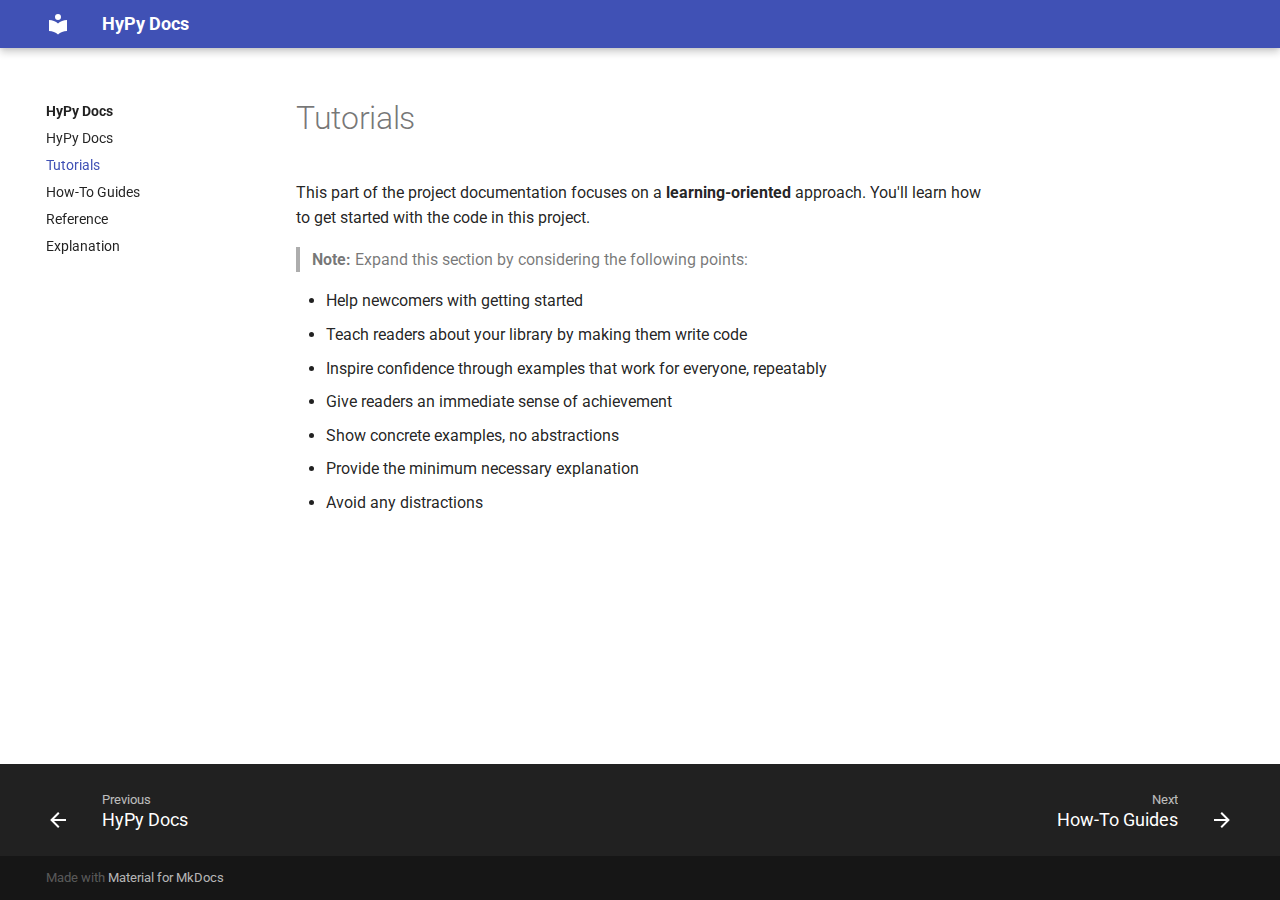
<file: site/tutorials/index.html>
<!doctype html>
<html lang="en" class="no-js">
  <head>

      <meta charset="utf-8">
      <meta name="viewport" content="width=device-width,initial-scale=1">



      <link rel="icon" href="../assets/images/favicon.png">
      <meta name="generator" content="mkdocs-1.4.2, mkdocs-material-8.5.8">



        <title>Tutorials - HyPy Docs</title>



      <link rel="stylesheet" href="../assets/stylesheets/main.20d9efc8.min.css">


        <link rel="stylesheet" href="../assets/stylesheets/palette.815d1a91.min.css">










        <link rel="preconnect" href="https://fonts.gstatic.com" crossorigin>
        <link rel="stylesheet" href="https://fonts.googleapis.com/css?family=Roboto:300,300i,400,400i,700,700i%7CRoboto+Mono:400,400i,700,700i&display=fallback">
        <style>:root{--md-text-font:"Roboto";--md-code-font:"Roboto Mono"}</style>



      <link rel="stylesheet" href="../assets/_mkdocstrings.css">

    <script>__md_scope=new URL("..",location),__md_hash=e=>[...e].reduce((e,_)=>(e<<5)-e+_.charCodeAt(0),0),__md_get=(e,_=localStorage,t=__md_scope)=>JSON.parse(_.getItem(t.pathname+"."+e)),__md_set=(e,_,t=localStorage,a=__md_scope)=>{try{t.setItem(a.pathname+"."+e,JSON.stringify(_))}catch(e){}}</script>






  </head>







    <body dir="ltr" data-md-color-scheme="" data-md-color-primary="none" data-md-color-accent="none">



    <input class="md-toggle" data-md-toggle="drawer" type="checkbox" id="__drawer" autocomplete="off">
    <input class="md-toggle" data-md-toggle="search" type="checkbox" id="__search" autocomplete="off">
    <label class="md-overlay" for="__drawer"></label>
    <div data-md-component="skip">

    </div>
    <div data-md-component="announce">

    </div>




<header class="md-header" data-md-component="header">
  <nav class="md-header__inner md-grid" aria-label="Header">
    <a href=".." title="HyPy Docs" class="md-header__button md-logo" aria-label="HyPy Docs" data-md-component="logo">


  <svg xmlns="http://www.w3.org/2000/svg" viewBox="0 0 24 24"><path d="M12 8a3 3 0 0 0 3-3 3 3 0 0 0-3-3 3 3 0 0 0-3 3 3 3 0 0 0 3 3m0 3.54C9.64 9.35 6.5 8 3 8v11c3.5 0 6.64 1.35 9 3.54 2.36-2.19 5.5-3.54 9-3.54V8c-3.5 0-6.64 1.35-9 3.54Z"/></svg>

    </a>
    <label class="md-header__button md-icon" for="__drawer">
      <svg xmlns="http://www.w3.org/2000/svg" viewBox="0 0 24 24"><path d="M3 6h18v2H3V6m0 5h18v2H3v-2m0 5h18v2H3v-2Z"/></svg>
    </label>
    <div class="md-header__title" data-md-component="header-title">
      <div class="md-header__ellipsis">
        <div class="md-header__topic">
          <span class="md-ellipsis">
            HyPy Docs
          </span>
        </div>
        <div class="md-header__topic" data-md-component="header-topic">
          <span class="md-ellipsis">

              Tutorials

          </span>
        </div>
      </div>
    </div>




  </nav>

</header>

    <div class="md-container" data-md-component="container">






      <main class="md-main" data-md-component="main">
        <div class="md-main__inner md-grid">



              <div class="md-sidebar md-sidebar--primary" data-md-component="sidebar" data-md-type="navigation" >
                <div class="md-sidebar__scrollwrap">
                  <div class="md-sidebar__inner">



<nav class="md-nav md-nav--primary" aria-label="Navigation" data-md-level="0">
  <label class="md-nav__title" for="__drawer">
    <a href=".." title="HyPy Docs" class="md-nav__button md-logo" aria-label="HyPy Docs" data-md-component="logo">


  <svg xmlns="http://www.w3.org/2000/svg" viewBox="0 0 24 24"><path d="M12 8a3 3 0 0 0 3-3 3 3 0 0 0-3-3 3 3 0 0 0-3 3 3 3 0 0 0 3 3m0 3.54C9.64 9.35 6.5 8 3 8v11c3.5 0 6.64 1.35 9 3.54 2.36-2.19 5.5-3.54 9-3.54V8c-3.5 0-6.64 1.35-9 3.54Z"/></svg>

    </a>
    HyPy Docs
  </label>

  <ul class="md-nav__list" data-md-scrollfix>








    <li class="md-nav__item">
      <a href=".." class="md-nav__link">
        HyPy Docs
      </a>
    </li>












    <li class="md-nav__item md-nav__item--active">

      <input class="md-nav__toggle md-toggle" data-md-toggle="toc" type="checkbox" id="__toc">



      <a href="./" class="md-nav__link md-nav__link--active">
        Tutorials
      </a>

    </li>










    <li class="md-nav__item">
      <a href="../how-to-guides/" class="md-nav__link">
        How-To Guides
      </a>
    </li>










    <li class="md-nav__item">
      <a href="../reference/" class="md-nav__link">
        Reference
      </a>
    </li>










    <li class="md-nav__item">
      <a href="../explanation/" class="md-nav__link">
        Explanation
      </a>
    </li>



  </ul>
</nav>
                  </div>
                </div>
              </div>



              <div class="md-sidebar md-sidebar--secondary" data-md-component="sidebar" data-md-type="toc" >
                <div class="md-sidebar__scrollwrap">
                  <div class="md-sidebar__inner">


<nav class="md-nav md-nav--secondary" aria-label="Table of contents">




</nav>
                  </div>
                </div>
              </div>



            <div class="md-content" data-md-component="content">
              <article class="md-content__inner md-typeset">




  <h1>Tutorials</h1>

<p>This part of the project documentation focuses on a
<strong>learning-oriented</strong> approach. You'll learn how to
get started with the code in this project.</p>
<blockquote>
<p><strong>Note:</strong> Expand this section by considering the
following points:</p>
</blockquote>
<ul>
<li>Help newcomers with getting started</li>
<li>Teach readers about your library by making them
    write code</li>
<li>Inspire confidence through examples that work for
    everyone, repeatably</li>
<li>Give readers an immediate sense of achievement</li>
<li>Show concrete examples, no abstractions</li>
<li>Provide the minimum necessary explanation</li>
<li>Avoid any distractions</li>
</ul>






              </article>
            </div>


        </div>

      </main>

        <footer class="md-footer">


    <nav class="md-footer__inner md-grid" aria-label="Footer" >


        <a href=".." class="md-footer__link md-footer__link--prev" aria-label="Previous: HyPy Docs" rel="prev">
          <div class="md-footer__button md-icon">
            <svg xmlns="http://www.w3.org/2000/svg" viewBox="0 0 24 24"><path d="M20 11v2H8l5.5 5.5-1.42 1.42L4.16 12l7.92-7.92L13.5 5.5 8 11h12Z"/></svg>
          </div>
          <div class="md-footer__title">
            <div class="md-ellipsis">
              <span class="md-footer__direction">
                Previous
              </span>
              HyPy Docs
            </div>
          </div>
        </a>



        <a href="../how-to-guides/" class="md-footer__link md-footer__link--next" aria-label="Next: How-To Guides" rel="next">
          <div class="md-footer__title">
            <div class="md-ellipsis">
              <span class="md-footer__direction">
                Next
              </span>
              How-To Guides
            </div>
          </div>
          <div class="md-footer__button md-icon">
            <svg xmlns="http://www.w3.org/2000/svg" viewBox="0 0 24 24"><path d="M4 11v2h12l-5.5 5.5 1.42 1.42L19.84 12l-7.92-7.92L10.5 5.5 16 11H4Z"/></svg>
          </div>
        </a>

    </nav>

  <div class="md-footer-meta md-typeset">
    <div class="md-footer-meta__inner md-grid">
      <div class="md-copyright">


    Made with
    <a href="https://squidfunk.github.io/mkdocs-material/" target="_blank" rel="noopener">
      Material for MkDocs
    </a>

</div>

    </div>
  </div>
</footer>

    </div>
    <div class="md-dialog" data-md-component="dialog">
      <div class="md-dialog__inner md-typeset"></div>
    </div>

    <script id="__config" type="application/json">{"base": "..", "features": [], "search": "../assets/javascripts/workers/search.16e2a7d4.min.js", "translations": {"clipboard.copied": "Copied to clipboard", "clipboard.copy": "Copy to clipboard", "search.config.lang": "en", "search.config.pipeline": "trimmer, stopWordFilter", "search.config.separator": "[\\s\\-]+", "search.placeholder": "Search", "search.result.more.one": "1 more on this page", "search.result.more.other": "# more on this page", "search.result.none": "No matching documents", "search.result.one": "1 matching document", "search.result.other": "# matching documents", "search.result.placeholder": "Type to start searching", "search.result.term.missing": "Missing", "select.version.title": "Select version"}}</script>


      <script src="../assets/javascripts/bundle.d6c3db9e.min.js"></script>


  </body>
</html>
</file>
<file: assets/_mkdocstrings.css>
/* Don't capitalize names. */
h5.doc-heading {
  text-transform: none !important;
}

/* Avoid breaking parameters name, etc. in table cells. */
.doc-contents td code {
  word-break: normal !important;
}

/* For pieces of Markdown rendered in table cells. */
.doc-contents td p {
  margin-top: 0 !important;
  margin-bottom: 0 !important;
}

/* Max width for docstring sections tables. */
.doc .md-typeset__table,
.doc .md-typeset__table table {
  display: table !important;
  width: 100%;
}
.doc .md-typeset__table tr {
  display: table-row;
}

/* Avoid line breaks in rendered fields. */
.field-body p {
  display: inline;
}

/* Defaults in Spacy table style. */
.doc-param-default {
  float: right;
}
</file>
<file: site/assets/_mkdocstrings.css>
/* Don't capitalize names. */
h5.doc-heading {
  text-transform: none !important;
}

/* Avoid breaking parameters name, etc. in table cells. */
.doc-contents td code {
  word-break: normal !important;
}

/* For pieces of Markdown rendered in table cells. */
.doc-contents td p {
  margin-top: 0 !important;
  margin-bottom: 0 !important;
}

/* Max width for docstring sections tables. */
.doc .md-typeset__table,
.doc .md-typeset__table table {
  display: table !important;
  width: 100%;
}
.doc .md-typeset__table tr {
  display: table-row;
}

/* Avoid line breaks in rendered fields. */
.field-body p {
  display: inline;
}

/* Defaults in Spacy table style. */
.doc-param-default {
  float: right;
}
</file>
<file: assets/stylesheets/main.20d9efc8.min.css>
@charset "UTF-8";html{-webkit-text-size-adjust:none;-moz-text-size-adjust:none;-ms-text-size-adjust:none;text-size-adjust:none;box-sizing:border-box}*,:after,:before{box-sizing:inherit}@media (prefers-reduced-motion){*,:after,:before{transition:none!important}}body{margin:0}a,button,input,label{-webkit-tap-highlight-color:transparent}a{color:inherit;text-decoration:none}hr{border:0;box-sizing:initial;display:block;height:.05rem;overflow:visible;padding:0}small{font-size:80%}sub,sup{line-height:1em}img{border-style:none}table{border-collapse:initial;border-spacing:0}td,th{font-weight:400;vertical-align:top}button{background:transparent;border:0;font-family:inherit;font-size:inherit;margin:0;padding:0}input{border:0;outline:none}:root,[data-md-color-scheme=default]{--md-default-fg-color:rgba(0,0,0,.87);--md-default-fg-color--light:rgba(0,0,0,.54);--md-default-fg-color--lighter:rgba(0,0,0,.32);--md-default-fg-color--lightest:rgba(0,0,0,.07);--md-default-bg-color:#fff;--md-default-bg-color--light:hsla(0,0%,100%,.7);--md-default-bg-color--lighter:hsla(0,0%,100%,.3);--md-default-bg-color--lightest:hsla(0,0%,100%,.12);--md-primary-fg-color:#4051b5;--md-primary-fg-color--light:#5d6cc0;--md-primary-fg-color--dark:#303fa1;--md-primary-bg-color:#fff;--md-primary-bg-color--light:hsla(0,0%,100%,.7);--md-accent-fg-color:#526cfe;--md-accent-fg-color--transparent:rgba(82,108,254,.1);--md-accent-bg-color:#fff;--md-accent-bg-color--light:hsla(0,0%,100%,.7);--md-code-fg-color:#36464e;--md-code-bg-color:#f5f5f5;--md-code-hl-color:rgba(255,255,0,.5);--md-code-hl-number-color:#d52a2a;--md-code-hl-special-color:#db1457;--md-code-hl-function-color:#a846b9;--md-code-hl-constant-color:#6e59d9;--md-code-hl-keyword-color:#3f6ec6;--md-code-hl-string-color:#1c7d4d;--md-code-hl-name-color:var(--md-code-fg-color);--md-code-hl-operator-color:var(--md-default-fg-color--light);--md-code-hl-punctuation-color:var(--md-default-fg-color--light);--md-code-hl-comment-color:var(--md-default-fg-color--light);--md-code-hl-generic-color:var(--md-default-fg-color--light);--md-code-hl-variable-color:var(--md-default-fg-color--light);--md-typeset-color:var(--md-default-fg-color);--md-typeset-a-color:var(--md-primary-fg-color);--md-typeset-mark-color:rgba(255,255,0,.5);--md-typeset-del-color:rgba(245,80,61,.15);--md-typeset-ins-color:rgba(11,213,112,.15);--md-typeset-kbd-color:#fafafa;--md-typeset-kbd-accent-color:#fff;--md-typeset-kbd-border-color:#b8b8b8;--md-typeset-table-color:rgba(0,0,0,.12);--md-admonition-fg-color:var(--md-default-fg-color);--md-admonition-bg-color:var(--md-default-bg-color);--md-footer-fg-color:#fff;--md-footer-fg-color--light:hsla(0,0%,100%,.7);--md-footer-fg-color--lighter:hsla(0,0%,100%,.3);--md-footer-bg-color:rgba(0,0,0,.87);--md-footer-bg-color--dark:rgba(0,0,0,.32);--md-shadow-z1:0 0.2rem 0.5rem rgba(0,0,0,.05),0 0 0.05rem rgba(0,0,0,.1);--md-shadow-z2:0 0.2rem 0.5rem rgba(0,0,0,.1),0 0 0.05rem rgba(0,0,0,.25);--md-shadow-z3:0 0.2rem 0.5rem rgba(0,0,0,.2),0 0 0.05rem rgba(0,0,0,.35)}.md-icon svg{fill:currentcolor;display:block;height:1.2rem;width:1.2rem}body{-webkit-font-smoothing:antialiased;-moz-osx-font-smoothing:grayscale;--md-text-font-family:var(--md-text-font,_),-apple-system,BlinkMacSystemFont,Helvetica,Arial,sans-serif;--md-code-font-family:var(--md-code-font,_),SFMono-Regular,Consolas,Menlo,monospace}body,input{font-feature-settings:"kern","liga";font-family:var(--md-text-font-family)}body,code,input,kbd,pre{color:var(--md-typeset-color)}code,kbd,pre{font-feature-settings:"kern";font-family:var(--md-code-font-family)}:root{--md-typeset-table-sort-icon:url('data:image/svg+xml;charset=utf-8,<svg xmlns="http://www.w3.org/2000/svg" viewBox="0 0 24 24"><path d="m18 21-4-4h3V7h-3l4-4 4 4h-3v10h3M2 19v-2h10v2M2 13v-2h7v2M2 7V5h4v2H2Z"/></svg>');--md-typeset-table-sort-icon--asc:url('data:image/svg+xml;charset=utf-8,<svg xmlns="http://www.w3.org/2000/svg" viewBox="0 0 24 24"><path d="M19 17h3l-4 4-4-4h3V3h2M2 17h10v2H2M6 5v2H2V5m0 6h7v2H2v-2Z"/></svg>');--md-typeset-table-sort-icon--desc:url('data:image/svg+xml;charset=utf-8,<svg xmlns="http://www.w3.org/2000/svg" viewBox="0 0 24 24"><path d="M19 7h3l-4-4-4 4h3v14h2M2 17h10v2H2M6 5v2H2V5m0 6h7v2H2v-2Z"/></svg>')}.md-typeset{-webkit-print-color-adjust:exact;color-adjust:exact;font-size:.8rem;line-height:1.6}@media print{.md-typeset{font-size:.68rem}}.md-typeset blockquote,.md-typeset dl,.md-typeset figure,.md-typeset ol,.md-typeset pre,.md-typeset ul{margin-bottom:1em;margin-top:1em}.md-typeset h1{color:var(--md-default-fg-color--light);font-size:2em;line-height:1.3;margin:0 0 1.25em}.md-typeset h1,.md-typeset h2{font-weight:300;letter-spacing:-.01em}.md-typeset h2{font-size:1.5625em;line-height:1.4;margin:1.6em 0 .64em}.md-typeset h3{font-size:1.25em;font-weight:400;letter-spacing:-.01em;line-height:1.5;margin:1.6em 0 .8em}.md-typeset h2+h3{margin-top:.8em}.md-typeset h4{font-weight:700;letter-spacing:-.01em;margin:1em 0}.md-typeset h5,.md-typeset h6{color:var(--md-default-fg-color--light);font-size:.8em;font-weight:700;letter-spacing:-.01em;margin:1.25em 0}.md-typeset h5{text-transform:uppercase}.md-typeset hr{border-bottom:.05rem solid var(--md-default-fg-color--lightest);display:flow-root;margin:1.5em 0}.md-typeset a{color:var(--md-typeset-a-color);word-break:break-word}.md-typeset a,.md-typeset a:before{transition:color 125ms}.md-typeset a:focus,.md-typeset a:hover{color:var(--md-accent-fg-color)}.md-typeset a:focus code,.md-typeset a:hover code{background-color:var(--md-accent-fg-color--transparent)}.md-typeset a code{color:currentcolor;transition:background-color 125ms}.md-typeset a.focus-visible{outline-color:var(--md-accent-fg-color);outline-offset:.2rem}.md-typeset code,.md-typeset kbd,.md-typeset pre{color:var(--md-code-fg-color);direction:ltr;font-variant-ligatures:none}@media print{.md-typeset code,.md-typeset kbd,.md-typeset pre{white-space:pre-wrap}}.md-typeset code{background-color:var(--md-code-bg-color);border-radius:.1rem;-webkit-box-decoration-break:clone;box-decoration-break:clone;font-size:.85em;padding:0 .2941176471em;word-break:break-word}.md-typeset code:not(.focus-visible){-webkit-tap-highlight-color:transparent;outline:none}.md-typeset pre{display:flow-root;line-height:1.4;position:relative}.md-typeset pre>code{-webkit-box-decoration-break:slice;box-decoration-break:slice;box-shadow:none;display:block;margin:0;outline-color:var(--md-accent-fg-color);overflow:auto;padding:.7720588235em 1.1764705882em;scrollbar-color:var(--md-default-fg-color--lighter) transparent;scrollbar-width:thin;touch-action:auto;word-break:normal}.md-typeset pre>code:hover{scrollbar-color:var(--md-accent-fg-color) transparent}.md-typeset pre>code::-webkit-scrollbar{height:.2rem;width:.2rem}.md-typeset pre>code::-webkit-scrollbar-thumb{background-color:var(--md-default-fg-color--lighter)}.md-typeset pre>code::-webkit-scrollbar-thumb:hover{background-color:var(--md-accent-fg-color)}.md-typeset kbd{background-color:var(--md-typeset-kbd-color);border-radius:.1rem;box-shadow:0 .1rem 0 .05rem var(--md-typeset-kbd-border-color),0 .1rem 0 var(--md-typeset-kbd-border-color),0 -.1rem .2rem var(--md-typeset-kbd-accent-color) inset;color:var(--md-default-fg-color);display:inline-block;font-size:.75em;padding:0 .6666666667em;vertical-align:text-top;word-break:break-word}.md-typeset mark{background-color:var(--md-typeset-mark-color);-webkit-box-decoration-break:clone;box-decoration-break:clone;color:inherit;word-break:break-word}.md-typeset abbr{border-bottom:.05rem dotted var(--md-default-fg-color--light);cursor:help;text-decoration:none}@media (hover:none){.md-typeset abbr{position:relative}.md-typeset abbr[title]:-webkit-any(:focus,:hover):after{background-color:var(--md-default-fg-color);border-radius:.1rem;box-shadow:var(--md-shadow-z3);color:var(--md-default-bg-color);content:attr(title);display:inline-block;font-size:.7rem;margin-top:2em;max-width:80%;min-width:-webkit-max-content;min-width:max-content;padding:.2rem .3rem;position:absolute;width:auto}.md-typeset abbr[title]:-moz-any(:focus,:hover):after{background-color:var(--md-default-fg-color);border-radius:.1rem;box-shadow:var(--md-shadow-z3);color:var(--md-default-bg-color);content:attr(title);display:inline-block;font-size:.7rem;margin-top:2em;max-width:80%;min-width:-moz-max-content;min-width:max-content;padding:.2rem .3rem;position:absolute;width:auto}[dir=ltr] .md-typeset abbr[title]:-webkit-any(:focus,:hover):after{left:0}[dir=ltr] .md-typeset abbr[title]:-moz-any(:focus,:hover):after{left:0}[dir=ltr] .md-typeset abbr[title]:is(:focus,:hover):after{left:0}[dir=rtl] .md-typeset abbr[title]:-webkit-any(:focus,:hover):after{right:0}[dir=rtl] .md-typeset abbr[title]:-moz-any(:focus,:hover):after{right:0}[dir=rtl] .md-typeset abbr[title]:is(:focus,:hover):after{right:0}.md-typeset abbr[title]:is(:focus,:hover):after{background-color:var(--md-default-fg-color);border-radius:.1rem;box-shadow:var(--md-shadow-z3);color:var(--md-default-bg-color);content:attr(title);display:inline-block;font-size:.7rem;margin-top:2em;max-width:80%;min-width:-webkit-max-content;min-width:-moz-max-content;min-width:max-content;padding:.2rem .3rem;position:absolute;width:auto}}.md-typeset small{opacity:.75}[dir=ltr] .md-typeset sub,[dir=ltr] .md-typeset sup{margin-left:.078125em}[dir=rtl] .md-typeset sub,[dir=rtl] .md-typeset sup{margin-right:.078125em}[dir=ltr] .md-typeset blockquote{padding-left:.6rem}[dir=rtl] .md-typeset blockquote{padding-right:.6rem}[dir=ltr] .md-typeset blockquote{border-left:.2rem solid var(--md-default-fg-color--lighter)}[dir=rtl] .md-typeset blockquote{border-right:.2rem solid var(--md-default-fg-color--lighter)}.md-typeset blockquote{color:var(--md-default-fg-color--light);margin-left:0;margin-right:0}.md-typeset ul{list-style-type:disc}[dir=ltr] .md-typeset ol,[dir=ltr] .md-typeset ul{margin-left:.625em}[dir=rtl] .md-typeset ol,[dir=rtl] .md-typeset ul{margin-right:.625em}.md-typeset ol,.md-typeset ul{padding:0}.md-typeset ol:not([hidden]),.md-typeset ul:not([hidden]){display:flow-root}.md-typeset ol ol,.md-typeset ul ol{list-style-type:lower-alpha}.md-typeset ol ol ol,.md-typeset ul ol ol{list-style-type:lower-roman}[dir=ltr] .md-typeset ol li,[dir=ltr] .md-typeset ul li{margin-left:1.25em}[dir=rtl] .md-typeset ol li,[dir=rtl] .md-typeset ul li{margin-right:1.25em}.md-typeset ol li,.md-typeset ul li{margin-bottom:.5em}.md-typeset ol li blockquote,.md-typeset ol li p,.md-typeset ul li blockquote,.md-typeset ul li p{margin:.5em 0}.md-typeset ol li:last-child,.md-typeset ul li:last-child{margin-bottom:0}.md-typeset ol li :-webkit-any(ul,ol),.md-typeset ul li :-webkit-any(ul,ol){margin-bottom:.5em;margin-top:.5em}.md-typeset ol li :-moz-any(ul,ol),.md-typeset ul li :-moz-any(ul,ol){margin-bottom:.5em;margin-top:.5em}[dir=ltr] .md-typeset ol li :-webkit-any(ul,ol),[dir=ltr] .md-typeset ul li :-webkit-any(ul,ol){margin-left:.625em}[dir=ltr] .md-typeset ol li :-moz-any(ul,ol),[dir=ltr] .md-typeset ul li :-moz-any(ul,ol){margin-left:.625em}[dir=ltr] .md-typeset ol li :is(ul,ol),[dir=ltr] .md-typeset ul li :is(ul,ol){margin-left:.625em}[dir=rtl] .md-typeset ol li :-webkit-any(ul,ol),[dir=rtl] .md-typeset ul li :-webkit-any(ul,ol){margin-right:.625em}[dir=rtl] .md-typeset ol li :-moz-any(ul,ol),[dir=rtl] .md-typeset ul li :-moz-any(ul,ol){margin-right:.625em}[dir=rtl] .md-typeset ol li :is(ul,ol),[dir=rtl] .md-typeset ul li :is(ul,ol){margin-right:.625em}.md-typeset ol li :is(ul,ol),.md-typeset ul li :is(ul,ol){margin-bottom:.5em;margin-top:.5em}[dir=ltr] .md-typeset dd{margin-left:1.875em}[dir=rtl] .md-typeset dd{margin-right:1.875em}.md-typeset dd{margin-bottom:1.5em;margin-top:1em}.md-typeset img,.md-typeset svg,.md-typeset video{height:auto;max-width:100%}.md-typeset img[align=left]{margin:1em 1em 1em 0}.md-typeset img[align=right]{margin:1em 0 1em 1em}.md-typeset img[align]:only-child{margin-top:0}.md-typeset img[src$="#gh-dark-mode-only"],.md-typeset img[src$="#only-dark"]{display:none}.md-typeset figure{display:flow-root;margin:1em auto;max-width:100%;text-align:center;width:-webkit-fit-content;width:-moz-fit-content;width:fit-content}.md-typeset figure img{display:block}.md-typeset figcaption{font-style:italic;margin:1em auto;max-width:24rem}.md-typeset iframe{max-width:100%}.md-typeset table:not([class]){background-color:var(--md-default-bg-color);border:.05rem solid var(--md-typeset-table-color);border-radius:.1rem;display:inline-block;font-size:.64rem;max-width:100%;overflow:auto;touch-action:auto}@media print{.md-typeset table:not([class]){display:table}}.md-typeset table:not([class])+*{margin-top:1.5em}.md-typeset table:not([class]) :-webkit-any(th,td)>:first-child{margin-top:0}.md-typeset table:not([class]) :-moz-any(th,td)>:first-child{margin-top:0}.md-typeset table:not([class]) :is(th,td)>:first-child{margin-top:0}.md-typeset table:not([class]) :-webkit-any(th,td)>:last-child{margin-bottom:0}.md-typeset table:not([class]) :-moz-any(th,td)>:last-child{margin-bottom:0}.md-typeset table:not([class]) :is(th,td)>:last-child{margin-bottom:0}.md-typeset table:not([class]) :-webkit-any(th,td):not([align]){text-align:left}.md-typeset table:not([class]) :-moz-any(th,td):not([align]){text-align:left}.md-typeset table:not([class]) :is(th,td):not([align]){text-align:left}[dir=rtl] .md-typeset table:not([class]) :-webkit-any(th,td):not([align]){text-align:right}[dir=rtl] .md-typeset table:not([class]) :-moz-any(th,td):not([align]){text-align:right}[dir=rtl] .md-typeset table:not([class]) :is(th,td):not([align]){text-align:right}.md-typeset table:not([class]) th{font-weight:700;min-width:5rem;padding:.9375em 1.25em;vertical-align:top}.md-typeset table:not([class]) td{border-top:.05rem solid var(--md-typeset-table-color);padding:.9375em 1.25em;vertical-align:top}.md-typeset table:not([class]) tbody tr{transition:background-color 125ms}.md-typeset table:not([class]) tbody tr:hover{background-color:rgba(0,0,0,.035);box-shadow:0 .05rem 0 var(--md-default-bg-color) inset}.md-typeset table:not([class]) a{word-break:normal}.md-typeset table th[role=columnheader]{cursor:pointer}[dir=ltr] .md-typeset table th[role=columnheader]:after{margin-left:.5em}[dir=rtl] .md-typeset table th[role=columnheader]:after{margin-right:.5em}.md-typeset table th[role=columnheader]:after{content:"";display:inline-block;height:1.2em;-webkit-mask-image:var(--md-typeset-table-sort-icon);mask-image:var(--md-typeset-table-sort-icon);-webkit-mask-repeat:no-repeat;mask-repeat:no-repeat;-webkit-mask-size:contain;mask-size:contain;transition:background-color 125ms;vertical-align:text-bottom;width:1.2em}.md-typeset table th[role=columnheader]:hover:after{background-color:var(--md-default-fg-color--lighter)}.md-typeset table th[role=columnheader][aria-sort=ascending]:after{background-color:var(--md-default-fg-color--light);-webkit-mask-image:var(--md-typeset-table-sort-icon--asc);mask-image:var(--md-typeset-table-sort-icon--asc)}.md-typeset table th[role=columnheader][aria-sort=descending]:after{background-color:var(--md-default-fg-color--light);-webkit-mask-image:var(--md-typeset-table-sort-icon--desc);mask-image:var(--md-typeset-table-sort-icon--desc)}.md-typeset__scrollwrap{margin:1em -.8rem;overflow-x:auto;touch-action:auto}.md-typeset__table{display:inline-block;margin-bottom:.5em;padding:0 .8rem}@media print{.md-typeset__table{display:block}}html .md-typeset__table table{display:table;margin:0;overflow:hidden;width:100%}@media screen and (max-width:44.9375em){.md-content__inner>pre{margin:1em -.8rem}.md-content__inner>pre code{border-radius:0}}.md-banner{background-color:var(--md-footer-bg-color);color:var(--md-footer-fg-color);overflow:auto}@media print{.md-banner{display:none}}.md-banner--warning{background:var(--md-typeset-mark-color);color:var(--md-default-fg-color)}.md-banner__inner{font-size:.7rem;margin:.6rem auto;padding:0 .8rem}[dir=ltr] .md-banner__button{float:right}[dir=rtl] .md-banner__button{float:left}.md-banner__button{color:inherit;cursor:pointer;transition:opacity .25s}.md-banner__button:hover{opacity:.7}html{font-size:125%;height:100%;overflow-x:hidden}@media screen and (min-width:100em){html{font-size:137.5%}}@media screen and (min-width:125em){html{font-size:150%}}body{background-color:var(--md-default-bg-color);display:flex;flex-direction:column;font-size:.5rem;min-height:100%;position:relative;width:100%}@media print{body{display:block}}@media screen and (max-width:59.9375em){body[data-md-scrolllock]{position:fixed}}.md-grid{margin-left:auto;margin-right:auto;max-width:61rem}.md-container{display:flex;flex-direction:column;flex-grow:1}@media print{.md-container{display:block}}.md-main{flex-grow:1}.md-main__inner{display:flex;height:100%;margin-top:1.5rem}.md-ellipsis{overflow:hidden;text-overflow:ellipsis;white-space:nowrap}.md-toggle{display:none}.md-option{height:0;opacity:0;position:absolute;width:0}.md-option:checked+label:not([hidden]){display:block}.md-option.focus-visible+label{outline-color:var(--md-accent-fg-color);outline-style:auto}.md-skip{background-color:var(--md-default-fg-color);border-radius:.1rem;color:var(--md-default-bg-color);font-size:.64rem;margin:.5rem;opacity:0;outline-color:var(--md-accent-fg-color);padding:.3rem .5rem;position:fixed;transform:translateY(.4rem);z-index:-1}.md-skip:focus{opacity:1;transform:translateY(0);transition:transform .25s cubic-bezier(.4,0,.2,1),opacity 175ms 75ms;z-index:10}@page{margin:25mm}:root{--md-clipboard-icon:url('data:image/svg+xml;charset=utf-8,<svg xmlns="http://www.w3.org/2000/svg" viewBox="0 0 24 24"><path d="M19 21H8V7h11m0-2H8a2 2 0 0 0-2 2v14a2 2 0 0 0 2 2h11a2 2 0 0 0 2-2V7a2 2 0 0 0-2-2m-3-4H4a2 2 0 0 0-2 2v14h2V3h12V1Z"/></svg>')}.md-clipboard{border-radius:.1rem;color:var(--md-default-fg-color--lightest);cursor:pointer;height:1.5em;outline-color:var(--md-accent-fg-color);outline-offset:.1rem;position:absolute;right:.5em;top:.5em;transition:color .25s;width:1.5em;z-index:1}@media print{.md-clipboard{display:none}}.md-clipboard:not(.focus-visible){-webkit-tap-highlight-color:transparent;outline:none}:hover>.md-clipboard{color:var(--md-default-fg-color--light)}.md-clipboard:-webkit-any(:focus,:hover){color:var(--md-accent-fg-color)}.md-clipboard:-moz-any(:focus,:hover){color:var(--md-accent-fg-color)}.md-clipboard:is(:focus,:hover){color:var(--md-accent-fg-color)}.md-clipboard:after{background-color:currentcolor;content:"";display:block;height:1.125em;margin:0 auto;-webkit-mask-image:var(--md-clipboard-icon);mask-image:var(--md-clipboard-icon);-webkit-mask-position:center;mask-position:center;-webkit-mask-repeat:no-repeat;mask-repeat:no-repeat;-webkit-mask-size:contain;mask-size:contain;width:1.125em}.md-clipboard--inline{cursor:pointer}.md-clipboard--inline code{transition:color .25s,background-color .25s}.md-clipboard--inline:-webkit-any(:focus,:hover) code{background-color:var(--md-accent-fg-color--transparent);color:var(--md-accent-fg-color)}.md-clipboard--inline:-moz-any(:focus,:hover) code{background-color:var(--md-accent-fg-color--transparent);color:var(--md-accent-fg-color)}.md-clipboard--inline:is(:focus,:hover) code{background-color:var(--md-accent-fg-color--transparent);color:var(--md-accent-fg-color)}@keyframes consent{0%{opacity:0;transform:translateY(100%)}to{opacity:1;transform:translateY(0)}}@keyframes overlay{0%{opacity:0}to{opacity:1}}.md-consent__overlay{animation:overlay .25s both;-webkit-backdrop-filter:blur(.1rem);backdrop-filter:blur(.1rem);background-color:rgba(0,0,0,.54);height:100%;opacity:1;position:fixed;top:0;width:100%;z-index:5}.md-consent__inner{animation:consent .5s cubic-bezier(.1,.7,.1,1) both;background-color:var(--md-default-bg-color);border:0;border-radius:.1rem;bottom:0;box-shadow:0 0 .2rem rgba(0,0,0,.1),0 .2rem .4rem rgba(0,0,0,.2);max-height:100%;overflow:auto;padding:0;position:fixed;width:100%;z-index:5}.md-consent__form{padding:.8rem}.md-consent__settings{display:none;margin:1em 0}input:checked+.md-consent__settings{display:block}.md-consent__controls{margin-bottom:.8rem}.md-typeset .md-consent__controls .md-button{display:inline}@media screen and (max-width:44.9375em){.md-typeset .md-consent__controls .md-button{display:block;margin-top:.4rem;text-align:center;width:100%}}.md-consent label{cursor:pointer}.md-content{flex-grow:1;min-width:0}.md-content__inner{margin:0 .8rem 1.2rem;padding-top:.6rem}@media screen and (min-width:76.25em){[dir=ltr] .md-sidebar--primary:not([hidden])~.md-content>.md-content__inner{margin-left:1.2rem}[dir=ltr] .md-sidebar--secondary:not([hidden])~.md-content>.md-content__inner,[dir=rtl] .md-sidebar--primary:not([hidden])~.md-content>.md-content__inner{margin-right:1.2rem}[dir=rtl] .md-sidebar--secondary:not([hidden])~.md-content>.md-content__inner{margin-left:1.2rem}}.md-content__inner:before{content:"";display:block;height:.4rem}.md-content__inner>:last-child{margin-bottom:0}[dir=ltr] .md-content__button{float:right}[dir=rtl] .md-content__button{float:left}[dir=ltr] .md-content__button{margin-left:.4rem}[dir=rtl] .md-content__button{margin-right:.4rem}.md-content__button{margin:.4rem 0;padding:0}@media print{.md-content__button{display:none}}.md-typeset .md-content__button{color:var(--md-default-fg-color--lighter)}.md-content__button svg{display:inline;vertical-align:top}[dir=rtl] .md-content__button svg{transform:scaleX(-1)}[dir=ltr] .md-dialog{right:.8rem}[dir=rtl] .md-dialog{left:.8rem}.md-dialog{background-color:var(--md-default-fg-color);border-radius:.1rem;bottom:.8rem;box-shadow:var(--md-shadow-z3);min-width:11.1rem;opacity:0;padding:.4rem .6rem;pointer-events:none;position:fixed;transform:translateY(100%);transition:transform 0ms .4s,opacity .4s;z-index:4}@media print{.md-dialog{display:none}}.md-dialog--active{opacity:1;pointer-events:auto;transform:translateY(0);transition:transform .4s cubic-bezier(.075,.85,.175,1),opacity .4s}.md-dialog__inner{color:var(--md-default-bg-color);font-size:.7rem}.md-feedback{margin:2em 0 1em;text-align:center}.md-feedback fieldset{border:none;margin:0;padding:0}.md-feedback__title{font-weight:700;margin:1em auto}.md-feedback__inner{position:relative}.md-feedback__list{align-content:baseline;display:flex;flex-wrap:wrap;justify-content:center;position:relative}.md-feedback__list:hover .md-icon:not(:disabled){color:var(--md-default-fg-color--lighter)}:disabled .md-feedback__list{min-height:1.8rem}.md-feedback__icon{color:var(--md-default-fg-color--light);cursor:pointer;flex-shrink:0;margin:0 .1rem;transition:color 125ms}.md-feedback__icon:not(:disabled).md-icon:hover{color:var(--md-accent-fg-color)}.md-feedback__icon:disabled{color:var(--md-default-fg-color--lightest);pointer-events:none}.md-feedback__note{opacity:0;position:relative;transform:translateY(.4rem);transition:transform .4s cubic-bezier(.1,.7,.1,1),opacity .15s}.md-feedback__note>*{margin:0 auto;max-width:16rem}:disabled .md-feedback__note{opacity:1;transform:translateY(0)}.md-footer{background-color:var(--md-footer-bg-color);color:var(--md-footer-fg-color)}@media print{.md-footer{display:none}}.md-footer__inner{justify-content:space-between;overflow:auto;padding:.2rem}.md-footer__inner:not([hidden]){display:flex}.md-footer__link{display:flex;flex-grow:0.01;outline-color:var(--md-accent-fg-color);overflow:hidden;padding-bottom:.4rem;padding-top:1.4rem;transition:opacity .25s}.md-footer__link:-webkit-any(:focus,:hover){opacity:.7}.md-footer__link:-moz-any(:focus,:hover){opacity:.7}.md-footer__link:is(:focus,:hover){opacity:.7}[dir=rtl] .md-footer__link svg{transform:scaleX(-1)}@media screen and (max-width:44.9375em){.md-footer__link--prev .md-footer__title{display:none}}[dir=ltr] .md-footer__link--next{margin-left:auto}[dir=rtl] .md-footer__link--next{margin-right:auto}.md-footer__link--next{text-align:right}[dir=rtl] .md-footer__link--next{text-align:left}.md-footer__title{flex-grow:1;font-size:.9rem;line-height:2.4rem;max-width:calc(100% - 2.4rem);padding:0 1rem;position:relative;white-space:nowrap}.md-footer__button{margin:.2rem;padding:.4rem}.md-footer__direction{font-size:.64rem;left:0;margin-top:-1rem;opacity:.7;padding:0 1rem;position:absolute;right:0}.md-footer-meta{background-color:var(--md-footer-bg-color--dark)}.md-footer-meta__inner{display:flex;flex-wrap:wrap;justify-content:space-between;padding:.2rem}html .md-footer-meta.md-typeset a{color:var(--md-footer-fg-color--light)}html .md-footer-meta.md-typeset a:-webkit-any(:focus,:hover){color:var(--md-footer-fg-color)}html .md-footer-meta.md-typeset a:-moz-any(:focus,:hover){color:var(--md-footer-fg-color)}html .md-footer-meta.md-typeset a:is(:focus,:hover){color:var(--md-footer-fg-color)}.md-copyright{color:var(--md-footer-fg-color--lighter);font-size:.64rem;margin:auto .6rem;padding:.4rem 0;width:100%}@media screen and (min-width:45em){.md-copyright{width:auto}}.md-copyright__highlight{color:var(--md-footer-fg-color--light)}.md-social{margin:0 .4rem;padding:.2rem 0 .6rem}@media screen and (min-width:45em){.md-social{padding:.6rem 0}}.md-social__link{display:inline-block;height:1.6rem;text-align:center;width:1.6rem}.md-social__link:before{line-height:1.9}.md-social__link svg{fill:currentcolor;max-height:.8rem;vertical-align:-25%}.md-typeset .md-button{border:.1rem solid;border-radius:.1rem;color:var(--md-primary-fg-color);cursor:pointer;display:inline-block;font-weight:700;padding:.625em 2em;transition:color 125ms,background-color 125ms,border-color 125ms}.md-typeset .md-button--primary{background-color:var(--md-primary-fg-color);border-color:var(--md-primary-fg-color);color:var(--md-primary-bg-color)}.md-typeset .md-button:-webkit-any(:focus,:hover){background-color:var(--md-accent-fg-color);border-color:var(--md-accent-fg-color);color:var(--md-accent-bg-color)}.md-typeset .md-button:-moz-any(:focus,:hover){background-color:var(--md-accent-fg-color);border-color:var(--md-accent-fg-color);color:var(--md-accent-bg-color)}.md-typeset .md-button:is(:focus,:hover){background-color:var(--md-accent-fg-color);border-color:var(--md-accent-fg-color);color:var(--md-accent-bg-color)}[dir=ltr] .md-typeset .md-input{border-top-left-radius:.1rem}[dir=ltr] .md-typeset .md-input,[dir=rtl] .md-typeset .md-input{border-top-right-radius:.1rem}[dir=rtl] .md-typeset .md-input{border-top-left-radius:.1rem}.md-typeset .md-input{border-bottom:.1rem solid var(--md-default-fg-color--lighter);box-shadow:var(--md-shadow-z1);font-size:.8rem;height:1.8rem;padding:0 .6rem;transition:border .25s,box-shadow .25s}.md-typeset .md-input:-webkit-any(:focus,:hover){border-bottom-color:var(--md-accent-fg-color);box-shadow:var(--md-shadow-z2)}.md-typeset .md-input:-moz-any(:focus,:hover){border-bottom-color:var(--md-accent-fg-color);box-shadow:var(--md-shadow-z2)}.md-typeset .md-input:is(:focus,:hover){border-bottom-color:var(--md-accent-fg-color);box-shadow:var(--md-shadow-z2)}.md-typeset .md-input--stretch{width:100%}.md-header{background-color:var(--md-primary-fg-color);box-shadow:0 0 .2rem transparent,0 .2rem .4rem transparent;color:var(--md-primary-bg-color);display:block;left:0;position:-webkit-sticky;position:sticky;right:0;top:0;z-index:4}@media print{.md-header{display:none}}.md-header[hidden]{transform:translateY(-100%);transition:transform .25s cubic-bezier(.8,0,.6,1),box-shadow .25s}.md-header--shadow{box-shadow:0 0 .2rem rgba(0,0,0,.1),0 .2rem .4rem rgba(0,0,0,.2);transition:transform .25s cubic-bezier(.1,.7,.1,1),box-shadow .25s}.md-header__inner{align-items:center;display:flex;padding:0 .2rem}.md-header__button{color:currentcolor;cursor:pointer;margin:.2rem;outline-color:var(--md-accent-fg-color);padding:.4rem;position:relative;transition:opacity .25s;vertical-align:middle;z-index:1}.md-header__button:hover{opacity:.7}.md-header__button:not([hidden]){display:inline-block}.md-header__button:not(.focus-visible){-webkit-tap-highlight-color:transparent;outline:none}.md-header__button.md-logo{margin:.2rem;padding:.4rem}@media screen and (max-width:76.1875em){.md-header__button.md-logo{display:none}}.md-header__button.md-logo :-webkit-any(img,svg){fill:currentcolor;display:block;height:1.2rem;width:auto}.md-header__button.md-logo :-moz-any(img,svg){fill:currentcolor;display:block;height:1.2rem;width:auto}.md-header__button.md-logo :is(img,svg){fill:currentcolor;display:block;height:1.2rem;width:auto}@media screen and (min-width:60em){.md-header__button[for=__search]{display:none}}.no-js .md-header__button[for=__search]{display:none}[dir=rtl] .md-header__button[for=__search] svg{transform:scaleX(-1)}@media screen and (min-width:76.25em){.md-header__button[for=__drawer]{display:none}}.md-header__topic{display:flex;max-width:100%;position:absolute;transition:transform .4s cubic-bezier(.1,.7,.1,1),opacity .15s;white-space:nowrap}.md-header__topic+.md-header__topic{opacity:0;pointer-events:none;transform:translateX(1.25rem);transition:transform .4s cubic-bezier(1,.7,.1,.1),opacity .15s;z-index:-1}[dir=rtl] .md-header__topic+.md-header__topic{transform:translateX(-1.25rem)}.md-header__topic:first-child{font-weight:700}[dir=ltr] .md-header__title{margin-right:.4rem}[dir=rtl] .md-header__title{margin-left:.4rem}[dir=ltr] .md-header__title{margin-left:1rem}[dir=rtl] .md-header__title{margin-right:1rem}.md-header__title{flex-grow:1;font-size:.9rem;height:2.4rem;line-height:2.4rem}.md-header__title--active .md-header__topic{opacity:0;pointer-events:none;transform:translateX(-1.25rem);transition:transform .4s cubic-bezier(1,.7,.1,.1),opacity .15s;z-index:-1}[dir=rtl] .md-header__title--active .md-header__topic{transform:translateX(1.25rem)}.md-header__title--active .md-header__topic+.md-header__topic{opacity:1;pointer-events:auto;transform:translateX(0);transition:transform .4s cubic-bezier(.1,.7,.1,1),opacity .15s;z-index:0}.md-header__title>.md-header__ellipsis{height:100%;position:relative;width:100%}.md-header__option{display:flex;flex-shrink:0;max-width:100%;transition:max-width 0ms .25s,opacity .25s .25s;white-space:nowrap}[data-md-toggle=search]:checked~.md-header .md-header__option{max-width:0;opacity:0;transition:max-width 0ms,opacity 0ms}.md-header__source{display:none}@media screen and (min-width:60em){[dir=ltr] .md-header__source{margin-left:1rem}[dir=rtl] .md-header__source{margin-right:1rem}.md-header__source{display:block;max-width:11.7rem;width:11.7rem}}@media screen and (min-width:76.25em){[dir=ltr] .md-header__source{margin-left:1.4rem}[dir=rtl] .md-header__source{margin-right:1.4rem}}:root{--md-nav-icon--prev:url('data:image/svg+xml;charset=utf-8,<svg xmlns="http://www.w3.org/2000/svg" viewBox="0 0 24 24"><path d="M20 11v2H8l5.5 5.5-1.42 1.42L4.16 12l7.92-7.92L13.5 5.5 8 11h12Z"/></svg>');--md-nav-icon--next:url('data:image/svg+xml;charset=utf-8,<svg xmlns="http://www.w3.org/2000/svg" viewBox="0 0 24 24"><path d="M8.59 16.58 13.17 12 8.59 7.41 10 6l6 6-6 6-1.41-1.42Z"/></svg>');--md-toc-icon:url('data:image/svg+xml;charset=utf-8,<svg xmlns="http://www.w3.org/2000/svg" viewBox="0 0 24 24"><path d="M3 9h14V7H3v2m0 4h14v-2H3v2m0 4h14v-2H3v2m16 0h2v-2h-2v2m0-10v2h2V7h-2m0 6h2v-2h-2v2Z"/></svg>')}.md-nav{font-size:.7rem;line-height:1.3}.md-nav__title{display:block;font-weight:700;overflow:hidden;padding:0 .6rem;text-overflow:ellipsis}.md-nav__title .md-nav__button{display:none}.md-nav__title .md-nav__button img{height:100%;width:auto}.md-nav__title .md-nav__button.md-logo :-webkit-any(img,svg){fill:currentcolor;display:block;height:2.4rem;max-width:100%;object-fit:contain;width:auto}.md-nav__title .md-nav__button.md-logo :-moz-any(img,svg){fill:currentcolor;display:block;height:2.4rem;max-width:100%;object-fit:contain;width:auto}.md-nav__title .md-nav__button.md-logo :is(img,svg){fill:currentcolor;display:block;height:2.4rem;max-width:100%;object-fit:contain;width:auto}.md-nav__list{list-style:none;margin:0;padding:0}.md-nav__item{padding:0 .6rem}[dir=ltr] .md-nav__item .md-nav__item{padding-right:0}[dir=rtl] .md-nav__item .md-nav__item{padding-left:0}.md-nav__link{align-items:center;cursor:pointer;display:flex;justify-content:space-between;margin-top:.625em;overflow:hidden;scroll-snap-align:start;text-overflow:ellipsis;transition:color 125ms}.md-nav__link--passed{color:var(--md-default-fg-color--light)}.md-nav__item .md-nav__link--active{color:var(--md-typeset-a-color)}.md-nav__item .md-nav__link--index [href]{width:100%}.md-nav__link:-webkit-any(:focus,:hover){color:var(--md-accent-fg-color)}.md-nav__link:-moz-any(:focus,:hover){color:var(--md-accent-fg-color)}.md-nav__link:is(:focus,:hover){color:var(--md-accent-fg-color)}.md-nav__link.focus-visible{outline-color:var(--md-accent-fg-color);outline-offset:.2rem}.md-nav--primary .md-nav__link[for=__toc]{display:none}.md-nav--primary .md-nav__link[for=__toc] .md-icon:after{background-color:currentcolor;display:block;height:100%;-webkit-mask-image:var(--md-toc-icon);mask-image:var(--md-toc-icon);width:100%}.md-nav--primary .md-nav__link[for=__toc]~.md-nav{display:none}.md-nav__link>*{cursor:pointer;display:flex}.md-nav__icon{flex-shrink:0}.md-nav__source{display:none}@media screen and (max-width:76.1875em){.md-nav--primary,.md-nav--primary .md-nav{background-color:var(--md-default-bg-color);display:flex;flex-direction:column;height:100%;left:0;position:absolute;right:0;top:0;z-index:1}.md-nav--primary :-webkit-any(.md-nav__title,.md-nav__item){font-size:.8rem;line-height:1.5}.md-nav--primary :-moz-any(.md-nav__title,.md-nav__item){font-size:.8rem;line-height:1.5}.md-nav--primary :is(.md-nav__title,.md-nav__item){font-size:.8rem;line-height:1.5}.md-nav--primary .md-nav__title{background-color:var(--md-default-fg-color--lightest);color:var(--md-default-fg-color--light);cursor:pointer;height:5.6rem;line-height:2.4rem;padding:3rem .8rem .2rem;position:relative;white-space:nowrap}[dir=ltr] .md-nav--primary .md-nav__title .md-nav__icon{left:.4rem}[dir=rtl] .md-nav--primary .md-nav__title .md-nav__icon{right:.4rem}.md-nav--primary .md-nav__title .md-nav__icon{display:block;height:1.2rem;margin:.2rem;position:absolute;top:.4rem;width:1.2rem}.md-nav--primary .md-nav__title .md-nav__icon:after{background-color:currentcolor;content:"";display:block;height:100%;-webkit-mask-image:var(--md-nav-icon--prev);mask-image:var(--md-nav-icon--prev);-webkit-mask-position:center;mask-position:center;-webkit-mask-repeat:no-repeat;mask-repeat:no-repeat;-webkit-mask-size:contain;mask-size:contain;width:100%}.md-nav--primary .md-nav__title~.md-nav__list{background-color:var(--md-default-bg-color);box-shadow:0 .05rem 0 var(--md-default-fg-color--lightest) inset;overflow-y:auto;-ms-scroll-snap-type:y mandatory;scroll-snap-type:y mandatory;touch-action:pan-y}.md-nav--primary .md-nav__title~.md-nav__list>:first-child{border-top:0}.md-nav--primary .md-nav__title[for=__drawer]{background-color:var(--md-primary-fg-color);color:var(--md-primary-bg-color);font-weight:700}.md-nav--primary .md-nav__title .md-logo{display:block;left:.2rem;margin:.2rem;padding:.4rem;position:absolute;right:.2rem;top:.2rem}.md-nav--primary .md-nav__list{flex:1}.md-nav--primary .md-nav__item{border-top:.05rem solid var(--md-default-fg-color--lightest);padding:0}.md-nav--primary .md-nav__item--active>.md-nav__link{color:var(--md-typeset-a-color)}.md-nav--primary .md-nav__item--active>.md-nav__link:-webkit-any(:focus,:hover){color:var(--md-accent-fg-color)}.md-nav--primary .md-nav__item--active>.md-nav__link:-moz-any(:focus,:hover){color:var(--md-accent-fg-color)}.md-nav--primary .md-nav__item--active>.md-nav__link:is(:focus,:hover){color:var(--md-accent-fg-color)}.md-nav--primary .md-nav__link{margin-top:0;padding:.6rem .8rem}[dir=ltr] .md-nav--primary .md-nav__link .md-nav__icon{margin-right:-.2rem}[dir=rtl] .md-nav--primary .md-nav__link .md-nav__icon{margin-left:-.2rem}.md-nav--primary .md-nav__link .md-nav__icon{font-size:1.2rem;height:1.2rem;width:1.2rem}.md-nav--primary .md-nav__link .md-nav__icon:after{background-color:currentcolor;content:"";display:block;height:100%;-webkit-mask-image:var(--md-nav-icon--next);mask-image:var(--md-nav-icon--next);-webkit-mask-position:center;mask-position:center;-webkit-mask-repeat:no-repeat;mask-repeat:no-repeat;-webkit-mask-size:contain;mask-size:contain;width:100%}[dir=rtl] .md-nav--primary .md-nav__icon:after{transform:scale(-1)}.md-nav--primary .md-nav--secondary .md-nav{background-color:initial;position:static}[dir=ltr] .md-nav--primary .md-nav--secondary .md-nav .md-nav__link{padding-left:1.4rem}[dir=rtl] .md-nav--primary .md-nav--secondary .md-nav .md-nav__link{padding-right:1.4rem}[dir=ltr] .md-nav--primary .md-nav--secondary .md-nav .md-nav .md-nav__link{padding-left:2rem}[dir=rtl] .md-nav--primary .md-nav--secondary .md-nav .md-nav .md-nav__link{padding-right:2rem}[dir=ltr] .md-nav--primary .md-nav--secondary .md-nav .md-nav .md-nav .md-nav__link{padding-left:2.6rem}[dir=rtl] .md-nav--primary .md-nav--secondary .md-nav .md-nav .md-nav .md-nav__link{padding-right:2.6rem}[dir=ltr] .md-nav--primary .md-nav--secondary .md-nav .md-nav .md-nav .md-nav .md-nav__link{padding-left:3.2rem}[dir=rtl] .md-nav--primary .md-nav--secondary .md-nav .md-nav .md-nav .md-nav .md-nav__link{padding-right:3.2rem}.md-nav--secondary{background-color:initial}.md-nav__toggle~.md-nav{display:flex;opacity:0;transform:translateX(100%);transition:transform .25s cubic-bezier(.8,0,.6,1),opacity 125ms 50ms}[dir=rtl] .md-nav__toggle~.md-nav{transform:translateX(-100%)}.md-nav__toggle:checked~.md-nav{opacity:1;transform:translateX(0);transition:transform .25s cubic-bezier(.4,0,.2,1),opacity 125ms 125ms}.md-nav__toggle:checked~.md-nav>.md-nav__list{-webkit-backface-visibility:hidden;backface-visibility:hidden}}@media screen and (max-width:59.9375em){.md-nav--primary .md-nav__link[for=__toc]{display:flex}.md-nav--primary .md-nav__link[for=__toc] .md-icon:after{content:""}.md-nav--primary .md-nav__link[for=__toc]+.md-nav__link{display:none}.md-nav--primary .md-nav__link[for=__toc]~.md-nav{display:flex}.md-nav__source{background-color:var(--md-primary-fg-color--dark);color:var(--md-primary-bg-color);display:block;padding:0 .2rem}}@media screen and (min-width:60em) and (max-width:76.1875em){.md-nav--integrated .md-nav__link[for=__toc]{display:flex}.md-nav--integrated .md-nav__link[for=__toc] .md-icon:after{content:""}.md-nav--integrated .md-nav__link[for=__toc]+.md-nav__link{display:none}.md-nav--integrated .md-nav__link[for=__toc]~.md-nav{display:flex}}@media screen and (min-width:60em){.md-nav--secondary .md-nav__title{background:var(--md-default-bg-color);box-shadow:0 0 .4rem .4rem var(--md-default-bg-color);position:-webkit-sticky;position:sticky;top:0;z-index:1}.md-nav--secondary .md-nav__title[for=__toc]{scroll-snap-align:start}.md-nav--secondary .md-nav__title .md-nav__icon{display:none}}@media screen and (min-width:76.25em){.md-nav{transition:max-height .25s cubic-bezier(.86,0,.07,1)}.md-nav--primary .md-nav__title{background:var(--md-default-bg-color);box-shadow:0 0 .4rem .4rem var(--md-default-bg-color);position:-webkit-sticky;position:sticky;top:0;z-index:1}.md-nav--primary .md-nav__title[for=__drawer]{scroll-snap-align:start}.md-nav--primary .md-nav__title .md-nav__icon,.md-nav__toggle~.md-nav{display:none}.md-nav__toggle:-webkit-any(:checked,:indeterminate)~.md-nav{display:block}.md-nav__toggle:-moz-any(:checked,:indeterminate)~.md-nav{display:block}.md-nav__toggle:is(:checked,:indeterminate)~.md-nav{display:block}.md-nav__item--nested>.md-nav>.md-nav__title{display:none}.md-nav__item--section{display:block;margin:1.25em 0}.md-nav__item--section:last-child{margin-bottom:0}.md-nav__item--section>.md-nav__link{font-weight:700;pointer-events:none}.md-nav__item--section>.md-nav__link--index [href]{pointer-events:auto}.md-nav__item--section>.md-nav__link .md-nav__icon{display:none}.md-nav__item--section>.md-nav{display:block}.md-nav__item--section>.md-nav>.md-nav__list>.md-nav__item{padding:0}.md-nav__icon{border-radius:100%;height:.9rem;transition:background-color .25s,transform .25s;width:.9rem}[dir=rtl] .md-nav__icon{transform:rotate(180deg)}.md-nav__icon:hover{background-color:var(--md-accent-fg-color--transparent)}.md-nav__icon:after{background-color:currentcolor;content:"";display:inline-block;height:100%;-webkit-mask-image:var(--md-nav-icon--next);mask-image:var(--md-nav-icon--next);-webkit-mask-position:center;mask-position:center;-webkit-mask-repeat:no-repeat;mask-repeat:no-repeat;-webkit-mask-size:contain;mask-size:contain;vertical-align:-.1rem;width:100%}.md-nav__item--nested .md-nav__toggle:checked~.md-nav__link .md-nav__icon,.md-nav__item--nested .md-nav__toggle:indeterminate~.md-nav__link .md-nav__icon{transform:rotate(90deg)}.md-nav--lifted>.md-nav__list>.md-nav__item,.md-nav--lifted>.md-nav__list>.md-nav__item--nested,.md-nav--lifted>.md-nav__title{display:none}.md-nav--lifted>.md-nav__list>.md-nav__item--active{display:block;padding:0}.md-nav--lifted>.md-nav__list>.md-nav__item--active>.md-nav__link{background:var(--md-default-bg-color);box-shadow:0 0 .4rem .4rem var(--md-default-bg-color);font-weight:700;margin-top:0;padding:0 .6rem;position:-webkit-sticky;position:sticky;top:0;z-index:1}.md-nav--lifted>.md-nav__list>.md-nav__item--active>.md-nav__link:not(.md-nav__link--index){pointer-events:none}.md-nav--lifted>.md-nav__list>.md-nav__item--active>.md-nav__link .md-nav__icon{display:none}.md-nav--lifted .md-nav[data-md-level="1"]{display:block}[dir=ltr] .md-nav--lifted .md-nav[data-md-level="1"]>.md-nav__list>.md-nav__item{padding-right:.6rem}[dir=rtl] .md-nav--lifted .md-nav[data-md-level="1"]>.md-nav__list>.md-nav__item{padding-left:.6rem}.md-nav--integrated>.md-nav__list>.md-nav__item--active:not(.md-nav__item--nested){padding:0 .6rem}.md-nav--integrated>.md-nav__list>.md-nav__item--active:not(.md-nav__item--nested)>.md-nav__link{padding:0}[dir=ltr] .md-nav--integrated>.md-nav__list>.md-nav__item--active .md-nav--secondary{border-left:.05rem solid var(--md-primary-fg-color)}[dir=rtl] .md-nav--integrated>.md-nav__list>.md-nav__item--active .md-nav--secondary{border-right:.05rem solid var(--md-primary-fg-color)}.md-nav--integrated>.md-nav__list>.md-nav__item--active .md-nav--secondary{display:block;margin-bottom:1.25em}.md-nav--integrated>.md-nav__list>.md-nav__item--active .md-nav--secondary>.md-nav__title{display:none}}:root{--md-search-result-icon:url('data:image/svg+xml;charset=utf-8,<svg xmlns="http://www.w3.org/2000/svg" viewBox="0 0 24 24"><path d="M14 2H6a2 2 0 0 0-2 2v16a2 2 0 0 0 2 2h7c-.41-.25-.8-.56-1.14-.9-.33-.33-.61-.7-.86-1.1H6V4h7v5h5v1.18c.71.16 1.39.43 2 .82V8l-6-6m6.31 16.9c1.33-2.11.69-4.9-1.4-6.22-2.11-1.33-4.91-.68-6.22 1.4-1.34 2.11-.69 4.89 1.4 6.22 1.46.93 3.32.93 4.79.02L22 23.39 23.39 22l-3.08-3.1m-3.81.1a2.5 2.5 0 0 1-2.5-2.5 2.5 2.5 0 0 1 2.5-2.5 2.5 2.5 0 0 1 2.5 2.5 2.5 2.5 0 0 1-2.5 2.5Z"/></svg>')}.md-search{position:relative}@media screen and (min-width:60em){.md-search{padding:.2rem 0}}.no-js .md-search{display:none}.md-search__overlay{opacity:0;z-index:1}@media screen and (max-width:59.9375em){[dir=ltr] .md-search__overlay{left:-2.2rem}[dir=rtl] .md-search__overlay{right:-2.2rem}.md-search__overlay{background-color:var(--md-default-bg-color);border-radius:1rem;height:2rem;overflow:hidden;pointer-events:none;position:absolute;top:-1rem;transform-origin:center;transition:transform .3s .1s,opacity .2s .2s;width:2rem}[data-md-toggle=search]:checked~.md-header .md-search__overlay{opacity:1;transition:transform .4s,opacity .1s}}@media screen and (min-width:60em){[dir=ltr] .md-search__overlay{left:0}[dir=rtl] .md-search__overlay{right:0}.md-search__overlay{background-color:rgba(0,0,0,.54);cursor:pointer;height:0;position:fixed;top:0;transition:width 0ms .25s,height 0ms .25s,opacity .25s;width:0}[data-md-toggle=search]:checked~.md-header .md-search__overlay{height:200vh;opacity:1;transition:width 0ms,height 0ms,opacity .25s;width:100%}}@media screen and (max-width:29.9375em){[data-md-toggle=search]:checked~.md-header .md-search__overlay{transform:scale(45)}}@media screen and (min-width:30em) and (max-width:44.9375em){[data-md-toggle=search]:checked~.md-header .md-search__overlay{transform:scale(60)}}@media screen and (min-width:45em) and (max-width:59.9375em){[data-md-toggle=search]:checked~.md-header .md-search__overlay{transform:scale(75)}}.md-search__inner{-webkit-backface-visibility:hidden;backface-visibility:hidden}@media screen and (max-width:59.9375em){[dir=ltr] .md-search__inner{left:0}[dir=rtl] .md-search__inner{right:0}.md-search__inner{height:0;opacity:0;overflow:hidden;position:fixed;top:0;transform:translateX(5%);transition:width 0ms .3s,height 0ms .3s,transform .15s cubic-bezier(.4,0,.2,1) .15s,opacity .15s .15s;width:0;z-index:2}[dir=rtl] .md-search__inner{transform:translateX(-5%)}[data-md-toggle=search]:checked~.md-header .md-search__inner{height:100%;opacity:1;transform:translateX(0);transition:width 0ms 0ms,height 0ms 0ms,transform .15s cubic-bezier(.1,.7,.1,1) .15s,opacity .15s .15s;width:100%}}@media screen and (min-width:60em){[dir=ltr] .md-search__inner{float:right}[dir=rtl] .md-search__inner{float:left}.md-search__inner{padding:.1rem 0;position:relative;transition:width .25s cubic-bezier(.1,.7,.1,1);width:11.7rem}}@media screen and (min-width:60em) and (max-width:76.1875em){[data-md-toggle=search]:checked~.md-header .md-search__inner{width:23.4rem}}@media screen and (min-width:76.25em){[data-md-toggle=search]:checked~.md-header .md-search__inner{width:34.4rem}}.md-search__form{background-color:var(--md-default-bg-color);box-shadow:0 0 .6rem transparent;height:2.4rem;position:relative;transition:color .25s,background-color .25s;z-index:2}@media screen and (min-width:60em){.md-search__form{background-color:rgba(0,0,0,.26);border-radius:.1rem;height:1.8rem}.md-search__form:hover{background-color:hsla(0,0%,100%,.12)}}[data-md-toggle=search]:checked~.md-header .md-search__form{background-color:var(--md-default-bg-color);border-radius:.1rem .1rem 0 0;box-shadow:0 0 .6rem rgba(0,0,0,.07);color:var(--md-default-fg-color)}[dir=ltr] .md-search__input{padding-left:3.6rem;padding-right:2.2rem}[dir=rtl] .md-search__input{padding-left:2.2rem;padding-right:3.6rem}.md-search__input{background:transparent;font-size:.9rem;height:100%;position:relative;text-overflow:ellipsis;width:100%;z-index:2}.md-search__input::-ms-input-placeholder{-ms-transition:color .25s;transition:color .25s}.md-search__input::placeholder{transition:color .25s}.md-search__input::-ms-input-placeholder{color:var(--md-default-fg-color--light)}.md-search__input::placeholder,.md-search__input~.md-search__icon{color:var(--md-default-fg-color--light)}.md-search__input::-ms-clear{display:none}@media screen and (max-width:59.9375em){.md-search__input{font-size:.9rem;height:2.4rem;width:100%}}@media screen and (min-width:60em){[dir=ltr] .md-search__input{padding-left:2.2rem}[dir=rtl] .md-search__input{padding-right:2.2rem}.md-search__input{color:inherit;font-size:.8rem}.md-search__input::-ms-input-placeholder{color:var(--md-primary-bg-color--light)}.md-search__input::placeholder{color:var(--md-primary-bg-color--light)}.md-search__input+.md-search__icon{color:var(--md-primary-bg-color)}[data-md-toggle=search]:checked~.md-header .md-search__input{text-overflow:clip}[data-md-toggle=search]:checked~.md-header .md-search__input::-ms-input-placeholder{color:var(--md-default-fg-color--light)}[data-md-toggle=search]:checked~.md-header .md-search__input+.md-search__icon,[data-md-toggle=search]:checked~.md-header .md-search__input::placeholder{color:var(--md-default-fg-color--light)}}.md-search__icon{cursor:pointer;display:inline-block;height:1.2rem;transition:color .25s,opacity .25s;width:1.2rem}.md-search__icon:hover{opacity:.7}[dir=ltr] .md-search__icon[for=__search]{left:.5rem}[dir=rtl] .md-search__icon[for=__search]{right:.5rem}.md-search__icon[for=__search]{position:absolute;top:.3rem;z-index:2}[dir=rtl] .md-search__icon[for=__search] svg{transform:scaleX(-1)}@media screen and (max-width:59.9375em){[dir=ltr] .md-search__icon[for=__search]{left:.8rem}[dir=rtl] .md-search__icon[for=__search]{right:.8rem}.md-search__icon[for=__search]{top:.6rem}.md-search__icon[for=__search] svg:first-child{display:none}}@media screen and (min-width:60em){.md-search__icon[for=__search]{pointer-events:none}.md-search__icon[for=__search] svg:last-child{display:none}}[dir=ltr] .md-search__options{right:.5rem}[dir=rtl] .md-search__options{left:.5rem}.md-search__options{pointer-events:none;position:absolute;top:.3rem;z-index:2}@media screen and (max-width:59.9375em){[dir=ltr] .md-search__options{right:.8rem}[dir=rtl] .md-search__options{left:.8rem}.md-search__options{top:.6rem}}[dir=ltr] .md-search__options>*{margin-left:.2rem}[dir=rtl] .md-search__options>*{margin-right:.2rem}.md-search__options>*{color:var(--md-default-fg-color--light);opacity:0;transform:scale(.75);transition:transform .15s cubic-bezier(.1,.7,.1,1),opacity .15s}.md-search__options>:not(.focus-visible){-webkit-tap-highlight-color:transparent;outline:none}[data-md-toggle=search]:checked~.md-header .md-search__input:valid~.md-search__options>*{opacity:1;pointer-events:auto;transform:scale(1)}[data-md-toggle=search]:checked~.md-header .md-search__input:valid~.md-search__options>:hover{opacity:.7}[dir=ltr] .md-search__suggest{padding-left:3.6rem;padding-right:2.2rem}[dir=rtl] .md-search__suggest{padding-left:2.2rem;padding-right:3.6rem}.md-search__suggest{align-items:center;color:var(--md-default-fg-color--lighter);display:flex;font-size:.9rem;height:100%;opacity:0;position:absolute;top:0;transition:opacity 50ms;white-space:nowrap;width:100%}@media screen and (min-width:60em){[dir=ltr] .md-search__suggest{padding-left:2.2rem}[dir=rtl] .md-search__suggest{padding-right:2.2rem}.md-search__suggest{font-size:.8rem}}[data-md-toggle=search]:checked~.md-header .md-search__suggest{opacity:1;transition:opacity .3s .1s}[dir=ltr] .md-search__output{border-bottom-left-radius:.1rem}[dir=ltr] .md-search__output,[dir=rtl] .md-search__output{border-bottom-right-radius:.1rem}[dir=rtl] .md-search__output{border-bottom-left-radius:.1rem}.md-search__output{overflow:hidden;position:absolute;width:100%;z-index:1}@media screen and (max-width:59.9375em){.md-search__output{bottom:0;top:2.4rem}}@media screen and (min-width:60em){.md-search__output{opacity:0;top:1.9rem;transition:opacity .4s}[data-md-toggle=search]:checked~.md-header .md-search__output{box-shadow:var(--md-shadow-z3);opacity:1}}.md-search__scrollwrap{-webkit-backface-visibility:hidden;backface-visibility:hidden;background-color:var(--md-default-bg-color);height:100%;overflow-y:auto;touch-action:pan-y}@media (-webkit-max-device-pixel-ratio:1),(max-resolution:1dppx){.md-search__scrollwrap{transform:translateZ(0)}}@media screen and (min-width:60em) and (max-width:76.1875em){.md-search__scrollwrap{width:23.4rem}}@media screen and (min-width:76.25em){.md-search__scrollwrap{width:34.4rem}}@media screen and (min-width:60em){.md-search__scrollwrap{max-height:0;scrollbar-color:var(--md-default-fg-color--lighter) transparent;scrollbar-width:thin}[data-md-toggle=search]:checked~.md-header .md-search__scrollwrap{max-height:75vh}.md-search__scrollwrap:hover{scrollbar-color:var(--md-accent-fg-color) transparent}.md-search__scrollwrap::-webkit-scrollbar{height:.2rem;width:.2rem}.md-search__scrollwrap::-webkit-scrollbar-thumb{background-color:var(--md-default-fg-color--lighter)}.md-search__scrollwrap::-webkit-scrollbar-thumb:hover{background-color:var(--md-accent-fg-color)}}.md-search-result{color:var(--md-default-fg-color);word-break:break-word}.md-search-result__meta{background-color:var(--md-default-fg-color--lightest);color:var(--md-default-fg-color--light);font-size:.64rem;line-height:1.8rem;padding:0 .8rem;scroll-snap-align:start}@media screen and (min-width:60em){[dir=ltr] .md-search-result__meta{padding-left:2.2rem}[dir=rtl] .md-search-result__meta{padding-right:2.2rem}}.md-search-result__list{list-style:none;margin:0;padding:0;-webkit-user-select:none;-moz-user-select:none;-ms-user-select:none;user-select:none}.md-search-result__item{box-shadow:0 -.05rem var(--md-default-fg-color--lightest)}.md-search-result__item:first-child{box-shadow:none}.md-search-result__link{display:block;outline:none;scroll-snap-align:start;transition:background-color .25s}.md-search-result__link:-webkit-any(:focus,:hover){background-color:var(--md-accent-fg-color--transparent)}.md-search-result__link:-moz-any(:focus,:hover){background-color:var(--md-accent-fg-color--transparent)}.md-search-result__link:is(:focus,:hover){background-color:var(--md-accent-fg-color--transparent)}.md-search-result__link:last-child p:last-child{margin-bottom:.6rem}.md-search-result__more summary{color:var(--md-typeset-a-color);cursor:pointer;display:block;font-size:.64rem;outline:none;padding:.75em .8rem;scroll-snap-align:start;transition:color .25s,background-color .25s}@media screen and (min-width:60em){[dir=ltr] .md-search-result__more summary{padding-left:2.2rem}[dir=rtl] .md-search-result__more summary{padding-right:2.2rem}}.md-search-result__more summary:-webkit-any(:focus,:hover){background-color:var(--md-accent-fg-color--transparent);color:var(--md-accent-fg-color)}.md-search-result__more summary:-moz-any(:focus,:hover){background-color:var(--md-accent-fg-color--transparent);color:var(--md-accent-fg-color)}.md-search-result__more summary:is(:focus,:hover){background-color:var(--md-accent-fg-color--transparent);color:var(--md-accent-fg-color)}.md-search-result__more summary::marker{display:none}.md-search-result__more summary::-webkit-details-marker{display:none}.md-search-result__more summary~*>*{opacity:.65}.md-search-result__article{overflow:hidden;padding:0 .8rem;position:relative}@media screen and (min-width:60em){[dir=ltr] .md-search-result__article{padding-left:2.2rem}[dir=rtl] .md-search-result__article{padding-right:2.2rem}}.md-search-result__article--document .md-search-result__title{font-size:.8rem;font-weight:400;line-height:1.4;margin:.55rem 0}[dir=ltr] .md-search-result__icon{left:0}[dir=rtl] .md-search-result__icon{right:0}.md-search-result__icon{color:var(--md-default-fg-color--light);height:1.2rem;margin:.5rem;position:absolute;width:1.2rem}@media screen and (max-width:59.9375em){.md-search-result__icon{display:none}}.md-search-result__icon:after{background-color:currentcolor;content:"";display:inline-block;height:100%;-webkit-mask-image:var(--md-search-result-icon);mask-image:var(--md-search-result-icon);-webkit-mask-position:center;mask-position:center;-webkit-mask-repeat:no-repeat;mask-repeat:no-repeat;-webkit-mask-size:contain;mask-size:contain;width:100%}[dir=rtl] .md-search-result__icon:after{transform:scaleX(-1)}.md-search-result__title{font-size:.64rem;font-weight:700;line-height:1.6;margin:.5em 0}.md-search-result__teaser{-webkit-box-orient:vertical;-webkit-line-clamp:2;color:var(--md-default-fg-color--light);display:-webkit-box;font-size:.64rem;line-height:1.6;margin:.5em 0;max-height:2rem;overflow:hidden;text-overflow:ellipsis}@media screen and (max-width:44.9375em){.md-search-result__teaser{-webkit-line-clamp:3;max-height:3rem}}@media screen and (min-width:60em) and (max-width:76.1875em){.md-search-result__teaser{-webkit-line-clamp:3;max-height:3rem}}.md-search-result__teaser mark{background-color:initial;text-decoration:underline}.md-search-result__terms{font-size:.64rem;font-style:italic;margin:.5em 0}.md-search-result mark{background-color:initial;color:var(--md-accent-fg-color)}.md-select{position:relative;z-index:1}.md-select__inner{background-color:var(--md-default-bg-color);border-radius:.1rem;box-shadow:var(--md-shadow-z2);color:var(--md-default-fg-color);left:50%;margin-top:.2rem;max-height:0;opacity:0;position:absolute;top:calc(100% - .2rem);transform:translate3d(-50%,.3rem,0);transition:transform .25s 375ms,opacity .25s .25s,max-height 0ms .5s}.md-select:-webkit-any(:focus-within,:hover) .md-select__inner{max-height:10rem;opacity:1;transform:translate3d(-50%,0,0);-webkit-transition:transform .25s cubic-bezier(.1,.7,.1,1),opacity .25s,max-height 0ms;transition:transform .25s cubic-bezier(.1,.7,.1,1),opacity .25s,max-height 0ms}.md-select:-moz-any(:focus-within,:hover) .md-select__inner{max-height:10rem;opacity:1;transform:translate3d(-50%,0,0);-moz-transition:transform .25s cubic-bezier(.1,.7,.1,1),opacity .25s,max-height 0ms;transition:transform .25s cubic-bezier(.1,.7,.1,1),opacity .25s,max-height 0ms}.md-select:is(:focus-within,:hover) .md-select__inner{max-height:10rem;opacity:1;transform:translate3d(-50%,0,0);transition:transform .25s cubic-bezier(.1,.7,.1,1),opacity .25s,max-height 0ms}.md-select__inner:after{border-bottom:.2rem solid transparent;border-bottom-color:var(--md-default-bg-color);border-left:.2rem solid transparent;border-right:.2rem solid transparent;border-top:0;content:"";height:0;left:50%;margin-left:-.2rem;margin-top:-.2rem;position:absolute;top:0;width:0}.md-select__list{border-radius:.1rem;font-size:.8rem;list-style-type:none;margin:0;max-height:inherit;overflow:auto;padding:0}.md-select__item{line-height:1.8rem}[dir=ltr] .md-select__link{padding-left:.6rem;padding-right:1.2rem}[dir=rtl] .md-select__link{padding-left:1.2rem;padding-right:.6rem}.md-select__link{cursor:pointer;display:block;outline:none;scroll-snap-align:start;transition:background-color .25s,color .25s;width:100%}.md-select__link:-webkit-any(:focus,:hover){color:var(--md-accent-fg-color)}.md-select__link:-moz-any(:focus,:hover){color:var(--md-accent-fg-color)}.md-select__link:is(:focus,:hover){color:var(--md-accent-fg-color)}.md-select__link:focus{background-color:var(--md-default-fg-color--lightest)}.md-sidebar{align-self:flex-start;flex-shrink:0;padding:1.2rem 0;position:-webkit-sticky;position:sticky;top:2.4rem;width:12.1rem}@media print{.md-sidebar{display:none}}@media screen and (max-width:76.1875em){[dir=ltr] .md-sidebar--primary{left:-12.1rem}[dir=rtl] .md-sidebar--primary{right:-12.1rem}.md-sidebar--primary{background-color:var(--md-default-bg-color);display:block;height:100%;position:fixed;top:0;transform:translateX(0);transition:transform .25s cubic-bezier(.4,0,.2,1),box-shadow .25s;width:12.1rem;z-index:5}[data-md-toggle=drawer]:checked~.md-container .md-sidebar--primary{box-shadow:var(--md-shadow-z3);transform:translateX(12.1rem)}[dir=rtl] [data-md-toggle=drawer]:checked~.md-container .md-sidebar--primary{transform:translateX(-12.1rem)}.md-sidebar--primary .md-sidebar__scrollwrap{bottom:0;left:0;margin:0;overflow:hidden;position:absolute;right:0;-ms-scroll-snap-type:none;scroll-snap-type:none;top:0}}@media screen and (min-width:76.25em){.md-sidebar{height:0}.no-js .md-sidebar{height:auto}.md-header--lifted~.md-container .md-sidebar{top:4.8rem}}.md-sidebar--secondary{display:none;order:2}@media screen and (min-width:60em){.md-sidebar--secondary{height:0}.no-js .md-sidebar--secondary{height:auto}.md-sidebar--secondary:not([hidden]){display:block}.md-sidebar--secondary .md-sidebar__scrollwrap{touch-action:pan-y}}.md-sidebar__scrollwrap{scrollbar-gutter:stable;-webkit-backface-visibility:hidden;backface-visibility:hidden;margin:0 .2rem;overflow-y:auto;scrollbar-color:var(--md-default-fg-color--lighter) transparent;scrollbar-width:thin}.md-sidebar__scrollwrap:hover{scrollbar-color:var(--md-accent-fg-color) transparent}.md-sidebar__scrollwrap::-webkit-scrollbar{height:.2rem;width:.2rem}.md-sidebar__scrollwrap::-webkit-scrollbar-thumb{background-color:var(--md-default-fg-color--lighter)}.md-sidebar__scrollwrap::-webkit-scrollbar-thumb:hover{background-color:var(--md-accent-fg-color)}@supports selector(::-webkit-scrollbar){.md-sidebar__scrollwrap{scrollbar-gutter:auto}[dir=ltr] .md-sidebar__inner{padding-right:calc(100% - 11.5rem)}[dir=rtl] .md-sidebar__inner{padding-left:calc(100% - 11.5rem)}}@media screen and (max-width:76.1875em){.md-overlay{background-color:rgba(0,0,0,.54);height:0;opacity:0;position:fixed;top:0;transition:width 0ms .25s,height 0ms .25s,opacity .25s;width:0;z-index:5}[data-md-toggle=drawer]:checked~.md-overlay{height:100%;opacity:1;transition:width 0ms,height 0ms,opacity .25s;width:100%}}@keyframes facts{0%{height:0}to{height:.65rem}}@keyframes fact{0%{opacity:0;transform:translateY(100%)}50%{opacity:0}to{opacity:1;transform:translateY(0)}}:root{--md-source-forks-icon:url('data:image/svg+xml;charset=utf-8,<svg xmlns="http://www.w3.org/2000/svg" viewBox="0 0 16 16"><path fill-rule="evenodd" d="M5 3.25a.75.75 0 1 1-1.5 0 .75.75 0 0 1 1.5 0zm0 2.122a2.25 2.25 0 1 0-1.5 0v.878A2.25 2.25 0 0 0 5.75 8.5h1.5v2.128a2.251 2.251 0 1 0 1.5 0V8.5h1.5a2.25 2.25 0 0 0 2.25-2.25v-.878a2.25 2.25 0 1 0-1.5 0v.878a.75.75 0 0 1-.75.75h-4.5A.75.75 0 0 1 5 6.25v-.878zm3.75 7.378a.75.75 0 1 1-1.5 0 .75.75 0 0 1 1.5 0zm3-8.75a.75.75 0 1 0 0-1.5.75.75 0 0 0 0 1.5z"/></svg>');--md-source-repositories-icon:url('data:image/svg+xml;charset=utf-8,<svg xmlns="http://www.w3.org/2000/svg" viewBox="0 0 16 16"><path fill-rule="evenodd" d="M2 2.5A2.5 2.5 0 0 1 4.5 0h8.75a.75.75 0 0 1 .75.75v12.5a.75.75 0 0 1-.75.75h-2.5a.75.75 0 1 1 0-1.5h1.75v-2h-8a1 1 0 0 0-.714 1.7.75.75 0 0 1-1.072 1.05A2.495 2.495 0 0 1 2 11.5v-9zm10.5-1V9h-8c-.356 0-.694.074-1 .208V2.5a1 1 0 0 1 1-1h8zM5 12.25v3.25a.25.25 0 0 0 .4.2l1.45-1.087a.25.25 0 0 1 .3 0L8.6 15.7a.25.25 0 0 0 .4-.2v-3.25a.25.25 0 0 0-.25-.25h-3.5a.25.25 0 0 0-.25.25z"/></svg>');--md-source-stars-icon:url('data:image/svg+xml;charset=utf-8,<svg xmlns="http://www.w3.org/2000/svg" viewBox="0 0 16 16"><path fill-rule="evenodd" d="M8 .25a.75.75 0 0 1 .673.418l1.882 3.815 4.21.612a.75.75 0 0 1 .416 1.279l-3.046 2.97.719 4.192a.75.75 0 0 1-1.088.791L8 12.347l-3.766 1.98a.75.75 0 0 1-1.088-.79l.72-4.194L.818 6.374a.75.75 0 0 1 .416-1.28l4.21-.611L7.327.668A.75.75 0 0 1 8 .25zm0 2.445L6.615 5.5a.75.75 0 0 1-.564.41l-3.097.45 2.24 2.184a.75.75 0 0 1 .216.664l-.528 3.084 2.769-1.456a.75.75 0 0 1 .698 0l2.77 1.456-.53-3.084a.75.75 0 0 1 .216-.664l2.24-2.183-3.096-.45a.75.75 0 0 1-.564-.41L8 2.694v.001z"/></svg>');--md-source-version-icon:url('data:image/svg+xml;charset=utf-8,<svg xmlns="http://www.w3.org/2000/svg" viewBox="0 0 16 16"><path fill-rule="evenodd" d="M2.5 7.775V2.75a.25.25 0 0 1 .25-.25h5.025a.25.25 0 0 1 .177.073l6.25 6.25a.25.25 0 0 1 0 .354l-5.025 5.025a.25.25 0 0 1-.354 0l-6.25-6.25a.25.25 0 0 1-.073-.177zm-1.5 0V2.75C1 1.784 1.784 1 2.75 1h5.025c.464 0 .91.184 1.238.513l6.25 6.25a1.75 1.75 0 0 1 0 2.474l-5.026 5.026a1.75 1.75 0 0 1-2.474 0l-6.25-6.25A1.75 1.75 0 0 1 1 7.775zM6 5a1 1 0 1 0 0 2 1 1 0 0 0 0-2z"/></svg>')}.md-source{-webkit-backface-visibility:hidden;backface-visibility:hidden;display:block;font-size:.65rem;line-height:1.2;outline-color:var(--md-accent-fg-color);transition:opacity .25s;white-space:nowrap}.md-source:hover{opacity:.7}.md-source__icon{display:inline-block;height:2.4rem;vertical-align:middle;width:2rem}[dir=ltr] .md-source__icon svg{margin-left:.6rem}[dir=rtl] .md-source__icon svg{margin-right:.6rem}.md-source__icon svg{margin-top:.6rem}[dir=ltr] .md-source__icon+.md-source__repository{margin-left:-2rem}[dir=rtl] .md-source__icon+.md-source__repository{margin-right:-2rem}[dir=ltr] .md-source__icon+.md-source__repository{padding-left:2rem}[dir=rtl] .md-source__icon+.md-source__repository{padding-right:2rem}[dir=ltr] .md-source__repository{margin-left:.6rem}[dir=rtl] .md-source__repository{margin-right:.6rem}.md-source__repository{display:inline-block;max-width:calc(100% - 1.2rem);overflow:hidden;text-overflow:ellipsis;vertical-align:middle}.md-source__facts{display:flex;font-size:.55rem;gap:.4rem;list-style-type:none;margin:.1rem 0 0;opacity:.75;overflow:hidden;padding:0;width:100%}.md-source__repository--active .md-source__facts{animation:facts .25s ease-in}.md-source__fact{overflow:hidden;text-overflow:ellipsis}.md-source__repository--active .md-source__fact{animation:fact .4s ease-out}[dir=ltr] .md-source__fact:before{margin-right:.1rem}[dir=rtl] .md-source__fact:before{margin-left:.1rem}.md-source__fact:before{background-color:currentcolor;content:"";display:inline-block;height:.6rem;-webkit-mask-position:center;mask-position:center;-webkit-mask-repeat:no-repeat;mask-repeat:no-repeat;-webkit-mask-size:contain;mask-size:contain;vertical-align:text-top;width:.6rem}.md-source__fact:nth-child(1n+2){flex-shrink:0}.md-source__fact--version:before{-webkit-mask-image:var(--md-source-version-icon);mask-image:var(--md-source-version-icon)}.md-source__fact--stars:before{-webkit-mask-image:var(--md-source-stars-icon);mask-image:var(--md-source-stars-icon)}.md-source__fact--forks:before{-webkit-mask-image:var(--md-source-forks-icon);mask-image:var(--md-source-forks-icon)}.md-source__fact--repositories:before{-webkit-mask-image:var(--md-source-repositories-icon);mask-image:var(--md-source-repositories-icon)}.md-tabs{background-color:var(--md-primary-fg-color);color:var(--md-primary-bg-color);display:block;line-height:1.3;overflow:auto;width:100%;z-index:3}@media print{.md-tabs{display:none}}@media screen and (max-width:76.1875em){.md-tabs{display:none}}.md-tabs[hidden]{pointer-events:none}[dir=ltr] .md-tabs__list{margin-left:.2rem}[dir=rtl] .md-tabs__list{margin-right:.2rem}.md-tabs__list{contain:content;list-style:none;margin:0;padding:0;white-space:nowrap}.md-tabs__item{display:inline-block;height:2.4rem;padding-left:.6rem;padding-right:.6rem}.md-tabs__link{-webkit-backface-visibility:hidden;backface-visibility:hidden;display:block;font-size:.7rem;margin-top:.8rem;opacity:.7;outline-color:var(--md-accent-fg-color);outline-offset:.2rem;transition:transform .4s cubic-bezier(.1,.7,.1,1),opacity .25s}.md-tabs__link--active,.md-tabs__link:-webkit-any(:focus,:hover){color:inherit;opacity:1}.md-tabs__link--active,.md-tabs__link:-moz-any(:focus,:hover){color:inherit;opacity:1}.md-tabs__link--active,.md-tabs__link:is(:focus,:hover){color:inherit;opacity:1}.md-tabs__item:nth-child(2) .md-tabs__link{transition-delay:20ms}.md-tabs__item:nth-child(3) .md-tabs__link{transition-delay:40ms}.md-tabs__item:nth-child(4) .md-tabs__link{transition-delay:60ms}.md-tabs__item:nth-child(5) .md-tabs__link{transition-delay:80ms}.md-tabs__item:nth-child(6) .md-tabs__link{transition-delay:.1s}.md-tabs__item:nth-child(7) .md-tabs__link{transition-delay:.12s}.md-tabs__item:nth-child(8) .md-tabs__link{transition-delay:.14s}.md-tabs__item:nth-child(9) .md-tabs__link{transition-delay:.16s}.md-tabs__item:nth-child(10) .md-tabs__link{transition-delay:.18s}.md-tabs__item:nth-child(11) .md-tabs__link{transition-delay:.2s}.md-tabs__item:nth-child(12) .md-tabs__link{transition-delay:.22s}.md-tabs__item:nth-child(13) .md-tabs__link{transition-delay:.24s}.md-tabs__item:nth-child(14) .md-tabs__link{transition-delay:.26s}.md-tabs__item:nth-child(15) .md-tabs__link{transition-delay:.28s}.md-tabs__item:nth-child(16) .md-tabs__link{transition-delay:.3s}.md-tabs[hidden] .md-tabs__link{opacity:0;transform:translateY(50%);transition:transform 0ms .1s,opacity .1s}:root{--md-tag-icon:url('data:image/svg+xml;charset=utf-8,<svg xmlns="http://www.w3.org/2000/svg" viewBox="0 0 24 24"><path d="m5.41 21 .71-4h-4l.35-2h4l1.06-6h-4l.35-2h4l.71-4h2l-.71 4h6l.71-4h2l-.71 4h4l-.35 2h-4l-1.06 6h4l-.35 2h-4l-.71 4h-2l.71-4h-6l-.71 4h-2M9.53 9l-1.06 6h6l1.06-6h-6Z"/></svg>')}.md-typeset .md-tags{margin-bottom:.75em;margin-top:-.125em}[dir=ltr] .md-typeset .md-tag{margin-right:.5em}[dir=rtl] .md-typeset .md-tag{margin-left:.5em}.md-typeset .md-tag{background:var(--md-default-fg-color--lightest);border-radius:2.4rem;display:inline-block;font-size:.64rem;font-weight:700;letter-spacing:normal;line-height:1.6;margin-bottom:.5em;padding:.3125em .9375em;vertical-align:middle}.md-typeset .md-tag[href]{-webkit-tap-highlight-color:transparent;color:inherit;outline:none;transition:color 125ms,background-color 125ms}.md-typeset .md-tag[href]:focus,.md-typeset .md-tag[href]:hover{background-color:var(--md-accent-fg-color);color:var(--md-accent-bg-color)}[id]>.md-typeset .md-tag{vertical-align:text-top}.md-typeset .md-tag-icon:before{background-color:var(--md-default-fg-color--lighter);content:"";display:inline-block;height:1.2em;margin-right:.4em;-webkit-mask-image:var(--md-tag-icon);mask-image:var(--md-tag-icon);-webkit-mask-position:center;mask-position:center;-webkit-mask-repeat:no-repeat;mask-repeat:no-repeat;-webkit-mask-size:contain;mask-size:contain;transition:background-color 125ms;vertical-align:text-bottom;width:1.2em}.md-typeset .md-tag-icon:-webkit-any(a:focus,a:hover):before{background-color:var(--md-accent-bg-color)}.md-typeset .md-tag-icon:-moz-any(a:focus,a:hover):before{background-color:var(--md-accent-bg-color)}.md-typeset .md-tag-icon:is(a:focus,a:hover):before{background-color:var(--md-accent-bg-color)}@keyframes pulse{0%{box-shadow:0 0 0 0 var(--md-default-fg-color--lightest);transform:scale(.95)}75%{box-shadow:0 0 0 .625em transparent;transform:scale(1)}to{box-shadow:0 0 0 0 transparent;transform:scale(.95)}}:root{--md-tooltip-width:20rem}.md-tooltip{-webkit-backface-visibility:hidden;backface-visibility:hidden;background-color:var(--md-default-bg-color);border-radius:.1rem;box-shadow:var(--md-shadow-z2);color:var(--md-default-fg-color);font-family:var(--md-text-font-family);left:clamp(var(--md-tooltip-0,0rem) + .8rem,var(--md-tooltip-x),100vw + var(--md-tooltip-0,0rem) + .8rem - var(--md-tooltip-width) - 2 * .8rem);max-width:calc(100vw - 1.6rem);opacity:0;position:absolute;top:var(--md-tooltip-y);transform:translateY(-.4rem);transition:transform 0ms .25s,opacity .25s,z-index .25s;width:var(--md-tooltip-width);z-index:0}.md-tooltip--active{opacity:1;transform:translateY(0);transition:transform .25s cubic-bezier(.1,.7,.1,1),opacity .25s,z-index 0ms;z-index:2}:-webkit-any(.focus-visible>.md-tooltip,.md-tooltip:target){outline:var(--md-accent-fg-color) auto}:-moz-any(.focus-visible>.md-tooltip,.md-tooltip:target){outline:var(--md-accent-fg-color) auto}:is(.focus-visible>.md-tooltip,.md-tooltip:target){outline:var(--md-accent-fg-color) auto}.md-tooltip__inner{font-size:.64rem;padding:.8rem}.md-tooltip__inner.md-typeset>:first-child{margin-top:0}.md-tooltip__inner.md-typeset>:last-child{margin-bottom:0}.md-annotation{font-weight:400;outline:none;white-space:normal}[dir=rtl] .md-annotation{direction:rtl}.md-annotation:not([hidden]){display:inline-block;line-height:1.325}.md-annotation__index{cursor:pointer;font-family:var(--md-code-font-family);font-size:.85em;margin:0 1ch;outline:none;position:relative;-webkit-user-select:none;-moz-user-select:none;-ms-user-select:none;user-select:none;z-index:0}.md-annotation .md-annotation__index{color:#fff;transition:z-index .25s}.md-annotation .md-annotation__index:-webkit-any(:focus,:hover){color:#fff}.md-annotation .md-annotation__index:-moz-any(:focus,:hover){color:#fff}.md-annotation .md-annotation__index:is(:focus,:hover){color:#fff}.md-annotation__index:after{background-color:var(--md-default-fg-color--lighter);border-radius:2ch;content:"";height:2.2ch;left:-.125em;margin:0 -.4ch;padding:0 .4ch;position:absolute;top:0;transition:color .25s,background-color .25s;width:calc(100% + 1.2ch);width:max(2.2ch,100% + 1.2ch);z-index:-1}@media not all and (prefers-reduced-motion){[data-md-visible]>.md-annotation__index:after{animation:pulse 2s infinite}}.md-tooltip--active+.md-annotation__index:after{animation:none;transition:color .25s,background-color .25s}code .md-annotation__index{font-family:var(--md-code-font-family);font-size:inherit}:-webkit-any(.md-tooltip--active+.md-annotation__index,:hover>.md-annotation__index){color:var(--md-accent-bg-color)}:-moz-any(.md-tooltip--active+.md-annotation__index,:hover>.md-annotation__index){color:var(--md-accent-bg-color)}:is(.md-tooltip--active+.md-annotation__index,:hover>.md-annotation__index){color:var(--md-accent-bg-color)}:-webkit-any(.md-tooltip--active+.md-annotation__index,:hover>.md-annotation__index):after{background-color:var(--md-accent-fg-color)}:-moz-any(.md-tooltip--active+.md-annotation__index,:hover>.md-annotation__index):after{background-color:var(--md-accent-fg-color)}:is(.md-tooltip--active+.md-annotation__index,:hover>.md-annotation__index):after{background-color:var(--md-accent-fg-color)}.md-tooltip--active+.md-annotation__index{animation:none;transition:none;z-index:2}.md-annotation__index [data-md-annotation-id]{display:inline-block;line-height:90%}.md-annotation__index [data-md-annotation-id]:before{content:attr(data-md-annotation-id);display:inline-block;padding-bottom:.1em;transform:scale(1.15);transition:transform .4s cubic-bezier(.1,.7,.1,1);vertical-align:.065em}@media not print{.md-annotation__index [data-md-annotation-id]:before{content:"+"}:focus-within>.md-annotation__index [data-md-annotation-id]:before{transform:scale(1.25) rotate(45deg)}}[dir=ltr] .md-top{margin-left:50%}[dir=rtl] .md-top{margin-right:50%}.md-top{background-color:var(--md-default-bg-color);border-radius:1.6rem;box-shadow:var(--md-shadow-z2);color:var(--md-default-fg-color--light);display:block;font-size:.7rem;outline:none;padding:.4rem .8rem;position:fixed;top:3.2rem;transform:translate(-50%);transition:color 125ms,background-color 125ms,transform 125ms cubic-bezier(.4,0,.2,1),opacity 125ms;z-index:2}@media print{.md-top{display:none}}[dir=rtl] .md-top{transform:translate(50%)}.md-top[hidden]{opacity:0;pointer-events:none;transform:translate(-50%,.2rem);transition-duration:0ms}[dir=rtl] .md-top[hidden]{transform:translate(50%,.2rem)}.md-top:-webkit-any(:focus,:hover){background-color:var(--md-accent-fg-color);color:var(--md-accent-bg-color)}.md-top:-moz-any(:focus,:hover){background-color:var(--md-accent-fg-color);color:var(--md-accent-bg-color)}.md-top:is(:focus,:hover){background-color:var(--md-accent-fg-color);color:var(--md-accent-bg-color)}.md-top svg{display:inline-block;vertical-align:-.5em}@keyframes hoverfix{0%{pointer-events:none}}:root{--md-version-icon:url('data:image/svg+xml;charset=utf-8,<svg xmlns="http://www.w3.org/2000/svg" viewBox="0 0 320 512"><!--! Font Awesome Free 6.2.0 by @fontawesome - https://fontawesome.com License - https://fontawesome.com/license/free (Icons: CC BY 4.0, Fonts: SIL OFL 1.1, Code: MIT License) Copyright 2022 Fonticons, Inc.--><path d="M137.4 374.6c12.5 12.5 32.8 12.5 45.3 0l128-128c9.2-9.2 11.9-22.9 6.9-34.9S301 191.9 288 191.9L32 192c-12.9 0-24.6 7.8-29.6 19.8s-2.2 25.7 6.9 34.9l128 128z"/></svg>')}.md-version{flex-shrink:0;font-size:.8rem;height:2.4rem}[dir=ltr] .md-version__current{margin-left:1.4rem;margin-right:.4rem}[dir=rtl] .md-version__current{margin-left:.4rem;margin-right:1.4rem}.md-version__current{color:inherit;cursor:pointer;outline:none;position:relative;top:.05rem}[dir=ltr] .md-version__current:after{margin-left:.4rem}[dir=rtl] .md-version__current:after{margin-right:.4rem}.md-version__current:after{background-color:currentcolor;content:"";display:inline-block;height:.6rem;-webkit-mask-image:var(--md-version-icon);mask-image:var(--md-version-icon);-webkit-mask-position:center;mask-position:center;-webkit-mask-repeat:no-repeat;mask-repeat:no-repeat;-webkit-mask-size:contain;mask-size:contain;width:.4rem}.md-version__list{background-color:var(--md-default-bg-color);border-radius:.1rem;box-shadow:var(--md-shadow-z2);color:var(--md-default-fg-color);list-style-type:none;margin:.2rem .8rem;max-height:0;opacity:0;overflow:auto;padding:0;position:absolute;-ms-scroll-snap-type:y mandatory;scroll-snap-type:y mandatory;top:.15rem;transition:max-height 0ms .5s,opacity .25s .25s;z-index:3}.md-version:-webkit-any(:focus-within,:hover) .md-version__list{max-height:10rem;opacity:1;-webkit-transition:max-height 0ms,opacity .25s;transition:max-height 0ms,opacity .25s}.md-version:-moz-any(:focus-within,:hover) .md-version__list{max-height:10rem;opacity:1;-moz-transition:max-height 0ms,opacity .25s;transition:max-height 0ms,opacity .25s}.md-version:is(:focus-within,:hover) .md-version__list{max-height:10rem;opacity:1;transition:max-height 0ms,opacity .25s}@media (pointer:coarse){.md-version:hover .md-version__list{animation:hoverfix .25s forwards}.md-version:focus-within .md-version__list{animation:none}}.md-version__item{line-height:1.8rem}[dir=ltr] .md-version__link{padding-left:.6rem;padding-right:1.2rem}[dir=rtl] .md-version__link{padding-left:1.2rem;padding-right:.6rem}.md-version__link{cursor:pointer;display:block;outline:none;scroll-snap-align:start;transition:color .25s,background-color .25s;white-space:nowrap;width:100%}.md-version__link:-webkit-any(:focus,:hover){color:var(--md-accent-fg-color)}.md-version__link:-moz-any(:focus,:hover){color:var(--md-accent-fg-color)}.md-version__link:is(:focus,:hover){color:var(--md-accent-fg-color)}.md-version__link:focus{background-color:var(--md-default-fg-color--lightest)}:root{--md-admonition-icon--note:url('data:image/svg+xml;charset=utf-8,<svg xmlns="http://www.w3.org/2000/svg" viewBox="0 0 24 24"><path d="M12 2C6.47 2 2 6.47 2 12s4.47 10 10 10 10-4.47 10-10S17.53 2 12 2m3.1 5.07c.14 0 .28.05.4.16l1.27 1.27c.23.22.23.57 0 .78l-1 1-2.05-2.05 1-1c.1-.11.24-.16.38-.16m-1.97 1.74 2.06 2.06-6.06 6.06H7.07v-2.06l6.06-6.06Z"/></svg>');--md-admonition-icon--abstract:url('data:image/svg+xml;charset=utf-8,<svg xmlns="http://www.w3.org/2000/svg" viewBox="0 0 24 24"><path d="M17 9H7V7h10m0 6H7v-2h10m-3 6H7v-2h7M12 3a1 1 0 0 1 1 1 1 1 0 0 1-1 1 1 1 0 0 1-1-1 1 1 0 0 1 1-1m7 0h-4.18C14.4 1.84 13.3 1 12 1c-1.3 0-2.4.84-2.82 2H5a2 2 0 0 0-2 2v14a2 2 0 0 0 2 2h14a2 2 0 0 0 2-2V5a2 2 0 0 0-2-2Z"/></svg>');--md-admonition-icon--info:url('data:image/svg+xml;charset=utf-8,<svg xmlns="http://www.w3.org/2000/svg" viewBox="0 0 24 24"><path d="M13 9h-2V7h2m0 10h-2v-6h2m-1-9A10 10 0 0 0 2 12a10 10 0 0 0 10 10 10 10 0 0 0 10-10A10 10 0 0 0 12 2Z"/></svg>');--md-admonition-icon--tip:url('data:image/svg+xml;charset=utf-8,<svg xmlns="http://www.w3.org/2000/svg" viewBox="0 0 24 24"><path d="M17.66 11.2c-.23-.3-.51-.56-.77-.82-.67-.6-1.43-1.03-2.07-1.66C13.33 7.26 13 4.85 13.95 3c-.95.23-1.78.75-2.49 1.32-2.59 2.08-3.61 5.75-2.39 8.9.04.1.08.2.08.33 0 .22-.15.42-.35.5-.23.1-.47.04-.66-.12a.58.58 0 0 1-.14-.17c-1.13-1.43-1.31-3.48-.55-5.12C5.78 10 4.87 12.3 5 14.47c.06.5.12 1 .29 1.5.14.6.41 1.2.71 1.73 1.08 1.73 2.95 2.97 4.96 3.22 2.14.27 4.43-.12 6.07-1.6 1.83-1.66 2.47-4.32 1.53-6.6l-.13-.26c-.21-.46-.77-1.26-.77-1.26m-3.16 6.3c-.28.24-.74.5-1.1.6-1.12.4-2.24-.16-2.9-.82 1.19-.28 1.9-1.16 2.11-2.05.17-.8-.15-1.46-.28-2.23-.12-.74-.1-1.37.17-2.06.19.38.39.76.63 1.06.77 1 1.98 1.44 2.24 2.8.04.14.06.28.06.43.03.82-.33 1.72-.93 2.27Z"/></svg>');--md-admonition-icon--success:url('data:image/svg+xml;charset=utf-8,<svg xmlns="http://www.w3.org/2000/svg" viewBox="0 0 24 24"><path d="M21 7 9 19l-5.5-5.5 1.41-1.41L9 16.17 19.59 5.59 21 7Z"/></svg>');--md-admonition-icon--question:url('data:image/svg+xml;charset=utf-8,<svg xmlns="http://www.w3.org/2000/svg" viewBox="0 0 24 24"><path d="m15.07 11.25-.9.92C13.45 12.89 13 13.5 13 15h-2v-.5c0-1.11.45-2.11 1.17-2.83l1.24-1.26c.37-.36.59-.86.59-1.41a2 2 0 0 0-2-2 2 2 0 0 0-2 2H8a4 4 0 0 1 4-4 4 4 0 0 1 4 4 3.2 3.2 0 0 1-.93 2.25M13 19h-2v-2h2M12 2A10 10 0 0 0 2 12a10 10 0 0 0 10 10 10 10 0 0 0 10-10c0-5.53-4.5-10-10-10Z"/></svg>');--md-admonition-icon--warning:url('data:image/svg+xml;charset=utf-8,<svg xmlns="http://www.w3.org/2000/svg" viewBox="0 0 24 24"><path d="M13 14h-2V9h2m0 9h-2v-2h2M1 21h22L12 2 1 21Z"/></svg>');--md-admonition-icon--failure:url('data:image/svg+xml;charset=utf-8,<svg xmlns="http://www.w3.org/2000/svg" viewBox="0 0 24 24"><path d="M19 6.41 17.59 5 12 10.59 6.41 5 5 6.41 10.59 12 5 17.59 6.41 19 12 13.41 17.59 19 19 17.59 13.41 12 19 6.41Z"/></svg>');--md-admonition-icon--danger:url('data:image/svg+xml;charset=utf-8,<svg xmlns="http://www.w3.org/2000/svg" viewBox="0 0 24 24"><path d="m11.5 20 4.86-9.73H13V4l-5 9.73h3.5V20M12 2c2.75 0 5.1 1 7.05 2.95C21 6.9 22 9.25 22 12s-1 5.1-2.95 7.05C17.1 21 14.75 22 12 22s-5.1-1-7.05-2.95C3 17.1 2 14.75 2 12s1-5.1 2.95-7.05C6.9 3 9.25 2 12 2Z"/></svg>');--md-admonition-icon--bug:url('data:image/svg+xml;charset=utf-8,<svg xmlns="http://www.w3.org/2000/svg" viewBox="0 0 24 24"><path d="M11 13h2v1h-2v-1m10-8v6c0 5.5-3.8 10.7-9 12-5.2-1.3-9-6.5-9-12V5l9-4 9 4m-4 5h-2.2c-.2-.6-.6-1.1-1.1-1.5l1.2-1.2-.7-.7L12.8 8H12c-.2 0-.5 0-.7.1L9.9 6.6l-.8.8 1.2 1.2c-.5.3-.9.8-1.1 1.4H7v1h2v1H7v1h2v1H7v1h2.2c.4 1.2 1.5 2 2.8 2s2.4-.8 2.8-2H17v-1h-2v-1h2v-1h-2v-1h2v-1m-6 2h2v-1h-2v1Z"/></svg>');--md-admonition-icon--example:url('data:image/svg+xml;charset=utf-8,<svg xmlns="http://www.w3.org/2000/svg" viewBox="0 0 24 24"><path d="M7 2v2h1v14a4 4 0 0 0 4 4 4 4 0 0 0 4-4V4h1V2H7m4 14c-.6 0-1-.4-1-1s.4-1 1-1 1 .4 1 1-.4 1-1 1m2-4c-.6 0-1-.4-1-1s.4-1 1-1 1 .4 1 1-.4 1-1 1m1-5h-4V4h4v3Z"/></svg>');--md-admonition-icon--quote:url('data:image/svg+xml;charset=utf-8,<svg xmlns="http://www.w3.org/2000/svg" viewBox="0 0 24 24"><path d="M14 17h3l2-4V7h-6v6h3M6 17h3l2-4V7H5v6h3l-2 4Z"/></svg>')}.md-typeset .admonition,.md-typeset details{background-color:var(--md-admonition-bg-color);border:.05rem solid #448aff;border-radius:.2rem;box-shadow:var(--md-shadow-z1);color:var(--md-admonition-fg-color);display:flow-root;font-size:.64rem;margin:1.5625em 0;padding:0 .6rem;page-break-inside:avoid}@media print{.md-typeset .admonition,.md-typeset details{box-shadow:none}}.md-typeset .admonition>*,.md-typeset details>*{box-sizing:border-box}.md-typeset .admonition :-webkit-any(.admonition,details),.md-typeset details :-webkit-any(.admonition,details){margin-bottom:1em;margin-top:1em}.md-typeset .admonition :-moz-any(.admonition,details),.md-typeset details :-moz-any(.admonition,details){margin-bottom:1em;margin-top:1em}.md-typeset .admonition :is(.admonition,details),.md-typeset details :is(.admonition,details){margin-bottom:1em;margin-top:1em}.md-typeset .admonition .md-typeset__scrollwrap,.md-typeset details .md-typeset__scrollwrap{margin:1em -.6rem}.md-typeset .admonition .md-typeset__table,.md-typeset details .md-typeset__table{padding:0 .6rem}.md-typeset .admonition>.tabbed-set:only-child,.md-typeset details>.tabbed-set:only-child{margin-top:0}html .md-typeset .admonition>:last-child,html .md-typeset details>:last-child{margin-bottom:.6rem}[dir=ltr] .md-typeset .admonition-title,[dir=ltr] .md-typeset summary{padding-left:2rem;padding-right:.6rem}[dir=rtl] .md-typeset .admonition-title,[dir=rtl] .md-typeset summary{padding-left:.6rem;padding-right:2rem}[dir=ltr] .md-typeset .admonition-title,[dir=ltr] .md-typeset summary{border-left-width:.2rem}[dir=rtl] .md-typeset .admonition-title,[dir=rtl] .md-typeset summary{border-right-width:.2rem}[dir=ltr] .md-typeset .admonition-title,[dir=ltr] .md-typeset summary{border-top-left-radius:.1rem}[dir=ltr] .md-typeset .admonition-title,[dir=ltr] .md-typeset summary,[dir=rtl] .md-typeset .admonition-title,[dir=rtl] .md-typeset summary{border-top-right-radius:.1rem}[dir=rtl] .md-typeset .admonition-title,[dir=rtl] .md-typeset summary{border-top-left-radius:.1rem}.md-typeset .admonition-title,.md-typeset summary{background-color:rgba(68,138,255,.1);border:none;font-weight:700;margin:0 -.6rem;padding-bottom:.4rem;padding-top:.4rem;position:relative}html .md-typeset .admonition-title:last-child,html .md-typeset summary:last-child{margin-bottom:0}[dir=ltr] .md-typeset .admonition-title:before,[dir=ltr] .md-typeset summary:before{left:.6rem}[dir=rtl] .md-typeset .admonition-title:before,[dir=rtl] .md-typeset summary:before{right:.6rem}.md-typeset .admonition-title:before,.md-typeset summary:before{background-color:#448aff;content:"";height:1rem;-webkit-mask-image:var(--md-admonition-icon--note);mask-image:var(--md-admonition-icon--note);-webkit-mask-position:center;mask-position:center;-webkit-mask-repeat:no-repeat;mask-repeat:no-repeat;-webkit-mask-size:contain;mask-size:contain;position:absolute;top:.625em;width:1rem}.md-typeset .admonition-title code,.md-typeset summary code{box-shadow:0 0 0 .05rem var(--md-default-fg-color--lightest)}.md-typeset :-webkit-any(.admonition,details):-webkit-any(.note){border-color:#448aff}.md-typeset :-moz-any(.admonition,details):-moz-any(.note){border-color:#448aff}.md-typeset :is(.admonition,details):is(.note){border-color:#448aff}.md-typeset :-webkit-any(.note)>:-webkit-any(.admonition-title,summary){background-color:rgba(68,138,255,.1)}.md-typeset :-moz-any(.note)>:-moz-any(.admonition-title,summary){background-color:rgba(68,138,255,.1)}.md-typeset :is(.note)>:is(.admonition-title,summary){background-color:rgba(68,138,255,.1)}.md-typeset :-webkit-any(.note)>:-webkit-any(.admonition-title,summary):before{background-color:#448aff;-webkit-mask-image:var(--md-admonition-icon--note);mask-image:var(--md-admonition-icon--note)}.md-typeset :-moz-any(.note)>:-moz-any(.admonition-title,summary):before{background-color:#448aff;mask-image:var(--md-admonition-icon--note)}.md-typeset :is(.note)>:is(.admonition-title,summary):before{background-color:#448aff;-webkit-mask-image:var(--md-admonition-icon--note);mask-image:var(--md-admonition-icon--note)}.md-typeset :-webkit-any(.note)>:-webkit-any(.admonition-title,summary):after{color:#448aff}.md-typeset :-moz-any(.note)>:-moz-any(.admonition-title,summary):after{color:#448aff}.md-typeset :is(.note)>:is(.admonition-title,summary):after{color:#448aff}.md-typeset :-webkit-any(.admonition,details):-webkit-any(.abstract,.summary,.tldr){border-color:#00b0ff}.md-typeset :-moz-any(.admonition,details):-moz-any(.abstract,.summary,.tldr){border-color:#00b0ff}.md-typeset :is(.admonition,details):is(.abstract,.summary,.tldr){border-color:#00b0ff}.md-typeset :-webkit-any(.abstract,.summary,.tldr)>:-webkit-any(.admonition-title,summary){background-color:rgba(0,176,255,.1)}.md-typeset :-moz-any(.abstract,.summary,.tldr)>:-moz-any(.admonition-title,summary){background-color:rgba(0,176,255,.1)}.md-typeset :is(.abstract,.summary,.tldr)>:is(.admonition-title,summary){background-color:rgba(0,176,255,.1)}.md-typeset :-webkit-any(.abstract,.summary,.tldr)>:-webkit-any(.admonition-title,summary):before{background-color:#00b0ff;-webkit-mask-image:var(--md-admonition-icon--abstract);mask-image:var(--md-admonition-icon--abstract)}.md-typeset :-moz-any(.abstract,.summary,.tldr)>:-moz-any(.admonition-title,summary):before{background-color:#00b0ff;mask-image:var(--md-admonition-icon--abstract)}.md-typeset :is(.abstract,.summary,.tldr)>:is(.admonition-title,summary):before{background-color:#00b0ff;-webkit-mask-image:var(--md-admonition-icon--abstract);mask-image:var(--md-admonition-icon--abstract)}.md-typeset :-webkit-any(.abstract,.summary,.tldr)>:-webkit-any(.admonition-title,summary):after{color:#00b0ff}.md-typeset :-moz-any(.abstract,.summary,.tldr)>:-moz-any(.admonition-title,summary):after{color:#00b0ff}.md-typeset :is(.abstract,.summary,.tldr)>:is(.admonition-title,summary):after{color:#00b0ff}.md-typeset :-webkit-any(.admonition,details):-webkit-any(.info,.todo){border-color:#00b8d4}.md-typeset :-moz-any(.admonition,details):-moz-any(.info,.todo){border-color:#00b8d4}.md-typeset :is(.admonition,details):is(.info,.todo){border-color:#00b8d4}.md-typeset :-webkit-any(.info,.todo)>:-webkit-any(.admonition-title,summary){background-color:rgba(0,184,212,.1)}.md-typeset :-moz-any(.info,.todo)>:-moz-any(.admonition-title,summary){background-color:rgba(0,184,212,.1)}.md-typeset :is(.info,.todo)>:is(.admonition-title,summary){background-color:rgba(0,184,212,.1)}.md-typeset :-webkit-any(.info,.todo)>:-webkit-any(.admonition-title,summary):before{background-color:#00b8d4;-webkit-mask-image:var(--md-admonition-icon--info);mask-image:var(--md-admonition-icon--info)}.md-typeset :-moz-any(.info,.todo)>:-moz-any(.admonition-title,summary):before{background-color:#00b8d4;mask-image:var(--md-admonition-icon--info)}.md-typeset :is(.info,.todo)>:is(.admonition-title,summary):before{background-color:#00b8d4;-webkit-mask-image:var(--md-admonition-icon--info);mask-image:var(--md-admonition-icon--info)}.md-typeset :-webkit-any(.info,.todo)>:-webkit-any(.admonition-title,summary):after{color:#00b8d4}.md-typeset :-moz-any(.info,.todo)>:-moz-any(.admonition-title,summary):after{color:#00b8d4}.md-typeset :is(.info,.todo)>:is(.admonition-title,summary):after{color:#00b8d4}.md-typeset :-webkit-any(.admonition,details):-webkit-any(.tip,.hint,.important){border-color:#00bfa5}.md-typeset :-moz-any(.admonition,details):-moz-any(.tip,.hint,.important){border-color:#00bfa5}.md-typeset :is(.admonition,details):is(.tip,.hint,.important){border-color:#00bfa5}.md-typeset :-webkit-any(.tip,.hint,.important)>:-webkit-any(.admonition-title,summary){background-color:rgba(0,191,165,.1)}.md-typeset :-moz-any(.tip,.hint,.important)>:-moz-any(.admonition-title,summary){background-color:rgba(0,191,165,.1)}.md-typeset :is(.tip,.hint,.important)>:is(.admonition-title,summary){background-color:rgba(0,191,165,.1)}.md-typeset :-webkit-any(.tip,.hint,.important)>:-webkit-any(.admonition-title,summary):before{background-color:#00bfa5;-webkit-mask-image:var(--md-admonition-icon--tip);mask-image:var(--md-admonition-icon--tip)}.md-typeset :-moz-any(.tip,.hint,.important)>:-moz-any(.admonition-title,summary):before{background-color:#00bfa5;mask-image:var(--md-admonition-icon--tip)}.md-typeset :is(.tip,.hint,.important)>:is(.admonition-title,summary):before{background-color:#00bfa5;-webkit-mask-image:var(--md-admonition-icon--tip);mask-image:var(--md-admonition-icon--tip)}.md-typeset :-webkit-any(.tip,.hint,.important)>:-webkit-any(.admonition-title,summary):after{color:#00bfa5}.md-typeset :-moz-any(.tip,.hint,.important)>:-moz-any(.admonition-title,summary):after{color:#00bfa5}.md-typeset :is(.tip,.hint,.important)>:is(.admonition-title,summary):after{color:#00bfa5}.md-typeset :-webkit-any(.admonition,details):-webkit-any(.success,.check,.done){border-color:#00c853}.md-typeset :-moz-any(.admonition,details):-moz-any(.success,.check,.done){border-color:#00c853}.md-typeset :is(.admonition,details):is(.success,.check,.done){border-color:#00c853}.md-typeset :-webkit-any(.success,.check,.done)>:-webkit-any(.admonition-title,summary){background-color:rgba(0,200,83,.1)}.md-typeset :-moz-any(.success,.check,.done)>:-moz-any(.admonition-title,summary){background-color:rgba(0,200,83,.1)}.md-typeset :is(.success,.check,.done)>:is(.admonition-title,summary){background-color:rgba(0,200,83,.1)}.md-typeset :-webkit-any(.success,.check,.done)>:-webkit-any(.admonition-title,summary):before{background-color:#00c853;-webkit-mask-image:var(--md-admonition-icon--success);mask-image:var(--md-admonition-icon--success)}.md-typeset :-moz-any(.success,.check,.done)>:-moz-any(.admonition-title,summary):before{background-color:#00c853;mask-image:var(--md-admonition-icon--success)}.md-typeset :is(.success,.check,.done)>:is(.admonition-title,summary):before{background-color:#00c853;-webkit-mask-image:var(--md-admonition-icon--success);mask-image:var(--md-admonition-icon--success)}.md-typeset :-webkit-any(.success,.check,.done)>:-webkit-any(.admonition-title,summary):after{color:#00c853}.md-typeset :-moz-any(.success,.check,.done)>:-moz-any(.admonition-title,summary):after{color:#00c853}.md-typeset :is(.success,.check,.done)>:is(.admonition-title,summary):after{color:#00c853}.md-typeset :-webkit-any(.admonition,details):-webkit-any(.question,.help,.faq){border-color:#64dd17}.md-typeset :-moz-any(.admonition,details):-moz-any(.question,.help,.faq){border-color:#64dd17}.md-typeset :is(.admonition,details):is(.question,.help,.faq){border-color:#64dd17}.md-typeset :-webkit-any(.question,.help,.faq)>:-webkit-any(.admonition-title,summary){background-color:rgba(100,221,23,.1)}.md-typeset :-moz-any(.question,.help,.faq)>:-moz-any(.admonition-title,summary){background-color:rgba(100,221,23,.1)}.md-typeset :is(.question,.help,.faq)>:is(.admonition-title,summary){background-color:rgba(100,221,23,.1)}.md-typeset :-webkit-any(.question,.help,.faq)>:-webkit-any(.admonition-title,summary):before{background-color:#64dd17;-webkit-mask-image:var(--md-admonition-icon--question);mask-image:var(--md-admonition-icon--question)}.md-typeset :-moz-any(.question,.help,.faq)>:-moz-any(.admonition-title,summary):before{background-color:#64dd17;mask-image:var(--md-admonition-icon--question)}.md-typeset :is(.question,.help,.faq)>:is(.admonition-title,summary):before{background-color:#64dd17;-webkit-mask-image:var(--md-admonition-icon--question);mask-image:var(--md-admonition-icon--question)}.md-typeset :-webkit-any(.question,.help,.faq)>:-webkit-any(.admonition-title,summary):after{color:#64dd17}.md-typeset :-moz-any(.question,.help,.faq)>:-moz-any(.admonition-title,summary):after{color:#64dd17}.md-typeset :is(.question,.help,.faq)>:is(.admonition-title,summary):after{color:#64dd17}.md-typeset :-webkit-any(.admonition,details):-webkit-any(.warning,.caution,.attention){border-color:#ff9100}.md-typeset :-moz-any(.admonition,details):-moz-any(.warning,.caution,.attention){border-color:#ff9100}.md-typeset :is(.admonition,details):is(.warning,.caution,.attention){border-color:#ff9100}.md-typeset :-webkit-any(.warning,.caution,.attention)>:-webkit-any(.admonition-title,summary){background-color:rgba(255,145,0,.1)}.md-typeset :-moz-any(.warning,.caution,.attention)>:-moz-any(.admonition-title,summary){background-color:rgba(255,145,0,.1)}.md-typeset :is(.warning,.caution,.attention)>:is(.admonition-title,summary){background-color:rgba(255,145,0,.1)}.md-typeset :-webkit-any(.warning,.caution,.attention)>:-webkit-any(.admonition-title,summary):before{background-color:#ff9100;-webkit-mask-image:var(--md-admonition-icon--warning);mask-image:var(--md-admonition-icon--warning)}.md-typeset :-moz-any(.warning,.caution,.attention)>:-moz-any(.admonition-title,summary):before{background-color:#ff9100;mask-image:var(--md-admonition-icon--warning)}.md-typeset :is(.warning,.caution,.attention)>:is(.admonition-title,summary):before{background-color:#ff9100;-webkit-mask-image:var(--md-admonition-icon--warning);mask-image:var(--md-admonition-icon--warning)}.md-typeset :-webkit-any(.warning,.caution,.attention)>:-webkit-any(.admonition-title,summary):after{color:#ff9100}.md-typeset :-moz-any(.warning,.caution,.attention)>:-moz-any(.admonition-title,summary):after{color:#ff9100}.md-typeset :is(.warning,.caution,.attention)>:is(.admonition-title,summary):after{color:#ff9100}.md-typeset :-webkit-any(.admonition,details):-webkit-any(.failure,.fail,.missing){border-color:#ff5252}.md-typeset :-moz-any(.admonition,details):-moz-any(.failure,.fail,.missing){border-color:#ff5252}.md-typeset :is(.admonition,details):is(.failure,.fail,.missing){border-color:#ff5252}.md-typeset :-webkit-any(.failure,.fail,.missing)>:-webkit-any(.admonition-title,summary){background-color:rgba(255,82,82,.1)}.md-typeset :-moz-any(.failure,.fail,.missing)>:-moz-any(.admonition-title,summary){background-color:rgba(255,82,82,.1)}.md-typeset :is(.failure,.fail,.missing)>:is(.admonition-title,summary){background-color:rgba(255,82,82,.1)}.md-typeset :-webkit-any(.failure,.fail,.missing)>:-webkit-any(.admonition-title,summary):before{background-color:#ff5252;-webkit-mask-image:var(--md-admonition-icon--failure);mask-image:var(--md-admonition-icon--failure)}.md-typeset :-moz-any(.failure,.fail,.missing)>:-moz-any(.admonition-title,summary):before{background-color:#ff5252;mask-image:var(--md-admonition-icon--failure)}.md-typeset :is(.failure,.fail,.missing)>:is(.admonition-title,summary):before{background-color:#ff5252;-webkit-mask-image:var(--md-admonition-icon--failure);mask-image:var(--md-admonition-icon--failure)}.md-typeset :-webkit-any(.failure,.fail,.missing)>:-webkit-any(.admonition-title,summary):after{color:#ff5252}.md-typeset :-moz-any(.failure,.fail,.missing)>:-moz-any(.admonition-title,summary):after{color:#ff5252}.md-typeset :is(.failure,.fail,.missing)>:is(.admonition-title,summary):after{color:#ff5252}.md-typeset :-webkit-any(.admonition,details):-webkit-any(.danger,.error){border-color:#ff1744}.md-typeset :-moz-any(.admonition,details):-moz-any(.danger,.error){border-color:#ff1744}.md-typeset :is(.admonition,details):is(.danger,.error){border-color:#ff1744}.md-typeset :-webkit-any(.danger,.error)>:-webkit-any(.admonition-title,summary){background-color:rgba(255,23,68,.1)}.md-typeset :-moz-any(.danger,.error)>:-moz-any(.admonition-title,summary){background-color:rgba(255,23,68,.1)}.md-typeset :is(.danger,.error)>:is(.admonition-title,summary){background-color:rgba(255,23,68,.1)}.md-typeset :-webkit-any(.danger,.error)>:-webkit-any(.admonition-title,summary):before{background-color:#ff1744;-webkit-mask-image:var(--md-admonition-icon--danger);mask-image:var(--md-admonition-icon--danger)}.md-typeset :-moz-any(.danger,.error)>:-moz-any(.admonition-title,summary):before{background-color:#ff1744;mask-image:var(--md-admonition-icon--danger)}.md-typeset :is(.danger,.error)>:is(.admonition-title,summary):before{background-color:#ff1744;-webkit-mask-image:var(--md-admonition-icon--danger);mask-image:var(--md-admonition-icon--danger)}.md-typeset :-webkit-any(.danger,.error)>:-webkit-any(.admonition-title,summary):after{color:#ff1744}.md-typeset :-moz-any(.danger,.error)>:-moz-any(.admonition-title,summary):after{color:#ff1744}.md-typeset :is(.danger,.error)>:is(.admonition-title,summary):after{color:#ff1744}.md-typeset :-webkit-any(.admonition,details):-webkit-any(.bug){border-color:#f50057}.md-typeset :-moz-any(.admonition,details):-moz-any(.bug){border-color:#f50057}.md-typeset :is(.admonition,details):is(.bug){border-color:#f50057}.md-typeset :-webkit-any(.bug)>:-webkit-any(.admonition-title,summary){background-color:rgba(245,0,87,.1)}.md-typeset :-moz-any(.bug)>:-moz-any(.admonition-title,summary){background-color:rgba(245,0,87,.1)}.md-typeset :is(.bug)>:is(.admonition-title,summary){background-color:rgba(245,0,87,.1)}.md-typeset :-webkit-any(.bug)>:-webkit-any(.admonition-title,summary):before{background-color:#f50057;-webkit-mask-image:var(--md-admonition-icon--bug);mask-image:var(--md-admonition-icon--bug)}.md-typeset :-moz-any(.bug)>:-moz-any(.admonition-title,summary):before{background-color:#f50057;mask-image:var(--md-admonition-icon--bug)}.md-typeset :is(.bug)>:is(.admonition-title,summary):before{background-color:#f50057;-webkit-mask-image:var(--md-admonition-icon--bug);mask-image:var(--md-admonition-icon--bug)}.md-typeset :-webkit-any(.bug)>:-webkit-any(.admonition-title,summary):after{color:#f50057}.md-typeset :-moz-any(.bug)>:-moz-any(.admonition-title,summary):after{color:#f50057}.md-typeset :is(.bug)>:is(.admonition-title,summary):after{color:#f50057}.md-typeset :-webkit-any(.admonition,details):-webkit-any(.example){border-color:#7c4dff}.md-typeset :-moz-any(.admonition,details):-moz-any(.example){border-color:#7c4dff}.md-typeset :is(.admonition,details):is(.example){border-color:#7c4dff}.md-typeset :-webkit-any(.example)>:-webkit-any(.admonition-title,summary){background-color:rgba(124,77,255,.1)}.md-typeset :-moz-any(.example)>:-moz-any(.admonition-title,summary){background-color:rgba(124,77,255,.1)}.md-typeset :is(.example)>:is(.admonition-title,summary){background-color:rgba(124,77,255,.1)}.md-typeset :-webkit-any(.example)>:-webkit-any(.admonition-title,summary):before{background-color:#7c4dff;-webkit-mask-image:var(--md-admonition-icon--example);mask-image:var(--md-admonition-icon--example)}.md-typeset :-moz-any(.example)>:-moz-any(.admonition-title,summary):before{background-color:#7c4dff;mask-image:var(--md-admonition-icon--example)}.md-typeset :is(.example)>:is(.admonition-title,summary):before{background-color:#7c4dff;-webkit-mask-image:var(--md-admonition-icon--example);mask-image:var(--md-admonition-icon--example)}.md-typeset :-webkit-any(.example)>:-webkit-any(.admonition-title,summary):after{color:#7c4dff}.md-typeset :-moz-any(.example)>:-moz-any(.admonition-title,summary):after{color:#7c4dff}.md-typeset :is(.example)>:is(.admonition-title,summary):after{color:#7c4dff}.md-typeset :-webkit-any(.admonition,details):-webkit-any(.quote,.cite){border-color:#9e9e9e}.md-typeset :-moz-any(.admonition,details):-moz-any(.quote,.cite){border-color:#9e9e9e}.md-typeset :is(.admonition,details):is(.quote,.cite){border-color:#9e9e9e}.md-typeset :-webkit-any(.quote,.cite)>:-webkit-any(.admonition-title,summary){background-color:hsla(0,0%,62%,.1)}.md-typeset :-moz-any(.quote,.cite)>:-moz-any(.admonition-title,summary){background-color:hsla(0,0%,62%,.1)}.md-typeset :is(.quote,.cite)>:is(.admonition-title,summary){background-color:hsla(0,0%,62%,.1)}.md-typeset :-webkit-any(.quote,.cite)>:-webkit-any(.admonition-title,summary):before{background-color:#9e9e9e;-webkit-mask-image:var(--md-admonition-icon--quote);mask-image:var(--md-admonition-icon--quote)}.md-typeset :-moz-any(.quote,.cite)>:-moz-any(.admonition-title,summary):before{background-color:#9e9e9e;mask-image:var(--md-admonition-icon--quote)}.md-typeset :is(.quote,.cite)>:is(.admonition-title,summary):before{background-color:#9e9e9e;-webkit-mask-image:var(--md-admonition-icon--quote);mask-image:var(--md-admonition-icon--quote)}.md-typeset :-webkit-any(.quote,.cite)>:-webkit-any(.admonition-title,summary):after{color:#9e9e9e}.md-typeset :-moz-any(.quote,.cite)>:-moz-any(.admonition-title,summary):after{color:#9e9e9e}.md-typeset :is(.quote,.cite)>:is(.admonition-title,summary):after{color:#9e9e9e}:root{--md-footnotes-icon:url('data:image/svg+xml;charset=utf-8,<svg xmlns="http://www.w3.org/2000/svg" viewBox="0 0 24 24"><path d="M19 7v4H5.83l3.58-3.59L8 6l-6 6 6 6 1.41-1.42L5.83 13H21V7h-2Z"/></svg>')}.md-typeset .footnote{color:var(--md-default-fg-color--light);font-size:.64rem}[dir=ltr] .md-typeset .footnote>ol{margin-left:0}[dir=rtl] .md-typeset .footnote>ol{margin-right:0}.md-typeset .footnote>ol>li{transition:color 125ms}.md-typeset .footnote>ol>li:target{color:var(--md-default-fg-color)}.md-typeset .footnote>ol>li:focus-within .footnote-backref{opacity:1;transform:translateX(0);transition:none}.md-typeset .footnote>ol>li:-webkit-any(:hover,:target) .footnote-backref{opacity:1;transform:translateX(0)}.md-typeset .footnote>ol>li:-moz-any(:hover,:target) .footnote-backref{opacity:1;transform:translateX(0)}.md-typeset .footnote>ol>li:is(:hover,:target) .footnote-backref{opacity:1;transform:translateX(0)}.md-typeset .footnote>ol>li>:first-child{margin-top:0}.md-typeset .footnote-ref{font-size:.75em;font-weight:700}html .md-typeset .footnote-ref{outline-offset:.1rem}.md-typeset [id^="fnref:"]:target>.footnote-ref{outline:auto}.md-typeset .footnote-backref{color:var(--md-typeset-a-color);display:inline-block;font-size:0;opacity:0;transform:translateX(.25rem);transition:color .25s,transform .25s .25s,opacity 125ms .25s;vertical-align:text-bottom}@media print{.md-typeset .footnote-backref{color:var(--md-typeset-a-color);opacity:1;transform:translateX(0)}}[dir=rtl] .md-typeset .footnote-backref{transform:translateX(-.25rem)}.md-typeset .footnote-backref:hover{color:var(--md-accent-fg-color)}.md-typeset .footnote-backref:before{background-color:currentcolor;content:"";display:inline-block;height:.8rem;-webkit-mask-image:var(--md-footnotes-icon);mask-image:var(--md-footnotes-icon);-webkit-mask-position:center;mask-position:center;-webkit-mask-repeat:no-repeat;mask-repeat:no-repeat;-webkit-mask-size:contain;mask-size:contain;width:.8rem}[dir=rtl] .md-typeset .footnote-backref:before svg{transform:scaleX(-1)}[dir=ltr] .md-typeset .headerlink{margin-left:.5rem}[dir=rtl] .md-typeset .headerlink{margin-right:.5rem}.md-typeset .headerlink{color:var(--md-default-fg-color--lighter);display:inline-block;opacity:0;transition:color .25s,opacity 125ms}@media print{.md-typeset .headerlink{display:none}}.md-typeset .headerlink:focus,.md-typeset :-webkit-any(:hover,:target)>.headerlink{opacity:1;-webkit-transition:color .25s,opacity 125ms;transition:color .25s,opacity 125ms}.md-typeset .headerlink:focus,.md-typeset :-moz-any(:hover,:target)>.headerlink{opacity:1;-moz-transition:color .25s,opacity 125ms;transition:color .25s,opacity 125ms}.md-typeset .headerlink:focus,.md-typeset :is(:hover,:target)>.headerlink{opacity:1;transition:color .25s,opacity 125ms}.md-typeset .headerlink:-webkit-any(:focus,:hover),.md-typeset :target>.headerlink{color:var(--md-accent-fg-color)}.md-typeset .headerlink:-moz-any(:focus,:hover),.md-typeset :target>.headerlink{color:var(--md-accent-fg-color)}.md-typeset .headerlink:is(:focus,:hover),.md-typeset :target>.headerlink{color:var(--md-accent-fg-color)}.md-typeset :target{--md-scroll-margin:3.6rem;--md-scroll-offset:0rem;scroll-margin-top:calc(var(--md-scroll-margin) - var(--md-scroll-offset))}@media screen and (min-width:76.25em){.md-header--lifted~.md-container .md-typeset :target{--md-scroll-margin:6rem}}.md-typeset :-webkit-any(h1,h2,h3):target{--md-scroll-offset:0.2rem}.md-typeset :-moz-any(h1,h2,h3):target{--md-scroll-offset:0.2rem}.md-typeset :is(h1,h2,h3):target{--md-scroll-offset:0.2rem}.md-typeset h4:target{--md-scroll-offset:0.15rem}.md-typeset div.arithmatex{overflow:auto}@media screen and (max-width:44.9375em){.md-typeset div.arithmatex{margin:0 -.8rem}}.md-typeset div.arithmatex>*{margin-left:auto!important;margin-right:auto!important;padding:0 .8rem;touch-action:auto;width:-webkit-min-content;width:-moz-min-content;width:min-content}.md-typeset div.arithmatex>* mjx-container{margin:0!important}.md-typeset :-webkit-any(del,ins,.comment).critic{-webkit-box-decoration-break:clone;box-decoration-break:clone}.md-typeset :-moz-any(del,ins,.comment).critic{box-decoration-break:clone}.md-typeset :is(del,ins,.comment).critic{-webkit-box-decoration-break:clone;box-decoration-break:clone}.md-typeset del.critic{background-color:var(--md-typeset-del-color)}.md-typeset ins.critic{background-color:var(--md-typeset-ins-color)}.md-typeset .critic.comment{color:var(--md-code-hl-comment-color)}.md-typeset .critic.comment:before{content:"/* "}.md-typeset .critic.comment:after{content:" */"}.md-typeset .critic.block{box-shadow:none;display:block;margin:1em 0;overflow:auto;padding-left:.8rem;padding-right:.8rem}.md-typeset .critic.block>:first-child{margin-top:.5em}.md-typeset .critic.block>:last-child{margin-bottom:.5em}:root{--md-details-icon:url('data:image/svg+xml;charset=utf-8,<svg xmlns="http://www.w3.org/2000/svg" viewBox="0 0 24 24"><path d="M8.59 16.58 13.17 12 8.59 7.41 10 6l6 6-6 6-1.41-1.42Z"/></svg>')}.md-typeset details{display:flow-root;overflow:visible;padding-top:0}.md-typeset details[open]>summary:after{transform:rotate(90deg)}.md-typeset details:not([open]){box-shadow:none;padding-bottom:0}.md-typeset details:not([open])>summary{border-radius:.1rem}[dir=ltr] .md-typeset summary{padding-right:1.8rem}[dir=rtl] .md-typeset summary{padding-left:1.8rem}[dir=ltr] .md-typeset summary{border-top-left-radius:.1rem}[dir=ltr] .md-typeset summary,[dir=rtl] .md-typeset summary{border-top-right-radius:.1rem}[dir=rtl] .md-typeset summary{border-top-left-radius:.1rem}.md-typeset summary{cursor:pointer;display:block;min-height:1rem}.md-typeset summary.focus-visible{outline-color:var(--md-accent-fg-color);outline-offset:.2rem}.md-typeset summary:not(.focus-visible){-webkit-tap-highlight-color:transparent;outline:none}[dir=ltr] .md-typeset summary:after{right:.4rem}[dir=rtl] .md-typeset summary:after{left:.4rem}.md-typeset summary:after{background-color:currentcolor;content:"";height:1rem;-webkit-mask-image:var(--md-details-icon);mask-image:var(--md-details-icon);-webkit-mask-position:center;mask-position:center;-webkit-mask-repeat:no-repeat;mask-repeat:no-repeat;-webkit-mask-size:contain;mask-size:contain;position:absolute;top:.625em;transform:rotate(0deg);transition:transform .25s;width:1rem}[dir=rtl] .md-typeset summary:after{transform:rotate(180deg)}.md-typeset summary::marker{display:none}.md-typeset summary::-webkit-details-marker{display:none}.md-typeset :-webkit-any(.emojione,.twemoji,.gemoji){display:inline-flex;height:1.125em;vertical-align:text-top}.md-typeset :-moz-any(.emojione,.twemoji,.gemoji){display:inline-flex;height:1.125em;vertical-align:text-top}.md-typeset :is(.emojione,.twemoji,.gemoji){display:inline-flex;height:1.125em;vertical-align:text-top}.md-typeset :-webkit-any(.emojione,.twemoji,.gemoji) svg{fill:currentcolor;max-height:100%;width:1.125em}.md-typeset :-moz-any(.emojione,.twemoji,.gemoji) svg{fill:currentcolor;max-height:100%;width:1.125em}.md-typeset :is(.emojione,.twemoji,.gemoji) svg{fill:currentcolor;max-height:100%;width:1.125em}.highlight :-webkit-any(.o,.ow){color:var(--md-code-hl-operator-color)}.highlight :-moz-any(.o,.ow){color:var(--md-code-hl-operator-color)}.highlight :is(.o,.ow){color:var(--md-code-hl-operator-color)}.highlight .p{color:var(--md-code-hl-punctuation-color)}.highlight :-webkit-any(.cpf,.l,.s,.sb,.sc,.s2,.si,.s1,.ss){color:var(--md-code-hl-string-color)}.highlight :-moz-any(.cpf,.l,.s,.sb,.sc,.s2,.si,.s1,.ss){color:var(--md-code-hl-string-color)}.highlight :is(.cpf,.l,.s,.sb,.sc,.s2,.si,.s1,.ss){color:var(--md-code-hl-string-color)}.highlight :-webkit-any(.cp,.se,.sh,.sr,.sx){color:var(--md-code-hl-special-color)}.highlight :-moz-any(.cp,.se,.sh,.sr,.sx){color:var(--md-code-hl-special-color)}.highlight :is(.cp,.se,.sh,.sr,.sx){color:var(--md-code-hl-special-color)}.highlight :-webkit-any(.m,.mb,.mf,.mh,.mi,.il,.mo){color:var(--md-code-hl-number-color)}.highlight :-moz-any(.m,.mb,.mf,.mh,.mi,.il,.mo){color:var(--md-code-hl-number-color)}.highlight :is(.m,.mb,.mf,.mh,.mi,.il,.mo){color:var(--md-code-hl-number-color)}.highlight :-webkit-any(.k,.kd,.kn,.kp,.kr,.kt){color:var(--md-code-hl-keyword-color)}.highlight :-moz-any(.k,.kd,.kn,.kp,.kr,.kt){color:var(--md-code-hl-keyword-color)}.highlight :is(.k,.kd,.kn,.kp,.kr,.kt){color:var(--md-code-hl-keyword-color)}.highlight :-webkit-any(.kc,.n){color:var(--md-code-hl-name-color)}.highlight :-moz-any(.kc,.n){color:var(--md-code-hl-name-color)}.highlight :is(.kc,.n){color:var(--md-code-hl-name-color)}.highlight :-webkit-any(.no,.nb,.bp){color:var(--md-code-hl-constant-color)}.highlight :-moz-any(.no,.nb,.bp){color:var(--md-code-hl-constant-color)}.highlight :is(.no,.nb,.bp){color:var(--md-code-hl-constant-color)}.highlight :-webkit-any(.nc,.ne,.nf,.nn){color:var(--md-code-hl-function-color)}.highlight :-moz-any(.nc,.ne,.nf,.nn){color:var(--md-code-hl-function-color)}.highlight :is(.nc,.ne,.nf,.nn){color:var(--md-code-hl-function-color)}.highlight :-webkit-any(.nd,.ni,.nl,.nt){color:var(--md-code-hl-keyword-color)}.highlight :-moz-any(.nd,.ni,.nl,.nt){color:var(--md-code-hl-keyword-color)}.highlight :is(.nd,.ni,.nl,.nt){color:var(--md-code-hl-keyword-color)}.highlight :-webkit-any(.c,.cm,.c1,.ch,.cs,.sd){color:var(--md-code-hl-comment-color)}.highlight :-moz-any(.c,.cm,.c1,.ch,.cs,.sd){color:var(--md-code-hl-comment-color)}.highlight :is(.c,.cm,.c1,.ch,.cs,.sd){color:var(--md-code-hl-comment-color)}.highlight :-webkit-any(.na,.nv,.vc,.vg,.vi){color:var(--md-code-hl-variable-color)}.highlight :-moz-any(.na,.nv,.vc,.vg,.vi){color:var(--md-code-hl-variable-color)}.highlight :is(.na,.nv,.vc,.vg,.vi){color:var(--md-code-hl-variable-color)}.highlight :-webkit-any(.ge,.gr,.gh,.go,.gp,.gs,.gu,.gt){color:var(--md-code-hl-generic-color)}.highlight :-moz-any(.ge,.gr,.gh,.go,.gp,.gs,.gu,.gt){color:var(--md-code-hl-generic-color)}.highlight :is(.ge,.gr,.gh,.go,.gp,.gs,.gu,.gt){color:var(--md-code-hl-generic-color)}.highlight :-webkit-any(.gd,.gi){border-radius:.1rem;margin:0 -.125em;padding:0 .125em}.highlight :-moz-any(.gd,.gi){border-radius:.1rem;margin:0 -.125em;padding:0 .125em}.highlight :is(.gd,.gi){border-radius:.1rem;margin:0 -.125em;padding:0 .125em}.highlight .gd{background-color:var(--md-typeset-del-color)}.highlight .gi{background-color:var(--md-typeset-ins-color)}.highlight .hll{background-color:var(--md-code-hl-color);display:block;margin:0 -1.1764705882em;padding:0 1.1764705882em}.highlight span.filename{background-color:var(--md-code-bg-color);border-bottom:.05rem solid var(--md-default-fg-color--lightest);border-top-left-radius:.1rem;border-top-right-radius:.1rem;display:flow-root;font-size:.85em;font-weight:700;margin-top:1em;padding:.6617647059em 1.1764705882em;position:relative}.highlight span.filename+pre{margin-top:0}.highlight span.filename+pre>code{border-top-left-radius:0;border-top-right-radius:0}.highlight [data-linenos]:before{background-color:var(--md-code-bg-color);box-shadow:-.05rem 0 var(--md-default-fg-color--lightest) inset;color:var(--md-default-fg-color--light);content:attr(data-linenos);float:left;left:-1.1764705882em;margin-left:-1.1764705882em;margin-right:1.1764705882em;padding-left:1.1764705882em;position:-webkit-sticky;position:sticky;-webkit-user-select:none;-moz-user-select:none;-ms-user-select:none;user-select:none;z-index:3}.highlight code a[id]{position:absolute;visibility:hidden}.highlight code[data-md-copying] .hll{display:contents}.highlight code[data-md-copying] .md-annotation{display:none}.highlighttable{display:flow-root}.highlighttable :-webkit-any(tbody,td){display:block;padding:0}.highlighttable :-moz-any(tbody,td){display:block;padding:0}.highlighttable :is(tbody,td){display:block;padding:0}.highlighttable tr{display:flex}.highlighttable pre{margin:0}.highlighttable th.filename{flex-grow:1;padding:0;text-align:left}.highlighttable th.filename span.filename{margin-top:0}.highlighttable .linenos{background-color:var(--md-code-bg-color);border-bottom-left-radius:.1rem;border-top-left-radius:.1rem;font-size:.85em;padding:.7720588235em 0 .7720588235em 1.1764705882em;-webkit-user-select:none;-moz-user-select:none;-ms-user-select:none;user-select:none}.highlighttable .linenodiv{box-shadow:-.05rem 0 var(--md-default-fg-color--lightest) inset;padding-right:.5882352941em}.highlighttable .linenodiv pre{color:var(--md-default-fg-color--light);text-align:right}.highlighttable .code{flex:1;min-width:0}.linenodiv a{color:inherit}.md-typeset .highlighttable{direction:ltr;margin:1em 0}.md-typeset .highlighttable>tbody>tr>.code>div>pre>code{border-bottom-left-radius:0;border-top-left-radius:0}.md-typeset .highlight+.result{border:.05rem solid var(--md-code-bg-color);border-bottom-left-radius:.1rem;border-bottom-right-radius:.1rem;border-top-width:.1rem;margin-top:-1.125em;overflow:visible;padding:0 1em}.md-typeset .highlight+.result:after{clear:both;content:"";display:block}@media screen and (max-width:44.9375em){.md-content__inner>.highlight{margin:1em -.8rem}.md-content__inner>.highlight>.filename,.md-content__inner>.highlight>.highlighttable>tbody>tr>.code>div>pre>code,.md-content__inner>.highlight>.highlighttable>tbody>tr>.filename span.filename,.md-content__inner>.highlight>.highlighttable>tbody>tr>.linenos,.md-content__inner>.highlight>pre>code{border-radius:0}.md-content__inner>.highlight+.result{border-left-width:0;border-radius:0;border-right-width:0;margin-left:-.8rem;margin-right:-.8rem}}.md-typeset .keys kbd:-webkit-any(:before,:after){-moz-osx-font-smoothing:initial;-webkit-font-smoothing:initial;color:inherit;margin:0;position:relative}.md-typeset .keys kbd:-moz-any(:before,:after){-moz-osx-font-smoothing:initial;-webkit-font-smoothing:initial;color:inherit;margin:0;position:relative}.md-typeset .keys kbd:is(:before,:after){-moz-osx-font-smoothing:initial;-webkit-font-smoothing:initial;color:inherit;margin:0;position:relative}.md-typeset .keys span{color:var(--md-default-fg-color--light);padding:0 .2em}.md-typeset .keys .key-alt:before,.md-typeset .keys .key-left-alt:before,.md-typeset .keys .key-right-alt:before{content:"⎇";padding-right:.4em}.md-typeset .keys .key-command:before,.md-typeset .keys .key-left-command:before,.md-typeset .keys .key-right-command:before{content:"⌘";padding-right:.4em}.md-typeset .keys .key-control:before,.md-typeset .keys .key-left-control:before,.md-typeset .keys .key-right-control:before{content:"⌃";padding-right:.4em}.md-typeset .keys .key-left-meta:before,.md-typeset .keys .key-meta:before,.md-typeset .keys .key-right-meta:before{content:"◆";padding-right:.4em}.md-typeset .keys .key-left-option:before,.md-typeset .keys .key-option:before,.md-typeset .keys .key-right-option:before{content:"⌥";padding-right:.4em}.md-typeset .keys .key-left-shift:before,.md-typeset .keys .key-right-shift:before,.md-typeset .keys .key-shift:before{content:"⇧";padding-right:.4em}.md-typeset .keys .key-left-super:before,.md-typeset .keys .key-right-super:before,.md-typeset .keys .key-super:before{content:"❖";padding-right:.4em}.md-typeset .keys .key-left-windows:before,.md-typeset .keys .key-right-windows:before,.md-typeset .keys .key-windows:before{content:"⊞";padding-right:.4em}.md-typeset .keys .key-arrow-down:before{content:"↓";padding-right:.4em}.md-typeset .keys .key-arrow-left:before{content:"←";padding-right:.4em}.md-typeset .keys .key-arrow-right:before{content:"→";padding-right:.4em}.md-typeset .keys .key-arrow-up:before{content:"↑";padding-right:.4em}.md-typeset .keys .key-backspace:before{content:"⌫";padding-right:.4em}.md-typeset .keys .key-backtab:before{content:"⇤";padding-right:.4em}.md-typeset .keys .key-caps-lock:before{content:"⇪";padding-right:.4em}.md-typeset .keys .key-clear:before{content:"⌧";padding-right:.4em}.md-typeset .keys .key-context-menu:before{content:"☰";padding-right:.4em}.md-typeset .keys .key-delete:before{content:"⌦";padding-right:.4em}.md-typeset .keys .key-eject:before{content:"⏏";padding-right:.4em}.md-typeset .keys .key-end:before{content:"⤓";padding-right:.4em}.md-typeset .keys .key-escape:before{content:"⎋";padding-right:.4em}.md-typeset .keys .key-home:before{content:"⤒";padding-right:.4em}.md-typeset .keys .key-insert:before{content:"⎀";padding-right:.4em}.md-typeset .keys .key-page-down:before{content:"⇟";padding-right:.4em}.md-typeset .keys .key-page-up:before{content:"⇞";padding-right:.4em}.md-typeset .keys .key-print-screen:before{content:"⎙";padding-right:.4em}.md-typeset .keys .key-tab:after{content:"⇥";padding-left:.4em}.md-typeset .keys .key-num-enter:after{content:"⌤";padding-left:.4em}.md-typeset .keys .key-enter:after{content:"⏎";padding-left:.4em}:root{--md-tabbed-icon--prev:url('data:image/svg+xml;charset=utf-8,<svg xmlns="http://www.w3.org/2000/svg" viewBox="0 0 24 24"><path d="M15.41 16.58 10.83 12l4.58-4.59L14 6l-6 6 6 6 1.41-1.42Z"/></svg>');--md-tabbed-icon--next:url('data:image/svg+xml;charset=utf-8,<svg xmlns="http://www.w3.org/2000/svg" viewBox="0 0 24 24"><path d="M8.59 16.58 13.17 12 8.59 7.41 10 6l6 6-6 6-1.41-1.42Z"/></svg>')}.md-typeset .tabbed-set{border-radius:.1rem;display:flex;flex-flow:column wrap;margin:1em 0;position:relative}.md-typeset .tabbed-set>input{height:0;opacity:0;position:absolute;width:0}.md-typeset .tabbed-set>input:target{--md-scroll-offset:0.625em}.md-typeset .tabbed-labels{-ms-overflow-style:none;box-shadow:0 -.05rem var(--md-default-fg-color--lightest) inset;display:flex;max-width:100%;overflow:auto;scrollbar-width:none}@media print{.md-typeset .tabbed-labels{display:contents}}@media screen{.js .md-typeset .tabbed-labels{position:relative}.js .md-typeset .tabbed-labels:before{background:var(--md-accent-fg-color);bottom:0;content:"";display:block;height:2px;left:0;position:absolute;transform:translateX(var(--md-indicator-x));transition:width 225ms,transform .25s;transition-timing-function:cubic-bezier(.4,0,.2,1);width:var(--md-indicator-width)}}.md-typeset .tabbed-labels::-webkit-scrollbar{display:none}.md-typeset .tabbed-labels>label{border-bottom:.1rem solid transparent;border-radius:.1rem .1rem 0 0;color:var(--md-default-fg-color--light);cursor:pointer;flex-shrink:0;font-size:.64rem;font-weight:700;padding:.78125em 1.25em .625em;scroll-margin-inline-start:1rem;transition:background-color .25s,color .25s;white-space:nowrap;width:auto}@media print{.md-typeset .tabbed-labels>label:first-child{order:1}.md-typeset .tabbed-labels>label:nth-child(2){order:2}.md-typeset .tabbed-labels>label:nth-child(3){order:3}.md-typeset .tabbed-labels>label:nth-child(4){order:4}.md-typeset .tabbed-labels>label:nth-child(5){order:5}.md-typeset .tabbed-labels>label:nth-child(6){order:6}.md-typeset .tabbed-labels>label:nth-child(7){order:7}.md-typeset .tabbed-labels>label:nth-child(8){order:8}.md-typeset .tabbed-labels>label:nth-child(9){order:9}.md-typeset .tabbed-labels>label:nth-child(10){order:10}.md-typeset .tabbed-labels>label:nth-child(11){order:11}.md-typeset .tabbed-labels>label:nth-child(12){order:12}.md-typeset .tabbed-labels>label:nth-child(13){order:13}.md-typeset .tabbed-labels>label:nth-child(14){order:14}.md-typeset .tabbed-labels>label:nth-child(15){order:15}.md-typeset .tabbed-labels>label:nth-child(16){order:16}.md-typeset .tabbed-labels>label:nth-child(17){order:17}.md-typeset .tabbed-labels>label:nth-child(18){order:18}.md-typeset .tabbed-labels>label:nth-child(19){order:19}.md-typeset .tabbed-labels>label:nth-child(20){order:20}}.md-typeset .tabbed-labels>label:hover{color:var(--md-accent-fg-color)}.md-typeset .tabbed-content{width:100%}@media print{.md-typeset .tabbed-content{display:contents}}.md-typeset .tabbed-block{display:none}@media print{.md-typeset .tabbed-block{display:block}.md-typeset .tabbed-block:first-child{order:1}.md-typeset .tabbed-block:nth-child(2){order:2}.md-typeset .tabbed-block:nth-child(3){order:3}.md-typeset .tabbed-block:nth-child(4){order:4}.md-typeset .tabbed-block:nth-child(5){order:5}.md-typeset .tabbed-block:nth-child(6){order:6}.md-typeset .tabbed-block:nth-child(7){order:7}.md-typeset .tabbed-block:nth-child(8){order:8}.md-typeset .tabbed-block:nth-child(9){order:9}.md-typeset .tabbed-block:nth-child(10){order:10}.md-typeset .tabbed-block:nth-child(11){order:11}.md-typeset .tabbed-block:nth-child(12){order:12}.md-typeset .tabbed-block:nth-child(13){order:13}.md-typeset .tabbed-block:nth-child(14){order:14}.md-typeset .tabbed-block:nth-child(15){order:15}.md-typeset .tabbed-block:nth-child(16){order:16}.md-typeset .tabbed-block:nth-child(17){order:17}.md-typeset .tabbed-block:nth-child(18){order:18}.md-typeset .tabbed-block:nth-child(19){order:19}.md-typeset .tabbed-block:nth-child(20){order:20}}.md-typeset .tabbed-block>.highlight:first-child>pre,.md-typeset .tabbed-block>pre:first-child{margin:0}.md-typeset .tabbed-block>.highlight:first-child>pre>code,.md-typeset .tabbed-block>pre:first-child>code{border-top-left-radius:0;border-top-right-radius:0}.md-typeset .tabbed-block>.highlight:first-child>.filename{border-top-left-radius:0;border-top-right-radius:0;margin:0}.md-typeset .tabbed-block>.highlight:first-child>.highlighttable{margin:0}.md-typeset .tabbed-block>.highlight:first-child>.highlighttable>tbody>tr>.filename span.filename,.md-typeset .tabbed-block>.highlight:first-child>.highlighttable>tbody>tr>.linenos{border-top-left-radius:0;border-top-right-radius:0;margin:0}.md-typeset .tabbed-block>.highlight:first-child>.highlighttable>tbody>tr>.code>div>pre>code{border-top-left-radius:0;border-top-right-radius:0}.md-typeset .tabbed-block>.highlight:first-child+.result{margin-top:-.125em}.md-typeset .tabbed-block>.tabbed-set{margin:0}.md-typeset .tabbed-button{align-self:center;border-radius:100%;color:var(--md-default-fg-color--light);cursor:pointer;display:block;height:.9rem;margin-top:.1rem;pointer-events:auto;transition:background-color .25s;width:.9rem}.md-typeset .tabbed-button:hover{background-color:var(--md-accent-fg-color--transparent);color:var(--md-accent-fg-color)}.md-typeset .tabbed-button:after{background-color:currentcolor;content:"";display:block;height:100%;-webkit-mask-image:var(--md-tabbed-icon--prev);mask-image:var(--md-tabbed-icon--prev);-webkit-mask-position:center;mask-position:center;-webkit-mask-repeat:no-repeat;mask-repeat:no-repeat;-webkit-mask-size:contain;mask-size:contain;transition:background-color .25s,transform .25s;width:100%}.md-typeset .tabbed-control{background:linear-gradient(to right,var(--md-default-bg-color) 60%,transparent);display:flex;height:1.9rem;justify-content:start;pointer-events:none;position:absolute;transition:opacity 125ms;width:1.2rem}[dir=rtl] .md-typeset .tabbed-control{transform:rotate(180deg)}.md-typeset .tabbed-control[hidden]{opacity:0}.md-typeset .tabbed-control--next{background:linear-gradient(to left,var(--md-default-bg-color) 60%,transparent);justify-content:end;right:0}.md-typeset .tabbed-control--next .tabbed-button:after{-webkit-mask-image:var(--md-tabbed-icon--next);mask-image:var(--md-tabbed-icon--next)}@media screen and (max-width:44.9375em){[dir=ltr] .md-content__inner>.tabbed-set .tabbed-labels{padding-left:.8rem}[dir=rtl] .md-content__inner>.tabbed-set .tabbed-labels{padding-right:.8rem}.md-content__inner>.tabbed-set .tabbed-labels{margin:0 -.8rem;max-width:100vw;scroll-padding-inline-start:.8rem}[dir=ltr] .md-content__inner>.tabbed-set .tabbed-labels:after{padding-right:.8rem}[dir=rtl] .md-content__inner>.tabbed-set .tabbed-labels:after{padding-left:.8rem}.md-content__inner>.tabbed-set .tabbed-labels:after{content:""}[dir=ltr] .md-content__inner>.tabbed-set .tabbed-labels~.tabbed-control--prev{margin-left:-.8rem}[dir=rtl] .md-content__inner>.tabbed-set .tabbed-labels~.tabbed-control--prev{margin-right:-.8rem}[dir=ltr] .md-content__inner>.tabbed-set .tabbed-labels~.tabbed-control--prev{padding-left:.8rem}[dir=rtl] .md-content__inner>.tabbed-set .tabbed-labels~.tabbed-control--prev{padding-right:.8rem}.md-content__inner>.tabbed-set .tabbed-labels~.tabbed-control--prev{width:2rem}[dir=ltr] .md-content__inner>.tabbed-set .tabbed-labels~.tabbed-control--next{margin-right:-.8rem}[dir=rtl] .md-content__inner>.tabbed-set .tabbed-labels~.tabbed-control--next{margin-left:-.8rem}[dir=ltr] .md-content__inner>.tabbed-set .tabbed-labels~.tabbed-control--next{padding-right:.8rem}[dir=rtl] .md-content__inner>.tabbed-set .tabbed-labels~.tabbed-control--next{padding-left:.8rem}.md-content__inner>.tabbed-set .tabbed-labels~.tabbed-control--next{width:2rem}}@media screen{.md-typeset .tabbed-set>input:first-child:checked~.tabbed-labels>:first-child,.md-typeset .tabbed-set>input:nth-child(10):checked~.tabbed-labels>:nth-child(10),.md-typeset .tabbed-set>input:nth-child(11):checked~.tabbed-labels>:nth-child(11),.md-typeset .tabbed-set>input:nth-child(12):checked~.tabbed-labels>:nth-child(12),.md-typeset .tabbed-set>input:nth-child(13):checked~.tabbed-labels>:nth-child(13),.md-typeset .tabbed-set>input:nth-child(14):checked~.tabbed-labels>:nth-child(14),.md-typeset .tabbed-set>input:nth-child(15):checked~.tabbed-labels>:nth-child(15),.md-typeset .tabbed-set>input:nth-child(16):checked~.tabbed-labels>:nth-child(16),.md-typeset .tabbed-set>input:nth-child(17):checked~.tabbed-labels>:nth-child(17),.md-typeset .tabbed-set>input:nth-child(18):checked~.tabbed-labels>:nth-child(18),.md-typeset .tabbed-set>input:nth-child(19):checked~.tabbed-labels>:nth-child(19),.md-typeset .tabbed-set>input:nth-child(2):checked~.tabbed-labels>:nth-child(2),.md-typeset .tabbed-set>input:nth-child(20):checked~.tabbed-labels>:nth-child(20),.md-typeset .tabbed-set>input:nth-child(3):checked~.tabbed-labels>:nth-child(3),.md-typeset .tabbed-set>input:nth-child(4):checked~.tabbed-labels>:nth-child(4),.md-typeset .tabbed-set>input:nth-child(5):checked~.tabbed-labels>:nth-child(5),.md-typeset .tabbed-set>input:nth-child(6):checked~.tabbed-labels>:nth-child(6),.md-typeset .tabbed-set>input:nth-child(7):checked~.tabbed-labels>:nth-child(7),.md-typeset .tabbed-set>input:nth-child(8):checked~.tabbed-labels>:nth-child(8),.md-typeset .tabbed-set>input:nth-child(9):checked~.tabbed-labels>:nth-child(9){color:var(--md-accent-fg-color)}.md-typeset .no-js .tabbed-set>input:first-child:checked~.tabbed-labels>:first-child,.md-typeset .no-js .tabbed-set>input:nth-child(10):checked~.tabbed-labels>:nth-child(10),.md-typeset .no-js .tabbed-set>input:nth-child(11):checked~.tabbed-labels>:nth-child(11),.md-typeset .no-js .tabbed-set>input:nth-child(12):checked~.tabbed-labels>:nth-child(12),.md-typeset .no-js .tabbed-set>input:nth-child(13):checked~.tabbed-labels>:nth-child(13),.md-typeset .no-js .tabbed-set>input:nth-child(14):checked~.tabbed-labels>:nth-child(14),.md-typeset .no-js .tabbed-set>input:nth-child(15):checked~.tabbed-labels>:nth-child(15),.md-typeset .no-js .tabbed-set>input:nth-child(16):checked~.tabbed-labels>:nth-child(16),.md-typeset .no-js .tabbed-set>input:nth-child(17):checked~.tabbed-labels>:nth-child(17),.md-typeset .no-js .tabbed-set>input:nth-child(18):checked~.tabbed-labels>:nth-child(18),.md-typeset .no-js .tabbed-set>input:nth-child(19):checked~.tabbed-labels>:nth-child(19),.md-typeset .no-js .tabbed-set>input:nth-child(2):checked~.tabbed-labels>:nth-child(2),.md-typeset .no-js .tabbed-set>input:nth-child(20):checked~.tabbed-labels>:nth-child(20),.md-typeset .no-js .tabbed-set>input:nth-child(3):checked~.tabbed-labels>:nth-child(3),.md-typeset .no-js .tabbed-set>input:nth-child(4):checked~.tabbed-labels>:nth-child(4),.md-typeset .no-js .tabbed-set>input:nth-child(5):checked~.tabbed-labels>:nth-child(5),.md-typeset .no-js .tabbed-set>input:nth-child(6):checked~.tabbed-labels>:nth-child(6),.md-typeset .no-js .tabbed-set>input:nth-child(7):checked~.tabbed-labels>:nth-child(7),.md-typeset .no-js .tabbed-set>input:nth-child(8):checked~.tabbed-labels>:nth-child(8),.md-typeset .no-js .tabbed-set>input:nth-child(9):checked~.tabbed-labels>:nth-child(9),.no-js .md-typeset .tabbed-set>input:first-child:checked~.tabbed-labels>:first-child,.no-js .md-typeset .tabbed-set>input:nth-child(10):checked~.tabbed-labels>:nth-child(10),.no-js .md-typeset .tabbed-set>input:nth-child(11):checked~.tabbed-labels>:nth-child(11),.no-js .md-typeset .tabbed-set>input:nth-child(12):checked~.tabbed-labels>:nth-child(12),.no-js .md-typeset .tabbed-set>input:nth-child(13):checked~.tabbed-labels>:nth-child(13),.no-js .md-typeset .tabbed-set>input:nth-child(14):checked~.tabbed-labels>:nth-child(14),.no-js .md-typeset .tabbed-set>input:nth-child(15):checked~.tabbed-labels>:nth-child(15),.no-js .md-typeset .tabbed-set>input:nth-child(16):checked~.tabbed-labels>:nth-child(16),.no-js .md-typeset .tabbed-set>input:nth-child(17):checked~.tabbed-labels>:nth-child(17),.no-js .md-typeset .tabbed-set>input:nth-child(18):checked~.tabbed-labels>:nth-child(18),.no-js .md-typeset .tabbed-set>input:nth-child(19):checked~.tabbed-labels>:nth-child(19),.no-js .md-typeset .tabbed-set>input:nth-child(2):checked~.tabbed-labels>:nth-child(2),.no-js .md-typeset .tabbed-set>input:nth-child(20):checked~.tabbed-labels>:nth-child(20),.no-js .md-typeset .tabbed-set>input:nth-child(3):checked~.tabbed-labels>:nth-child(3),.no-js .md-typeset .tabbed-set>input:nth-child(4):checked~.tabbed-labels>:nth-child(4),.no-js .md-typeset .tabbed-set>input:nth-child(5):checked~.tabbed-labels>:nth-child(5),.no-js .md-typeset .tabbed-set>input:nth-child(6):checked~.tabbed-labels>:nth-child(6),.no-js .md-typeset .tabbed-set>input:nth-child(7):checked~.tabbed-labels>:nth-child(7),.no-js .md-typeset .tabbed-set>input:nth-child(8):checked~.tabbed-labels>:nth-child(8),.no-js .md-typeset .tabbed-set>input:nth-child(9):checked~.tabbed-labels>:nth-child(9){border-color:var(--md-accent-fg-color)}}.md-typeset .tabbed-set>input:first-child.focus-visible~.tabbed-labels>:first-child,.md-typeset .tabbed-set>input:nth-child(10).focus-visible~.tabbed-labels>:nth-child(10),.md-typeset .tabbed-set>input:nth-child(11).focus-visible~.tabbed-labels>:nth-child(11),.md-typeset .tabbed-set>input:nth-child(12).focus-visible~.tabbed-labels>:nth-child(12),.md-typeset .tabbed-set>input:nth-child(13).focus-visible~.tabbed-labels>:nth-child(13),.md-typeset .tabbed-set>input:nth-child(14).focus-visible~.tabbed-labels>:nth-child(14),.md-typeset .tabbed-set>input:nth-child(15).focus-visible~.tabbed-labels>:nth-child(15),.md-typeset .tabbed-set>input:nth-child(16).focus-visible~.tabbed-labels>:nth-child(16),.md-typeset .tabbed-set>input:nth-child(17).focus-visible~.tabbed-labels>:nth-child(17),.md-typeset .tabbed-set>input:nth-child(18).focus-visible~.tabbed-labels>:nth-child(18),.md-typeset .tabbed-set>input:nth-child(19).focus-visible~.tabbed-labels>:nth-child(19),.md-typeset .tabbed-set>input:nth-child(2).focus-visible~.tabbed-labels>:nth-child(2),.md-typeset .tabbed-set>input:nth-child(20).focus-visible~.tabbed-labels>:nth-child(20),.md-typeset .tabbed-set>input:nth-child(3).focus-visible~.tabbed-labels>:nth-child(3),.md-typeset .tabbed-set>input:nth-child(4).focus-visible~.tabbed-labels>:nth-child(4),.md-typeset .tabbed-set>input:nth-child(5).focus-visible~.tabbed-labels>:nth-child(5),.md-typeset .tabbed-set>input:nth-child(6).focus-visible~.tabbed-labels>:nth-child(6),.md-typeset .tabbed-set>input:nth-child(7).focus-visible~.tabbed-labels>:nth-child(7),.md-typeset .tabbed-set>input:nth-child(8).focus-visible~.tabbed-labels>:nth-child(8),.md-typeset .tabbed-set>input:nth-child(9).focus-visible~.tabbed-labels>:nth-child(9){background-color:var(--md-accent-fg-color--transparent)}.md-typeset .tabbed-set>input:first-child:checked~.tabbed-content>:first-child,.md-typeset .tabbed-set>input:nth-child(10):checked~.tabbed-content>:nth-child(10),.md-typeset .tabbed-set>input:nth-child(11):checked~.tabbed-content>:nth-child(11),.md-typeset .tabbed-set>input:nth-child(12):checked~.tabbed-content>:nth-child(12),.md-typeset .tabbed-set>input:nth-child(13):checked~.tabbed-content>:nth-child(13),.md-typeset .tabbed-set>input:nth-child(14):checked~.tabbed-content>:nth-child(14),.md-typeset .tabbed-set>input:nth-child(15):checked~.tabbed-content>:nth-child(15),.md-typeset .tabbed-set>input:nth-child(16):checked~.tabbed-content>:nth-child(16),.md-typeset .tabbed-set>input:nth-child(17):checked~.tabbed-content>:nth-child(17),.md-typeset .tabbed-set>input:nth-child(18):checked~.tabbed-content>:nth-child(18),.md-typeset .tabbed-set>input:nth-child(19):checked~.tabbed-content>:nth-child(19),.md-typeset .tabbed-set>input:nth-child(2):checked~.tabbed-content>:nth-child(2),.md-typeset .tabbed-set>input:nth-child(20):checked~.tabbed-content>:nth-child(20),.md-typeset .tabbed-set>input:nth-child(3):checked~.tabbed-content>:nth-child(3),.md-typeset .tabbed-set>input:nth-child(4):checked~.tabbed-content>:nth-child(4),.md-typeset .tabbed-set>input:nth-child(5):checked~.tabbed-content>:nth-child(5),.md-typeset .tabbed-set>input:nth-child(6):checked~.tabbed-content>:nth-child(6),.md-typeset .tabbed-set>input:nth-child(7):checked~.tabbed-content>:nth-child(7),.md-typeset .tabbed-set>input:nth-child(8):checked~.tabbed-content>:nth-child(8),.md-typeset .tabbed-set>input:nth-child(9):checked~.tabbed-content>:nth-child(9){display:block}:root{--md-tasklist-icon:url('data:image/svg+xml;charset=utf-8,<svg xmlns="http://www.w3.org/2000/svg" viewBox="0 0 24 24"><path fill-rule="evenodd" d="M1 12C1 5.925 5.925 1 12 1s11 4.925 11 11-4.925 11-11 11S1 18.075 1 12zm16.28-2.72a.75.75 0 0 0-1.06-1.06l-5.97 5.97-2.47-2.47a.75.75 0 0 0-1.06 1.06l3 3a.75.75 0 0 0 1.06 0l6.5-6.5z"/></svg>');--md-tasklist-icon--checked:url('data:image/svg+xml;charset=utf-8,<svg xmlns="http://www.w3.org/2000/svg" viewBox="0 0 24 24"><path fill-rule="evenodd" d="M1 12C1 5.925 5.925 1 12 1s11 4.925 11 11-4.925 11-11 11S1 18.075 1 12zm16.28-2.72a.75.75 0 0 0-1.06-1.06l-5.97 5.97-2.47-2.47a.75.75 0 0 0-1.06 1.06l3 3a.75.75 0 0 0 1.06 0l6.5-6.5z"/></svg>')}.md-typeset .task-list-item{list-style-type:none;position:relative}[dir=ltr] .md-typeset .task-list-item [type=checkbox]{left:-2em}[dir=rtl] .md-typeset .task-list-item [type=checkbox]{right:-2em}.md-typeset .task-list-item [type=checkbox]{position:absolute;top:.45em}.md-typeset .task-list-control [type=checkbox]{opacity:0;z-index:-1}[dir=ltr] .md-typeset .task-list-indicator:before{left:-1.5em}[dir=rtl] .md-typeset .task-list-indicator:before{right:-1.5em}.md-typeset .task-list-indicator:before{background-color:var(--md-default-fg-color--lightest);content:"";height:1.25em;-webkit-mask-image:var(--md-tasklist-icon);mask-image:var(--md-tasklist-icon);-webkit-mask-position:center;mask-position:center;-webkit-mask-repeat:no-repeat;mask-repeat:no-repeat;-webkit-mask-size:contain;mask-size:contain;position:absolute;top:.15em;width:1.25em}.md-typeset [type=checkbox]:checked+.task-list-indicator:before{background-color:#00e676;-webkit-mask-image:var(--md-tasklist-icon--checked);mask-image:var(--md-tasklist-icon--checked)}:root>*{--md-mermaid-font-family:var(--md-text-font-family),sans-serif;--md-mermaid-edge-color:var(--md-code-fg-color);--md-mermaid-node-bg-color:var(--md-accent-fg-color--transparent);--md-mermaid-node-fg-color:var(--md-accent-fg-color);--md-mermaid-label-bg-color:var(--md-default-bg-color);--md-mermaid-label-fg-color:var(--md-code-fg-color)}.mermaid{line-height:normal;margin:1em 0}@media screen and (min-width:45em){[dir=ltr] .md-typeset .inline{float:left}[dir=rtl] .md-typeset .inline{float:right}[dir=ltr] .md-typeset .inline{margin-right:.8rem}[dir=rtl] .md-typeset .inline{margin-left:.8rem}.md-typeset .inline{margin-bottom:.8rem;margin-top:0;width:11.7rem}[dir=ltr] .md-typeset .inline.end{float:right}[dir=rtl] .md-typeset .inline.end{float:left}[dir=ltr] .md-typeset .inline.end{margin-left:.8rem;margin-right:0}[dir=rtl] .md-typeset .inline.end{margin-left:0;margin-right:.8rem}}
</file>
<file: assets/stylesheets/palette.815d1a91.min.css>
@media screen{[data-md-color-scheme=slate]{--md-hue:232;--md-default-fg-color:hsla(var(--md-hue),75%,95%,1);--md-default-fg-color--light:hsla(var(--md-hue),75%,90%,0.62);--md-default-fg-color--lighter:hsla(var(--md-hue),75%,90%,0.32);--md-default-fg-color--lightest:hsla(var(--md-hue),75%,90%,0.12);--md-default-bg-color:hsla(var(--md-hue),15%,21%,1);--md-default-bg-color--light:hsla(var(--md-hue),15%,21%,0.54);--md-default-bg-color--lighter:hsla(var(--md-hue),15%,21%,0.26);--md-default-bg-color--lightest:hsla(var(--md-hue),15%,21%,0.07);--md-code-fg-color:hsla(var(--md-hue),18%,86%,1);--md-code-bg-color:hsla(var(--md-hue),15%,15%,1);--md-code-hl-color:rgba(66,135,255,.15);--md-code-hl-number-color:#e6695b;--md-code-hl-special-color:#f06090;--md-code-hl-function-color:#c973d9;--md-code-hl-constant-color:#9383e2;--md-code-hl-keyword-color:#6791e0;--md-code-hl-string-color:#2fb170;--md-code-hl-name-color:var(--md-code-fg-color);--md-code-hl-operator-color:var(--md-default-fg-color--light);--md-code-hl-punctuation-color:var(--md-default-fg-color--light);--md-code-hl-comment-color:var(--md-default-fg-color--light);--md-code-hl-generic-color:var(--md-default-fg-color--light);--md-code-hl-variable-color:var(--md-default-fg-color--light);--md-typeset-color:var(--md-default-fg-color);--md-typeset-a-color:var(--md-primary-fg-color);--md-typeset-mark-color:rgba(66,135,255,.3);--md-typeset-kbd-color:hsla(var(--md-hue),15%,94%,0.12);--md-typeset-kbd-accent-color:hsla(var(--md-hue),15%,94%,0.2);--md-typeset-kbd-border-color:hsla(var(--md-hue),15%,14%,1);--md-typeset-table-color:hsla(var(--md-hue),75%,95%,0.12);--md-admonition-fg-color:var(--md-default-fg-color);--md-admonition-bg-color:var(--md-default-bg-color);--md-footer-bg-color:hsla(var(--md-hue),15%,12%,0.87);--md-footer-bg-color--dark:hsla(var(--md-hue),15%,10%,1);--md-shadow-z1:0 0.2rem 0.5rem rgba(0,0,0,.2),0 0 0.05rem rgba(0,0,0,.1);--md-shadow-z2:0 0.2rem 0.5rem rgba(0,0,0,.3),0 0 0.05rem rgba(0,0,0,.25);--md-shadow-z3:0 0.2rem 0.5rem rgba(0,0,0,.4),0 0 0.05rem rgba(0,0,0,.35)}[data-md-color-scheme=slate] img[src$="#gh-light-mode-only"],[data-md-color-scheme=slate] img[src$="#only-light"]{display:none}[data-md-color-scheme=slate] img[src$="#gh-dark-mode-only"],[data-md-color-scheme=slate] img[src$="#only-dark"]{display:initial}[data-md-color-scheme=slate][data-md-color-primary=pink]{--md-typeset-a-color:#ed5487}[data-md-color-scheme=slate][data-md-color-primary=purple]{--md-typeset-a-color:#bd78c9}[data-md-color-scheme=slate][data-md-color-primary=deep-purple]{--md-typeset-a-color:#a682e3}[data-md-color-scheme=slate][data-md-color-primary=indigo]{--md-typeset-a-color:#6c91d5}[data-md-color-scheme=slate][data-md-color-primary=teal]{--md-typeset-a-color:#00ccb8}[data-md-color-scheme=slate][data-md-color-primary=green]{--md-typeset-a-color:#71c174}[data-md-color-scheme=slate][data-md-color-primary=deep-orange]{--md-typeset-a-color:#ff9575}[data-md-color-scheme=slate][data-md-color-primary=brown]{--md-typeset-a-color:#c7846b}[data-md-color-scheme=slate][data-md-color-primary=blue-grey],[data-md-color-scheme=slate][data-md-color-primary=grey]{--md-typeset-a-color:#6c91d5}[data-md-color-switching] *,[data-md-color-switching] :after,[data-md-color-switching] :before{transition-duration:0ms!important}}[data-md-color-accent=red]{--md-accent-fg-color:#ff1947;--md-accent-fg-color--transparent:rgba(255,25,71,.1);--md-accent-bg-color:#fff;--md-accent-bg-color--light:hsla(0,0%,100%,.7)}[data-md-color-accent=pink]{--md-accent-fg-color:#f50056;--md-accent-fg-color--transparent:rgba(245,0,86,.1);--md-accent-bg-color:#fff;--md-accent-bg-color--light:hsla(0,0%,100%,.7)}[data-md-color-accent=purple]{--md-accent-fg-color:#df41fb;--md-accent-fg-color--transparent:rgba(223,65,251,.1);--md-accent-bg-color:#fff;--md-accent-bg-color--light:hsla(0,0%,100%,.7)}[data-md-color-accent=deep-purple]{--md-accent-fg-color:#7c4dff;--md-accent-fg-color--transparent:rgba(124,77,255,.1);--md-accent-bg-color:#fff;--md-accent-bg-color--light:hsla(0,0%,100%,.7)}[data-md-color-accent=indigo]{--md-accent-fg-color:#526cfe;--md-accent-fg-color--transparent:rgba(82,108,254,.1);--md-accent-bg-color:#fff;--md-accent-bg-color--light:hsla(0,0%,100%,.7)}[data-md-color-accent=blue]{--md-accent-fg-color:#4287ff;--md-accent-fg-color--transparent:rgba(66,135,255,.1);--md-accent-bg-color:#fff;--md-accent-bg-color--light:hsla(0,0%,100%,.7)}[data-md-color-accent=light-blue]{--md-accent-fg-color:#0091eb;--md-accent-fg-color--transparent:rgba(0,145,235,.1);--md-accent-bg-color:#fff;--md-accent-bg-color--light:hsla(0,0%,100%,.7)}[data-md-color-accent=cyan]{--md-accent-fg-color:#00bad6;--md-accent-fg-color--transparent:rgba(0,186,214,.1);--md-accent-bg-color:#fff;--md-accent-bg-color--light:hsla(0,0%,100%,.7)}[data-md-color-accent=teal]{--md-accent-fg-color:#00bda4;--md-accent-fg-color--transparent:rgba(0,189,164,.1);--md-accent-bg-color:#fff;--md-accent-bg-color--light:hsla(0,0%,100%,.7)}[data-md-color-accent=green]{--md-accent-fg-color:#00c753;--md-accent-fg-color--transparent:rgba(0,199,83,.1);--md-accent-bg-color:#fff;--md-accent-bg-color--light:hsla(0,0%,100%,.7)}[data-md-color-accent=light-green]{--md-accent-fg-color:#63de17;--md-accent-fg-color--transparent:rgba(99,222,23,.1);--md-accent-bg-color:#fff;--md-accent-bg-color--light:hsla(0,0%,100%,.7)}[data-md-color-accent=lime]{--md-accent-fg-color:#b0eb00;--md-accent-fg-color--transparent:rgba(176,235,0,.1);--md-accent-bg-color:rgba(0,0,0,.87);--md-accent-bg-color--light:rgba(0,0,0,.54)}[data-md-color-accent=yellow]{--md-accent-fg-color:#ffd500;--md-accent-fg-color--transparent:rgba(255,213,0,.1);--md-accent-bg-color:rgba(0,0,0,.87);--md-accent-bg-color--light:rgba(0,0,0,.54)}[data-md-color-accent=amber]{--md-accent-fg-color:#fa0;--md-accent-fg-color--transparent:rgba(255,170,0,.1);--md-accent-bg-color:rgba(0,0,0,.87);--md-accent-bg-color--light:rgba(0,0,0,.54)}[data-md-color-accent=orange]{--md-accent-fg-color:#ff9100;--md-accent-fg-color--transparent:rgba(255,145,0,.1);--md-accent-bg-color:rgba(0,0,0,.87);--md-accent-bg-color--light:rgba(0,0,0,.54)}[data-md-color-accent=deep-orange]{--md-accent-fg-color:#ff6e42;--md-accent-fg-color--transparent:rgba(255,110,66,.1);--md-accent-bg-color:#fff;--md-accent-bg-color--light:hsla(0,0%,100%,.7)}[data-md-color-primary=red]{--md-primary-fg-color:#ef5552;--md-primary-fg-color--light:#e57171;--md-primary-fg-color--dark:#e53734;--md-primary-bg-color:#fff;--md-primary-bg-color--light:hsla(0,0%,100%,.7)}[data-md-color-primary=pink]{--md-primary-fg-color:#e92063;--md-primary-fg-color--light:#ec417a;--md-primary-fg-color--dark:#c3185d;--md-primary-bg-color:#fff;--md-primary-bg-color--light:hsla(0,0%,100%,.7)}[data-md-color-primary=purple]{--md-primary-fg-color:#ab47bd;--md-primary-fg-color--light:#bb69c9;--md-primary-fg-color--dark:#8c24a8;--md-primary-bg-color:#fff;--md-primary-bg-color--light:hsla(0,0%,100%,.7)}[data-md-color-primary=deep-purple]{--md-primary-fg-color:#7e56c2;--md-primary-fg-color--light:#9574cd;--md-primary-fg-color--dark:#673ab6;--md-primary-bg-color:#fff;--md-primary-bg-color--light:hsla(0,0%,100%,.7)}[data-md-color-primary=indigo]{--md-primary-fg-color:#4051b5;--md-primary-fg-color--light:#5d6cc0;--md-primary-fg-color--dark:#303fa1;--md-primary-bg-color:#fff;--md-primary-bg-color--light:hsla(0,0%,100%,.7)}[data-md-color-primary=blue]{--md-primary-fg-color:#2094f3;--md-primary-fg-color--light:#42a5f5;--md-primary-fg-color--dark:#1975d2;--md-primary-bg-color:#fff;--md-primary-bg-color--light:hsla(0,0%,100%,.7)}[data-md-color-primary=light-blue]{--md-primary-fg-color:#02a6f2;--md-primary-fg-color--light:#28b5f6;--md-primary-fg-color--dark:#0287cf;--md-primary-bg-color:#fff;--md-primary-bg-color--light:hsla(0,0%,100%,.7)}[data-md-color-primary=cyan]{--md-primary-fg-color:#00bdd6;--md-primary-fg-color--light:#25c5da;--md-primary-fg-color--dark:#0097a8;--md-primary-bg-color:#fff;--md-primary-bg-color--light:hsla(0,0%,100%,.7)}[data-md-color-primary=teal]{--md-primary-fg-color:#009485;--md-primary-fg-color--light:#26a699;--md-primary-fg-color--dark:#007a6c;--md-primary-bg-color:#fff;--md-primary-bg-color--light:hsla(0,0%,100%,.7)}[data-md-color-primary=green]{--md-primary-fg-color:#4cae4f;--md-primary-fg-color--light:#68bb6c;--md-primary-fg-color--dark:#398e3d;--md-primary-bg-color:#fff;--md-primary-bg-color--light:hsla(0,0%,100%,.7)}[data-md-color-primary=light-green]{--md-primary-fg-color:#8bc34b;--md-primary-fg-color--light:#9ccc66;--md-primary-fg-color--dark:#689f38;--md-primary-bg-color:#fff;--md-primary-bg-color--light:hsla(0,0%,100%,.7)}[data-md-color-primary=lime]{--md-primary-fg-color:#cbdc38;--md-primary-fg-color--light:#d3e156;--md-primary-fg-color--dark:#b0b52c;--md-primary-bg-color:rgba(0,0,0,.87);--md-primary-bg-color--light:rgba(0,0,0,.54)}[data-md-color-primary=yellow]{--md-primary-fg-color:#ffec3d;--md-primary-fg-color--light:#ffee57;--md-primary-fg-color--dark:#fbc02d;--md-primary-bg-color:rgba(0,0,0,.87);--md-primary-bg-color--light:rgba(0,0,0,.54)}[data-md-color-primary=amber]{--md-primary-fg-color:#ffc105;--md-primary-fg-color--light:#ffc929;--md-primary-fg-color--dark:#ffa200;--md-primary-bg-color:rgba(0,0,0,.87);--md-primary-bg-color--light:rgba(0,0,0,.54)}[data-md-color-primary=orange]{--md-primary-fg-color:#ffa724;--md-primary-fg-color--light:#ffa724;--md-primary-fg-color--dark:#fa8900;--md-primary-bg-color:rgba(0,0,0,.87);--md-primary-bg-color--light:rgba(0,0,0,.54)}[data-md-color-primary=deep-orange]{--md-primary-fg-color:#ff6e42;--md-primary-fg-color--light:#ff8a66;--md-primary-fg-color--dark:#f4511f;--md-primary-bg-color:#fff;--md-primary-bg-color--light:hsla(0,0%,100%,.7)}[data-md-color-primary=brown]{--md-primary-fg-color:#795649;--md-primary-fg-color--light:#8d6e62;--md-primary-fg-color--dark:#5d4037;--md-primary-bg-color:#fff;--md-primary-bg-color--light:hsla(0,0%,100%,.7)}[data-md-color-primary=grey]{--md-primary-fg-color:#757575;--md-primary-fg-color--light:#9e9e9e;--md-primary-fg-color--dark:#616161;--md-primary-bg-color:#fff;--md-primary-bg-color--light:hsla(0,0%,100%,.7);--md-typeset-a-color:#4051b5}[data-md-color-primary=blue-grey]{--md-primary-fg-color:#546d78;--md-primary-fg-color--light:#607c8a;--md-primary-fg-color--dark:#455a63;--md-primary-bg-color:#fff;--md-primary-bg-color--light:hsla(0,0%,100%,.7);--md-typeset-a-color:#4051b5}[data-md-color-primary=light-green]:not([data-md-color-scheme=slate]){--md-typeset-a-color:#72ad2e}[data-md-color-primary=lime]:not([data-md-color-scheme=slate]){--md-typeset-a-color:#8b990a}[data-md-color-primary=yellow]:not([data-md-color-scheme=slate]){--md-typeset-a-color:#b8a500}[data-md-color-primary=amber]:not([data-md-color-scheme=slate]){--md-typeset-a-color:#d19d00}[data-md-color-primary=orange]:not([data-md-color-scheme=slate]){--md-typeset-a-color:#e68a00}[data-md-color-primary=white]{--md-primary-fg-color:#fff;--md-primary-fg-color--light:hsla(0,0%,100%,.7);--md-primary-fg-color--dark:rgba(0,0,0,.07);--md-primary-bg-color:rgba(0,0,0,.87);--md-primary-bg-color--light:rgba(0,0,0,.54);--md-typeset-a-color:#4051b5}[data-md-color-primary=white] .md-button{color:var(--md-typeset-a-color)}[data-md-color-primary=white] .md-button--primary{background-color:var(--md-typeset-a-color);border-color:var(--md-typeset-a-color);color:#fff}@media screen and (min-width:60em){[data-md-color-primary=white] .md-search__form{background-color:rgba(0,0,0,.07)}[data-md-color-primary=white] .md-search__form:hover{background-color:rgba(0,0,0,.32)}[data-md-color-primary=white] .md-search__input+.md-search__icon{color:rgba(0,0,0,.87)}}@media screen and (min-width:76.25em){[data-md-color-primary=white] .md-tabs{border-bottom:.05rem solid rgba(0,0,0,.07)}}[data-md-color-primary=black]{--md-primary-fg-color:#000;--md-primary-fg-color--light:rgba(0,0,0,.54);--md-primary-fg-color--dark:#000;--md-primary-bg-color:#fff;--md-primary-bg-color--light:hsla(0,0%,100%,.7);--md-typeset-a-color:#4051b5}[data-md-color-primary=black] .md-button{color:var(--md-typeset-a-color)}[data-md-color-primary=black] .md-button--primary{background-color:var(--md-typeset-a-color);border-color:var(--md-typeset-a-color);color:#fff}[data-md-color-primary=black] .md-header{background-color:#000}@media screen and (max-width:59.9375em){[data-md-color-primary=black] .md-nav__source{background-color:rgba(0,0,0,.87)}}@media screen and (min-width:60em){[data-md-color-primary=black] .md-search__form{background-color:hsla(0,0%,100%,.12)}[data-md-color-primary=black] .md-search__form:hover{background-color:hsla(0,0%,100%,.3)}}@media screen and (max-width:76.1875em){html [data-md-color-primary=black] .md-nav--primary .md-nav__title[for=__drawer]{background-color:#000}}@media screen and (min-width:76.25em){[data-md-color-primary=black] .md-tabs{background-color:#000}}
</file>
<file: site/assets/stylesheets/main.20d9efc8.min.css>
@charset "UTF-8";html{-webkit-text-size-adjust:none;-moz-text-size-adjust:none;-ms-text-size-adjust:none;text-size-adjust:none;box-sizing:border-box}*,:after,:before{box-sizing:inherit}@media (prefers-reduced-motion){*,:after,:before{transition:none!important}}body{margin:0}a,button,input,label{-webkit-tap-highlight-color:transparent}a{color:inherit;text-decoration:none}hr{border:0;box-sizing:initial;display:block;height:.05rem;overflow:visible;padding:0}small{font-size:80%}sub,sup{line-height:1em}img{border-style:none}table{border-collapse:initial;border-spacing:0}td,th{font-weight:400;vertical-align:top}button{background:transparent;border:0;font-family:inherit;font-size:inherit;margin:0;padding:0}input{border:0;outline:none}:root,[data-md-color-scheme=default]{--md-default-fg-color:rgba(0,0,0,.87);--md-default-fg-color--light:rgba(0,0,0,.54);--md-default-fg-color--lighter:rgba(0,0,0,.32);--md-default-fg-color--lightest:rgba(0,0,0,.07);--md-default-bg-color:#fff;--md-default-bg-color--light:hsla(0,0%,100%,.7);--md-default-bg-color--lighter:hsla(0,0%,100%,.3);--md-default-bg-color--lightest:hsla(0,0%,100%,.12);--md-primary-fg-color:#4051b5;--md-primary-fg-color--light:#5d6cc0;--md-primary-fg-color--dark:#303fa1;--md-primary-bg-color:#fff;--md-primary-bg-color--light:hsla(0,0%,100%,.7);--md-accent-fg-color:#526cfe;--md-accent-fg-color--transparent:rgba(82,108,254,.1);--md-accent-bg-color:#fff;--md-accent-bg-color--light:hsla(0,0%,100%,.7);--md-code-fg-color:#36464e;--md-code-bg-color:#f5f5f5;--md-code-hl-color:rgba(255,255,0,.5);--md-code-hl-number-color:#d52a2a;--md-code-hl-special-color:#db1457;--md-code-hl-function-color:#a846b9;--md-code-hl-constant-color:#6e59d9;--md-code-hl-keyword-color:#3f6ec6;--md-code-hl-string-color:#1c7d4d;--md-code-hl-name-color:var(--md-code-fg-color);--md-code-hl-operator-color:var(--md-default-fg-color--light);--md-code-hl-punctuation-color:var(--md-default-fg-color--light);--md-code-hl-comment-color:var(--md-default-fg-color--light);--md-code-hl-generic-color:var(--md-default-fg-color--light);--md-code-hl-variable-color:var(--md-default-fg-color--light);--md-typeset-color:var(--md-default-fg-color);--md-typeset-a-color:var(--md-primary-fg-color);--md-typeset-mark-color:rgba(255,255,0,.5);--md-typeset-del-color:rgba(245,80,61,.15);--md-typeset-ins-color:rgba(11,213,112,.15);--md-typeset-kbd-color:#fafafa;--md-typeset-kbd-accent-color:#fff;--md-typeset-kbd-border-color:#b8b8b8;--md-typeset-table-color:rgba(0,0,0,.12);--md-admonition-fg-color:var(--md-default-fg-color);--md-admonition-bg-color:var(--md-default-bg-color);--md-footer-fg-color:#fff;--md-footer-fg-color--light:hsla(0,0%,100%,.7);--md-footer-fg-color--lighter:hsla(0,0%,100%,.3);--md-footer-bg-color:rgba(0,0,0,.87);--md-footer-bg-color--dark:rgba(0,0,0,.32);--md-shadow-z1:0 0.2rem 0.5rem rgba(0,0,0,.05),0 0 0.05rem rgba(0,0,0,.1);--md-shadow-z2:0 0.2rem 0.5rem rgba(0,0,0,.1),0 0 0.05rem rgba(0,0,0,.25);--md-shadow-z3:0 0.2rem 0.5rem rgba(0,0,0,.2),0 0 0.05rem rgba(0,0,0,.35)}.md-icon svg{fill:currentcolor;display:block;height:1.2rem;width:1.2rem}body{-webkit-font-smoothing:antialiased;-moz-osx-font-smoothing:grayscale;--md-text-font-family:var(--md-text-font,_),-apple-system,BlinkMacSystemFont,Helvetica,Arial,sans-serif;--md-code-font-family:var(--md-code-font,_),SFMono-Regular,Consolas,Menlo,monospace}body,input{font-feature-settings:"kern","liga";font-family:var(--md-text-font-family)}body,code,input,kbd,pre{color:var(--md-typeset-color)}code,kbd,pre{font-feature-settings:"kern";font-family:var(--md-code-font-family)}:root{--md-typeset-table-sort-icon:url('data:image/svg+xml;charset=utf-8,<svg xmlns="http://www.w3.org/2000/svg" viewBox="0 0 24 24"><path d="m18 21-4-4h3V7h-3l4-4 4 4h-3v10h3M2 19v-2h10v2M2 13v-2h7v2M2 7V5h4v2H2Z"/></svg>');--md-typeset-table-sort-icon--asc:url('data:image/svg+xml;charset=utf-8,<svg xmlns="http://www.w3.org/2000/svg" viewBox="0 0 24 24"><path d="M19 17h3l-4 4-4-4h3V3h2M2 17h10v2H2M6 5v2H2V5m0 6h7v2H2v-2Z"/></svg>');--md-typeset-table-sort-icon--desc:url('data:image/svg+xml;charset=utf-8,<svg xmlns="http://www.w3.org/2000/svg" viewBox="0 0 24 24"><path d="M19 7h3l-4-4-4 4h3v14h2M2 17h10v2H2M6 5v2H2V5m0 6h7v2H2v-2Z"/></svg>')}.md-typeset{-webkit-print-color-adjust:exact;color-adjust:exact;font-size:.8rem;line-height:1.6}@media print{.md-typeset{font-size:.68rem}}.md-typeset blockquote,.md-typeset dl,.md-typeset figure,.md-typeset ol,.md-typeset pre,.md-typeset ul{margin-bottom:1em;margin-top:1em}.md-typeset h1{color:var(--md-default-fg-color--light);font-size:2em;line-height:1.3;margin:0 0 1.25em}.md-typeset h1,.md-typeset h2{font-weight:300;letter-spacing:-.01em}.md-typeset h2{font-size:1.5625em;line-height:1.4;margin:1.6em 0 .64em}.md-typeset h3{font-size:1.25em;font-weight:400;letter-spacing:-.01em;line-height:1.5;margin:1.6em 0 .8em}.md-typeset h2+h3{margin-top:.8em}.md-typeset h4{font-weight:700;letter-spacing:-.01em;margin:1em 0}.md-typeset h5,.md-typeset h6{color:var(--md-default-fg-color--light);font-size:.8em;font-weight:700;letter-spacing:-.01em;margin:1.25em 0}.md-typeset h5{text-transform:uppercase}.md-typeset hr{border-bottom:.05rem solid var(--md-default-fg-color--lightest);display:flow-root;margin:1.5em 0}.md-typeset a{color:var(--md-typeset-a-color);word-break:break-word}.md-typeset a,.md-typeset a:before{transition:color 125ms}.md-typeset a:focus,.md-typeset a:hover{color:var(--md-accent-fg-color)}.md-typeset a:focus code,.md-typeset a:hover code{background-color:var(--md-accent-fg-color--transparent)}.md-typeset a code{color:currentcolor;transition:background-color 125ms}.md-typeset a.focus-visible{outline-color:var(--md-accent-fg-color);outline-offset:.2rem}.md-typeset code,.md-typeset kbd,.md-typeset pre{color:var(--md-code-fg-color);direction:ltr;font-variant-ligatures:none}@media print{.md-typeset code,.md-typeset kbd,.md-typeset pre{white-space:pre-wrap}}.md-typeset code{background-color:var(--md-code-bg-color);border-radius:.1rem;-webkit-box-decoration-break:clone;box-decoration-break:clone;font-size:.85em;padding:0 .2941176471em;word-break:break-word}.md-typeset code:not(.focus-visible){-webkit-tap-highlight-color:transparent;outline:none}.md-typeset pre{display:flow-root;line-height:1.4;position:relative}.md-typeset pre>code{-webkit-box-decoration-break:slice;box-decoration-break:slice;box-shadow:none;display:block;margin:0;outline-color:var(--md-accent-fg-color);overflow:auto;padding:.7720588235em 1.1764705882em;scrollbar-color:var(--md-default-fg-color--lighter) transparent;scrollbar-width:thin;touch-action:auto;word-break:normal}.md-typeset pre>code:hover{scrollbar-color:var(--md-accent-fg-color) transparent}.md-typeset pre>code::-webkit-scrollbar{height:.2rem;width:.2rem}.md-typeset pre>code::-webkit-scrollbar-thumb{background-color:var(--md-default-fg-color--lighter)}.md-typeset pre>code::-webkit-scrollbar-thumb:hover{background-color:var(--md-accent-fg-color)}.md-typeset kbd{background-color:var(--md-typeset-kbd-color);border-radius:.1rem;box-shadow:0 .1rem 0 .05rem var(--md-typeset-kbd-border-color),0 .1rem 0 var(--md-typeset-kbd-border-color),0 -.1rem .2rem var(--md-typeset-kbd-accent-color) inset;color:var(--md-default-fg-color);display:inline-block;font-size:.75em;padding:0 .6666666667em;vertical-align:text-top;word-break:break-word}.md-typeset mark{background-color:var(--md-typeset-mark-color);-webkit-box-decoration-break:clone;box-decoration-break:clone;color:inherit;word-break:break-word}.md-typeset abbr{border-bottom:.05rem dotted var(--md-default-fg-color--light);cursor:help;text-decoration:none}@media (hover:none){.md-typeset abbr{position:relative}.md-typeset abbr[title]:-webkit-any(:focus,:hover):after{background-color:var(--md-default-fg-color);border-radius:.1rem;box-shadow:var(--md-shadow-z3);color:var(--md-default-bg-color);content:attr(title);display:inline-block;font-size:.7rem;margin-top:2em;max-width:80%;min-width:-webkit-max-content;min-width:max-content;padding:.2rem .3rem;position:absolute;width:auto}.md-typeset abbr[title]:-moz-any(:focus,:hover):after{background-color:var(--md-default-fg-color);border-radius:.1rem;box-shadow:var(--md-shadow-z3);color:var(--md-default-bg-color);content:attr(title);display:inline-block;font-size:.7rem;margin-top:2em;max-width:80%;min-width:-moz-max-content;min-width:max-content;padding:.2rem .3rem;position:absolute;width:auto}[dir=ltr] .md-typeset abbr[title]:-webkit-any(:focus,:hover):after{left:0}[dir=ltr] .md-typeset abbr[title]:-moz-any(:focus,:hover):after{left:0}[dir=ltr] .md-typeset abbr[title]:is(:focus,:hover):after{left:0}[dir=rtl] .md-typeset abbr[title]:-webkit-any(:focus,:hover):after{right:0}[dir=rtl] .md-typeset abbr[title]:-moz-any(:focus,:hover):after{right:0}[dir=rtl] .md-typeset abbr[title]:is(:focus,:hover):after{right:0}.md-typeset abbr[title]:is(:focus,:hover):after{background-color:var(--md-default-fg-color);border-radius:.1rem;box-shadow:var(--md-shadow-z3);color:var(--md-default-bg-color);content:attr(title);display:inline-block;font-size:.7rem;margin-top:2em;max-width:80%;min-width:-webkit-max-content;min-width:-moz-max-content;min-width:max-content;padding:.2rem .3rem;position:absolute;width:auto}}.md-typeset small{opacity:.75}[dir=ltr] .md-typeset sub,[dir=ltr] .md-typeset sup{margin-left:.078125em}[dir=rtl] .md-typeset sub,[dir=rtl] .md-typeset sup{margin-right:.078125em}[dir=ltr] .md-typeset blockquote{padding-left:.6rem}[dir=rtl] .md-typeset blockquote{padding-right:.6rem}[dir=ltr] .md-typeset blockquote{border-left:.2rem solid var(--md-default-fg-color--lighter)}[dir=rtl] .md-typeset blockquote{border-right:.2rem solid var(--md-default-fg-color--lighter)}.md-typeset blockquote{color:var(--md-default-fg-color--light);margin-left:0;margin-right:0}.md-typeset ul{list-style-type:disc}[dir=ltr] .md-typeset ol,[dir=ltr] .md-typeset ul{margin-left:.625em}[dir=rtl] .md-typeset ol,[dir=rtl] .md-typeset ul{margin-right:.625em}.md-typeset ol,.md-typeset ul{padding:0}.md-typeset ol:not([hidden]),.md-typeset ul:not([hidden]){display:flow-root}.md-typeset ol ol,.md-typeset ul ol{list-style-type:lower-alpha}.md-typeset ol ol ol,.md-typeset ul ol ol{list-style-type:lower-roman}[dir=ltr] .md-typeset ol li,[dir=ltr] .md-typeset ul li{margin-left:1.25em}[dir=rtl] .md-typeset ol li,[dir=rtl] .md-typeset ul li{margin-right:1.25em}.md-typeset ol li,.md-typeset ul li{margin-bottom:.5em}.md-typeset ol li blockquote,.md-typeset ol li p,.md-typeset ul li blockquote,.md-typeset ul li p{margin:.5em 0}.md-typeset ol li:last-child,.md-typeset ul li:last-child{margin-bottom:0}.md-typeset ol li :-webkit-any(ul,ol),.md-typeset ul li :-webkit-any(ul,ol){margin-bottom:.5em;margin-top:.5em}.md-typeset ol li :-moz-any(ul,ol),.md-typeset ul li :-moz-any(ul,ol){margin-bottom:.5em;margin-top:.5em}[dir=ltr] .md-typeset ol li :-webkit-any(ul,ol),[dir=ltr] .md-typeset ul li :-webkit-any(ul,ol){margin-left:.625em}[dir=ltr] .md-typeset ol li :-moz-any(ul,ol),[dir=ltr] .md-typeset ul li :-moz-any(ul,ol){margin-left:.625em}[dir=ltr] .md-typeset ol li :is(ul,ol),[dir=ltr] .md-typeset ul li :is(ul,ol){margin-left:.625em}[dir=rtl] .md-typeset ol li :-webkit-any(ul,ol),[dir=rtl] .md-typeset ul li :-webkit-any(ul,ol){margin-right:.625em}[dir=rtl] .md-typeset ol li :-moz-any(ul,ol),[dir=rtl] .md-typeset ul li :-moz-any(ul,ol){margin-right:.625em}[dir=rtl] .md-typeset ol li :is(ul,ol),[dir=rtl] .md-typeset ul li :is(ul,ol){margin-right:.625em}.md-typeset ol li :is(ul,ol),.md-typeset ul li :is(ul,ol){margin-bottom:.5em;margin-top:.5em}[dir=ltr] .md-typeset dd{margin-left:1.875em}[dir=rtl] .md-typeset dd{margin-right:1.875em}.md-typeset dd{margin-bottom:1.5em;margin-top:1em}.md-typeset img,.md-typeset svg,.md-typeset video{height:auto;max-width:100%}.md-typeset img[align=left]{margin:1em 1em 1em 0}.md-typeset img[align=right]{margin:1em 0 1em 1em}.md-typeset img[align]:only-child{margin-top:0}.md-typeset img[src$="#gh-dark-mode-only"],.md-typeset img[src$="#only-dark"]{display:none}.md-typeset figure{display:flow-root;margin:1em auto;max-width:100%;text-align:center;width:-webkit-fit-content;width:-moz-fit-content;width:fit-content}.md-typeset figure img{display:block}.md-typeset figcaption{font-style:italic;margin:1em auto;max-width:24rem}.md-typeset iframe{max-width:100%}.md-typeset table:not([class]){background-color:var(--md-default-bg-color);border:.05rem solid var(--md-typeset-table-color);border-radius:.1rem;display:inline-block;font-size:.64rem;max-width:100%;overflow:auto;touch-action:auto}@media print{.md-typeset table:not([class]){display:table}}.md-typeset table:not([class])+*{margin-top:1.5em}.md-typeset table:not([class]) :-webkit-any(th,td)>:first-child{margin-top:0}.md-typeset table:not([class]) :-moz-any(th,td)>:first-child{margin-top:0}.md-typeset table:not([class]) :is(th,td)>:first-child{margin-top:0}.md-typeset table:not([class]) :-webkit-any(th,td)>:last-child{margin-bottom:0}.md-typeset table:not([class]) :-moz-any(th,td)>:last-child{margin-bottom:0}.md-typeset table:not([class]) :is(th,td)>:last-child{margin-bottom:0}.md-typeset table:not([class]) :-webkit-any(th,td):not([align]){text-align:left}.md-typeset table:not([class]) :-moz-any(th,td):not([align]){text-align:left}.md-typeset table:not([class]) :is(th,td):not([align]){text-align:left}[dir=rtl] .md-typeset table:not([class]) :-webkit-any(th,td):not([align]){text-align:right}[dir=rtl] .md-typeset table:not([class]) :-moz-any(th,td):not([align]){text-align:right}[dir=rtl] .md-typeset table:not([class]) :is(th,td):not([align]){text-align:right}.md-typeset table:not([class]) th{font-weight:700;min-width:5rem;padding:.9375em 1.25em;vertical-align:top}.md-typeset table:not([class]) td{border-top:.05rem solid var(--md-typeset-table-color);padding:.9375em 1.25em;vertical-align:top}.md-typeset table:not([class]) tbody tr{transition:background-color 125ms}.md-typeset table:not([class]) tbody tr:hover{background-color:rgba(0,0,0,.035);box-shadow:0 .05rem 0 var(--md-default-bg-color) inset}.md-typeset table:not([class]) a{word-break:normal}.md-typeset table th[role=columnheader]{cursor:pointer}[dir=ltr] .md-typeset table th[role=columnheader]:after{margin-left:.5em}[dir=rtl] .md-typeset table th[role=columnheader]:after{margin-right:.5em}.md-typeset table th[role=columnheader]:after{content:"";display:inline-block;height:1.2em;-webkit-mask-image:var(--md-typeset-table-sort-icon);mask-image:var(--md-typeset-table-sort-icon);-webkit-mask-repeat:no-repeat;mask-repeat:no-repeat;-webkit-mask-size:contain;mask-size:contain;transition:background-color 125ms;vertical-align:text-bottom;width:1.2em}.md-typeset table th[role=columnheader]:hover:after{background-color:var(--md-default-fg-color--lighter)}.md-typeset table th[role=columnheader][aria-sort=ascending]:after{background-color:var(--md-default-fg-color--light);-webkit-mask-image:var(--md-typeset-table-sort-icon--asc);mask-image:var(--md-typeset-table-sort-icon--asc)}.md-typeset table th[role=columnheader][aria-sort=descending]:after{background-color:var(--md-default-fg-color--light);-webkit-mask-image:var(--md-typeset-table-sort-icon--desc);mask-image:var(--md-typeset-table-sort-icon--desc)}.md-typeset__scrollwrap{margin:1em -.8rem;overflow-x:auto;touch-action:auto}.md-typeset__table{display:inline-block;margin-bottom:.5em;padding:0 .8rem}@media print{.md-typeset__table{display:block}}html .md-typeset__table table{display:table;margin:0;overflow:hidden;width:100%}@media screen and (max-width:44.9375em){.md-content__inner>pre{margin:1em -.8rem}.md-content__inner>pre code{border-radius:0}}.md-banner{background-color:var(--md-footer-bg-color);color:var(--md-footer-fg-color);overflow:auto}@media print{.md-banner{display:none}}.md-banner--warning{background:var(--md-typeset-mark-color);color:var(--md-default-fg-color)}.md-banner__inner{font-size:.7rem;margin:.6rem auto;padding:0 .8rem}[dir=ltr] .md-banner__button{float:right}[dir=rtl] .md-banner__button{float:left}.md-banner__button{color:inherit;cursor:pointer;transition:opacity .25s}.md-banner__button:hover{opacity:.7}html{font-size:125%;height:100%;overflow-x:hidden}@media screen and (min-width:100em){html{font-size:137.5%}}@media screen and (min-width:125em){html{font-size:150%}}body{background-color:var(--md-default-bg-color);display:flex;flex-direction:column;font-size:.5rem;min-height:100%;position:relative;width:100%}@media print{body{display:block}}@media screen and (max-width:59.9375em){body[data-md-scrolllock]{position:fixed}}.md-grid{margin-left:auto;margin-right:auto;max-width:61rem}.md-container{display:flex;flex-direction:column;flex-grow:1}@media print{.md-container{display:block}}.md-main{flex-grow:1}.md-main__inner{display:flex;height:100%;margin-top:1.5rem}.md-ellipsis{overflow:hidden;text-overflow:ellipsis;white-space:nowrap}.md-toggle{display:none}.md-option{height:0;opacity:0;position:absolute;width:0}.md-option:checked+label:not([hidden]){display:block}.md-option.focus-visible+label{outline-color:var(--md-accent-fg-color);outline-style:auto}.md-skip{background-color:var(--md-default-fg-color);border-radius:.1rem;color:var(--md-default-bg-color);font-size:.64rem;margin:.5rem;opacity:0;outline-color:var(--md-accent-fg-color);padding:.3rem .5rem;position:fixed;transform:translateY(.4rem);z-index:-1}.md-skip:focus{opacity:1;transform:translateY(0);transition:transform .25s cubic-bezier(.4,0,.2,1),opacity 175ms 75ms;z-index:10}@page{margin:25mm}:root{--md-clipboard-icon:url('data:image/svg+xml;charset=utf-8,<svg xmlns="http://www.w3.org/2000/svg" viewBox="0 0 24 24"><path d="M19 21H8V7h11m0-2H8a2 2 0 0 0-2 2v14a2 2 0 0 0 2 2h11a2 2 0 0 0 2-2V7a2 2 0 0 0-2-2m-3-4H4a2 2 0 0 0-2 2v14h2V3h12V1Z"/></svg>')}.md-clipboard{border-radius:.1rem;color:var(--md-default-fg-color--lightest);cursor:pointer;height:1.5em;outline-color:var(--md-accent-fg-color);outline-offset:.1rem;position:absolute;right:.5em;top:.5em;transition:color .25s;width:1.5em;z-index:1}@media print{.md-clipboard{display:none}}.md-clipboard:not(.focus-visible){-webkit-tap-highlight-color:transparent;outline:none}:hover>.md-clipboard{color:var(--md-default-fg-color--light)}.md-clipboard:-webkit-any(:focus,:hover){color:var(--md-accent-fg-color)}.md-clipboard:-moz-any(:focus,:hover){color:var(--md-accent-fg-color)}.md-clipboard:is(:focus,:hover){color:var(--md-accent-fg-color)}.md-clipboard:after{background-color:currentcolor;content:"";display:block;height:1.125em;margin:0 auto;-webkit-mask-image:var(--md-clipboard-icon);mask-image:var(--md-clipboard-icon);-webkit-mask-position:center;mask-position:center;-webkit-mask-repeat:no-repeat;mask-repeat:no-repeat;-webkit-mask-size:contain;mask-size:contain;width:1.125em}.md-clipboard--inline{cursor:pointer}.md-clipboard--inline code{transition:color .25s,background-color .25s}.md-clipboard--inline:-webkit-any(:focus,:hover) code{background-color:var(--md-accent-fg-color--transparent);color:var(--md-accent-fg-color)}.md-clipboard--inline:-moz-any(:focus,:hover) code{background-color:var(--md-accent-fg-color--transparent);color:var(--md-accent-fg-color)}.md-clipboard--inline:is(:focus,:hover) code{background-color:var(--md-accent-fg-color--transparent);color:var(--md-accent-fg-color)}@keyframes consent{0%{opacity:0;transform:translateY(100%)}to{opacity:1;transform:translateY(0)}}@keyframes overlay{0%{opacity:0}to{opacity:1}}.md-consent__overlay{animation:overlay .25s both;-webkit-backdrop-filter:blur(.1rem);backdrop-filter:blur(.1rem);background-color:rgba(0,0,0,.54);height:100%;opacity:1;position:fixed;top:0;width:100%;z-index:5}.md-consent__inner{animation:consent .5s cubic-bezier(.1,.7,.1,1) both;background-color:var(--md-default-bg-color);border:0;border-radius:.1rem;bottom:0;box-shadow:0 0 .2rem rgba(0,0,0,.1),0 .2rem .4rem rgba(0,0,0,.2);max-height:100%;overflow:auto;padding:0;position:fixed;width:100%;z-index:5}.md-consent__form{padding:.8rem}.md-consent__settings{display:none;margin:1em 0}input:checked+.md-consent__settings{display:block}.md-consent__controls{margin-bottom:.8rem}.md-typeset .md-consent__controls .md-button{display:inline}@media screen and (max-width:44.9375em){.md-typeset .md-consent__controls .md-button{display:block;margin-top:.4rem;text-align:center;width:100%}}.md-consent label{cursor:pointer}.md-content{flex-grow:1;min-width:0}.md-content__inner{margin:0 .8rem 1.2rem;padding-top:.6rem}@media screen and (min-width:76.25em){[dir=ltr] .md-sidebar--primary:not([hidden])~.md-content>.md-content__inner{margin-left:1.2rem}[dir=ltr] .md-sidebar--secondary:not([hidden])~.md-content>.md-content__inner,[dir=rtl] .md-sidebar--primary:not([hidden])~.md-content>.md-content__inner{margin-right:1.2rem}[dir=rtl] .md-sidebar--secondary:not([hidden])~.md-content>.md-content__inner{margin-left:1.2rem}}.md-content__inner:before{content:"";display:block;height:.4rem}.md-content__inner>:last-child{margin-bottom:0}[dir=ltr] .md-content__button{float:right}[dir=rtl] .md-content__button{float:left}[dir=ltr] .md-content__button{margin-left:.4rem}[dir=rtl] .md-content__button{margin-right:.4rem}.md-content__button{margin:.4rem 0;padding:0}@media print{.md-content__button{display:none}}.md-typeset .md-content__button{color:var(--md-default-fg-color--lighter)}.md-content__button svg{display:inline;vertical-align:top}[dir=rtl] .md-content__button svg{transform:scaleX(-1)}[dir=ltr] .md-dialog{right:.8rem}[dir=rtl] .md-dialog{left:.8rem}.md-dialog{background-color:var(--md-default-fg-color);border-radius:.1rem;bottom:.8rem;box-shadow:var(--md-shadow-z3);min-width:11.1rem;opacity:0;padding:.4rem .6rem;pointer-events:none;position:fixed;transform:translateY(100%);transition:transform 0ms .4s,opacity .4s;z-index:4}@media print{.md-dialog{display:none}}.md-dialog--active{opacity:1;pointer-events:auto;transform:translateY(0);transition:transform .4s cubic-bezier(.075,.85,.175,1),opacity .4s}.md-dialog__inner{color:var(--md-default-bg-color);font-size:.7rem}.md-feedback{margin:2em 0 1em;text-align:center}.md-feedback fieldset{border:none;margin:0;padding:0}.md-feedback__title{font-weight:700;margin:1em auto}.md-feedback__inner{position:relative}.md-feedback__list{align-content:baseline;display:flex;flex-wrap:wrap;justify-content:center;position:relative}.md-feedback__list:hover .md-icon:not(:disabled){color:var(--md-default-fg-color--lighter)}:disabled .md-feedback__list{min-height:1.8rem}.md-feedback__icon{color:var(--md-default-fg-color--light);cursor:pointer;flex-shrink:0;margin:0 .1rem;transition:color 125ms}.md-feedback__icon:not(:disabled).md-icon:hover{color:var(--md-accent-fg-color)}.md-feedback__icon:disabled{color:var(--md-default-fg-color--lightest);pointer-events:none}.md-feedback__note{opacity:0;position:relative;transform:translateY(.4rem);transition:transform .4s cubic-bezier(.1,.7,.1,1),opacity .15s}.md-feedback__note>*{margin:0 auto;max-width:16rem}:disabled .md-feedback__note{opacity:1;transform:translateY(0)}.md-footer{background-color:var(--md-footer-bg-color);color:var(--md-footer-fg-color)}@media print{.md-footer{display:none}}.md-footer__inner{justify-content:space-between;overflow:auto;padding:.2rem}.md-footer__inner:not([hidden]){display:flex}.md-footer__link{display:flex;flex-grow:0.01;outline-color:var(--md-accent-fg-color);overflow:hidden;padding-bottom:.4rem;padding-top:1.4rem;transition:opacity .25s}.md-footer__link:-webkit-any(:focus,:hover){opacity:.7}.md-footer__link:-moz-any(:focus,:hover){opacity:.7}.md-footer__link:is(:focus,:hover){opacity:.7}[dir=rtl] .md-footer__link svg{transform:scaleX(-1)}@media screen and (max-width:44.9375em){.md-footer__link--prev .md-footer__title{display:none}}[dir=ltr] .md-footer__link--next{margin-left:auto}[dir=rtl] .md-footer__link--next{margin-right:auto}.md-footer__link--next{text-align:right}[dir=rtl] .md-footer__link--next{text-align:left}.md-footer__title{flex-grow:1;font-size:.9rem;line-height:2.4rem;max-width:calc(100% - 2.4rem);padding:0 1rem;position:relative;white-space:nowrap}.md-footer__button{margin:.2rem;padding:.4rem}.md-footer__direction{font-size:.64rem;left:0;margin-top:-1rem;opacity:.7;padding:0 1rem;position:absolute;right:0}.md-footer-meta{background-color:var(--md-footer-bg-color--dark)}.md-footer-meta__inner{display:flex;flex-wrap:wrap;justify-content:space-between;padding:.2rem}html .md-footer-meta.md-typeset a{color:var(--md-footer-fg-color--light)}html .md-footer-meta.md-typeset a:-webkit-any(:focus,:hover){color:var(--md-footer-fg-color)}html .md-footer-meta.md-typeset a:-moz-any(:focus,:hover){color:var(--md-footer-fg-color)}html .md-footer-meta.md-typeset a:is(:focus,:hover){color:var(--md-footer-fg-color)}.md-copyright{color:var(--md-footer-fg-color--lighter);font-size:.64rem;margin:auto .6rem;padding:.4rem 0;width:100%}@media screen and (min-width:45em){.md-copyright{width:auto}}.md-copyright__highlight{color:var(--md-footer-fg-color--light)}.md-social{margin:0 .4rem;padding:.2rem 0 .6rem}@media screen and (min-width:45em){.md-social{padding:.6rem 0}}.md-social__link{display:inline-block;height:1.6rem;text-align:center;width:1.6rem}.md-social__link:before{line-height:1.9}.md-social__link svg{fill:currentcolor;max-height:.8rem;vertical-align:-25%}.md-typeset .md-button{border:.1rem solid;border-radius:.1rem;color:var(--md-primary-fg-color);cursor:pointer;display:inline-block;font-weight:700;padding:.625em 2em;transition:color 125ms,background-color 125ms,border-color 125ms}.md-typeset .md-button--primary{background-color:var(--md-primary-fg-color);border-color:var(--md-primary-fg-color);color:var(--md-primary-bg-color)}.md-typeset .md-button:-webkit-any(:focus,:hover){background-color:var(--md-accent-fg-color);border-color:var(--md-accent-fg-color);color:var(--md-accent-bg-color)}.md-typeset .md-button:-moz-any(:focus,:hover){background-color:var(--md-accent-fg-color);border-color:var(--md-accent-fg-color);color:var(--md-accent-bg-color)}.md-typeset .md-button:is(:focus,:hover){background-color:var(--md-accent-fg-color);border-color:var(--md-accent-fg-color);color:var(--md-accent-bg-color)}[dir=ltr] .md-typeset .md-input{border-top-left-radius:.1rem}[dir=ltr] .md-typeset .md-input,[dir=rtl] .md-typeset .md-input{border-top-right-radius:.1rem}[dir=rtl] .md-typeset .md-input{border-top-left-radius:.1rem}.md-typeset .md-input{border-bottom:.1rem solid var(--md-default-fg-color--lighter);box-shadow:var(--md-shadow-z1);font-size:.8rem;height:1.8rem;padding:0 .6rem;transition:border .25s,box-shadow .25s}.md-typeset .md-input:-webkit-any(:focus,:hover){border-bottom-color:var(--md-accent-fg-color);box-shadow:var(--md-shadow-z2)}.md-typeset .md-input:-moz-any(:focus,:hover){border-bottom-color:var(--md-accent-fg-color);box-shadow:var(--md-shadow-z2)}.md-typeset .md-input:is(:focus,:hover){border-bottom-color:var(--md-accent-fg-color);box-shadow:var(--md-shadow-z2)}.md-typeset .md-input--stretch{width:100%}.md-header{background-color:var(--md-primary-fg-color);box-shadow:0 0 .2rem transparent,0 .2rem .4rem transparent;color:var(--md-primary-bg-color);display:block;left:0;position:-webkit-sticky;position:sticky;right:0;top:0;z-index:4}@media print{.md-header{display:none}}.md-header[hidden]{transform:translateY(-100%);transition:transform .25s cubic-bezier(.8,0,.6,1),box-shadow .25s}.md-header--shadow{box-shadow:0 0 .2rem rgba(0,0,0,.1),0 .2rem .4rem rgba(0,0,0,.2);transition:transform .25s cubic-bezier(.1,.7,.1,1),box-shadow .25s}.md-header__inner{align-items:center;display:flex;padding:0 .2rem}.md-header__button{color:currentcolor;cursor:pointer;margin:.2rem;outline-color:var(--md-accent-fg-color);padding:.4rem;position:relative;transition:opacity .25s;vertical-align:middle;z-index:1}.md-header__button:hover{opacity:.7}.md-header__button:not([hidden]){display:inline-block}.md-header__button:not(.focus-visible){-webkit-tap-highlight-color:transparent;outline:none}.md-header__button.md-logo{margin:.2rem;padding:.4rem}@media screen and (max-width:76.1875em){.md-header__button.md-logo{display:none}}.md-header__button.md-logo :-webkit-any(img,svg){fill:currentcolor;display:block;height:1.2rem;width:auto}.md-header__button.md-logo :-moz-any(img,svg){fill:currentcolor;display:block;height:1.2rem;width:auto}.md-header__button.md-logo :is(img,svg){fill:currentcolor;display:block;height:1.2rem;width:auto}@media screen and (min-width:60em){.md-header__button[for=__search]{display:none}}.no-js .md-header__button[for=__search]{display:none}[dir=rtl] .md-header__button[for=__search] svg{transform:scaleX(-1)}@media screen and (min-width:76.25em){.md-header__button[for=__drawer]{display:none}}.md-header__topic{display:flex;max-width:100%;position:absolute;transition:transform .4s cubic-bezier(.1,.7,.1,1),opacity .15s;white-space:nowrap}.md-header__topic+.md-header__topic{opacity:0;pointer-events:none;transform:translateX(1.25rem);transition:transform .4s cubic-bezier(1,.7,.1,.1),opacity .15s;z-index:-1}[dir=rtl] .md-header__topic+.md-header__topic{transform:translateX(-1.25rem)}.md-header__topic:first-child{font-weight:700}[dir=ltr] .md-header__title{margin-right:.4rem}[dir=rtl] .md-header__title{margin-left:.4rem}[dir=ltr] .md-header__title{margin-left:1rem}[dir=rtl] .md-header__title{margin-right:1rem}.md-header__title{flex-grow:1;font-size:.9rem;height:2.4rem;line-height:2.4rem}.md-header__title--active .md-header__topic{opacity:0;pointer-events:none;transform:translateX(-1.25rem);transition:transform .4s cubic-bezier(1,.7,.1,.1),opacity .15s;z-index:-1}[dir=rtl] .md-header__title--active .md-header__topic{transform:translateX(1.25rem)}.md-header__title--active .md-header__topic+.md-header__topic{opacity:1;pointer-events:auto;transform:translateX(0);transition:transform .4s cubic-bezier(.1,.7,.1,1),opacity .15s;z-index:0}.md-header__title>.md-header__ellipsis{height:100%;position:relative;width:100%}.md-header__option{display:flex;flex-shrink:0;max-width:100%;transition:max-width 0ms .25s,opacity .25s .25s;white-space:nowrap}[data-md-toggle=search]:checked~.md-header .md-header__option{max-width:0;opacity:0;transition:max-width 0ms,opacity 0ms}.md-header__source{display:none}@media screen and (min-width:60em){[dir=ltr] .md-header__source{margin-left:1rem}[dir=rtl] .md-header__source{margin-right:1rem}.md-header__source{display:block;max-width:11.7rem;width:11.7rem}}@media screen and (min-width:76.25em){[dir=ltr] .md-header__source{margin-left:1.4rem}[dir=rtl] .md-header__source{margin-right:1.4rem}}:root{--md-nav-icon--prev:url('data:image/svg+xml;charset=utf-8,<svg xmlns="http://www.w3.org/2000/svg" viewBox="0 0 24 24"><path d="M20 11v2H8l5.5 5.5-1.42 1.42L4.16 12l7.92-7.92L13.5 5.5 8 11h12Z"/></svg>');--md-nav-icon--next:url('data:image/svg+xml;charset=utf-8,<svg xmlns="http://www.w3.org/2000/svg" viewBox="0 0 24 24"><path d="M8.59 16.58 13.17 12 8.59 7.41 10 6l6 6-6 6-1.41-1.42Z"/></svg>');--md-toc-icon:url('data:image/svg+xml;charset=utf-8,<svg xmlns="http://www.w3.org/2000/svg" viewBox="0 0 24 24"><path d="M3 9h14V7H3v2m0 4h14v-2H3v2m0 4h14v-2H3v2m16 0h2v-2h-2v2m0-10v2h2V7h-2m0 6h2v-2h-2v2Z"/></svg>')}.md-nav{font-size:.7rem;line-height:1.3}.md-nav__title{display:block;font-weight:700;overflow:hidden;padding:0 .6rem;text-overflow:ellipsis}.md-nav__title .md-nav__button{display:none}.md-nav__title .md-nav__button img{height:100%;width:auto}.md-nav__title .md-nav__button.md-logo :-webkit-any(img,svg){fill:currentcolor;display:block;height:2.4rem;max-width:100%;object-fit:contain;width:auto}.md-nav__title .md-nav__button.md-logo :-moz-any(img,svg){fill:currentcolor;display:block;height:2.4rem;max-width:100%;object-fit:contain;width:auto}.md-nav__title .md-nav__button.md-logo :is(img,svg){fill:currentcolor;display:block;height:2.4rem;max-width:100%;object-fit:contain;width:auto}.md-nav__list{list-style:none;margin:0;padding:0}.md-nav__item{padding:0 .6rem}[dir=ltr] .md-nav__item .md-nav__item{padding-right:0}[dir=rtl] .md-nav__item .md-nav__item{padding-left:0}.md-nav__link{align-items:center;cursor:pointer;display:flex;justify-content:space-between;margin-top:.625em;overflow:hidden;scroll-snap-align:start;text-overflow:ellipsis;transition:color 125ms}.md-nav__link--passed{color:var(--md-default-fg-color--light)}.md-nav__item .md-nav__link--active{color:var(--md-typeset-a-color)}.md-nav__item .md-nav__link--index [href]{width:100%}.md-nav__link:-webkit-any(:focus,:hover){color:var(--md-accent-fg-color)}.md-nav__link:-moz-any(:focus,:hover){color:var(--md-accent-fg-color)}.md-nav__link:is(:focus,:hover){color:var(--md-accent-fg-color)}.md-nav__link.focus-visible{outline-color:var(--md-accent-fg-color);outline-offset:.2rem}.md-nav--primary .md-nav__link[for=__toc]{display:none}.md-nav--primary .md-nav__link[for=__toc] .md-icon:after{background-color:currentcolor;display:block;height:100%;-webkit-mask-image:var(--md-toc-icon);mask-image:var(--md-toc-icon);width:100%}.md-nav--primary .md-nav__link[for=__toc]~.md-nav{display:none}.md-nav__link>*{cursor:pointer;display:flex}.md-nav__icon{flex-shrink:0}.md-nav__source{display:none}@media screen and (max-width:76.1875em){.md-nav--primary,.md-nav--primary .md-nav{background-color:var(--md-default-bg-color);display:flex;flex-direction:column;height:100%;left:0;position:absolute;right:0;top:0;z-index:1}.md-nav--primary :-webkit-any(.md-nav__title,.md-nav__item){font-size:.8rem;line-height:1.5}.md-nav--primary :-moz-any(.md-nav__title,.md-nav__item){font-size:.8rem;line-height:1.5}.md-nav--primary :is(.md-nav__title,.md-nav__item){font-size:.8rem;line-height:1.5}.md-nav--primary .md-nav__title{background-color:var(--md-default-fg-color--lightest);color:var(--md-default-fg-color--light);cursor:pointer;height:5.6rem;line-height:2.4rem;padding:3rem .8rem .2rem;position:relative;white-space:nowrap}[dir=ltr] .md-nav--primary .md-nav__title .md-nav__icon{left:.4rem}[dir=rtl] .md-nav--primary .md-nav__title .md-nav__icon{right:.4rem}.md-nav--primary .md-nav__title .md-nav__icon{display:block;height:1.2rem;margin:.2rem;position:absolute;top:.4rem;width:1.2rem}.md-nav--primary .md-nav__title .md-nav__icon:after{background-color:currentcolor;content:"";display:block;height:100%;-webkit-mask-image:var(--md-nav-icon--prev);mask-image:var(--md-nav-icon--prev);-webkit-mask-position:center;mask-position:center;-webkit-mask-repeat:no-repeat;mask-repeat:no-repeat;-webkit-mask-size:contain;mask-size:contain;width:100%}.md-nav--primary .md-nav__title~.md-nav__list{background-color:var(--md-default-bg-color);box-shadow:0 .05rem 0 var(--md-default-fg-color--lightest) inset;overflow-y:auto;-ms-scroll-snap-type:y mandatory;scroll-snap-type:y mandatory;touch-action:pan-y}.md-nav--primary .md-nav__title~.md-nav__list>:first-child{border-top:0}.md-nav--primary .md-nav__title[for=__drawer]{background-color:var(--md-primary-fg-color);color:var(--md-primary-bg-color);font-weight:700}.md-nav--primary .md-nav__title .md-logo{display:block;left:.2rem;margin:.2rem;padding:.4rem;position:absolute;right:.2rem;top:.2rem}.md-nav--primary .md-nav__list{flex:1}.md-nav--primary .md-nav__item{border-top:.05rem solid var(--md-default-fg-color--lightest);padding:0}.md-nav--primary .md-nav__item--active>.md-nav__link{color:var(--md-typeset-a-color)}.md-nav--primary .md-nav__item--active>.md-nav__link:-webkit-any(:focus,:hover){color:var(--md-accent-fg-color)}.md-nav--primary .md-nav__item--active>.md-nav__link:-moz-any(:focus,:hover){color:var(--md-accent-fg-color)}.md-nav--primary .md-nav__item--active>.md-nav__link:is(:focus,:hover){color:var(--md-accent-fg-color)}.md-nav--primary .md-nav__link{margin-top:0;padding:.6rem .8rem}[dir=ltr] .md-nav--primary .md-nav__link .md-nav__icon{margin-right:-.2rem}[dir=rtl] .md-nav--primary .md-nav__link .md-nav__icon{margin-left:-.2rem}.md-nav--primary .md-nav__link .md-nav__icon{font-size:1.2rem;height:1.2rem;width:1.2rem}.md-nav--primary .md-nav__link .md-nav__icon:after{background-color:currentcolor;content:"";display:block;height:100%;-webkit-mask-image:var(--md-nav-icon--next);mask-image:var(--md-nav-icon--next);-webkit-mask-position:center;mask-position:center;-webkit-mask-repeat:no-repeat;mask-repeat:no-repeat;-webkit-mask-size:contain;mask-size:contain;width:100%}[dir=rtl] .md-nav--primary .md-nav__icon:after{transform:scale(-1)}.md-nav--primary .md-nav--secondary .md-nav{background-color:initial;position:static}[dir=ltr] .md-nav--primary .md-nav--secondary .md-nav .md-nav__link{padding-left:1.4rem}[dir=rtl] .md-nav--primary .md-nav--secondary .md-nav .md-nav__link{padding-right:1.4rem}[dir=ltr] .md-nav--primary .md-nav--secondary .md-nav .md-nav .md-nav__link{padding-left:2rem}[dir=rtl] .md-nav--primary .md-nav--secondary .md-nav .md-nav .md-nav__link{padding-right:2rem}[dir=ltr] .md-nav--primary .md-nav--secondary .md-nav .md-nav .md-nav .md-nav__link{padding-left:2.6rem}[dir=rtl] .md-nav--primary .md-nav--secondary .md-nav .md-nav .md-nav .md-nav__link{padding-right:2.6rem}[dir=ltr] .md-nav--primary .md-nav--secondary .md-nav .md-nav .md-nav .md-nav .md-nav__link{padding-left:3.2rem}[dir=rtl] .md-nav--primary .md-nav--secondary .md-nav .md-nav .md-nav .md-nav .md-nav__link{padding-right:3.2rem}.md-nav--secondary{background-color:initial}.md-nav__toggle~.md-nav{display:flex;opacity:0;transform:translateX(100%);transition:transform .25s cubic-bezier(.8,0,.6,1),opacity 125ms 50ms}[dir=rtl] .md-nav__toggle~.md-nav{transform:translateX(-100%)}.md-nav__toggle:checked~.md-nav{opacity:1;transform:translateX(0);transition:transform .25s cubic-bezier(.4,0,.2,1),opacity 125ms 125ms}.md-nav__toggle:checked~.md-nav>.md-nav__list{-webkit-backface-visibility:hidden;backface-visibility:hidden}}@media screen and (max-width:59.9375em){.md-nav--primary .md-nav__link[for=__toc]{display:flex}.md-nav--primary .md-nav__link[for=__toc] .md-icon:after{content:""}.md-nav--primary .md-nav__link[for=__toc]+.md-nav__link{display:none}.md-nav--primary .md-nav__link[for=__toc]~.md-nav{display:flex}.md-nav__source{background-color:var(--md-primary-fg-color--dark);color:var(--md-primary-bg-color);display:block;padding:0 .2rem}}@media screen and (min-width:60em) and (max-width:76.1875em){.md-nav--integrated .md-nav__link[for=__toc]{display:flex}.md-nav--integrated .md-nav__link[for=__toc] .md-icon:after{content:""}.md-nav--integrated .md-nav__link[for=__toc]+.md-nav__link{display:none}.md-nav--integrated .md-nav__link[for=__toc]~.md-nav{display:flex}}@media screen and (min-width:60em){.md-nav--secondary .md-nav__title{background:var(--md-default-bg-color);box-shadow:0 0 .4rem .4rem var(--md-default-bg-color);position:-webkit-sticky;position:sticky;top:0;z-index:1}.md-nav--secondary .md-nav__title[for=__toc]{scroll-snap-align:start}.md-nav--secondary .md-nav__title .md-nav__icon{display:none}}@media screen and (min-width:76.25em){.md-nav{transition:max-height .25s cubic-bezier(.86,0,.07,1)}.md-nav--primary .md-nav__title{background:var(--md-default-bg-color);box-shadow:0 0 .4rem .4rem var(--md-default-bg-color);position:-webkit-sticky;position:sticky;top:0;z-index:1}.md-nav--primary .md-nav__title[for=__drawer]{scroll-snap-align:start}.md-nav--primary .md-nav__title .md-nav__icon,.md-nav__toggle~.md-nav{display:none}.md-nav__toggle:-webkit-any(:checked,:indeterminate)~.md-nav{display:block}.md-nav__toggle:-moz-any(:checked,:indeterminate)~.md-nav{display:block}.md-nav__toggle:is(:checked,:indeterminate)~.md-nav{display:block}.md-nav__item--nested>.md-nav>.md-nav__title{display:none}.md-nav__item--section{display:block;margin:1.25em 0}.md-nav__item--section:last-child{margin-bottom:0}.md-nav__item--section>.md-nav__link{font-weight:700;pointer-events:none}.md-nav__item--section>.md-nav__link--index [href]{pointer-events:auto}.md-nav__item--section>.md-nav__link .md-nav__icon{display:none}.md-nav__item--section>.md-nav{display:block}.md-nav__item--section>.md-nav>.md-nav__list>.md-nav__item{padding:0}.md-nav__icon{border-radius:100%;height:.9rem;transition:background-color .25s,transform .25s;width:.9rem}[dir=rtl] .md-nav__icon{transform:rotate(180deg)}.md-nav__icon:hover{background-color:var(--md-accent-fg-color--transparent)}.md-nav__icon:after{background-color:currentcolor;content:"";display:inline-block;height:100%;-webkit-mask-image:var(--md-nav-icon--next);mask-image:var(--md-nav-icon--next);-webkit-mask-position:center;mask-position:center;-webkit-mask-repeat:no-repeat;mask-repeat:no-repeat;-webkit-mask-size:contain;mask-size:contain;vertical-align:-.1rem;width:100%}.md-nav__item--nested .md-nav__toggle:checked~.md-nav__link .md-nav__icon,.md-nav__item--nested .md-nav__toggle:indeterminate~.md-nav__link .md-nav__icon{transform:rotate(90deg)}.md-nav--lifted>.md-nav__list>.md-nav__item,.md-nav--lifted>.md-nav__list>.md-nav__item--nested,.md-nav--lifted>.md-nav__title{display:none}.md-nav--lifted>.md-nav__list>.md-nav__item--active{display:block;padding:0}.md-nav--lifted>.md-nav__list>.md-nav__item--active>.md-nav__link{background:var(--md-default-bg-color);box-shadow:0 0 .4rem .4rem var(--md-default-bg-color);font-weight:700;margin-top:0;padding:0 .6rem;position:-webkit-sticky;position:sticky;top:0;z-index:1}.md-nav--lifted>.md-nav__list>.md-nav__item--active>.md-nav__link:not(.md-nav__link--index){pointer-events:none}.md-nav--lifted>.md-nav__list>.md-nav__item--active>.md-nav__link .md-nav__icon{display:none}.md-nav--lifted .md-nav[data-md-level="1"]{display:block}[dir=ltr] .md-nav--lifted .md-nav[data-md-level="1"]>.md-nav__list>.md-nav__item{padding-right:.6rem}[dir=rtl] .md-nav--lifted .md-nav[data-md-level="1"]>.md-nav__list>.md-nav__item{padding-left:.6rem}.md-nav--integrated>.md-nav__list>.md-nav__item--active:not(.md-nav__item--nested){padding:0 .6rem}.md-nav--integrated>.md-nav__list>.md-nav__item--active:not(.md-nav__item--nested)>.md-nav__link{padding:0}[dir=ltr] .md-nav--integrated>.md-nav__list>.md-nav__item--active .md-nav--secondary{border-left:.05rem solid var(--md-primary-fg-color)}[dir=rtl] .md-nav--integrated>.md-nav__list>.md-nav__item--active .md-nav--secondary{border-right:.05rem solid var(--md-primary-fg-color)}.md-nav--integrated>.md-nav__list>.md-nav__item--active .md-nav--secondary{display:block;margin-bottom:1.25em}.md-nav--integrated>.md-nav__list>.md-nav__item--active .md-nav--secondary>.md-nav__title{display:none}}:root{--md-search-result-icon:url('data:image/svg+xml;charset=utf-8,<svg xmlns="http://www.w3.org/2000/svg" viewBox="0 0 24 24"><path d="M14 2H6a2 2 0 0 0-2 2v16a2 2 0 0 0 2 2h7c-.41-.25-.8-.56-1.14-.9-.33-.33-.61-.7-.86-1.1H6V4h7v5h5v1.18c.71.16 1.39.43 2 .82V8l-6-6m6.31 16.9c1.33-2.11.69-4.9-1.4-6.22-2.11-1.33-4.91-.68-6.22 1.4-1.34 2.11-.69 4.89 1.4 6.22 1.46.93 3.32.93 4.79.02L22 23.39 23.39 22l-3.08-3.1m-3.81.1a2.5 2.5 0 0 1-2.5-2.5 2.5 2.5 0 0 1 2.5-2.5 2.5 2.5 0 0 1 2.5 2.5 2.5 2.5 0 0 1-2.5 2.5Z"/></svg>')}.md-search{position:relative}@media screen and (min-width:60em){.md-search{padding:.2rem 0}}.no-js .md-search{display:none}.md-search__overlay{opacity:0;z-index:1}@media screen and (max-width:59.9375em){[dir=ltr] .md-search__overlay{left:-2.2rem}[dir=rtl] .md-search__overlay{right:-2.2rem}.md-search__overlay{background-color:var(--md-default-bg-color);border-radius:1rem;height:2rem;overflow:hidden;pointer-events:none;position:absolute;top:-1rem;transform-origin:center;transition:transform .3s .1s,opacity .2s .2s;width:2rem}[data-md-toggle=search]:checked~.md-header .md-search__overlay{opacity:1;transition:transform .4s,opacity .1s}}@media screen and (min-width:60em){[dir=ltr] .md-search__overlay{left:0}[dir=rtl] .md-search__overlay{right:0}.md-search__overlay{background-color:rgba(0,0,0,.54);cursor:pointer;height:0;position:fixed;top:0;transition:width 0ms .25s,height 0ms .25s,opacity .25s;width:0}[data-md-toggle=search]:checked~.md-header .md-search__overlay{height:200vh;opacity:1;transition:width 0ms,height 0ms,opacity .25s;width:100%}}@media screen and (max-width:29.9375em){[data-md-toggle=search]:checked~.md-header .md-search__overlay{transform:scale(45)}}@media screen and (min-width:30em) and (max-width:44.9375em){[data-md-toggle=search]:checked~.md-header .md-search__overlay{transform:scale(60)}}@media screen and (min-width:45em) and (max-width:59.9375em){[data-md-toggle=search]:checked~.md-header .md-search__overlay{transform:scale(75)}}.md-search__inner{-webkit-backface-visibility:hidden;backface-visibility:hidden}@media screen and (max-width:59.9375em){[dir=ltr] .md-search__inner{left:0}[dir=rtl] .md-search__inner{right:0}.md-search__inner{height:0;opacity:0;overflow:hidden;position:fixed;top:0;transform:translateX(5%);transition:width 0ms .3s,height 0ms .3s,transform .15s cubic-bezier(.4,0,.2,1) .15s,opacity .15s .15s;width:0;z-index:2}[dir=rtl] .md-search__inner{transform:translateX(-5%)}[data-md-toggle=search]:checked~.md-header .md-search__inner{height:100%;opacity:1;transform:translateX(0);transition:width 0ms 0ms,height 0ms 0ms,transform .15s cubic-bezier(.1,.7,.1,1) .15s,opacity .15s .15s;width:100%}}@media screen and (min-width:60em){[dir=ltr] .md-search__inner{float:right}[dir=rtl] .md-search__inner{float:left}.md-search__inner{padding:.1rem 0;position:relative;transition:width .25s cubic-bezier(.1,.7,.1,1);width:11.7rem}}@media screen and (min-width:60em) and (max-width:76.1875em){[data-md-toggle=search]:checked~.md-header .md-search__inner{width:23.4rem}}@media screen and (min-width:76.25em){[data-md-toggle=search]:checked~.md-header .md-search__inner{width:34.4rem}}.md-search__form{background-color:var(--md-default-bg-color);box-shadow:0 0 .6rem transparent;height:2.4rem;position:relative;transition:color .25s,background-color .25s;z-index:2}@media screen and (min-width:60em){.md-search__form{background-color:rgba(0,0,0,.26);border-radius:.1rem;height:1.8rem}.md-search__form:hover{background-color:hsla(0,0%,100%,.12)}}[data-md-toggle=search]:checked~.md-header .md-search__form{background-color:var(--md-default-bg-color);border-radius:.1rem .1rem 0 0;box-shadow:0 0 .6rem rgba(0,0,0,.07);color:var(--md-default-fg-color)}[dir=ltr] .md-search__input{padding-left:3.6rem;padding-right:2.2rem}[dir=rtl] .md-search__input{padding-left:2.2rem;padding-right:3.6rem}.md-search__input{background:transparent;font-size:.9rem;height:100%;position:relative;text-overflow:ellipsis;width:100%;z-index:2}.md-search__input::-ms-input-placeholder{-ms-transition:color .25s;transition:color .25s}.md-search__input::placeholder{transition:color .25s}.md-search__input::-ms-input-placeholder{color:var(--md-default-fg-color--light)}.md-search__input::placeholder,.md-search__input~.md-search__icon{color:var(--md-default-fg-color--light)}.md-search__input::-ms-clear{display:none}@media screen and (max-width:59.9375em){.md-search__input{font-size:.9rem;height:2.4rem;width:100%}}@media screen and (min-width:60em){[dir=ltr] .md-search__input{padding-left:2.2rem}[dir=rtl] .md-search__input{padding-right:2.2rem}.md-search__input{color:inherit;font-size:.8rem}.md-search__input::-ms-input-placeholder{color:var(--md-primary-bg-color--light)}.md-search__input::placeholder{color:var(--md-primary-bg-color--light)}.md-search__input+.md-search__icon{color:var(--md-primary-bg-color)}[data-md-toggle=search]:checked~.md-header .md-search__input{text-overflow:clip}[data-md-toggle=search]:checked~.md-header .md-search__input::-ms-input-placeholder{color:var(--md-default-fg-color--light)}[data-md-toggle=search]:checked~.md-header .md-search__input+.md-search__icon,[data-md-toggle=search]:checked~.md-header .md-search__input::placeholder{color:var(--md-default-fg-color--light)}}.md-search__icon{cursor:pointer;display:inline-block;height:1.2rem;transition:color .25s,opacity .25s;width:1.2rem}.md-search__icon:hover{opacity:.7}[dir=ltr] .md-search__icon[for=__search]{left:.5rem}[dir=rtl] .md-search__icon[for=__search]{right:.5rem}.md-search__icon[for=__search]{position:absolute;top:.3rem;z-index:2}[dir=rtl] .md-search__icon[for=__search] svg{transform:scaleX(-1)}@media screen and (max-width:59.9375em){[dir=ltr] .md-search__icon[for=__search]{left:.8rem}[dir=rtl] .md-search__icon[for=__search]{right:.8rem}.md-search__icon[for=__search]{top:.6rem}.md-search__icon[for=__search] svg:first-child{display:none}}@media screen and (min-width:60em){.md-search__icon[for=__search]{pointer-events:none}.md-search__icon[for=__search] svg:last-child{display:none}}[dir=ltr] .md-search__options{right:.5rem}[dir=rtl] .md-search__options{left:.5rem}.md-search__options{pointer-events:none;position:absolute;top:.3rem;z-index:2}@media screen and (max-width:59.9375em){[dir=ltr] .md-search__options{right:.8rem}[dir=rtl] .md-search__options{left:.8rem}.md-search__options{top:.6rem}}[dir=ltr] .md-search__options>*{margin-left:.2rem}[dir=rtl] .md-search__options>*{margin-right:.2rem}.md-search__options>*{color:var(--md-default-fg-color--light);opacity:0;transform:scale(.75);transition:transform .15s cubic-bezier(.1,.7,.1,1),opacity .15s}.md-search__options>:not(.focus-visible){-webkit-tap-highlight-color:transparent;outline:none}[data-md-toggle=search]:checked~.md-header .md-search__input:valid~.md-search__options>*{opacity:1;pointer-events:auto;transform:scale(1)}[data-md-toggle=search]:checked~.md-header .md-search__input:valid~.md-search__options>:hover{opacity:.7}[dir=ltr] .md-search__suggest{padding-left:3.6rem;padding-right:2.2rem}[dir=rtl] .md-search__suggest{padding-left:2.2rem;padding-right:3.6rem}.md-search__suggest{align-items:center;color:var(--md-default-fg-color--lighter);display:flex;font-size:.9rem;height:100%;opacity:0;position:absolute;top:0;transition:opacity 50ms;white-space:nowrap;width:100%}@media screen and (min-width:60em){[dir=ltr] .md-search__suggest{padding-left:2.2rem}[dir=rtl] .md-search__suggest{padding-right:2.2rem}.md-search__suggest{font-size:.8rem}}[data-md-toggle=search]:checked~.md-header .md-search__suggest{opacity:1;transition:opacity .3s .1s}[dir=ltr] .md-search__output{border-bottom-left-radius:.1rem}[dir=ltr] .md-search__output,[dir=rtl] .md-search__output{border-bottom-right-radius:.1rem}[dir=rtl] .md-search__output{border-bottom-left-radius:.1rem}.md-search__output{overflow:hidden;position:absolute;width:100%;z-index:1}@media screen and (max-width:59.9375em){.md-search__output{bottom:0;top:2.4rem}}@media screen and (min-width:60em){.md-search__output{opacity:0;top:1.9rem;transition:opacity .4s}[data-md-toggle=search]:checked~.md-header .md-search__output{box-shadow:var(--md-shadow-z3);opacity:1}}.md-search__scrollwrap{-webkit-backface-visibility:hidden;backface-visibility:hidden;background-color:var(--md-default-bg-color);height:100%;overflow-y:auto;touch-action:pan-y}@media (-webkit-max-device-pixel-ratio:1),(max-resolution:1dppx){.md-search__scrollwrap{transform:translateZ(0)}}@media screen and (min-width:60em) and (max-width:76.1875em){.md-search__scrollwrap{width:23.4rem}}@media screen and (min-width:76.25em){.md-search__scrollwrap{width:34.4rem}}@media screen and (min-width:60em){.md-search__scrollwrap{max-height:0;scrollbar-color:var(--md-default-fg-color--lighter) transparent;scrollbar-width:thin}[data-md-toggle=search]:checked~.md-header .md-search__scrollwrap{max-height:75vh}.md-search__scrollwrap:hover{scrollbar-color:var(--md-accent-fg-color) transparent}.md-search__scrollwrap::-webkit-scrollbar{height:.2rem;width:.2rem}.md-search__scrollwrap::-webkit-scrollbar-thumb{background-color:var(--md-default-fg-color--lighter)}.md-search__scrollwrap::-webkit-scrollbar-thumb:hover{background-color:var(--md-accent-fg-color)}}.md-search-result{color:var(--md-default-fg-color);word-break:break-word}.md-search-result__meta{background-color:var(--md-default-fg-color--lightest);color:var(--md-default-fg-color--light);font-size:.64rem;line-height:1.8rem;padding:0 .8rem;scroll-snap-align:start}@media screen and (min-width:60em){[dir=ltr] .md-search-result__meta{padding-left:2.2rem}[dir=rtl] .md-search-result__meta{padding-right:2.2rem}}.md-search-result__list{list-style:none;margin:0;padding:0;-webkit-user-select:none;-moz-user-select:none;-ms-user-select:none;user-select:none}.md-search-result__item{box-shadow:0 -.05rem var(--md-default-fg-color--lightest)}.md-search-result__item:first-child{box-shadow:none}.md-search-result__link{display:block;outline:none;scroll-snap-align:start;transition:background-color .25s}.md-search-result__link:-webkit-any(:focus,:hover){background-color:var(--md-accent-fg-color--transparent)}.md-search-result__link:-moz-any(:focus,:hover){background-color:var(--md-accent-fg-color--transparent)}.md-search-result__link:is(:focus,:hover){background-color:var(--md-accent-fg-color--transparent)}.md-search-result__link:last-child p:last-child{margin-bottom:.6rem}.md-search-result__more summary{color:var(--md-typeset-a-color);cursor:pointer;display:block;font-size:.64rem;outline:none;padding:.75em .8rem;scroll-snap-align:start;transition:color .25s,background-color .25s}@media screen and (min-width:60em){[dir=ltr] .md-search-result__more summary{padding-left:2.2rem}[dir=rtl] .md-search-result__more summary{padding-right:2.2rem}}.md-search-result__more summary:-webkit-any(:focus,:hover){background-color:var(--md-accent-fg-color--transparent);color:var(--md-accent-fg-color)}.md-search-result__more summary:-moz-any(:focus,:hover){background-color:var(--md-accent-fg-color--transparent);color:var(--md-accent-fg-color)}.md-search-result__more summary:is(:focus,:hover){background-color:var(--md-accent-fg-color--transparent);color:var(--md-accent-fg-color)}.md-search-result__more summary::marker{display:none}.md-search-result__more summary::-webkit-details-marker{display:none}.md-search-result__more summary~*>*{opacity:.65}.md-search-result__article{overflow:hidden;padding:0 .8rem;position:relative}@media screen and (min-width:60em){[dir=ltr] .md-search-result__article{padding-left:2.2rem}[dir=rtl] .md-search-result__article{padding-right:2.2rem}}.md-search-result__article--document .md-search-result__title{font-size:.8rem;font-weight:400;line-height:1.4;margin:.55rem 0}[dir=ltr] .md-search-result__icon{left:0}[dir=rtl] .md-search-result__icon{right:0}.md-search-result__icon{color:var(--md-default-fg-color--light);height:1.2rem;margin:.5rem;position:absolute;width:1.2rem}@media screen and (max-width:59.9375em){.md-search-result__icon{display:none}}.md-search-result__icon:after{background-color:currentcolor;content:"";display:inline-block;height:100%;-webkit-mask-image:var(--md-search-result-icon);mask-image:var(--md-search-result-icon);-webkit-mask-position:center;mask-position:center;-webkit-mask-repeat:no-repeat;mask-repeat:no-repeat;-webkit-mask-size:contain;mask-size:contain;width:100%}[dir=rtl] .md-search-result__icon:after{transform:scaleX(-1)}.md-search-result__title{font-size:.64rem;font-weight:700;line-height:1.6;margin:.5em 0}.md-search-result__teaser{-webkit-box-orient:vertical;-webkit-line-clamp:2;color:var(--md-default-fg-color--light);display:-webkit-box;font-size:.64rem;line-height:1.6;margin:.5em 0;max-height:2rem;overflow:hidden;text-overflow:ellipsis}@media screen and (max-width:44.9375em){.md-search-result__teaser{-webkit-line-clamp:3;max-height:3rem}}@media screen and (min-width:60em) and (max-width:76.1875em){.md-search-result__teaser{-webkit-line-clamp:3;max-height:3rem}}.md-search-result__teaser mark{background-color:initial;text-decoration:underline}.md-search-result__terms{font-size:.64rem;font-style:italic;margin:.5em 0}.md-search-result mark{background-color:initial;color:var(--md-accent-fg-color)}.md-select{position:relative;z-index:1}.md-select__inner{background-color:var(--md-default-bg-color);border-radius:.1rem;box-shadow:var(--md-shadow-z2);color:var(--md-default-fg-color);left:50%;margin-top:.2rem;max-height:0;opacity:0;position:absolute;top:calc(100% - .2rem);transform:translate3d(-50%,.3rem,0);transition:transform .25s 375ms,opacity .25s .25s,max-height 0ms .5s}.md-select:-webkit-any(:focus-within,:hover) .md-select__inner{max-height:10rem;opacity:1;transform:translate3d(-50%,0,0);-webkit-transition:transform .25s cubic-bezier(.1,.7,.1,1),opacity .25s,max-height 0ms;transition:transform .25s cubic-bezier(.1,.7,.1,1),opacity .25s,max-height 0ms}.md-select:-moz-any(:focus-within,:hover) .md-select__inner{max-height:10rem;opacity:1;transform:translate3d(-50%,0,0);-moz-transition:transform .25s cubic-bezier(.1,.7,.1,1),opacity .25s,max-height 0ms;transition:transform .25s cubic-bezier(.1,.7,.1,1),opacity .25s,max-height 0ms}.md-select:is(:focus-within,:hover) .md-select__inner{max-height:10rem;opacity:1;transform:translate3d(-50%,0,0);transition:transform .25s cubic-bezier(.1,.7,.1,1),opacity .25s,max-height 0ms}.md-select__inner:after{border-bottom:.2rem solid transparent;border-bottom-color:var(--md-default-bg-color);border-left:.2rem solid transparent;border-right:.2rem solid transparent;border-top:0;content:"";height:0;left:50%;margin-left:-.2rem;margin-top:-.2rem;position:absolute;top:0;width:0}.md-select__list{border-radius:.1rem;font-size:.8rem;list-style-type:none;margin:0;max-height:inherit;overflow:auto;padding:0}.md-select__item{line-height:1.8rem}[dir=ltr] .md-select__link{padding-left:.6rem;padding-right:1.2rem}[dir=rtl] .md-select__link{padding-left:1.2rem;padding-right:.6rem}.md-select__link{cursor:pointer;display:block;outline:none;scroll-snap-align:start;transition:background-color .25s,color .25s;width:100%}.md-select__link:-webkit-any(:focus,:hover){color:var(--md-accent-fg-color)}.md-select__link:-moz-any(:focus,:hover){color:var(--md-accent-fg-color)}.md-select__link:is(:focus,:hover){color:var(--md-accent-fg-color)}.md-select__link:focus{background-color:var(--md-default-fg-color--lightest)}.md-sidebar{align-self:flex-start;flex-shrink:0;padding:1.2rem 0;position:-webkit-sticky;position:sticky;top:2.4rem;width:12.1rem}@media print{.md-sidebar{display:none}}@media screen and (max-width:76.1875em){[dir=ltr] .md-sidebar--primary{left:-12.1rem}[dir=rtl] .md-sidebar--primary{right:-12.1rem}.md-sidebar--primary{background-color:var(--md-default-bg-color);display:block;height:100%;position:fixed;top:0;transform:translateX(0);transition:transform .25s cubic-bezier(.4,0,.2,1),box-shadow .25s;width:12.1rem;z-index:5}[data-md-toggle=drawer]:checked~.md-container .md-sidebar--primary{box-shadow:var(--md-shadow-z3);transform:translateX(12.1rem)}[dir=rtl] [data-md-toggle=drawer]:checked~.md-container .md-sidebar--primary{transform:translateX(-12.1rem)}.md-sidebar--primary .md-sidebar__scrollwrap{bottom:0;left:0;margin:0;overflow:hidden;position:absolute;right:0;-ms-scroll-snap-type:none;scroll-snap-type:none;top:0}}@media screen and (min-width:76.25em){.md-sidebar{height:0}.no-js .md-sidebar{height:auto}.md-header--lifted~.md-container .md-sidebar{top:4.8rem}}.md-sidebar--secondary{display:none;order:2}@media screen and (min-width:60em){.md-sidebar--secondary{height:0}.no-js .md-sidebar--secondary{height:auto}.md-sidebar--secondary:not([hidden]){display:block}.md-sidebar--secondary .md-sidebar__scrollwrap{touch-action:pan-y}}.md-sidebar__scrollwrap{scrollbar-gutter:stable;-webkit-backface-visibility:hidden;backface-visibility:hidden;margin:0 .2rem;overflow-y:auto;scrollbar-color:var(--md-default-fg-color--lighter) transparent;scrollbar-width:thin}.md-sidebar__scrollwrap:hover{scrollbar-color:var(--md-accent-fg-color) transparent}.md-sidebar__scrollwrap::-webkit-scrollbar{height:.2rem;width:.2rem}.md-sidebar__scrollwrap::-webkit-scrollbar-thumb{background-color:var(--md-default-fg-color--lighter)}.md-sidebar__scrollwrap::-webkit-scrollbar-thumb:hover{background-color:var(--md-accent-fg-color)}@supports selector(::-webkit-scrollbar){.md-sidebar__scrollwrap{scrollbar-gutter:auto}[dir=ltr] .md-sidebar__inner{padding-right:calc(100% - 11.5rem)}[dir=rtl] .md-sidebar__inner{padding-left:calc(100% - 11.5rem)}}@media screen and (max-width:76.1875em){.md-overlay{background-color:rgba(0,0,0,.54);height:0;opacity:0;position:fixed;top:0;transition:width 0ms .25s,height 0ms .25s,opacity .25s;width:0;z-index:5}[data-md-toggle=drawer]:checked~.md-overlay{height:100%;opacity:1;transition:width 0ms,height 0ms,opacity .25s;width:100%}}@keyframes facts{0%{height:0}to{height:.65rem}}@keyframes fact{0%{opacity:0;transform:translateY(100%)}50%{opacity:0}to{opacity:1;transform:translateY(0)}}:root{--md-source-forks-icon:url('data:image/svg+xml;charset=utf-8,<svg xmlns="http://www.w3.org/2000/svg" viewBox="0 0 16 16"><path fill-rule="evenodd" d="M5 3.25a.75.75 0 1 1-1.5 0 .75.75 0 0 1 1.5 0zm0 2.122a2.25 2.25 0 1 0-1.5 0v.878A2.25 2.25 0 0 0 5.75 8.5h1.5v2.128a2.251 2.251 0 1 0 1.5 0V8.5h1.5a2.25 2.25 0 0 0 2.25-2.25v-.878a2.25 2.25 0 1 0-1.5 0v.878a.75.75 0 0 1-.75.75h-4.5A.75.75 0 0 1 5 6.25v-.878zm3.75 7.378a.75.75 0 1 1-1.5 0 .75.75 0 0 1 1.5 0zm3-8.75a.75.75 0 1 0 0-1.5.75.75 0 0 0 0 1.5z"/></svg>');--md-source-repositories-icon:url('data:image/svg+xml;charset=utf-8,<svg xmlns="http://www.w3.org/2000/svg" viewBox="0 0 16 16"><path fill-rule="evenodd" d="M2 2.5A2.5 2.5 0 0 1 4.5 0h8.75a.75.75 0 0 1 .75.75v12.5a.75.75 0 0 1-.75.75h-2.5a.75.75 0 1 1 0-1.5h1.75v-2h-8a1 1 0 0 0-.714 1.7.75.75 0 0 1-1.072 1.05A2.495 2.495 0 0 1 2 11.5v-9zm10.5-1V9h-8c-.356 0-.694.074-1 .208V2.5a1 1 0 0 1 1-1h8zM5 12.25v3.25a.25.25 0 0 0 .4.2l1.45-1.087a.25.25 0 0 1 .3 0L8.6 15.7a.25.25 0 0 0 .4-.2v-3.25a.25.25 0 0 0-.25-.25h-3.5a.25.25 0 0 0-.25.25z"/></svg>');--md-source-stars-icon:url('data:image/svg+xml;charset=utf-8,<svg xmlns="http://www.w3.org/2000/svg" viewBox="0 0 16 16"><path fill-rule="evenodd" d="M8 .25a.75.75 0 0 1 .673.418l1.882 3.815 4.21.612a.75.75 0 0 1 .416 1.279l-3.046 2.97.719 4.192a.75.75 0 0 1-1.088.791L8 12.347l-3.766 1.98a.75.75 0 0 1-1.088-.79l.72-4.194L.818 6.374a.75.75 0 0 1 .416-1.28l4.21-.611L7.327.668A.75.75 0 0 1 8 .25zm0 2.445L6.615 5.5a.75.75 0 0 1-.564.41l-3.097.45 2.24 2.184a.75.75 0 0 1 .216.664l-.528 3.084 2.769-1.456a.75.75 0 0 1 .698 0l2.77 1.456-.53-3.084a.75.75 0 0 1 .216-.664l2.24-2.183-3.096-.45a.75.75 0 0 1-.564-.41L8 2.694v.001z"/></svg>');--md-source-version-icon:url('data:image/svg+xml;charset=utf-8,<svg xmlns="http://www.w3.org/2000/svg" viewBox="0 0 16 16"><path fill-rule="evenodd" d="M2.5 7.775V2.75a.25.25 0 0 1 .25-.25h5.025a.25.25 0 0 1 .177.073l6.25 6.25a.25.25 0 0 1 0 .354l-5.025 5.025a.25.25 0 0 1-.354 0l-6.25-6.25a.25.25 0 0 1-.073-.177zm-1.5 0V2.75C1 1.784 1.784 1 2.75 1h5.025c.464 0 .91.184 1.238.513l6.25 6.25a1.75 1.75 0 0 1 0 2.474l-5.026 5.026a1.75 1.75 0 0 1-2.474 0l-6.25-6.25A1.75 1.75 0 0 1 1 7.775zM6 5a1 1 0 1 0 0 2 1 1 0 0 0 0-2z"/></svg>')}.md-source{-webkit-backface-visibility:hidden;backface-visibility:hidden;display:block;font-size:.65rem;line-height:1.2;outline-color:var(--md-accent-fg-color);transition:opacity .25s;white-space:nowrap}.md-source:hover{opacity:.7}.md-source__icon{display:inline-block;height:2.4rem;vertical-align:middle;width:2rem}[dir=ltr] .md-source__icon svg{margin-left:.6rem}[dir=rtl] .md-source__icon svg{margin-right:.6rem}.md-source__icon svg{margin-top:.6rem}[dir=ltr] .md-source__icon+.md-source__repository{margin-left:-2rem}[dir=rtl] .md-source__icon+.md-source__repository{margin-right:-2rem}[dir=ltr] .md-source__icon+.md-source__repository{padding-left:2rem}[dir=rtl] .md-source__icon+.md-source__repository{padding-right:2rem}[dir=ltr] .md-source__repository{margin-left:.6rem}[dir=rtl] .md-source__repository{margin-right:.6rem}.md-source__repository{display:inline-block;max-width:calc(100% - 1.2rem);overflow:hidden;text-overflow:ellipsis;vertical-align:middle}.md-source__facts{display:flex;font-size:.55rem;gap:.4rem;list-style-type:none;margin:.1rem 0 0;opacity:.75;overflow:hidden;padding:0;width:100%}.md-source__repository--active .md-source__facts{animation:facts .25s ease-in}.md-source__fact{overflow:hidden;text-overflow:ellipsis}.md-source__repository--active .md-source__fact{animation:fact .4s ease-out}[dir=ltr] .md-source__fact:before{margin-right:.1rem}[dir=rtl] .md-source__fact:before{margin-left:.1rem}.md-source__fact:before{background-color:currentcolor;content:"";display:inline-block;height:.6rem;-webkit-mask-position:center;mask-position:center;-webkit-mask-repeat:no-repeat;mask-repeat:no-repeat;-webkit-mask-size:contain;mask-size:contain;vertical-align:text-top;width:.6rem}.md-source__fact:nth-child(1n+2){flex-shrink:0}.md-source__fact--version:before{-webkit-mask-image:var(--md-source-version-icon);mask-image:var(--md-source-version-icon)}.md-source__fact--stars:before{-webkit-mask-image:var(--md-source-stars-icon);mask-image:var(--md-source-stars-icon)}.md-source__fact--forks:before{-webkit-mask-image:var(--md-source-forks-icon);mask-image:var(--md-source-forks-icon)}.md-source__fact--repositories:before{-webkit-mask-image:var(--md-source-repositories-icon);mask-image:var(--md-source-repositories-icon)}.md-tabs{background-color:var(--md-primary-fg-color);color:var(--md-primary-bg-color);display:block;line-height:1.3;overflow:auto;width:100%;z-index:3}@media print{.md-tabs{display:none}}@media screen and (max-width:76.1875em){.md-tabs{display:none}}.md-tabs[hidden]{pointer-events:none}[dir=ltr] .md-tabs__list{margin-left:.2rem}[dir=rtl] .md-tabs__list{margin-right:.2rem}.md-tabs__list{contain:content;list-style:none;margin:0;padding:0;white-space:nowrap}.md-tabs__item{display:inline-block;height:2.4rem;padding-left:.6rem;padding-right:.6rem}.md-tabs__link{-webkit-backface-visibility:hidden;backface-visibility:hidden;display:block;font-size:.7rem;margin-top:.8rem;opacity:.7;outline-color:var(--md-accent-fg-color);outline-offset:.2rem;transition:transform .4s cubic-bezier(.1,.7,.1,1),opacity .25s}.md-tabs__link--active,.md-tabs__link:-webkit-any(:focus,:hover){color:inherit;opacity:1}.md-tabs__link--active,.md-tabs__link:-moz-any(:focus,:hover){color:inherit;opacity:1}.md-tabs__link--active,.md-tabs__link:is(:focus,:hover){color:inherit;opacity:1}.md-tabs__item:nth-child(2) .md-tabs__link{transition-delay:20ms}.md-tabs__item:nth-child(3) .md-tabs__link{transition-delay:40ms}.md-tabs__item:nth-child(4) .md-tabs__link{transition-delay:60ms}.md-tabs__item:nth-child(5) .md-tabs__link{transition-delay:80ms}.md-tabs__item:nth-child(6) .md-tabs__link{transition-delay:.1s}.md-tabs__item:nth-child(7) .md-tabs__link{transition-delay:.12s}.md-tabs__item:nth-child(8) .md-tabs__link{transition-delay:.14s}.md-tabs__item:nth-child(9) .md-tabs__link{transition-delay:.16s}.md-tabs__item:nth-child(10) .md-tabs__link{transition-delay:.18s}.md-tabs__item:nth-child(11) .md-tabs__link{transition-delay:.2s}.md-tabs__item:nth-child(12) .md-tabs__link{transition-delay:.22s}.md-tabs__item:nth-child(13) .md-tabs__link{transition-delay:.24s}.md-tabs__item:nth-child(14) .md-tabs__link{transition-delay:.26s}.md-tabs__item:nth-child(15) .md-tabs__link{transition-delay:.28s}.md-tabs__item:nth-child(16) .md-tabs__link{transition-delay:.3s}.md-tabs[hidden] .md-tabs__link{opacity:0;transform:translateY(50%);transition:transform 0ms .1s,opacity .1s}:root{--md-tag-icon:url('data:image/svg+xml;charset=utf-8,<svg xmlns="http://www.w3.org/2000/svg" viewBox="0 0 24 24"><path d="m5.41 21 .71-4h-4l.35-2h4l1.06-6h-4l.35-2h4l.71-4h2l-.71 4h6l.71-4h2l-.71 4h4l-.35 2h-4l-1.06 6h4l-.35 2h-4l-.71 4h-2l.71-4h-6l-.71 4h-2M9.53 9l-1.06 6h6l1.06-6h-6Z"/></svg>')}.md-typeset .md-tags{margin-bottom:.75em;margin-top:-.125em}[dir=ltr] .md-typeset .md-tag{margin-right:.5em}[dir=rtl] .md-typeset .md-tag{margin-left:.5em}.md-typeset .md-tag{background:var(--md-default-fg-color--lightest);border-radius:2.4rem;display:inline-block;font-size:.64rem;font-weight:700;letter-spacing:normal;line-height:1.6;margin-bottom:.5em;padding:.3125em .9375em;vertical-align:middle}.md-typeset .md-tag[href]{-webkit-tap-highlight-color:transparent;color:inherit;outline:none;transition:color 125ms,background-color 125ms}.md-typeset .md-tag[href]:focus,.md-typeset .md-tag[href]:hover{background-color:var(--md-accent-fg-color);color:var(--md-accent-bg-color)}[id]>.md-typeset .md-tag{vertical-align:text-top}.md-typeset .md-tag-icon:before{background-color:var(--md-default-fg-color--lighter);content:"";display:inline-block;height:1.2em;margin-right:.4em;-webkit-mask-image:var(--md-tag-icon);mask-image:var(--md-tag-icon);-webkit-mask-position:center;mask-position:center;-webkit-mask-repeat:no-repeat;mask-repeat:no-repeat;-webkit-mask-size:contain;mask-size:contain;transition:background-color 125ms;vertical-align:text-bottom;width:1.2em}.md-typeset .md-tag-icon:-webkit-any(a:focus,a:hover):before{background-color:var(--md-accent-bg-color)}.md-typeset .md-tag-icon:-moz-any(a:focus,a:hover):before{background-color:var(--md-accent-bg-color)}.md-typeset .md-tag-icon:is(a:focus,a:hover):before{background-color:var(--md-accent-bg-color)}@keyframes pulse{0%{box-shadow:0 0 0 0 var(--md-default-fg-color--lightest);transform:scale(.95)}75%{box-shadow:0 0 0 .625em transparent;transform:scale(1)}to{box-shadow:0 0 0 0 transparent;transform:scale(.95)}}:root{--md-tooltip-width:20rem}.md-tooltip{-webkit-backface-visibility:hidden;backface-visibility:hidden;background-color:var(--md-default-bg-color);border-radius:.1rem;box-shadow:var(--md-shadow-z2);color:var(--md-default-fg-color);font-family:var(--md-text-font-family);left:clamp(var(--md-tooltip-0,0rem) + .8rem,var(--md-tooltip-x),100vw + var(--md-tooltip-0,0rem) + .8rem - var(--md-tooltip-width) - 2 * .8rem);max-width:calc(100vw - 1.6rem);opacity:0;position:absolute;top:var(--md-tooltip-y);transform:translateY(-.4rem);transition:transform 0ms .25s,opacity .25s,z-index .25s;width:var(--md-tooltip-width);z-index:0}.md-tooltip--active{opacity:1;transform:translateY(0);transition:transform .25s cubic-bezier(.1,.7,.1,1),opacity .25s,z-index 0ms;z-index:2}:-webkit-any(.focus-visible>.md-tooltip,.md-tooltip:target){outline:var(--md-accent-fg-color) auto}:-moz-any(.focus-visible>.md-tooltip,.md-tooltip:target){outline:var(--md-accent-fg-color) auto}:is(.focus-visible>.md-tooltip,.md-tooltip:target){outline:var(--md-accent-fg-color) auto}.md-tooltip__inner{font-size:.64rem;padding:.8rem}.md-tooltip__inner.md-typeset>:first-child{margin-top:0}.md-tooltip__inner.md-typeset>:last-child{margin-bottom:0}.md-annotation{font-weight:400;outline:none;white-space:normal}[dir=rtl] .md-annotation{direction:rtl}.md-annotation:not([hidden]){display:inline-block;line-height:1.325}.md-annotation__index{cursor:pointer;font-family:var(--md-code-font-family);font-size:.85em;margin:0 1ch;outline:none;position:relative;-webkit-user-select:none;-moz-user-select:none;-ms-user-select:none;user-select:none;z-index:0}.md-annotation .md-annotation__index{color:#fff;transition:z-index .25s}.md-annotation .md-annotation__index:-webkit-any(:focus,:hover){color:#fff}.md-annotation .md-annotation__index:-moz-any(:focus,:hover){color:#fff}.md-annotation .md-annotation__index:is(:focus,:hover){color:#fff}.md-annotation__index:after{background-color:var(--md-default-fg-color--lighter);border-radius:2ch;content:"";height:2.2ch;left:-.125em;margin:0 -.4ch;padding:0 .4ch;position:absolute;top:0;transition:color .25s,background-color .25s;width:calc(100% + 1.2ch);width:max(2.2ch,100% + 1.2ch);z-index:-1}@media not all and (prefers-reduced-motion){[data-md-visible]>.md-annotation__index:after{animation:pulse 2s infinite}}.md-tooltip--active+.md-annotation__index:after{animation:none;transition:color .25s,background-color .25s}code .md-annotation__index{font-family:var(--md-code-font-family);font-size:inherit}:-webkit-any(.md-tooltip--active+.md-annotation__index,:hover>.md-annotation__index){color:var(--md-accent-bg-color)}:-moz-any(.md-tooltip--active+.md-annotation__index,:hover>.md-annotation__index){color:var(--md-accent-bg-color)}:is(.md-tooltip--active+.md-annotation__index,:hover>.md-annotation__index){color:var(--md-accent-bg-color)}:-webkit-any(.md-tooltip--active+.md-annotation__index,:hover>.md-annotation__index):after{background-color:var(--md-accent-fg-color)}:-moz-any(.md-tooltip--active+.md-annotation__index,:hover>.md-annotation__index):after{background-color:var(--md-accent-fg-color)}:is(.md-tooltip--active+.md-annotation__index,:hover>.md-annotation__index):after{background-color:var(--md-accent-fg-color)}.md-tooltip--active+.md-annotation__index{animation:none;transition:none;z-index:2}.md-annotation__index [data-md-annotation-id]{display:inline-block;line-height:90%}.md-annotation__index [data-md-annotation-id]:before{content:attr(data-md-annotation-id);display:inline-block;padding-bottom:.1em;transform:scale(1.15);transition:transform .4s cubic-bezier(.1,.7,.1,1);vertical-align:.065em}@media not print{.md-annotation__index [data-md-annotation-id]:before{content:"+"}:focus-within>.md-annotation__index [data-md-annotation-id]:before{transform:scale(1.25) rotate(45deg)}}[dir=ltr] .md-top{margin-left:50%}[dir=rtl] .md-top{margin-right:50%}.md-top{background-color:var(--md-default-bg-color);border-radius:1.6rem;box-shadow:var(--md-shadow-z2);color:var(--md-default-fg-color--light);display:block;font-size:.7rem;outline:none;padding:.4rem .8rem;position:fixed;top:3.2rem;transform:translate(-50%);transition:color 125ms,background-color 125ms,transform 125ms cubic-bezier(.4,0,.2,1),opacity 125ms;z-index:2}@media print{.md-top{display:none}}[dir=rtl] .md-top{transform:translate(50%)}.md-top[hidden]{opacity:0;pointer-events:none;transform:translate(-50%,.2rem);transition-duration:0ms}[dir=rtl] .md-top[hidden]{transform:translate(50%,.2rem)}.md-top:-webkit-any(:focus,:hover){background-color:var(--md-accent-fg-color);color:var(--md-accent-bg-color)}.md-top:-moz-any(:focus,:hover){background-color:var(--md-accent-fg-color);color:var(--md-accent-bg-color)}.md-top:is(:focus,:hover){background-color:var(--md-accent-fg-color);color:var(--md-accent-bg-color)}.md-top svg{display:inline-block;vertical-align:-.5em}@keyframes hoverfix{0%{pointer-events:none}}:root{--md-version-icon:url('data:image/svg+xml;charset=utf-8,<svg xmlns="http://www.w3.org/2000/svg" viewBox="0 0 320 512"><!--! Font Awesome Free 6.2.0 by @fontawesome - https://fontawesome.com License - https://fontawesome.com/license/free (Icons: CC BY 4.0, Fonts: SIL OFL 1.1, Code: MIT License) Copyright 2022 Fonticons, Inc.--><path d="M137.4 374.6c12.5 12.5 32.8 12.5 45.3 0l128-128c9.2-9.2 11.9-22.9 6.9-34.9S301 191.9 288 191.9L32 192c-12.9 0-24.6 7.8-29.6 19.8s-2.2 25.7 6.9 34.9l128 128z"/></svg>')}.md-version{flex-shrink:0;font-size:.8rem;height:2.4rem}[dir=ltr] .md-version__current{margin-left:1.4rem;margin-right:.4rem}[dir=rtl] .md-version__current{margin-left:.4rem;margin-right:1.4rem}.md-version__current{color:inherit;cursor:pointer;outline:none;position:relative;top:.05rem}[dir=ltr] .md-version__current:after{margin-left:.4rem}[dir=rtl] .md-version__current:after{margin-right:.4rem}.md-version__current:after{background-color:currentcolor;content:"";display:inline-block;height:.6rem;-webkit-mask-image:var(--md-version-icon);mask-image:var(--md-version-icon);-webkit-mask-position:center;mask-position:center;-webkit-mask-repeat:no-repeat;mask-repeat:no-repeat;-webkit-mask-size:contain;mask-size:contain;width:.4rem}.md-version__list{background-color:var(--md-default-bg-color);border-radius:.1rem;box-shadow:var(--md-shadow-z2);color:var(--md-default-fg-color);list-style-type:none;margin:.2rem .8rem;max-height:0;opacity:0;overflow:auto;padding:0;position:absolute;-ms-scroll-snap-type:y mandatory;scroll-snap-type:y mandatory;top:.15rem;transition:max-height 0ms .5s,opacity .25s .25s;z-index:3}.md-version:-webkit-any(:focus-within,:hover) .md-version__list{max-height:10rem;opacity:1;-webkit-transition:max-height 0ms,opacity .25s;transition:max-height 0ms,opacity .25s}.md-version:-moz-any(:focus-within,:hover) .md-version__list{max-height:10rem;opacity:1;-moz-transition:max-height 0ms,opacity .25s;transition:max-height 0ms,opacity .25s}.md-version:is(:focus-within,:hover) .md-version__list{max-height:10rem;opacity:1;transition:max-height 0ms,opacity .25s}@media (pointer:coarse){.md-version:hover .md-version__list{animation:hoverfix .25s forwards}.md-version:focus-within .md-version__list{animation:none}}.md-version__item{line-height:1.8rem}[dir=ltr] .md-version__link{padding-left:.6rem;padding-right:1.2rem}[dir=rtl] .md-version__link{padding-left:1.2rem;padding-right:.6rem}.md-version__link{cursor:pointer;display:block;outline:none;scroll-snap-align:start;transition:color .25s,background-color .25s;white-space:nowrap;width:100%}.md-version__link:-webkit-any(:focus,:hover){color:var(--md-accent-fg-color)}.md-version__link:-moz-any(:focus,:hover){color:var(--md-accent-fg-color)}.md-version__link:is(:focus,:hover){color:var(--md-accent-fg-color)}.md-version__link:focus{background-color:var(--md-default-fg-color--lightest)}:root{--md-admonition-icon--note:url('data:image/svg+xml;charset=utf-8,<svg xmlns="http://www.w3.org/2000/svg" viewBox="0 0 24 24"><path d="M12 2C6.47 2 2 6.47 2 12s4.47 10 10 10 10-4.47 10-10S17.53 2 12 2m3.1 5.07c.14 0 .28.05.4.16l1.27 1.27c.23.22.23.57 0 .78l-1 1-2.05-2.05 1-1c.1-.11.24-.16.38-.16m-1.97 1.74 2.06 2.06-6.06 6.06H7.07v-2.06l6.06-6.06Z"/></svg>');--md-admonition-icon--abstract:url('data:image/svg+xml;charset=utf-8,<svg xmlns="http://www.w3.org/2000/svg" viewBox="0 0 24 24"><path d="M17 9H7V7h10m0 6H7v-2h10m-3 6H7v-2h7M12 3a1 1 0 0 1 1 1 1 1 0 0 1-1 1 1 1 0 0 1-1-1 1 1 0 0 1 1-1m7 0h-4.18C14.4 1.84 13.3 1 12 1c-1.3 0-2.4.84-2.82 2H5a2 2 0 0 0-2 2v14a2 2 0 0 0 2 2h14a2 2 0 0 0 2-2V5a2 2 0 0 0-2-2Z"/></svg>');--md-admonition-icon--info:url('data:image/svg+xml;charset=utf-8,<svg xmlns="http://www.w3.org/2000/svg" viewBox="0 0 24 24"><path d="M13 9h-2V7h2m0 10h-2v-6h2m-1-9A10 10 0 0 0 2 12a10 10 0 0 0 10 10 10 10 0 0 0 10-10A10 10 0 0 0 12 2Z"/></svg>');--md-admonition-icon--tip:url('data:image/svg+xml;charset=utf-8,<svg xmlns="http://www.w3.org/2000/svg" viewBox="0 0 24 24"><path d="M17.66 11.2c-.23-.3-.51-.56-.77-.82-.67-.6-1.43-1.03-2.07-1.66C13.33 7.26 13 4.85 13.95 3c-.95.23-1.78.75-2.49 1.32-2.59 2.08-3.61 5.75-2.39 8.9.04.1.08.2.08.33 0 .22-.15.42-.35.5-.23.1-.47.04-.66-.12a.58.58 0 0 1-.14-.17c-1.13-1.43-1.31-3.48-.55-5.12C5.78 10 4.87 12.3 5 14.47c.06.5.12 1 .29 1.5.14.6.41 1.2.71 1.73 1.08 1.73 2.95 2.97 4.96 3.22 2.14.27 4.43-.12 6.07-1.6 1.83-1.66 2.47-4.32 1.53-6.6l-.13-.26c-.21-.46-.77-1.26-.77-1.26m-3.16 6.3c-.28.24-.74.5-1.1.6-1.12.4-2.24-.16-2.9-.82 1.19-.28 1.9-1.16 2.11-2.05.17-.8-.15-1.46-.28-2.23-.12-.74-.1-1.37.17-2.06.19.38.39.76.63 1.06.77 1 1.98 1.44 2.24 2.8.04.14.06.28.06.43.03.82-.33 1.72-.93 2.27Z"/></svg>');--md-admonition-icon--success:url('data:image/svg+xml;charset=utf-8,<svg xmlns="http://www.w3.org/2000/svg" viewBox="0 0 24 24"><path d="M21 7 9 19l-5.5-5.5 1.41-1.41L9 16.17 19.59 5.59 21 7Z"/></svg>');--md-admonition-icon--question:url('data:image/svg+xml;charset=utf-8,<svg xmlns="http://www.w3.org/2000/svg" viewBox="0 0 24 24"><path d="m15.07 11.25-.9.92C13.45 12.89 13 13.5 13 15h-2v-.5c0-1.11.45-2.11 1.17-2.83l1.24-1.26c.37-.36.59-.86.59-1.41a2 2 0 0 0-2-2 2 2 0 0 0-2 2H8a4 4 0 0 1 4-4 4 4 0 0 1 4 4 3.2 3.2 0 0 1-.93 2.25M13 19h-2v-2h2M12 2A10 10 0 0 0 2 12a10 10 0 0 0 10 10 10 10 0 0 0 10-10c0-5.53-4.5-10-10-10Z"/></svg>');--md-admonition-icon--warning:url('data:image/svg+xml;charset=utf-8,<svg xmlns="http://www.w3.org/2000/svg" viewBox="0 0 24 24"><path d="M13 14h-2V9h2m0 9h-2v-2h2M1 21h22L12 2 1 21Z"/></svg>');--md-admonition-icon--failure:url('data:image/svg+xml;charset=utf-8,<svg xmlns="http://www.w3.org/2000/svg" viewBox="0 0 24 24"><path d="M19 6.41 17.59 5 12 10.59 6.41 5 5 6.41 10.59 12 5 17.59 6.41 19 12 13.41 17.59 19 19 17.59 13.41 12 19 6.41Z"/></svg>');--md-admonition-icon--danger:url('data:image/svg+xml;charset=utf-8,<svg xmlns="http://www.w3.org/2000/svg" viewBox="0 0 24 24"><path d="m11.5 20 4.86-9.73H13V4l-5 9.73h3.5V20M12 2c2.75 0 5.1 1 7.05 2.95C21 6.9 22 9.25 22 12s-1 5.1-2.95 7.05C17.1 21 14.75 22 12 22s-5.1-1-7.05-2.95C3 17.1 2 14.75 2 12s1-5.1 2.95-7.05C6.9 3 9.25 2 12 2Z"/></svg>');--md-admonition-icon--bug:url('data:image/svg+xml;charset=utf-8,<svg xmlns="http://www.w3.org/2000/svg" viewBox="0 0 24 24"><path d="M11 13h2v1h-2v-1m10-8v6c0 5.5-3.8 10.7-9 12-5.2-1.3-9-6.5-9-12V5l9-4 9 4m-4 5h-2.2c-.2-.6-.6-1.1-1.1-1.5l1.2-1.2-.7-.7L12.8 8H12c-.2 0-.5 0-.7.1L9.9 6.6l-.8.8 1.2 1.2c-.5.3-.9.8-1.1 1.4H7v1h2v1H7v1h2v1H7v1h2.2c.4 1.2 1.5 2 2.8 2s2.4-.8 2.8-2H17v-1h-2v-1h2v-1h-2v-1h2v-1m-6 2h2v-1h-2v1Z"/></svg>');--md-admonition-icon--example:url('data:image/svg+xml;charset=utf-8,<svg xmlns="http://www.w3.org/2000/svg" viewBox="0 0 24 24"><path d="M7 2v2h1v14a4 4 0 0 0 4 4 4 4 0 0 0 4-4V4h1V2H7m4 14c-.6 0-1-.4-1-1s.4-1 1-1 1 .4 1 1-.4 1-1 1m2-4c-.6 0-1-.4-1-1s.4-1 1-1 1 .4 1 1-.4 1-1 1m1-5h-4V4h4v3Z"/></svg>');--md-admonition-icon--quote:url('data:image/svg+xml;charset=utf-8,<svg xmlns="http://www.w3.org/2000/svg" viewBox="0 0 24 24"><path d="M14 17h3l2-4V7h-6v6h3M6 17h3l2-4V7H5v6h3l-2 4Z"/></svg>')}.md-typeset .admonition,.md-typeset details{background-color:var(--md-admonition-bg-color);border:.05rem solid #448aff;border-radius:.2rem;box-shadow:var(--md-shadow-z1);color:var(--md-admonition-fg-color);display:flow-root;font-size:.64rem;margin:1.5625em 0;padding:0 .6rem;page-break-inside:avoid}@media print{.md-typeset .admonition,.md-typeset details{box-shadow:none}}.md-typeset .admonition>*,.md-typeset details>*{box-sizing:border-box}.md-typeset .admonition :-webkit-any(.admonition,details),.md-typeset details :-webkit-any(.admonition,details){margin-bottom:1em;margin-top:1em}.md-typeset .admonition :-moz-any(.admonition,details),.md-typeset details :-moz-any(.admonition,details){margin-bottom:1em;margin-top:1em}.md-typeset .admonition :is(.admonition,details),.md-typeset details :is(.admonition,details){margin-bottom:1em;margin-top:1em}.md-typeset .admonition .md-typeset__scrollwrap,.md-typeset details .md-typeset__scrollwrap{margin:1em -.6rem}.md-typeset .admonition .md-typeset__table,.md-typeset details .md-typeset__table{padding:0 .6rem}.md-typeset .admonition>.tabbed-set:only-child,.md-typeset details>.tabbed-set:only-child{margin-top:0}html .md-typeset .admonition>:last-child,html .md-typeset details>:last-child{margin-bottom:.6rem}[dir=ltr] .md-typeset .admonition-title,[dir=ltr] .md-typeset summary{padding-left:2rem;padding-right:.6rem}[dir=rtl] .md-typeset .admonition-title,[dir=rtl] .md-typeset summary{padding-left:.6rem;padding-right:2rem}[dir=ltr] .md-typeset .admonition-title,[dir=ltr] .md-typeset summary{border-left-width:.2rem}[dir=rtl] .md-typeset .admonition-title,[dir=rtl] .md-typeset summary{border-right-width:.2rem}[dir=ltr] .md-typeset .admonition-title,[dir=ltr] .md-typeset summary{border-top-left-radius:.1rem}[dir=ltr] .md-typeset .admonition-title,[dir=ltr] .md-typeset summary,[dir=rtl] .md-typeset .admonition-title,[dir=rtl] .md-typeset summary{border-top-right-radius:.1rem}[dir=rtl] .md-typeset .admonition-title,[dir=rtl] .md-typeset summary{border-top-left-radius:.1rem}.md-typeset .admonition-title,.md-typeset summary{background-color:rgba(68,138,255,.1);border:none;font-weight:700;margin:0 -.6rem;padding-bottom:.4rem;padding-top:.4rem;position:relative}html .md-typeset .admonition-title:last-child,html .md-typeset summary:last-child{margin-bottom:0}[dir=ltr] .md-typeset .admonition-title:before,[dir=ltr] .md-typeset summary:before{left:.6rem}[dir=rtl] .md-typeset .admonition-title:before,[dir=rtl] .md-typeset summary:before{right:.6rem}.md-typeset .admonition-title:before,.md-typeset summary:before{background-color:#448aff;content:"";height:1rem;-webkit-mask-image:var(--md-admonition-icon--note);mask-image:var(--md-admonition-icon--note);-webkit-mask-position:center;mask-position:center;-webkit-mask-repeat:no-repeat;mask-repeat:no-repeat;-webkit-mask-size:contain;mask-size:contain;position:absolute;top:.625em;width:1rem}.md-typeset .admonition-title code,.md-typeset summary code{box-shadow:0 0 0 .05rem var(--md-default-fg-color--lightest)}.md-typeset :-webkit-any(.admonition,details):-webkit-any(.note){border-color:#448aff}.md-typeset :-moz-any(.admonition,details):-moz-any(.note){border-color:#448aff}.md-typeset :is(.admonition,details):is(.note){border-color:#448aff}.md-typeset :-webkit-any(.note)>:-webkit-any(.admonition-title,summary){background-color:rgba(68,138,255,.1)}.md-typeset :-moz-any(.note)>:-moz-any(.admonition-title,summary){background-color:rgba(68,138,255,.1)}.md-typeset :is(.note)>:is(.admonition-title,summary){background-color:rgba(68,138,255,.1)}.md-typeset :-webkit-any(.note)>:-webkit-any(.admonition-title,summary):before{background-color:#448aff;-webkit-mask-image:var(--md-admonition-icon--note);mask-image:var(--md-admonition-icon--note)}.md-typeset :-moz-any(.note)>:-moz-any(.admonition-title,summary):before{background-color:#448aff;mask-image:var(--md-admonition-icon--note)}.md-typeset :is(.note)>:is(.admonition-title,summary):before{background-color:#448aff;-webkit-mask-image:var(--md-admonition-icon--note);mask-image:var(--md-admonition-icon--note)}.md-typeset :-webkit-any(.note)>:-webkit-any(.admonition-title,summary):after{color:#448aff}.md-typeset :-moz-any(.note)>:-moz-any(.admonition-title,summary):after{color:#448aff}.md-typeset :is(.note)>:is(.admonition-title,summary):after{color:#448aff}.md-typeset :-webkit-any(.admonition,details):-webkit-any(.abstract,.summary,.tldr){border-color:#00b0ff}.md-typeset :-moz-any(.admonition,details):-moz-any(.abstract,.summary,.tldr){border-color:#00b0ff}.md-typeset :is(.admonition,details):is(.abstract,.summary,.tldr){border-color:#00b0ff}.md-typeset :-webkit-any(.abstract,.summary,.tldr)>:-webkit-any(.admonition-title,summary){background-color:rgba(0,176,255,.1)}.md-typeset :-moz-any(.abstract,.summary,.tldr)>:-moz-any(.admonition-title,summary){background-color:rgba(0,176,255,.1)}.md-typeset :is(.abstract,.summary,.tldr)>:is(.admonition-title,summary){background-color:rgba(0,176,255,.1)}.md-typeset :-webkit-any(.abstract,.summary,.tldr)>:-webkit-any(.admonition-title,summary):before{background-color:#00b0ff;-webkit-mask-image:var(--md-admonition-icon--abstract);mask-image:var(--md-admonition-icon--abstract)}.md-typeset :-moz-any(.abstract,.summary,.tldr)>:-moz-any(.admonition-title,summary):before{background-color:#00b0ff;mask-image:var(--md-admonition-icon--abstract)}.md-typeset :is(.abstract,.summary,.tldr)>:is(.admonition-title,summary):before{background-color:#00b0ff;-webkit-mask-image:var(--md-admonition-icon--abstract);mask-image:var(--md-admonition-icon--abstract)}.md-typeset :-webkit-any(.abstract,.summary,.tldr)>:-webkit-any(.admonition-title,summary):after{color:#00b0ff}.md-typeset :-moz-any(.abstract,.summary,.tldr)>:-moz-any(.admonition-title,summary):after{color:#00b0ff}.md-typeset :is(.abstract,.summary,.tldr)>:is(.admonition-title,summary):after{color:#00b0ff}.md-typeset :-webkit-any(.admonition,details):-webkit-any(.info,.todo){border-color:#00b8d4}.md-typeset :-moz-any(.admonition,details):-moz-any(.info,.todo){border-color:#00b8d4}.md-typeset :is(.admonition,details):is(.info,.todo){border-color:#00b8d4}.md-typeset :-webkit-any(.info,.todo)>:-webkit-any(.admonition-title,summary){background-color:rgba(0,184,212,.1)}.md-typeset :-moz-any(.info,.todo)>:-moz-any(.admonition-title,summary){background-color:rgba(0,184,212,.1)}.md-typeset :is(.info,.todo)>:is(.admonition-title,summary){background-color:rgba(0,184,212,.1)}.md-typeset :-webkit-any(.info,.todo)>:-webkit-any(.admonition-title,summary):before{background-color:#00b8d4;-webkit-mask-image:var(--md-admonition-icon--info);mask-image:var(--md-admonition-icon--info)}.md-typeset :-moz-any(.info,.todo)>:-moz-any(.admonition-title,summary):before{background-color:#00b8d4;mask-image:var(--md-admonition-icon--info)}.md-typeset :is(.info,.todo)>:is(.admonition-title,summary):before{background-color:#00b8d4;-webkit-mask-image:var(--md-admonition-icon--info);mask-image:var(--md-admonition-icon--info)}.md-typeset :-webkit-any(.info,.todo)>:-webkit-any(.admonition-title,summary):after{color:#00b8d4}.md-typeset :-moz-any(.info,.todo)>:-moz-any(.admonition-title,summary):after{color:#00b8d4}.md-typeset :is(.info,.todo)>:is(.admonition-title,summary):after{color:#00b8d4}.md-typeset :-webkit-any(.admonition,details):-webkit-any(.tip,.hint,.important){border-color:#00bfa5}.md-typeset :-moz-any(.admonition,details):-moz-any(.tip,.hint,.important){border-color:#00bfa5}.md-typeset :is(.admonition,details):is(.tip,.hint,.important){border-color:#00bfa5}.md-typeset :-webkit-any(.tip,.hint,.important)>:-webkit-any(.admonition-title,summary){background-color:rgba(0,191,165,.1)}.md-typeset :-moz-any(.tip,.hint,.important)>:-moz-any(.admonition-title,summary){background-color:rgba(0,191,165,.1)}.md-typeset :is(.tip,.hint,.important)>:is(.admonition-title,summary){background-color:rgba(0,191,165,.1)}.md-typeset :-webkit-any(.tip,.hint,.important)>:-webkit-any(.admonition-title,summary):before{background-color:#00bfa5;-webkit-mask-image:var(--md-admonition-icon--tip);mask-image:var(--md-admonition-icon--tip)}.md-typeset :-moz-any(.tip,.hint,.important)>:-moz-any(.admonition-title,summary):before{background-color:#00bfa5;mask-image:var(--md-admonition-icon--tip)}.md-typeset :is(.tip,.hint,.important)>:is(.admonition-title,summary):before{background-color:#00bfa5;-webkit-mask-image:var(--md-admonition-icon--tip);mask-image:var(--md-admonition-icon--tip)}.md-typeset :-webkit-any(.tip,.hint,.important)>:-webkit-any(.admonition-title,summary):after{color:#00bfa5}.md-typeset :-moz-any(.tip,.hint,.important)>:-moz-any(.admonition-title,summary):after{color:#00bfa5}.md-typeset :is(.tip,.hint,.important)>:is(.admonition-title,summary):after{color:#00bfa5}.md-typeset :-webkit-any(.admonition,details):-webkit-any(.success,.check,.done){border-color:#00c853}.md-typeset :-moz-any(.admonition,details):-moz-any(.success,.check,.done){border-color:#00c853}.md-typeset :is(.admonition,details):is(.success,.check,.done){border-color:#00c853}.md-typeset :-webkit-any(.success,.check,.done)>:-webkit-any(.admonition-title,summary){background-color:rgba(0,200,83,.1)}.md-typeset :-moz-any(.success,.check,.done)>:-moz-any(.admonition-title,summary){background-color:rgba(0,200,83,.1)}.md-typeset :is(.success,.check,.done)>:is(.admonition-title,summary){background-color:rgba(0,200,83,.1)}.md-typeset :-webkit-any(.success,.check,.done)>:-webkit-any(.admonition-title,summary):before{background-color:#00c853;-webkit-mask-image:var(--md-admonition-icon--success);mask-image:var(--md-admonition-icon--success)}.md-typeset :-moz-any(.success,.check,.done)>:-moz-any(.admonition-title,summary):before{background-color:#00c853;mask-image:var(--md-admonition-icon--success)}.md-typeset :is(.success,.check,.done)>:is(.admonition-title,summary):before{background-color:#00c853;-webkit-mask-image:var(--md-admonition-icon--success);mask-image:var(--md-admonition-icon--success)}.md-typeset :-webkit-any(.success,.check,.done)>:-webkit-any(.admonition-title,summary):after{color:#00c853}.md-typeset :-moz-any(.success,.check,.done)>:-moz-any(.admonition-title,summary):after{color:#00c853}.md-typeset :is(.success,.check,.done)>:is(.admonition-title,summary):after{color:#00c853}.md-typeset :-webkit-any(.admonition,details):-webkit-any(.question,.help,.faq){border-color:#64dd17}.md-typeset :-moz-any(.admonition,details):-moz-any(.question,.help,.faq){border-color:#64dd17}.md-typeset :is(.admonition,details):is(.question,.help,.faq){border-color:#64dd17}.md-typeset :-webkit-any(.question,.help,.faq)>:-webkit-any(.admonition-title,summary){background-color:rgba(100,221,23,.1)}.md-typeset :-moz-any(.question,.help,.faq)>:-moz-any(.admonition-title,summary){background-color:rgba(100,221,23,.1)}.md-typeset :is(.question,.help,.faq)>:is(.admonition-title,summary){background-color:rgba(100,221,23,.1)}.md-typeset :-webkit-any(.question,.help,.faq)>:-webkit-any(.admonition-title,summary):before{background-color:#64dd17;-webkit-mask-image:var(--md-admonition-icon--question);mask-image:var(--md-admonition-icon--question)}.md-typeset :-moz-any(.question,.help,.faq)>:-moz-any(.admonition-title,summary):before{background-color:#64dd17;mask-image:var(--md-admonition-icon--question)}.md-typeset :is(.question,.help,.faq)>:is(.admonition-title,summary):before{background-color:#64dd17;-webkit-mask-image:var(--md-admonition-icon--question);mask-image:var(--md-admonition-icon--question)}.md-typeset :-webkit-any(.question,.help,.faq)>:-webkit-any(.admonition-title,summary):after{color:#64dd17}.md-typeset :-moz-any(.question,.help,.faq)>:-moz-any(.admonition-title,summary):after{color:#64dd17}.md-typeset :is(.question,.help,.faq)>:is(.admonition-title,summary):after{color:#64dd17}.md-typeset :-webkit-any(.admonition,details):-webkit-any(.warning,.caution,.attention){border-color:#ff9100}.md-typeset :-moz-any(.admonition,details):-moz-any(.warning,.caution,.attention){border-color:#ff9100}.md-typeset :is(.admonition,details):is(.warning,.caution,.attention){border-color:#ff9100}.md-typeset :-webkit-any(.warning,.caution,.attention)>:-webkit-any(.admonition-title,summary){background-color:rgba(255,145,0,.1)}.md-typeset :-moz-any(.warning,.caution,.attention)>:-moz-any(.admonition-title,summary){background-color:rgba(255,145,0,.1)}.md-typeset :is(.warning,.caution,.attention)>:is(.admonition-title,summary){background-color:rgba(255,145,0,.1)}.md-typeset :-webkit-any(.warning,.caution,.attention)>:-webkit-any(.admonition-title,summary):before{background-color:#ff9100;-webkit-mask-image:var(--md-admonition-icon--warning);mask-image:var(--md-admonition-icon--warning)}.md-typeset :-moz-any(.warning,.caution,.attention)>:-moz-any(.admonition-title,summary):before{background-color:#ff9100;mask-image:var(--md-admonition-icon--warning)}.md-typeset :is(.warning,.caution,.attention)>:is(.admonition-title,summary):before{background-color:#ff9100;-webkit-mask-image:var(--md-admonition-icon--warning);mask-image:var(--md-admonition-icon--warning)}.md-typeset :-webkit-any(.warning,.caution,.attention)>:-webkit-any(.admonition-title,summary):after{color:#ff9100}.md-typeset :-moz-any(.warning,.caution,.attention)>:-moz-any(.admonition-title,summary):after{color:#ff9100}.md-typeset :is(.warning,.caution,.attention)>:is(.admonition-title,summary):after{color:#ff9100}.md-typeset :-webkit-any(.admonition,details):-webkit-any(.failure,.fail,.missing){border-color:#ff5252}.md-typeset :-moz-any(.admonition,details):-moz-any(.failure,.fail,.missing){border-color:#ff5252}.md-typeset :is(.admonition,details):is(.failure,.fail,.missing){border-color:#ff5252}.md-typeset :-webkit-any(.failure,.fail,.missing)>:-webkit-any(.admonition-title,summary){background-color:rgba(255,82,82,.1)}.md-typeset :-moz-any(.failure,.fail,.missing)>:-moz-any(.admonition-title,summary){background-color:rgba(255,82,82,.1)}.md-typeset :is(.failure,.fail,.missing)>:is(.admonition-title,summary){background-color:rgba(255,82,82,.1)}.md-typeset :-webkit-any(.failure,.fail,.missing)>:-webkit-any(.admonition-title,summary):before{background-color:#ff5252;-webkit-mask-image:var(--md-admonition-icon--failure);mask-image:var(--md-admonition-icon--failure)}.md-typeset :-moz-any(.failure,.fail,.missing)>:-moz-any(.admonition-title,summary):before{background-color:#ff5252;mask-image:var(--md-admonition-icon--failure)}.md-typeset :is(.failure,.fail,.missing)>:is(.admonition-title,summary):before{background-color:#ff5252;-webkit-mask-image:var(--md-admonition-icon--failure);mask-image:var(--md-admonition-icon--failure)}.md-typeset :-webkit-any(.failure,.fail,.missing)>:-webkit-any(.admonition-title,summary):after{color:#ff5252}.md-typeset :-moz-any(.failure,.fail,.missing)>:-moz-any(.admonition-title,summary):after{color:#ff5252}.md-typeset :is(.failure,.fail,.missing)>:is(.admonition-title,summary):after{color:#ff5252}.md-typeset :-webkit-any(.admonition,details):-webkit-any(.danger,.error){border-color:#ff1744}.md-typeset :-moz-any(.admonition,details):-moz-any(.danger,.error){border-color:#ff1744}.md-typeset :is(.admonition,details):is(.danger,.error){border-color:#ff1744}.md-typeset :-webkit-any(.danger,.error)>:-webkit-any(.admonition-title,summary){background-color:rgba(255,23,68,.1)}.md-typeset :-moz-any(.danger,.error)>:-moz-any(.admonition-title,summary){background-color:rgba(255,23,68,.1)}.md-typeset :is(.danger,.error)>:is(.admonition-title,summary){background-color:rgba(255,23,68,.1)}.md-typeset :-webkit-any(.danger,.error)>:-webkit-any(.admonition-title,summary):before{background-color:#ff1744;-webkit-mask-image:var(--md-admonition-icon--danger);mask-image:var(--md-admonition-icon--danger)}.md-typeset :-moz-any(.danger,.error)>:-moz-any(.admonition-title,summary):before{background-color:#ff1744;mask-image:var(--md-admonition-icon--danger)}.md-typeset :is(.danger,.error)>:is(.admonition-title,summary):before{background-color:#ff1744;-webkit-mask-image:var(--md-admonition-icon--danger);mask-image:var(--md-admonition-icon--danger)}.md-typeset :-webkit-any(.danger,.error)>:-webkit-any(.admonition-title,summary):after{color:#ff1744}.md-typeset :-moz-any(.danger,.error)>:-moz-any(.admonition-title,summary):after{color:#ff1744}.md-typeset :is(.danger,.error)>:is(.admonition-title,summary):after{color:#ff1744}.md-typeset :-webkit-any(.admonition,details):-webkit-any(.bug){border-color:#f50057}.md-typeset :-moz-any(.admonition,details):-moz-any(.bug){border-color:#f50057}.md-typeset :is(.admonition,details):is(.bug){border-color:#f50057}.md-typeset :-webkit-any(.bug)>:-webkit-any(.admonition-title,summary){background-color:rgba(245,0,87,.1)}.md-typeset :-moz-any(.bug)>:-moz-any(.admonition-title,summary){background-color:rgba(245,0,87,.1)}.md-typeset :is(.bug)>:is(.admonition-title,summary){background-color:rgba(245,0,87,.1)}.md-typeset :-webkit-any(.bug)>:-webkit-any(.admonition-title,summary):before{background-color:#f50057;-webkit-mask-image:var(--md-admonition-icon--bug);mask-image:var(--md-admonition-icon--bug)}.md-typeset :-moz-any(.bug)>:-moz-any(.admonition-title,summary):before{background-color:#f50057;mask-image:var(--md-admonition-icon--bug)}.md-typeset :is(.bug)>:is(.admonition-title,summary):before{background-color:#f50057;-webkit-mask-image:var(--md-admonition-icon--bug);mask-image:var(--md-admonition-icon--bug)}.md-typeset :-webkit-any(.bug)>:-webkit-any(.admonition-title,summary):after{color:#f50057}.md-typeset :-moz-any(.bug)>:-moz-any(.admonition-title,summary):after{color:#f50057}.md-typeset :is(.bug)>:is(.admonition-title,summary):after{color:#f50057}.md-typeset :-webkit-any(.admonition,details):-webkit-any(.example){border-color:#7c4dff}.md-typeset :-moz-any(.admonition,details):-moz-any(.example){border-color:#7c4dff}.md-typeset :is(.admonition,details):is(.example){border-color:#7c4dff}.md-typeset :-webkit-any(.example)>:-webkit-any(.admonition-title,summary){background-color:rgba(124,77,255,.1)}.md-typeset :-moz-any(.example)>:-moz-any(.admonition-title,summary){background-color:rgba(124,77,255,.1)}.md-typeset :is(.example)>:is(.admonition-title,summary){background-color:rgba(124,77,255,.1)}.md-typeset :-webkit-any(.example)>:-webkit-any(.admonition-title,summary):before{background-color:#7c4dff;-webkit-mask-image:var(--md-admonition-icon--example);mask-image:var(--md-admonition-icon--example)}.md-typeset :-moz-any(.example)>:-moz-any(.admonition-title,summary):before{background-color:#7c4dff;mask-image:var(--md-admonition-icon--example)}.md-typeset :is(.example)>:is(.admonition-title,summary):before{background-color:#7c4dff;-webkit-mask-image:var(--md-admonition-icon--example);mask-image:var(--md-admonition-icon--example)}.md-typeset :-webkit-any(.example)>:-webkit-any(.admonition-title,summary):after{color:#7c4dff}.md-typeset :-moz-any(.example)>:-moz-any(.admonition-title,summary):after{color:#7c4dff}.md-typeset :is(.example)>:is(.admonition-title,summary):after{color:#7c4dff}.md-typeset :-webkit-any(.admonition,details):-webkit-any(.quote,.cite){border-color:#9e9e9e}.md-typeset :-moz-any(.admonition,details):-moz-any(.quote,.cite){border-color:#9e9e9e}.md-typeset :is(.admonition,details):is(.quote,.cite){border-color:#9e9e9e}.md-typeset :-webkit-any(.quote,.cite)>:-webkit-any(.admonition-title,summary){background-color:hsla(0,0%,62%,.1)}.md-typeset :-moz-any(.quote,.cite)>:-moz-any(.admonition-title,summary){background-color:hsla(0,0%,62%,.1)}.md-typeset :is(.quote,.cite)>:is(.admonition-title,summary){background-color:hsla(0,0%,62%,.1)}.md-typeset :-webkit-any(.quote,.cite)>:-webkit-any(.admonition-title,summary):before{background-color:#9e9e9e;-webkit-mask-image:var(--md-admonition-icon--quote);mask-image:var(--md-admonition-icon--quote)}.md-typeset :-moz-any(.quote,.cite)>:-moz-any(.admonition-title,summary):before{background-color:#9e9e9e;mask-image:var(--md-admonition-icon--quote)}.md-typeset :is(.quote,.cite)>:is(.admonition-title,summary):before{background-color:#9e9e9e;-webkit-mask-image:var(--md-admonition-icon--quote);mask-image:var(--md-admonition-icon--quote)}.md-typeset :-webkit-any(.quote,.cite)>:-webkit-any(.admonition-title,summary):after{color:#9e9e9e}.md-typeset :-moz-any(.quote,.cite)>:-moz-any(.admonition-title,summary):after{color:#9e9e9e}.md-typeset :is(.quote,.cite)>:is(.admonition-title,summary):after{color:#9e9e9e}:root{--md-footnotes-icon:url('data:image/svg+xml;charset=utf-8,<svg xmlns="http://www.w3.org/2000/svg" viewBox="0 0 24 24"><path d="M19 7v4H5.83l3.58-3.59L8 6l-6 6 6 6 1.41-1.42L5.83 13H21V7h-2Z"/></svg>')}.md-typeset .footnote{color:var(--md-default-fg-color--light);font-size:.64rem}[dir=ltr] .md-typeset .footnote>ol{margin-left:0}[dir=rtl] .md-typeset .footnote>ol{margin-right:0}.md-typeset .footnote>ol>li{transition:color 125ms}.md-typeset .footnote>ol>li:target{color:var(--md-default-fg-color)}.md-typeset .footnote>ol>li:focus-within .footnote-backref{opacity:1;transform:translateX(0);transition:none}.md-typeset .footnote>ol>li:-webkit-any(:hover,:target) .footnote-backref{opacity:1;transform:translateX(0)}.md-typeset .footnote>ol>li:-moz-any(:hover,:target) .footnote-backref{opacity:1;transform:translateX(0)}.md-typeset .footnote>ol>li:is(:hover,:target) .footnote-backref{opacity:1;transform:translateX(0)}.md-typeset .footnote>ol>li>:first-child{margin-top:0}.md-typeset .footnote-ref{font-size:.75em;font-weight:700}html .md-typeset .footnote-ref{outline-offset:.1rem}.md-typeset [id^="fnref:"]:target>.footnote-ref{outline:auto}.md-typeset .footnote-backref{color:var(--md-typeset-a-color);display:inline-block;font-size:0;opacity:0;transform:translateX(.25rem);transition:color .25s,transform .25s .25s,opacity 125ms .25s;vertical-align:text-bottom}@media print{.md-typeset .footnote-backref{color:var(--md-typeset-a-color);opacity:1;transform:translateX(0)}}[dir=rtl] .md-typeset .footnote-backref{transform:translateX(-.25rem)}.md-typeset .footnote-backref:hover{color:var(--md-accent-fg-color)}.md-typeset .footnote-backref:before{background-color:currentcolor;content:"";display:inline-block;height:.8rem;-webkit-mask-image:var(--md-footnotes-icon);mask-image:var(--md-footnotes-icon);-webkit-mask-position:center;mask-position:center;-webkit-mask-repeat:no-repeat;mask-repeat:no-repeat;-webkit-mask-size:contain;mask-size:contain;width:.8rem}[dir=rtl] .md-typeset .footnote-backref:before svg{transform:scaleX(-1)}[dir=ltr] .md-typeset .headerlink{margin-left:.5rem}[dir=rtl] .md-typeset .headerlink{margin-right:.5rem}.md-typeset .headerlink{color:var(--md-default-fg-color--lighter);display:inline-block;opacity:0;transition:color .25s,opacity 125ms}@media print{.md-typeset .headerlink{display:none}}.md-typeset .headerlink:focus,.md-typeset :-webkit-any(:hover,:target)>.headerlink{opacity:1;-webkit-transition:color .25s,opacity 125ms;transition:color .25s,opacity 125ms}.md-typeset .headerlink:focus,.md-typeset :-moz-any(:hover,:target)>.headerlink{opacity:1;-moz-transition:color .25s,opacity 125ms;transition:color .25s,opacity 125ms}.md-typeset .headerlink:focus,.md-typeset :is(:hover,:target)>.headerlink{opacity:1;transition:color .25s,opacity 125ms}.md-typeset .headerlink:-webkit-any(:focus,:hover),.md-typeset :target>.headerlink{color:var(--md-accent-fg-color)}.md-typeset .headerlink:-moz-any(:focus,:hover),.md-typeset :target>.headerlink{color:var(--md-accent-fg-color)}.md-typeset .headerlink:is(:focus,:hover),.md-typeset :target>.headerlink{color:var(--md-accent-fg-color)}.md-typeset :target{--md-scroll-margin:3.6rem;--md-scroll-offset:0rem;scroll-margin-top:calc(var(--md-scroll-margin) - var(--md-scroll-offset))}@media screen and (min-width:76.25em){.md-header--lifted~.md-container .md-typeset :target{--md-scroll-margin:6rem}}.md-typeset :-webkit-any(h1,h2,h3):target{--md-scroll-offset:0.2rem}.md-typeset :-moz-any(h1,h2,h3):target{--md-scroll-offset:0.2rem}.md-typeset :is(h1,h2,h3):target{--md-scroll-offset:0.2rem}.md-typeset h4:target{--md-scroll-offset:0.15rem}.md-typeset div.arithmatex{overflow:auto}@media screen and (max-width:44.9375em){.md-typeset div.arithmatex{margin:0 -.8rem}}.md-typeset div.arithmatex>*{margin-left:auto!important;margin-right:auto!important;padding:0 .8rem;touch-action:auto;width:-webkit-min-content;width:-moz-min-content;width:min-content}.md-typeset div.arithmatex>* mjx-container{margin:0!important}.md-typeset :-webkit-any(del,ins,.comment).critic{-webkit-box-decoration-break:clone;box-decoration-break:clone}.md-typeset :-moz-any(del,ins,.comment).critic{box-decoration-break:clone}.md-typeset :is(del,ins,.comment).critic{-webkit-box-decoration-break:clone;box-decoration-break:clone}.md-typeset del.critic{background-color:var(--md-typeset-del-color)}.md-typeset ins.critic{background-color:var(--md-typeset-ins-color)}.md-typeset .critic.comment{color:var(--md-code-hl-comment-color)}.md-typeset .critic.comment:before{content:"/* "}.md-typeset .critic.comment:after{content:" */"}.md-typeset .critic.block{box-shadow:none;display:block;margin:1em 0;overflow:auto;padding-left:.8rem;padding-right:.8rem}.md-typeset .critic.block>:first-child{margin-top:.5em}.md-typeset .critic.block>:last-child{margin-bottom:.5em}:root{--md-details-icon:url('data:image/svg+xml;charset=utf-8,<svg xmlns="http://www.w3.org/2000/svg" viewBox="0 0 24 24"><path d="M8.59 16.58 13.17 12 8.59 7.41 10 6l6 6-6 6-1.41-1.42Z"/></svg>')}.md-typeset details{display:flow-root;overflow:visible;padding-top:0}.md-typeset details[open]>summary:after{transform:rotate(90deg)}.md-typeset details:not([open]){box-shadow:none;padding-bottom:0}.md-typeset details:not([open])>summary{border-radius:.1rem}[dir=ltr] .md-typeset summary{padding-right:1.8rem}[dir=rtl] .md-typeset summary{padding-left:1.8rem}[dir=ltr] .md-typeset summary{border-top-left-radius:.1rem}[dir=ltr] .md-typeset summary,[dir=rtl] .md-typeset summary{border-top-right-radius:.1rem}[dir=rtl] .md-typeset summary{border-top-left-radius:.1rem}.md-typeset summary{cursor:pointer;display:block;min-height:1rem}.md-typeset summary.focus-visible{outline-color:var(--md-accent-fg-color);outline-offset:.2rem}.md-typeset summary:not(.focus-visible){-webkit-tap-highlight-color:transparent;outline:none}[dir=ltr] .md-typeset summary:after{right:.4rem}[dir=rtl] .md-typeset summary:after{left:.4rem}.md-typeset summary:after{background-color:currentcolor;content:"";height:1rem;-webkit-mask-image:var(--md-details-icon);mask-image:var(--md-details-icon);-webkit-mask-position:center;mask-position:center;-webkit-mask-repeat:no-repeat;mask-repeat:no-repeat;-webkit-mask-size:contain;mask-size:contain;position:absolute;top:.625em;transform:rotate(0deg);transition:transform .25s;width:1rem}[dir=rtl] .md-typeset summary:after{transform:rotate(180deg)}.md-typeset summary::marker{display:none}.md-typeset summary::-webkit-details-marker{display:none}.md-typeset :-webkit-any(.emojione,.twemoji,.gemoji){display:inline-flex;height:1.125em;vertical-align:text-top}.md-typeset :-moz-any(.emojione,.twemoji,.gemoji){display:inline-flex;height:1.125em;vertical-align:text-top}.md-typeset :is(.emojione,.twemoji,.gemoji){display:inline-flex;height:1.125em;vertical-align:text-top}.md-typeset :-webkit-any(.emojione,.twemoji,.gemoji) svg{fill:currentcolor;max-height:100%;width:1.125em}.md-typeset :-moz-any(.emojione,.twemoji,.gemoji) svg{fill:currentcolor;max-height:100%;width:1.125em}.md-typeset :is(.emojione,.twemoji,.gemoji) svg{fill:currentcolor;max-height:100%;width:1.125em}.highlight :-webkit-any(.o,.ow){color:var(--md-code-hl-operator-color)}.highlight :-moz-any(.o,.ow){color:var(--md-code-hl-operator-color)}.highlight :is(.o,.ow){color:var(--md-code-hl-operator-color)}.highlight .p{color:var(--md-code-hl-punctuation-color)}.highlight :-webkit-any(.cpf,.l,.s,.sb,.sc,.s2,.si,.s1,.ss){color:var(--md-code-hl-string-color)}.highlight :-moz-any(.cpf,.l,.s,.sb,.sc,.s2,.si,.s1,.ss){color:var(--md-code-hl-string-color)}.highlight :is(.cpf,.l,.s,.sb,.sc,.s2,.si,.s1,.ss){color:var(--md-code-hl-string-color)}.highlight :-webkit-any(.cp,.se,.sh,.sr,.sx){color:var(--md-code-hl-special-color)}.highlight :-moz-any(.cp,.se,.sh,.sr,.sx){color:var(--md-code-hl-special-color)}.highlight :is(.cp,.se,.sh,.sr,.sx){color:var(--md-code-hl-special-color)}.highlight :-webkit-any(.m,.mb,.mf,.mh,.mi,.il,.mo){color:var(--md-code-hl-number-color)}.highlight :-moz-any(.m,.mb,.mf,.mh,.mi,.il,.mo){color:var(--md-code-hl-number-color)}.highlight :is(.m,.mb,.mf,.mh,.mi,.il,.mo){color:var(--md-code-hl-number-color)}.highlight :-webkit-any(.k,.kd,.kn,.kp,.kr,.kt){color:var(--md-code-hl-keyword-color)}.highlight :-moz-any(.k,.kd,.kn,.kp,.kr,.kt){color:var(--md-code-hl-keyword-color)}.highlight :is(.k,.kd,.kn,.kp,.kr,.kt){color:var(--md-code-hl-keyword-color)}.highlight :-webkit-any(.kc,.n){color:var(--md-code-hl-name-color)}.highlight :-moz-any(.kc,.n){color:var(--md-code-hl-name-color)}.highlight :is(.kc,.n){color:var(--md-code-hl-name-color)}.highlight :-webkit-any(.no,.nb,.bp){color:var(--md-code-hl-constant-color)}.highlight :-moz-any(.no,.nb,.bp){color:var(--md-code-hl-constant-color)}.highlight :is(.no,.nb,.bp){color:var(--md-code-hl-constant-color)}.highlight :-webkit-any(.nc,.ne,.nf,.nn){color:var(--md-code-hl-function-color)}.highlight :-moz-any(.nc,.ne,.nf,.nn){color:var(--md-code-hl-function-color)}.highlight :is(.nc,.ne,.nf,.nn){color:var(--md-code-hl-function-color)}.highlight :-webkit-any(.nd,.ni,.nl,.nt){color:var(--md-code-hl-keyword-color)}.highlight :-moz-any(.nd,.ni,.nl,.nt){color:var(--md-code-hl-keyword-color)}.highlight :is(.nd,.ni,.nl,.nt){color:var(--md-code-hl-keyword-color)}.highlight :-webkit-any(.c,.cm,.c1,.ch,.cs,.sd){color:var(--md-code-hl-comment-color)}.highlight :-moz-any(.c,.cm,.c1,.ch,.cs,.sd){color:var(--md-code-hl-comment-color)}.highlight :is(.c,.cm,.c1,.ch,.cs,.sd){color:var(--md-code-hl-comment-color)}.highlight :-webkit-any(.na,.nv,.vc,.vg,.vi){color:var(--md-code-hl-variable-color)}.highlight :-moz-any(.na,.nv,.vc,.vg,.vi){color:var(--md-code-hl-variable-color)}.highlight :is(.na,.nv,.vc,.vg,.vi){color:var(--md-code-hl-variable-color)}.highlight :-webkit-any(.ge,.gr,.gh,.go,.gp,.gs,.gu,.gt){color:var(--md-code-hl-generic-color)}.highlight :-moz-any(.ge,.gr,.gh,.go,.gp,.gs,.gu,.gt){color:var(--md-code-hl-generic-color)}.highlight :is(.ge,.gr,.gh,.go,.gp,.gs,.gu,.gt){color:var(--md-code-hl-generic-color)}.highlight :-webkit-any(.gd,.gi){border-radius:.1rem;margin:0 -.125em;padding:0 .125em}.highlight :-moz-any(.gd,.gi){border-radius:.1rem;margin:0 -.125em;padding:0 .125em}.highlight :is(.gd,.gi){border-radius:.1rem;margin:0 -.125em;padding:0 .125em}.highlight .gd{background-color:var(--md-typeset-del-color)}.highlight .gi{background-color:var(--md-typeset-ins-color)}.highlight .hll{background-color:var(--md-code-hl-color);display:block;margin:0 -1.1764705882em;padding:0 1.1764705882em}.highlight span.filename{background-color:var(--md-code-bg-color);border-bottom:.05rem solid var(--md-default-fg-color--lightest);border-top-left-radius:.1rem;border-top-right-radius:.1rem;display:flow-root;font-size:.85em;font-weight:700;margin-top:1em;padding:.6617647059em 1.1764705882em;position:relative}.highlight span.filename+pre{margin-top:0}.highlight span.filename+pre>code{border-top-left-radius:0;border-top-right-radius:0}.highlight [data-linenos]:before{background-color:var(--md-code-bg-color);box-shadow:-.05rem 0 var(--md-default-fg-color--lightest) inset;color:var(--md-default-fg-color--light);content:attr(data-linenos);float:left;left:-1.1764705882em;margin-left:-1.1764705882em;margin-right:1.1764705882em;padding-left:1.1764705882em;position:-webkit-sticky;position:sticky;-webkit-user-select:none;-moz-user-select:none;-ms-user-select:none;user-select:none;z-index:3}.highlight code a[id]{position:absolute;visibility:hidden}.highlight code[data-md-copying] .hll{display:contents}.highlight code[data-md-copying] .md-annotation{display:none}.highlighttable{display:flow-root}.highlighttable :-webkit-any(tbody,td){display:block;padding:0}.highlighttable :-moz-any(tbody,td){display:block;padding:0}.highlighttable :is(tbody,td){display:block;padding:0}.highlighttable tr{display:flex}.highlighttable pre{margin:0}.highlighttable th.filename{flex-grow:1;padding:0;text-align:left}.highlighttable th.filename span.filename{margin-top:0}.highlighttable .linenos{background-color:var(--md-code-bg-color);border-bottom-left-radius:.1rem;border-top-left-radius:.1rem;font-size:.85em;padding:.7720588235em 0 .7720588235em 1.1764705882em;-webkit-user-select:none;-moz-user-select:none;-ms-user-select:none;user-select:none}.highlighttable .linenodiv{box-shadow:-.05rem 0 var(--md-default-fg-color--lightest) inset;padding-right:.5882352941em}.highlighttable .linenodiv pre{color:var(--md-default-fg-color--light);text-align:right}.highlighttable .code{flex:1;min-width:0}.linenodiv a{color:inherit}.md-typeset .highlighttable{direction:ltr;margin:1em 0}.md-typeset .highlighttable>tbody>tr>.code>div>pre>code{border-bottom-left-radius:0;border-top-left-radius:0}.md-typeset .highlight+.result{border:.05rem solid var(--md-code-bg-color);border-bottom-left-radius:.1rem;border-bottom-right-radius:.1rem;border-top-width:.1rem;margin-top:-1.125em;overflow:visible;padding:0 1em}.md-typeset .highlight+.result:after{clear:both;content:"";display:block}@media screen and (max-width:44.9375em){.md-content__inner>.highlight{margin:1em -.8rem}.md-content__inner>.highlight>.filename,.md-content__inner>.highlight>.highlighttable>tbody>tr>.code>div>pre>code,.md-content__inner>.highlight>.highlighttable>tbody>tr>.filename span.filename,.md-content__inner>.highlight>.highlighttable>tbody>tr>.linenos,.md-content__inner>.highlight>pre>code{border-radius:0}.md-content__inner>.highlight+.result{border-left-width:0;border-radius:0;border-right-width:0;margin-left:-.8rem;margin-right:-.8rem}}.md-typeset .keys kbd:-webkit-any(:before,:after){-moz-osx-font-smoothing:initial;-webkit-font-smoothing:initial;color:inherit;margin:0;position:relative}.md-typeset .keys kbd:-moz-any(:before,:after){-moz-osx-font-smoothing:initial;-webkit-font-smoothing:initial;color:inherit;margin:0;position:relative}.md-typeset .keys kbd:is(:before,:after){-moz-osx-font-smoothing:initial;-webkit-font-smoothing:initial;color:inherit;margin:0;position:relative}.md-typeset .keys span{color:var(--md-default-fg-color--light);padding:0 .2em}.md-typeset .keys .key-alt:before,.md-typeset .keys .key-left-alt:before,.md-typeset .keys .key-right-alt:before{content:"⎇";padding-right:.4em}.md-typeset .keys .key-command:before,.md-typeset .keys .key-left-command:before,.md-typeset .keys .key-right-command:before{content:"⌘";padding-right:.4em}.md-typeset .keys .key-control:before,.md-typeset .keys .key-left-control:before,.md-typeset .keys .key-right-control:before{content:"⌃";padding-right:.4em}.md-typeset .keys .key-left-meta:before,.md-typeset .keys .key-meta:before,.md-typeset .keys .key-right-meta:before{content:"◆";padding-right:.4em}.md-typeset .keys .key-left-option:before,.md-typeset .keys .key-option:before,.md-typeset .keys .key-right-option:before{content:"⌥";padding-right:.4em}.md-typeset .keys .key-left-shift:before,.md-typeset .keys .key-right-shift:before,.md-typeset .keys .key-shift:before{content:"⇧";padding-right:.4em}.md-typeset .keys .key-left-super:before,.md-typeset .keys .key-right-super:before,.md-typeset .keys .key-super:before{content:"❖";padding-right:.4em}.md-typeset .keys .key-left-windows:before,.md-typeset .keys .key-right-windows:before,.md-typeset .keys .key-windows:before{content:"⊞";padding-right:.4em}.md-typeset .keys .key-arrow-down:before{content:"↓";padding-right:.4em}.md-typeset .keys .key-arrow-left:before{content:"←";padding-right:.4em}.md-typeset .keys .key-arrow-right:before{content:"→";padding-right:.4em}.md-typeset .keys .key-arrow-up:before{content:"↑";padding-right:.4em}.md-typeset .keys .key-backspace:before{content:"⌫";padding-right:.4em}.md-typeset .keys .key-backtab:before{content:"⇤";padding-right:.4em}.md-typeset .keys .key-caps-lock:before{content:"⇪";padding-right:.4em}.md-typeset .keys .key-clear:before{content:"⌧";padding-right:.4em}.md-typeset .keys .key-context-menu:before{content:"☰";padding-right:.4em}.md-typeset .keys .key-delete:before{content:"⌦";padding-right:.4em}.md-typeset .keys .key-eject:before{content:"⏏";padding-right:.4em}.md-typeset .keys .key-end:before{content:"⤓";padding-right:.4em}.md-typeset .keys .key-escape:before{content:"⎋";padding-right:.4em}.md-typeset .keys .key-home:before{content:"⤒";padding-right:.4em}.md-typeset .keys .key-insert:before{content:"⎀";padding-right:.4em}.md-typeset .keys .key-page-down:before{content:"⇟";padding-right:.4em}.md-typeset .keys .key-page-up:before{content:"⇞";padding-right:.4em}.md-typeset .keys .key-print-screen:before{content:"⎙";padding-right:.4em}.md-typeset .keys .key-tab:after{content:"⇥";padding-left:.4em}.md-typeset .keys .key-num-enter:after{content:"⌤";padding-left:.4em}.md-typeset .keys .key-enter:after{content:"⏎";padding-left:.4em}:root{--md-tabbed-icon--prev:url('data:image/svg+xml;charset=utf-8,<svg xmlns="http://www.w3.org/2000/svg" viewBox="0 0 24 24"><path d="M15.41 16.58 10.83 12l4.58-4.59L14 6l-6 6 6 6 1.41-1.42Z"/></svg>');--md-tabbed-icon--next:url('data:image/svg+xml;charset=utf-8,<svg xmlns="http://www.w3.org/2000/svg" viewBox="0 0 24 24"><path d="M8.59 16.58 13.17 12 8.59 7.41 10 6l6 6-6 6-1.41-1.42Z"/></svg>')}.md-typeset .tabbed-set{border-radius:.1rem;display:flex;flex-flow:column wrap;margin:1em 0;position:relative}.md-typeset .tabbed-set>input{height:0;opacity:0;position:absolute;width:0}.md-typeset .tabbed-set>input:target{--md-scroll-offset:0.625em}.md-typeset .tabbed-labels{-ms-overflow-style:none;box-shadow:0 -.05rem var(--md-default-fg-color--lightest) inset;display:flex;max-width:100%;overflow:auto;scrollbar-width:none}@media print{.md-typeset .tabbed-labels{display:contents}}@media screen{.js .md-typeset .tabbed-labels{position:relative}.js .md-typeset .tabbed-labels:before{background:var(--md-accent-fg-color);bottom:0;content:"";display:block;height:2px;left:0;position:absolute;transform:translateX(var(--md-indicator-x));transition:width 225ms,transform .25s;transition-timing-function:cubic-bezier(.4,0,.2,1);width:var(--md-indicator-width)}}.md-typeset .tabbed-labels::-webkit-scrollbar{display:none}.md-typeset .tabbed-labels>label{border-bottom:.1rem solid transparent;border-radius:.1rem .1rem 0 0;color:var(--md-default-fg-color--light);cursor:pointer;flex-shrink:0;font-size:.64rem;font-weight:700;padding:.78125em 1.25em .625em;scroll-margin-inline-start:1rem;transition:background-color .25s,color .25s;white-space:nowrap;width:auto}@media print{.md-typeset .tabbed-labels>label:first-child{order:1}.md-typeset .tabbed-labels>label:nth-child(2){order:2}.md-typeset .tabbed-labels>label:nth-child(3){order:3}.md-typeset .tabbed-labels>label:nth-child(4){order:4}.md-typeset .tabbed-labels>label:nth-child(5){order:5}.md-typeset .tabbed-labels>label:nth-child(6){order:6}.md-typeset .tabbed-labels>label:nth-child(7){order:7}.md-typeset .tabbed-labels>label:nth-child(8){order:8}.md-typeset .tabbed-labels>label:nth-child(9){order:9}.md-typeset .tabbed-labels>label:nth-child(10){order:10}.md-typeset .tabbed-labels>label:nth-child(11){order:11}.md-typeset .tabbed-labels>label:nth-child(12){order:12}.md-typeset .tabbed-labels>label:nth-child(13){order:13}.md-typeset .tabbed-labels>label:nth-child(14){order:14}.md-typeset .tabbed-labels>label:nth-child(15){order:15}.md-typeset .tabbed-labels>label:nth-child(16){order:16}.md-typeset .tabbed-labels>label:nth-child(17){order:17}.md-typeset .tabbed-labels>label:nth-child(18){order:18}.md-typeset .tabbed-labels>label:nth-child(19){order:19}.md-typeset .tabbed-labels>label:nth-child(20){order:20}}.md-typeset .tabbed-labels>label:hover{color:var(--md-accent-fg-color)}.md-typeset .tabbed-content{width:100%}@media print{.md-typeset .tabbed-content{display:contents}}.md-typeset .tabbed-block{display:none}@media print{.md-typeset .tabbed-block{display:block}.md-typeset .tabbed-block:first-child{order:1}.md-typeset .tabbed-block:nth-child(2){order:2}.md-typeset .tabbed-block:nth-child(3){order:3}.md-typeset .tabbed-block:nth-child(4){order:4}.md-typeset .tabbed-block:nth-child(5){order:5}.md-typeset .tabbed-block:nth-child(6){order:6}.md-typeset .tabbed-block:nth-child(7){order:7}.md-typeset .tabbed-block:nth-child(8){order:8}.md-typeset .tabbed-block:nth-child(9){order:9}.md-typeset .tabbed-block:nth-child(10){order:10}.md-typeset .tabbed-block:nth-child(11){order:11}.md-typeset .tabbed-block:nth-child(12){order:12}.md-typeset .tabbed-block:nth-child(13){order:13}.md-typeset .tabbed-block:nth-child(14){order:14}.md-typeset .tabbed-block:nth-child(15){order:15}.md-typeset .tabbed-block:nth-child(16){order:16}.md-typeset .tabbed-block:nth-child(17){order:17}.md-typeset .tabbed-block:nth-child(18){order:18}.md-typeset .tabbed-block:nth-child(19){order:19}.md-typeset .tabbed-block:nth-child(20){order:20}}.md-typeset .tabbed-block>.highlight:first-child>pre,.md-typeset .tabbed-block>pre:first-child{margin:0}.md-typeset .tabbed-block>.highlight:first-child>pre>code,.md-typeset .tabbed-block>pre:first-child>code{border-top-left-radius:0;border-top-right-radius:0}.md-typeset .tabbed-block>.highlight:first-child>.filename{border-top-left-radius:0;border-top-right-radius:0;margin:0}.md-typeset .tabbed-block>.highlight:first-child>.highlighttable{margin:0}.md-typeset .tabbed-block>.highlight:first-child>.highlighttable>tbody>tr>.filename span.filename,.md-typeset .tabbed-block>.highlight:first-child>.highlighttable>tbody>tr>.linenos{border-top-left-radius:0;border-top-right-radius:0;margin:0}.md-typeset .tabbed-block>.highlight:first-child>.highlighttable>tbody>tr>.code>div>pre>code{border-top-left-radius:0;border-top-right-radius:0}.md-typeset .tabbed-block>.highlight:first-child+.result{margin-top:-.125em}.md-typeset .tabbed-block>.tabbed-set{margin:0}.md-typeset .tabbed-button{align-self:center;border-radius:100%;color:var(--md-default-fg-color--light);cursor:pointer;display:block;height:.9rem;margin-top:.1rem;pointer-events:auto;transition:background-color .25s;width:.9rem}.md-typeset .tabbed-button:hover{background-color:var(--md-accent-fg-color--transparent);color:var(--md-accent-fg-color)}.md-typeset .tabbed-button:after{background-color:currentcolor;content:"";display:block;height:100%;-webkit-mask-image:var(--md-tabbed-icon--prev);mask-image:var(--md-tabbed-icon--prev);-webkit-mask-position:center;mask-position:center;-webkit-mask-repeat:no-repeat;mask-repeat:no-repeat;-webkit-mask-size:contain;mask-size:contain;transition:background-color .25s,transform .25s;width:100%}.md-typeset .tabbed-control{background:linear-gradient(to right,var(--md-default-bg-color) 60%,transparent);display:flex;height:1.9rem;justify-content:start;pointer-events:none;position:absolute;transition:opacity 125ms;width:1.2rem}[dir=rtl] .md-typeset .tabbed-control{transform:rotate(180deg)}.md-typeset .tabbed-control[hidden]{opacity:0}.md-typeset .tabbed-control--next{background:linear-gradient(to left,var(--md-default-bg-color) 60%,transparent);justify-content:end;right:0}.md-typeset .tabbed-control--next .tabbed-button:after{-webkit-mask-image:var(--md-tabbed-icon--next);mask-image:var(--md-tabbed-icon--next)}@media screen and (max-width:44.9375em){[dir=ltr] .md-content__inner>.tabbed-set .tabbed-labels{padding-left:.8rem}[dir=rtl] .md-content__inner>.tabbed-set .tabbed-labels{padding-right:.8rem}.md-content__inner>.tabbed-set .tabbed-labels{margin:0 -.8rem;max-width:100vw;scroll-padding-inline-start:.8rem}[dir=ltr] .md-content__inner>.tabbed-set .tabbed-labels:after{padding-right:.8rem}[dir=rtl] .md-content__inner>.tabbed-set .tabbed-labels:after{padding-left:.8rem}.md-content__inner>.tabbed-set .tabbed-labels:after{content:""}[dir=ltr] .md-content__inner>.tabbed-set .tabbed-labels~.tabbed-control--prev{margin-left:-.8rem}[dir=rtl] .md-content__inner>.tabbed-set .tabbed-labels~.tabbed-control--prev{margin-right:-.8rem}[dir=ltr] .md-content__inner>.tabbed-set .tabbed-labels~.tabbed-control--prev{padding-left:.8rem}[dir=rtl] .md-content__inner>.tabbed-set .tabbed-labels~.tabbed-control--prev{padding-right:.8rem}.md-content__inner>.tabbed-set .tabbed-labels~.tabbed-control--prev{width:2rem}[dir=ltr] .md-content__inner>.tabbed-set .tabbed-labels~.tabbed-control--next{margin-right:-.8rem}[dir=rtl] .md-content__inner>.tabbed-set .tabbed-labels~.tabbed-control--next{margin-left:-.8rem}[dir=ltr] .md-content__inner>.tabbed-set .tabbed-labels~.tabbed-control--next{padding-right:.8rem}[dir=rtl] .md-content__inner>.tabbed-set .tabbed-labels~.tabbed-control--next{padding-left:.8rem}.md-content__inner>.tabbed-set .tabbed-labels~.tabbed-control--next{width:2rem}}@media screen{.md-typeset .tabbed-set>input:first-child:checked~.tabbed-labels>:first-child,.md-typeset .tabbed-set>input:nth-child(10):checked~.tabbed-labels>:nth-child(10),.md-typeset .tabbed-set>input:nth-child(11):checked~.tabbed-labels>:nth-child(11),.md-typeset .tabbed-set>input:nth-child(12):checked~.tabbed-labels>:nth-child(12),.md-typeset .tabbed-set>input:nth-child(13):checked~.tabbed-labels>:nth-child(13),.md-typeset .tabbed-set>input:nth-child(14):checked~.tabbed-labels>:nth-child(14),.md-typeset .tabbed-set>input:nth-child(15):checked~.tabbed-labels>:nth-child(15),.md-typeset .tabbed-set>input:nth-child(16):checked~.tabbed-labels>:nth-child(16),.md-typeset .tabbed-set>input:nth-child(17):checked~.tabbed-labels>:nth-child(17),.md-typeset .tabbed-set>input:nth-child(18):checked~.tabbed-labels>:nth-child(18),.md-typeset .tabbed-set>input:nth-child(19):checked~.tabbed-labels>:nth-child(19),.md-typeset .tabbed-set>input:nth-child(2):checked~.tabbed-labels>:nth-child(2),.md-typeset .tabbed-set>input:nth-child(20):checked~.tabbed-labels>:nth-child(20),.md-typeset .tabbed-set>input:nth-child(3):checked~.tabbed-labels>:nth-child(3),.md-typeset .tabbed-set>input:nth-child(4):checked~.tabbed-labels>:nth-child(4),.md-typeset .tabbed-set>input:nth-child(5):checked~.tabbed-labels>:nth-child(5),.md-typeset .tabbed-set>input:nth-child(6):checked~.tabbed-labels>:nth-child(6),.md-typeset .tabbed-set>input:nth-child(7):checked~.tabbed-labels>:nth-child(7),.md-typeset .tabbed-set>input:nth-child(8):checked~.tabbed-labels>:nth-child(8),.md-typeset .tabbed-set>input:nth-child(9):checked~.tabbed-labels>:nth-child(9){color:var(--md-accent-fg-color)}.md-typeset .no-js .tabbed-set>input:first-child:checked~.tabbed-labels>:first-child,.md-typeset .no-js .tabbed-set>input:nth-child(10):checked~.tabbed-labels>:nth-child(10),.md-typeset .no-js .tabbed-set>input:nth-child(11):checked~.tabbed-labels>:nth-child(11),.md-typeset .no-js .tabbed-set>input:nth-child(12):checked~.tabbed-labels>:nth-child(12),.md-typeset .no-js .tabbed-set>input:nth-child(13):checked~.tabbed-labels>:nth-child(13),.md-typeset .no-js .tabbed-set>input:nth-child(14):checked~.tabbed-labels>:nth-child(14),.md-typeset .no-js .tabbed-set>input:nth-child(15):checked~.tabbed-labels>:nth-child(15),.md-typeset .no-js .tabbed-set>input:nth-child(16):checked~.tabbed-labels>:nth-child(16),.md-typeset .no-js .tabbed-set>input:nth-child(17):checked~.tabbed-labels>:nth-child(17),.md-typeset .no-js .tabbed-set>input:nth-child(18):checked~.tabbed-labels>:nth-child(18),.md-typeset .no-js .tabbed-set>input:nth-child(19):checked~.tabbed-labels>:nth-child(19),.md-typeset .no-js .tabbed-set>input:nth-child(2):checked~.tabbed-labels>:nth-child(2),.md-typeset .no-js .tabbed-set>input:nth-child(20):checked~.tabbed-labels>:nth-child(20),.md-typeset .no-js .tabbed-set>input:nth-child(3):checked~.tabbed-labels>:nth-child(3),.md-typeset .no-js .tabbed-set>input:nth-child(4):checked~.tabbed-labels>:nth-child(4),.md-typeset .no-js .tabbed-set>input:nth-child(5):checked~.tabbed-labels>:nth-child(5),.md-typeset .no-js .tabbed-set>input:nth-child(6):checked~.tabbed-labels>:nth-child(6),.md-typeset .no-js .tabbed-set>input:nth-child(7):checked~.tabbed-labels>:nth-child(7),.md-typeset .no-js .tabbed-set>input:nth-child(8):checked~.tabbed-labels>:nth-child(8),.md-typeset .no-js .tabbed-set>input:nth-child(9):checked~.tabbed-labels>:nth-child(9),.no-js .md-typeset .tabbed-set>input:first-child:checked~.tabbed-labels>:first-child,.no-js .md-typeset .tabbed-set>input:nth-child(10):checked~.tabbed-labels>:nth-child(10),.no-js .md-typeset .tabbed-set>input:nth-child(11):checked~.tabbed-labels>:nth-child(11),.no-js .md-typeset .tabbed-set>input:nth-child(12):checked~.tabbed-labels>:nth-child(12),.no-js .md-typeset .tabbed-set>input:nth-child(13):checked~.tabbed-labels>:nth-child(13),.no-js .md-typeset .tabbed-set>input:nth-child(14):checked~.tabbed-labels>:nth-child(14),.no-js .md-typeset .tabbed-set>input:nth-child(15):checked~.tabbed-labels>:nth-child(15),.no-js .md-typeset .tabbed-set>input:nth-child(16):checked~.tabbed-labels>:nth-child(16),.no-js .md-typeset .tabbed-set>input:nth-child(17):checked~.tabbed-labels>:nth-child(17),.no-js .md-typeset .tabbed-set>input:nth-child(18):checked~.tabbed-labels>:nth-child(18),.no-js .md-typeset .tabbed-set>input:nth-child(19):checked~.tabbed-labels>:nth-child(19),.no-js .md-typeset .tabbed-set>input:nth-child(2):checked~.tabbed-labels>:nth-child(2),.no-js .md-typeset .tabbed-set>input:nth-child(20):checked~.tabbed-labels>:nth-child(20),.no-js .md-typeset .tabbed-set>input:nth-child(3):checked~.tabbed-labels>:nth-child(3),.no-js .md-typeset .tabbed-set>input:nth-child(4):checked~.tabbed-labels>:nth-child(4),.no-js .md-typeset .tabbed-set>input:nth-child(5):checked~.tabbed-labels>:nth-child(5),.no-js .md-typeset .tabbed-set>input:nth-child(6):checked~.tabbed-labels>:nth-child(6),.no-js .md-typeset .tabbed-set>input:nth-child(7):checked~.tabbed-labels>:nth-child(7),.no-js .md-typeset .tabbed-set>input:nth-child(8):checked~.tabbed-labels>:nth-child(8),.no-js .md-typeset .tabbed-set>input:nth-child(9):checked~.tabbed-labels>:nth-child(9){border-color:var(--md-accent-fg-color)}}.md-typeset .tabbed-set>input:first-child.focus-visible~.tabbed-labels>:first-child,.md-typeset .tabbed-set>input:nth-child(10).focus-visible~.tabbed-labels>:nth-child(10),.md-typeset .tabbed-set>input:nth-child(11).focus-visible~.tabbed-labels>:nth-child(11),.md-typeset .tabbed-set>input:nth-child(12).focus-visible~.tabbed-labels>:nth-child(12),.md-typeset .tabbed-set>input:nth-child(13).focus-visible~.tabbed-labels>:nth-child(13),.md-typeset .tabbed-set>input:nth-child(14).focus-visible~.tabbed-labels>:nth-child(14),.md-typeset .tabbed-set>input:nth-child(15).focus-visible~.tabbed-labels>:nth-child(15),.md-typeset .tabbed-set>input:nth-child(16).focus-visible~.tabbed-labels>:nth-child(16),.md-typeset .tabbed-set>input:nth-child(17).focus-visible~.tabbed-labels>:nth-child(17),.md-typeset .tabbed-set>input:nth-child(18).focus-visible~.tabbed-labels>:nth-child(18),.md-typeset .tabbed-set>input:nth-child(19).focus-visible~.tabbed-labels>:nth-child(19),.md-typeset .tabbed-set>input:nth-child(2).focus-visible~.tabbed-labels>:nth-child(2),.md-typeset .tabbed-set>input:nth-child(20).focus-visible~.tabbed-labels>:nth-child(20),.md-typeset .tabbed-set>input:nth-child(3).focus-visible~.tabbed-labels>:nth-child(3),.md-typeset .tabbed-set>input:nth-child(4).focus-visible~.tabbed-labels>:nth-child(4),.md-typeset .tabbed-set>input:nth-child(5).focus-visible~.tabbed-labels>:nth-child(5),.md-typeset .tabbed-set>input:nth-child(6).focus-visible~.tabbed-labels>:nth-child(6),.md-typeset .tabbed-set>input:nth-child(7).focus-visible~.tabbed-labels>:nth-child(7),.md-typeset .tabbed-set>input:nth-child(8).focus-visible~.tabbed-labels>:nth-child(8),.md-typeset .tabbed-set>input:nth-child(9).focus-visible~.tabbed-labels>:nth-child(9){background-color:var(--md-accent-fg-color--transparent)}.md-typeset .tabbed-set>input:first-child:checked~.tabbed-content>:first-child,.md-typeset .tabbed-set>input:nth-child(10):checked~.tabbed-content>:nth-child(10),.md-typeset .tabbed-set>input:nth-child(11):checked~.tabbed-content>:nth-child(11),.md-typeset .tabbed-set>input:nth-child(12):checked~.tabbed-content>:nth-child(12),.md-typeset .tabbed-set>input:nth-child(13):checked~.tabbed-content>:nth-child(13),.md-typeset .tabbed-set>input:nth-child(14):checked~.tabbed-content>:nth-child(14),.md-typeset .tabbed-set>input:nth-child(15):checked~.tabbed-content>:nth-child(15),.md-typeset .tabbed-set>input:nth-child(16):checked~.tabbed-content>:nth-child(16),.md-typeset .tabbed-set>input:nth-child(17):checked~.tabbed-content>:nth-child(17),.md-typeset .tabbed-set>input:nth-child(18):checked~.tabbed-content>:nth-child(18),.md-typeset .tabbed-set>input:nth-child(19):checked~.tabbed-content>:nth-child(19),.md-typeset .tabbed-set>input:nth-child(2):checked~.tabbed-content>:nth-child(2),.md-typeset .tabbed-set>input:nth-child(20):checked~.tabbed-content>:nth-child(20),.md-typeset .tabbed-set>input:nth-child(3):checked~.tabbed-content>:nth-child(3),.md-typeset .tabbed-set>input:nth-child(4):checked~.tabbed-content>:nth-child(4),.md-typeset .tabbed-set>input:nth-child(5):checked~.tabbed-content>:nth-child(5),.md-typeset .tabbed-set>input:nth-child(6):checked~.tabbed-content>:nth-child(6),.md-typeset .tabbed-set>input:nth-child(7):checked~.tabbed-content>:nth-child(7),.md-typeset .tabbed-set>input:nth-child(8):checked~.tabbed-content>:nth-child(8),.md-typeset .tabbed-set>input:nth-child(9):checked~.tabbed-content>:nth-child(9){display:block}:root{--md-tasklist-icon:url('data:image/svg+xml;charset=utf-8,<svg xmlns="http://www.w3.org/2000/svg" viewBox="0 0 24 24"><path fill-rule="evenodd" d="M1 12C1 5.925 5.925 1 12 1s11 4.925 11 11-4.925 11-11 11S1 18.075 1 12zm16.28-2.72a.75.75 0 0 0-1.06-1.06l-5.97 5.97-2.47-2.47a.75.75 0 0 0-1.06 1.06l3 3a.75.75 0 0 0 1.06 0l6.5-6.5z"/></svg>');--md-tasklist-icon--checked:url('data:image/svg+xml;charset=utf-8,<svg xmlns="http://www.w3.org/2000/svg" viewBox="0 0 24 24"><path fill-rule="evenodd" d="M1 12C1 5.925 5.925 1 12 1s11 4.925 11 11-4.925 11-11 11S1 18.075 1 12zm16.28-2.72a.75.75 0 0 0-1.06-1.06l-5.97 5.97-2.47-2.47a.75.75 0 0 0-1.06 1.06l3 3a.75.75 0 0 0 1.06 0l6.5-6.5z"/></svg>')}.md-typeset .task-list-item{list-style-type:none;position:relative}[dir=ltr] .md-typeset .task-list-item [type=checkbox]{left:-2em}[dir=rtl] .md-typeset .task-list-item [type=checkbox]{right:-2em}.md-typeset .task-list-item [type=checkbox]{position:absolute;top:.45em}.md-typeset .task-list-control [type=checkbox]{opacity:0;z-index:-1}[dir=ltr] .md-typeset .task-list-indicator:before{left:-1.5em}[dir=rtl] .md-typeset .task-list-indicator:before{right:-1.5em}.md-typeset .task-list-indicator:before{background-color:var(--md-default-fg-color--lightest);content:"";height:1.25em;-webkit-mask-image:var(--md-tasklist-icon);mask-image:var(--md-tasklist-icon);-webkit-mask-position:center;mask-position:center;-webkit-mask-repeat:no-repeat;mask-repeat:no-repeat;-webkit-mask-size:contain;mask-size:contain;position:absolute;top:.15em;width:1.25em}.md-typeset [type=checkbox]:checked+.task-list-indicator:before{background-color:#00e676;-webkit-mask-image:var(--md-tasklist-icon--checked);mask-image:var(--md-tasklist-icon--checked)}:root>*{--md-mermaid-font-family:var(--md-text-font-family),sans-serif;--md-mermaid-edge-color:var(--md-code-fg-color);--md-mermaid-node-bg-color:var(--md-accent-fg-color--transparent);--md-mermaid-node-fg-color:var(--md-accent-fg-color);--md-mermaid-label-bg-color:var(--md-default-bg-color);--md-mermaid-label-fg-color:var(--md-code-fg-color)}.mermaid{line-height:normal;margin:1em 0}@media screen and (min-width:45em){[dir=ltr] .md-typeset .inline{float:left}[dir=rtl] .md-typeset .inline{float:right}[dir=ltr] .md-typeset .inline{margin-right:.8rem}[dir=rtl] .md-typeset .inline{margin-left:.8rem}.md-typeset .inline{margin-bottom:.8rem;margin-top:0;width:11.7rem}[dir=ltr] .md-typeset .inline.end{float:right}[dir=rtl] .md-typeset .inline.end{float:left}[dir=ltr] .md-typeset .inline.end{margin-left:.8rem;margin-right:0}[dir=rtl] .md-typeset .inline.end{margin-left:0;margin-right:.8rem}}
</file>
<file: site/assets/stylesheets/palette.815d1a91.min.css>
@media screen{[data-md-color-scheme=slate]{--md-hue:232;--md-default-fg-color:hsla(var(--md-hue),75%,95%,1);--md-default-fg-color--light:hsla(var(--md-hue),75%,90%,0.62);--md-default-fg-color--lighter:hsla(var(--md-hue),75%,90%,0.32);--md-default-fg-color--lightest:hsla(var(--md-hue),75%,90%,0.12);--md-default-bg-color:hsla(var(--md-hue),15%,21%,1);--md-default-bg-color--light:hsla(var(--md-hue),15%,21%,0.54);--md-default-bg-color--lighter:hsla(var(--md-hue),15%,21%,0.26);--md-default-bg-color--lightest:hsla(var(--md-hue),15%,21%,0.07);--md-code-fg-color:hsla(var(--md-hue),18%,86%,1);--md-code-bg-color:hsla(var(--md-hue),15%,15%,1);--md-code-hl-color:rgba(66,135,255,.15);--md-code-hl-number-color:#e6695b;--md-code-hl-special-color:#f06090;--md-code-hl-function-color:#c973d9;--md-code-hl-constant-color:#9383e2;--md-code-hl-keyword-color:#6791e0;--md-code-hl-string-color:#2fb170;--md-code-hl-name-color:var(--md-code-fg-color);--md-code-hl-operator-color:var(--md-default-fg-color--light);--md-code-hl-punctuation-color:var(--md-default-fg-color--light);--md-code-hl-comment-color:var(--md-default-fg-color--light);--md-code-hl-generic-color:var(--md-default-fg-color--light);--md-code-hl-variable-color:var(--md-default-fg-color--light);--md-typeset-color:var(--md-default-fg-color);--md-typeset-a-color:var(--md-primary-fg-color);--md-typeset-mark-color:rgba(66,135,255,.3);--md-typeset-kbd-color:hsla(var(--md-hue),15%,94%,0.12);--md-typeset-kbd-accent-color:hsla(var(--md-hue),15%,94%,0.2);--md-typeset-kbd-border-color:hsla(var(--md-hue),15%,14%,1);--md-typeset-table-color:hsla(var(--md-hue),75%,95%,0.12);--md-admonition-fg-color:var(--md-default-fg-color);--md-admonition-bg-color:var(--md-default-bg-color);--md-footer-bg-color:hsla(var(--md-hue),15%,12%,0.87);--md-footer-bg-color--dark:hsla(var(--md-hue),15%,10%,1);--md-shadow-z1:0 0.2rem 0.5rem rgba(0,0,0,.2),0 0 0.05rem rgba(0,0,0,.1);--md-shadow-z2:0 0.2rem 0.5rem rgba(0,0,0,.3),0 0 0.05rem rgba(0,0,0,.25);--md-shadow-z3:0 0.2rem 0.5rem rgba(0,0,0,.4),0 0 0.05rem rgba(0,0,0,.35)}[data-md-color-scheme=slate] img[src$="#gh-light-mode-only"],[data-md-color-scheme=slate] img[src$="#only-light"]{display:none}[data-md-color-scheme=slate] img[src$="#gh-dark-mode-only"],[data-md-color-scheme=slate] img[src$="#only-dark"]{display:initial}[data-md-color-scheme=slate][data-md-color-primary=pink]{--md-typeset-a-color:#ed5487}[data-md-color-scheme=slate][data-md-color-primary=purple]{--md-typeset-a-color:#bd78c9}[data-md-color-scheme=slate][data-md-color-primary=deep-purple]{--md-typeset-a-color:#a682e3}[data-md-color-scheme=slate][data-md-color-primary=indigo]{--md-typeset-a-color:#6c91d5}[data-md-color-scheme=slate][data-md-color-primary=teal]{--md-typeset-a-color:#00ccb8}[data-md-color-scheme=slate][data-md-color-primary=green]{--md-typeset-a-color:#71c174}[data-md-color-scheme=slate][data-md-color-primary=deep-orange]{--md-typeset-a-color:#ff9575}[data-md-color-scheme=slate][data-md-color-primary=brown]{--md-typeset-a-color:#c7846b}[data-md-color-scheme=slate][data-md-color-primary=blue-grey],[data-md-color-scheme=slate][data-md-color-primary=grey]{--md-typeset-a-color:#6c91d5}[data-md-color-switching] *,[data-md-color-switching] :after,[data-md-color-switching] :before{transition-duration:0ms!important}}[data-md-color-accent=red]{--md-accent-fg-color:#ff1947;--md-accent-fg-color--transparent:rgba(255,25,71,.1);--md-accent-bg-color:#fff;--md-accent-bg-color--light:hsla(0,0%,100%,.7)}[data-md-color-accent=pink]{--md-accent-fg-color:#f50056;--md-accent-fg-color--transparent:rgba(245,0,86,.1);--md-accent-bg-color:#fff;--md-accent-bg-color--light:hsla(0,0%,100%,.7)}[data-md-color-accent=purple]{--md-accent-fg-color:#df41fb;--md-accent-fg-color--transparent:rgba(223,65,251,.1);--md-accent-bg-color:#fff;--md-accent-bg-color--light:hsla(0,0%,100%,.7)}[data-md-color-accent=deep-purple]{--md-accent-fg-color:#7c4dff;--md-accent-fg-color--transparent:rgba(124,77,255,.1);--md-accent-bg-color:#fff;--md-accent-bg-color--light:hsla(0,0%,100%,.7)}[data-md-color-accent=indigo]{--md-accent-fg-color:#526cfe;--md-accent-fg-color--transparent:rgba(82,108,254,.1);--md-accent-bg-color:#fff;--md-accent-bg-color--light:hsla(0,0%,100%,.7)}[data-md-color-accent=blue]{--md-accent-fg-color:#4287ff;--md-accent-fg-color--transparent:rgba(66,135,255,.1);--md-accent-bg-color:#fff;--md-accent-bg-color--light:hsla(0,0%,100%,.7)}[data-md-color-accent=light-blue]{--md-accent-fg-color:#0091eb;--md-accent-fg-color--transparent:rgba(0,145,235,.1);--md-accent-bg-color:#fff;--md-accent-bg-color--light:hsla(0,0%,100%,.7)}[data-md-color-accent=cyan]{--md-accent-fg-color:#00bad6;--md-accent-fg-color--transparent:rgba(0,186,214,.1);--md-accent-bg-color:#fff;--md-accent-bg-color--light:hsla(0,0%,100%,.7)}[data-md-color-accent=teal]{--md-accent-fg-color:#00bda4;--md-accent-fg-color--transparent:rgba(0,189,164,.1);--md-accent-bg-color:#fff;--md-accent-bg-color--light:hsla(0,0%,100%,.7)}[data-md-color-accent=green]{--md-accent-fg-color:#00c753;--md-accent-fg-color--transparent:rgba(0,199,83,.1);--md-accent-bg-color:#fff;--md-accent-bg-color--light:hsla(0,0%,100%,.7)}[data-md-color-accent=light-green]{--md-accent-fg-color:#63de17;--md-accent-fg-color--transparent:rgba(99,222,23,.1);--md-accent-bg-color:#fff;--md-accent-bg-color--light:hsla(0,0%,100%,.7)}[data-md-color-accent=lime]{--md-accent-fg-color:#b0eb00;--md-accent-fg-color--transparent:rgba(176,235,0,.1);--md-accent-bg-color:rgba(0,0,0,.87);--md-accent-bg-color--light:rgba(0,0,0,.54)}[data-md-color-accent=yellow]{--md-accent-fg-color:#ffd500;--md-accent-fg-color--transparent:rgba(255,213,0,.1);--md-accent-bg-color:rgba(0,0,0,.87);--md-accent-bg-color--light:rgba(0,0,0,.54)}[data-md-color-accent=amber]{--md-accent-fg-color:#fa0;--md-accent-fg-color--transparent:rgba(255,170,0,.1);--md-accent-bg-color:rgba(0,0,0,.87);--md-accent-bg-color--light:rgba(0,0,0,.54)}[data-md-color-accent=orange]{--md-accent-fg-color:#ff9100;--md-accent-fg-color--transparent:rgba(255,145,0,.1);--md-accent-bg-color:rgba(0,0,0,.87);--md-accent-bg-color--light:rgba(0,0,0,.54)}[data-md-color-accent=deep-orange]{--md-accent-fg-color:#ff6e42;--md-accent-fg-color--transparent:rgba(255,110,66,.1);--md-accent-bg-color:#fff;--md-accent-bg-color--light:hsla(0,0%,100%,.7)}[data-md-color-primary=red]{--md-primary-fg-color:#ef5552;--md-primary-fg-color--light:#e57171;--md-primary-fg-color--dark:#e53734;--md-primary-bg-color:#fff;--md-primary-bg-color--light:hsla(0,0%,100%,.7)}[data-md-color-primary=pink]{--md-primary-fg-color:#e92063;--md-primary-fg-color--light:#ec417a;--md-primary-fg-color--dark:#c3185d;--md-primary-bg-color:#fff;--md-primary-bg-color--light:hsla(0,0%,100%,.7)}[data-md-color-primary=purple]{--md-primary-fg-color:#ab47bd;--md-primary-fg-color--light:#bb69c9;--md-primary-fg-color--dark:#8c24a8;--md-primary-bg-color:#fff;--md-primary-bg-color--light:hsla(0,0%,100%,.7)}[data-md-color-primary=deep-purple]{--md-primary-fg-color:#7e56c2;--md-primary-fg-color--light:#9574cd;--md-primary-fg-color--dark:#673ab6;--md-primary-bg-color:#fff;--md-primary-bg-color--light:hsla(0,0%,100%,.7)}[data-md-color-primary=indigo]{--md-primary-fg-color:#4051b5;--md-primary-fg-color--light:#5d6cc0;--md-primary-fg-color--dark:#303fa1;--md-primary-bg-color:#fff;--md-primary-bg-color--light:hsla(0,0%,100%,.7)}[data-md-color-primary=blue]{--md-primary-fg-color:#2094f3;--md-primary-fg-color--light:#42a5f5;--md-primary-fg-color--dark:#1975d2;--md-primary-bg-color:#fff;--md-primary-bg-color--light:hsla(0,0%,100%,.7)}[data-md-color-primary=light-blue]{--md-primary-fg-color:#02a6f2;--md-primary-fg-color--light:#28b5f6;--md-primary-fg-color--dark:#0287cf;--md-primary-bg-color:#fff;--md-primary-bg-color--light:hsla(0,0%,100%,.7)}[data-md-color-primary=cyan]{--md-primary-fg-color:#00bdd6;--md-primary-fg-color--light:#25c5da;--md-primary-fg-color--dark:#0097a8;--md-primary-bg-color:#fff;--md-primary-bg-color--light:hsla(0,0%,100%,.7)}[data-md-color-primary=teal]{--md-primary-fg-color:#009485;--md-primary-fg-color--light:#26a699;--md-primary-fg-color--dark:#007a6c;--md-primary-bg-color:#fff;--md-primary-bg-color--light:hsla(0,0%,100%,.7)}[data-md-color-primary=green]{--md-primary-fg-color:#4cae4f;--md-primary-fg-color--light:#68bb6c;--md-primary-fg-color--dark:#398e3d;--md-primary-bg-color:#fff;--md-primary-bg-color--light:hsla(0,0%,100%,.7)}[data-md-color-primary=light-green]{--md-primary-fg-color:#8bc34b;--md-primary-fg-color--light:#9ccc66;--md-primary-fg-color--dark:#689f38;--md-primary-bg-color:#fff;--md-primary-bg-color--light:hsla(0,0%,100%,.7)}[data-md-color-primary=lime]{--md-primary-fg-color:#cbdc38;--md-primary-fg-color--light:#d3e156;--md-primary-fg-color--dark:#b0b52c;--md-primary-bg-color:rgba(0,0,0,.87);--md-primary-bg-color--light:rgba(0,0,0,.54)}[data-md-color-primary=yellow]{--md-primary-fg-color:#ffec3d;--md-primary-fg-color--light:#ffee57;--md-primary-fg-color--dark:#fbc02d;--md-primary-bg-color:rgba(0,0,0,.87);--md-primary-bg-color--light:rgba(0,0,0,.54)}[data-md-color-primary=amber]{--md-primary-fg-color:#ffc105;--md-primary-fg-color--light:#ffc929;--md-primary-fg-color--dark:#ffa200;--md-primary-bg-color:rgba(0,0,0,.87);--md-primary-bg-color--light:rgba(0,0,0,.54)}[data-md-color-primary=orange]{--md-primary-fg-color:#ffa724;--md-primary-fg-color--light:#ffa724;--md-primary-fg-color--dark:#fa8900;--md-primary-bg-color:rgba(0,0,0,.87);--md-primary-bg-color--light:rgba(0,0,0,.54)}[data-md-color-primary=deep-orange]{--md-primary-fg-color:#ff6e42;--md-primary-fg-color--light:#ff8a66;--md-primary-fg-color--dark:#f4511f;--md-primary-bg-color:#fff;--md-primary-bg-color--light:hsla(0,0%,100%,.7)}[data-md-color-primary=brown]{--md-primary-fg-color:#795649;--md-primary-fg-color--light:#8d6e62;--md-primary-fg-color--dark:#5d4037;--md-primary-bg-color:#fff;--md-primary-bg-color--light:hsla(0,0%,100%,.7)}[data-md-color-primary=grey]{--md-primary-fg-color:#757575;--md-primary-fg-color--light:#9e9e9e;--md-primary-fg-color--dark:#616161;--md-primary-bg-color:#fff;--md-primary-bg-color--light:hsla(0,0%,100%,.7);--md-typeset-a-color:#4051b5}[data-md-color-primary=blue-grey]{--md-primary-fg-color:#546d78;--md-primary-fg-color--light:#607c8a;--md-primary-fg-color--dark:#455a63;--md-primary-bg-color:#fff;--md-primary-bg-color--light:hsla(0,0%,100%,.7);--md-typeset-a-color:#4051b5}[data-md-color-primary=light-green]:not([data-md-color-scheme=slate]){--md-typeset-a-color:#72ad2e}[data-md-color-primary=lime]:not([data-md-color-scheme=slate]){--md-typeset-a-color:#8b990a}[data-md-color-primary=yellow]:not([data-md-color-scheme=slate]){--md-typeset-a-color:#b8a500}[data-md-color-primary=amber]:not([data-md-color-scheme=slate]){--md-typeset-a-color:#d19d00}[data-md-color-primary=orange]:not([data-md-color-scheme=slate]){--md-typeset-a-color:#e68a00}[data-md-color-primary=white]{--md-primary-fg-color:#fff;--md-primary-fg-color--light:hsla(0,0%,100%,.7);--md-primary-fg-color--dark:rgba(0,0,0,.07);--md-primary-bg-color:rgba(0,0,0,.87);--md-primary-bg-color--light:rgba(0,0,0,.54);--md-typeset-a-color:#4051b5}[data-md-color-primary=white] .md-button{color:var(--md-typeset-a-color)}[data-md-color-primary=white] .md-button--primary{background-color:var(--md-typeset-a-color);border-color:var(--md-typeset-a-color);color:#fff}@media screen and (min-width:60em){[data-md-color-primary=white] .md-search__form{background-color:rgba(0,0,0,.07)}[data-md-color-primary=white] .md-search__form:hover{background-color:rgba(0,0,0,.32)}[data-md-color-primary=white] .md-search__input+.md-search__icon{color:rgba(0,0,0,.87)}}@media screen and (min-width:76.25em){[data-md-color-primary=white] .md-tabs{border-bottom:.05rem solid rgba(0,0,0,.07)}}[data-md-color-primary=black]{--md-primary-fg-color:#000;--md-primary-fg-color--light:rgba(0,0,0,.54);--md-primary-fg-color--dark:#000;--md-primary-bg-color:#fff;--md-primary-bg-color--light:hsla(0,0%,100%,.7);--md-typeset-a-color:#4051b5}[data-md-color-primary=black] .md-button{color:var(--md-typeset-a-color)}[data-md-color-primary=black] .md-button--primary{background-color:var(--md-typeset-a-color);border-color:var(--md-typeset-a-color);color:#fff}[data-md-color-primary=black] .md-header{background-color:#000}@media screen and (max-width:59.9375em){[data-md-color-primary=black] .md-nav__source{background-color:rgba(0,0,0,.87)}}@media screen and (min-width:60em){[data-md-color-primary=black] .md-search__form{background-color:hsla(0,0%,100%,.12)}[data-md-color-primary=black] .md-search__form:hover{background-color:hsla(0,0%,100%,.3)}}@media screen and (max-width:76.1875em){html [data-md-color-primary=black] .md-nav--primary .md-nav__title[for=__drawer]{background-color:#000}}@media screen and (min-width:76.25em){[data-md-color-primary=black] .md-tabs{background-color:#000}}
</file>
